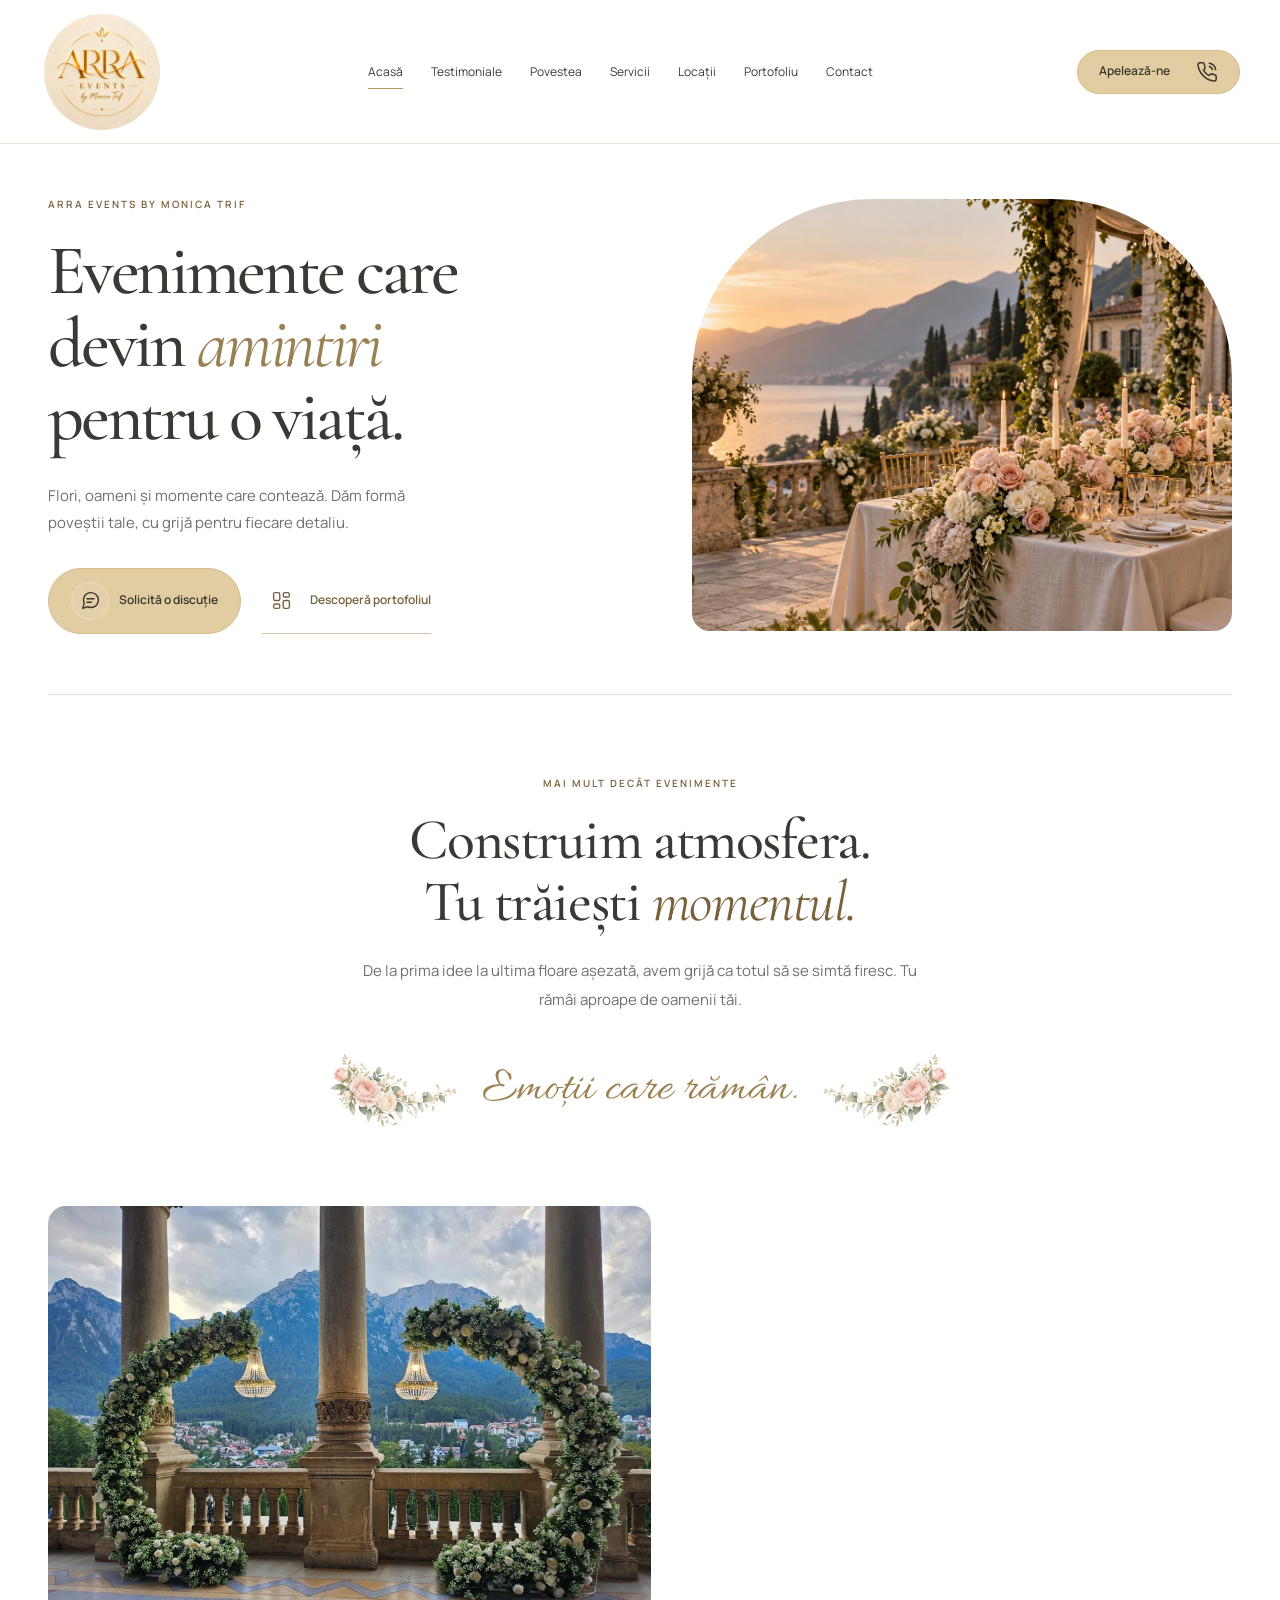
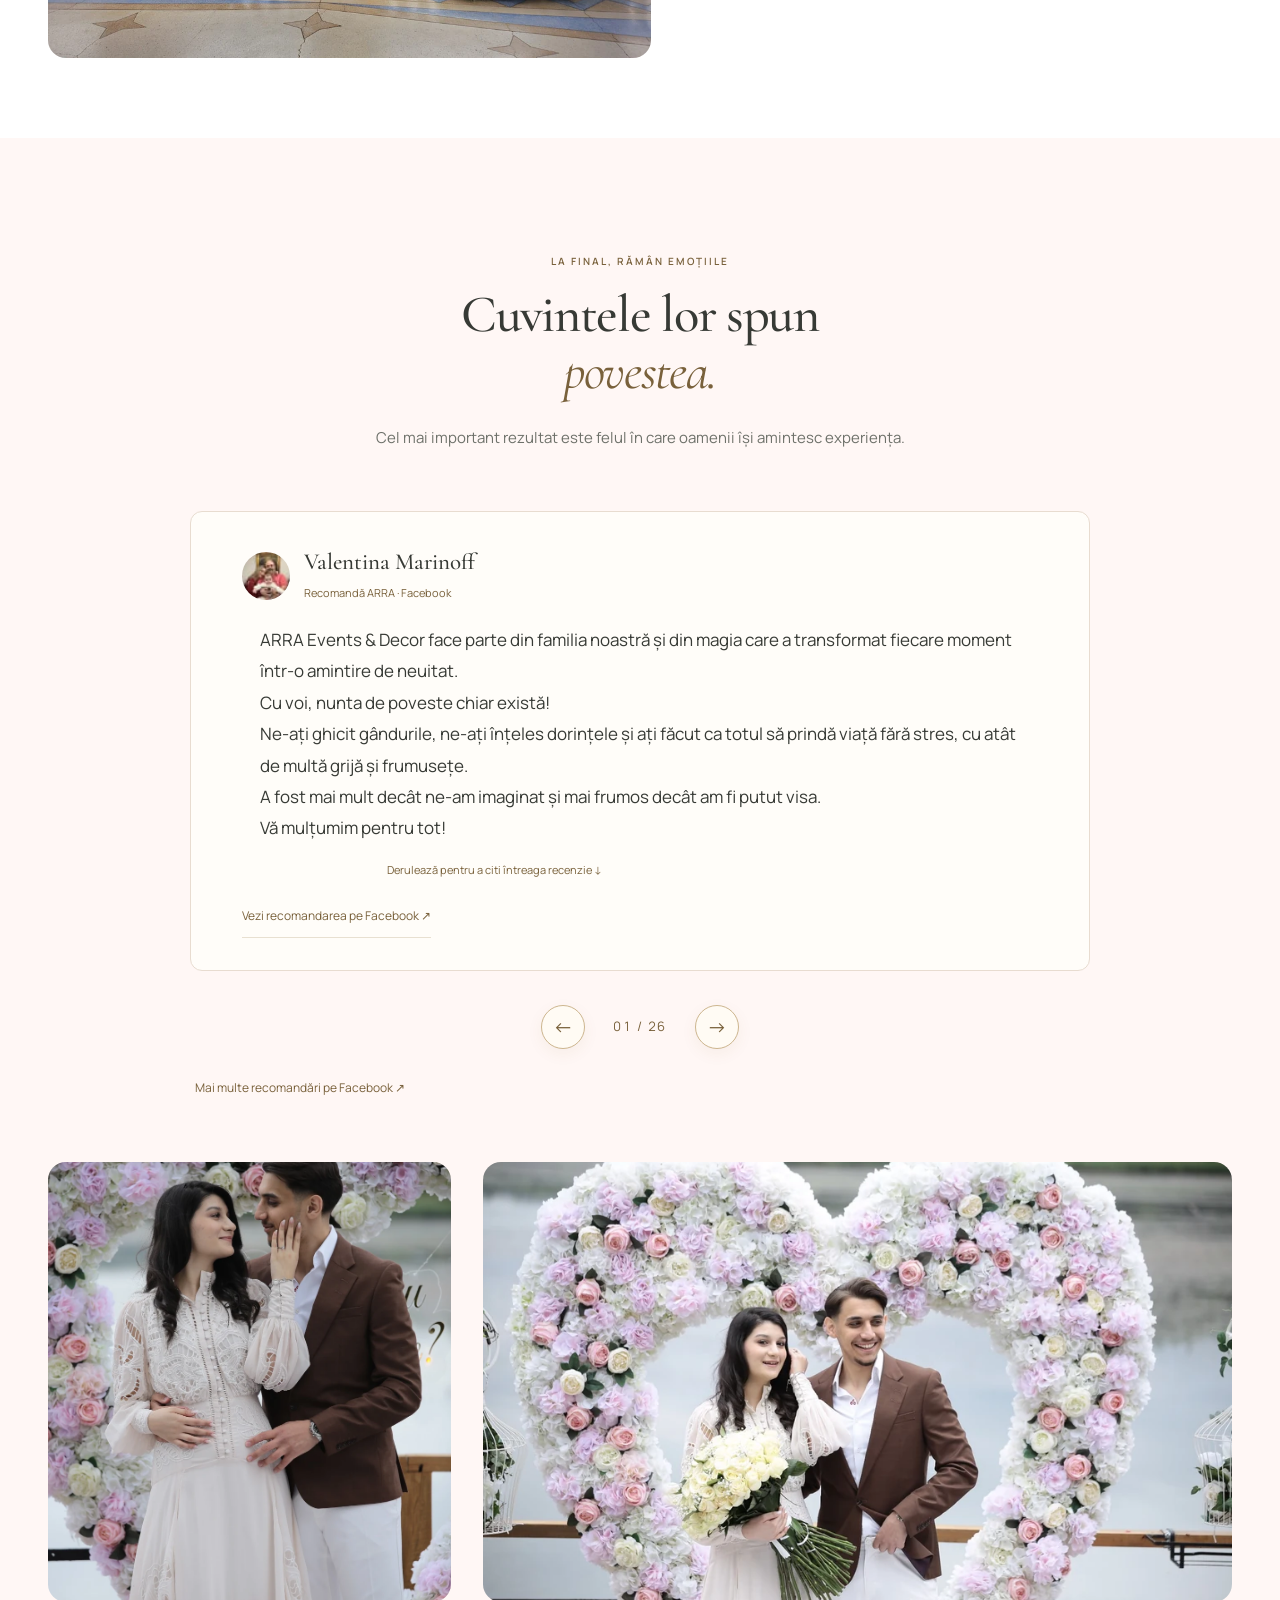
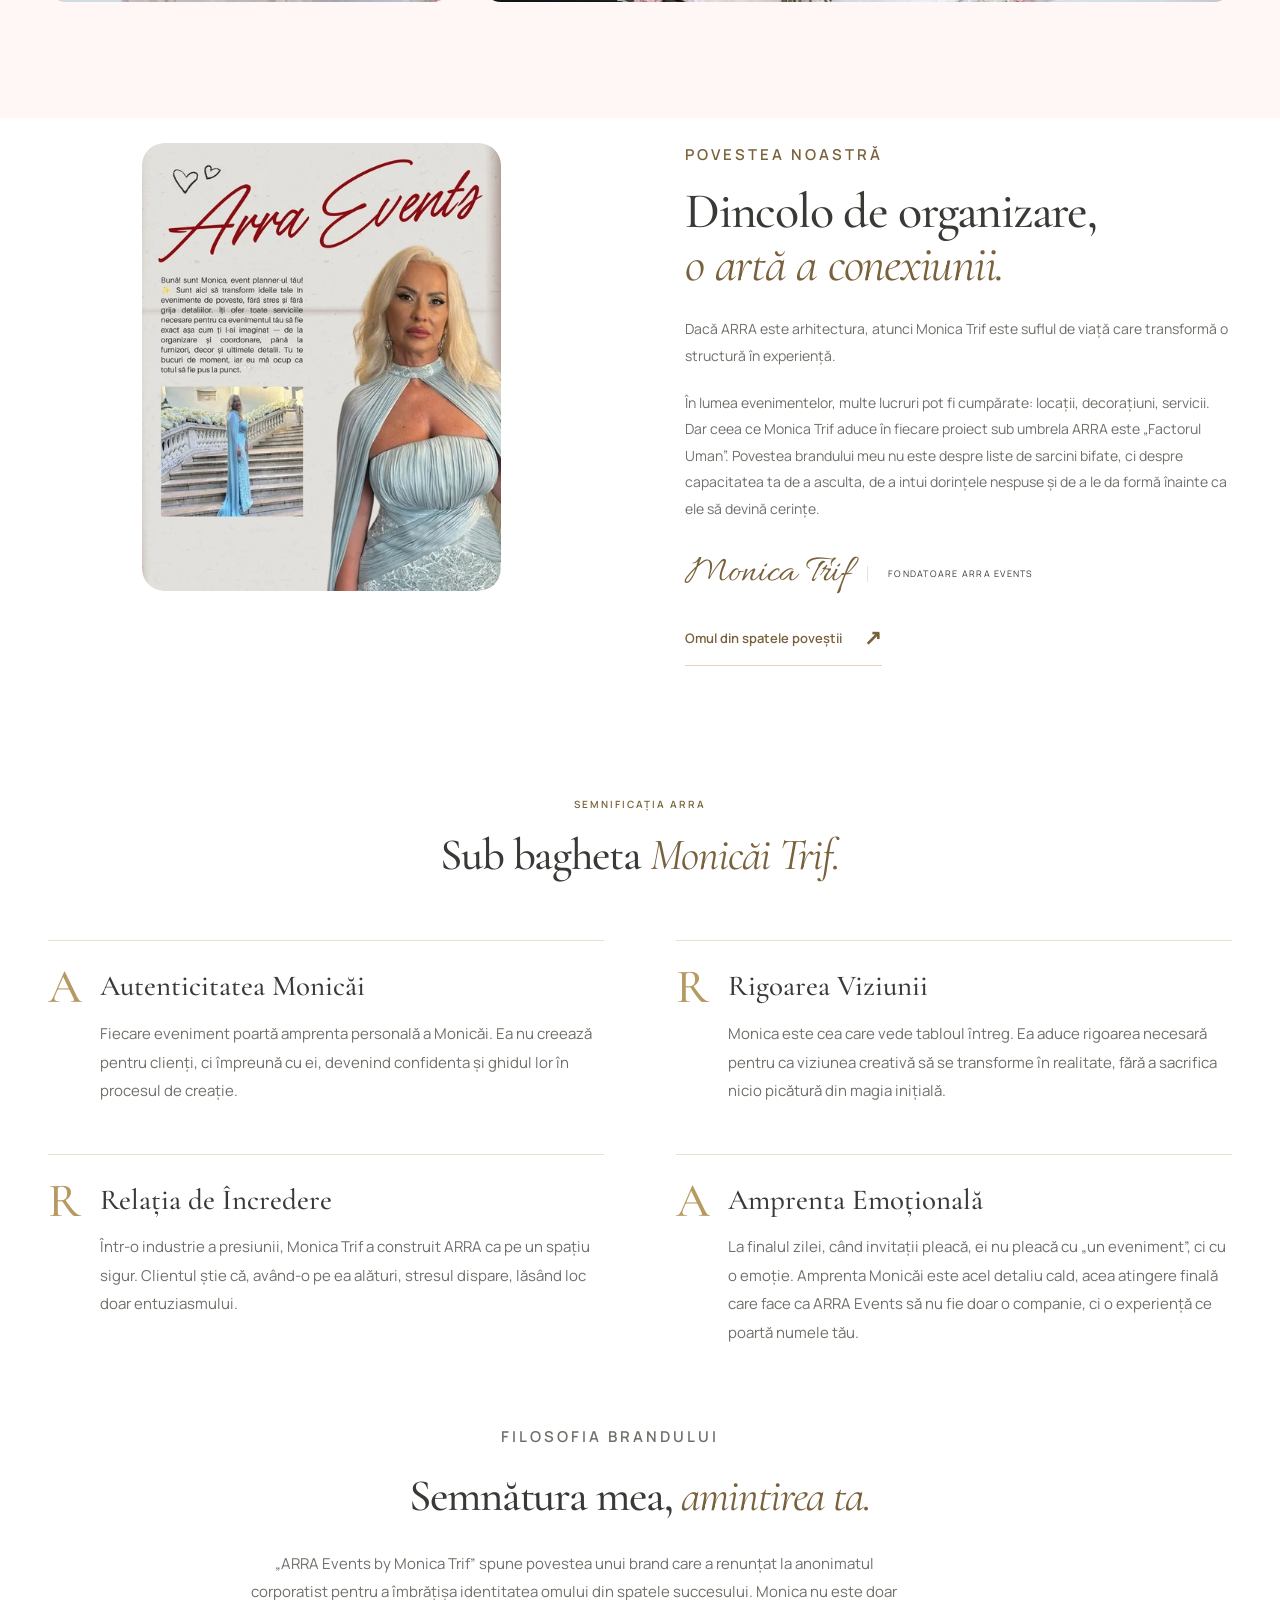
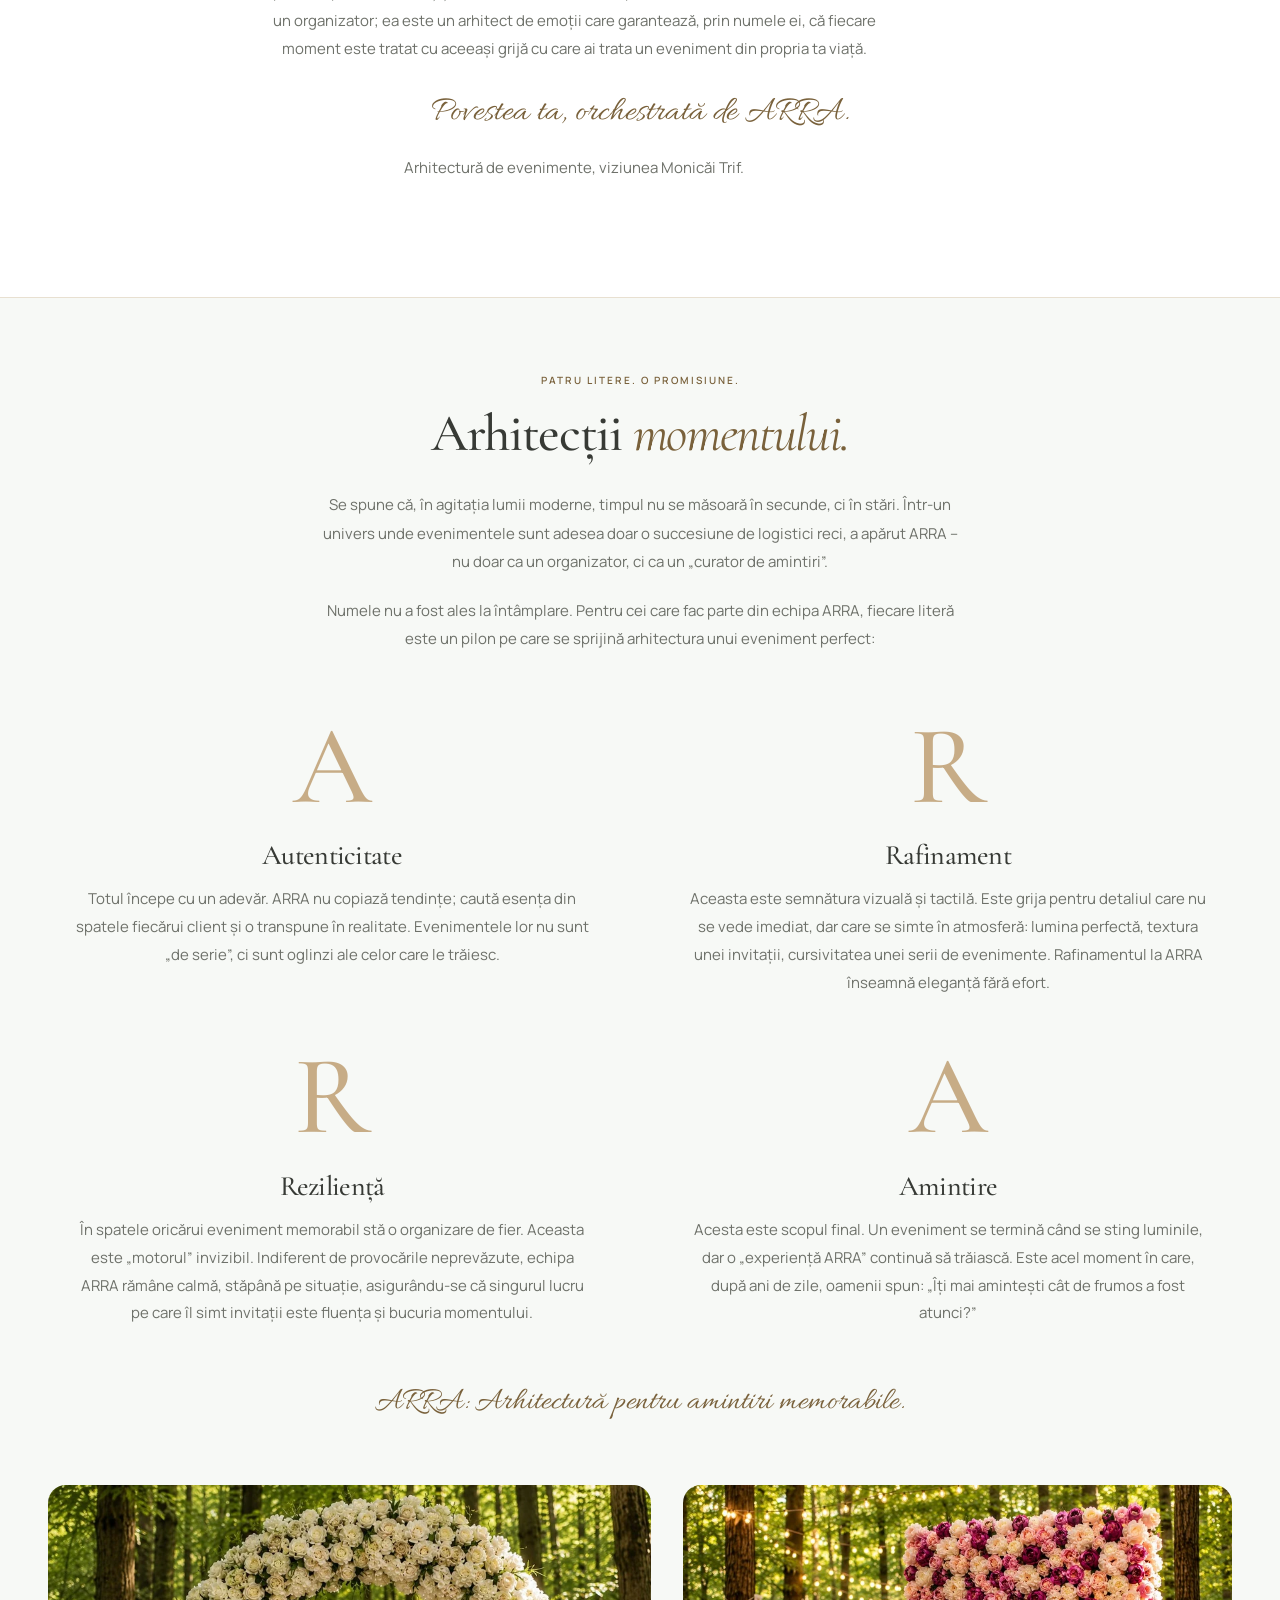
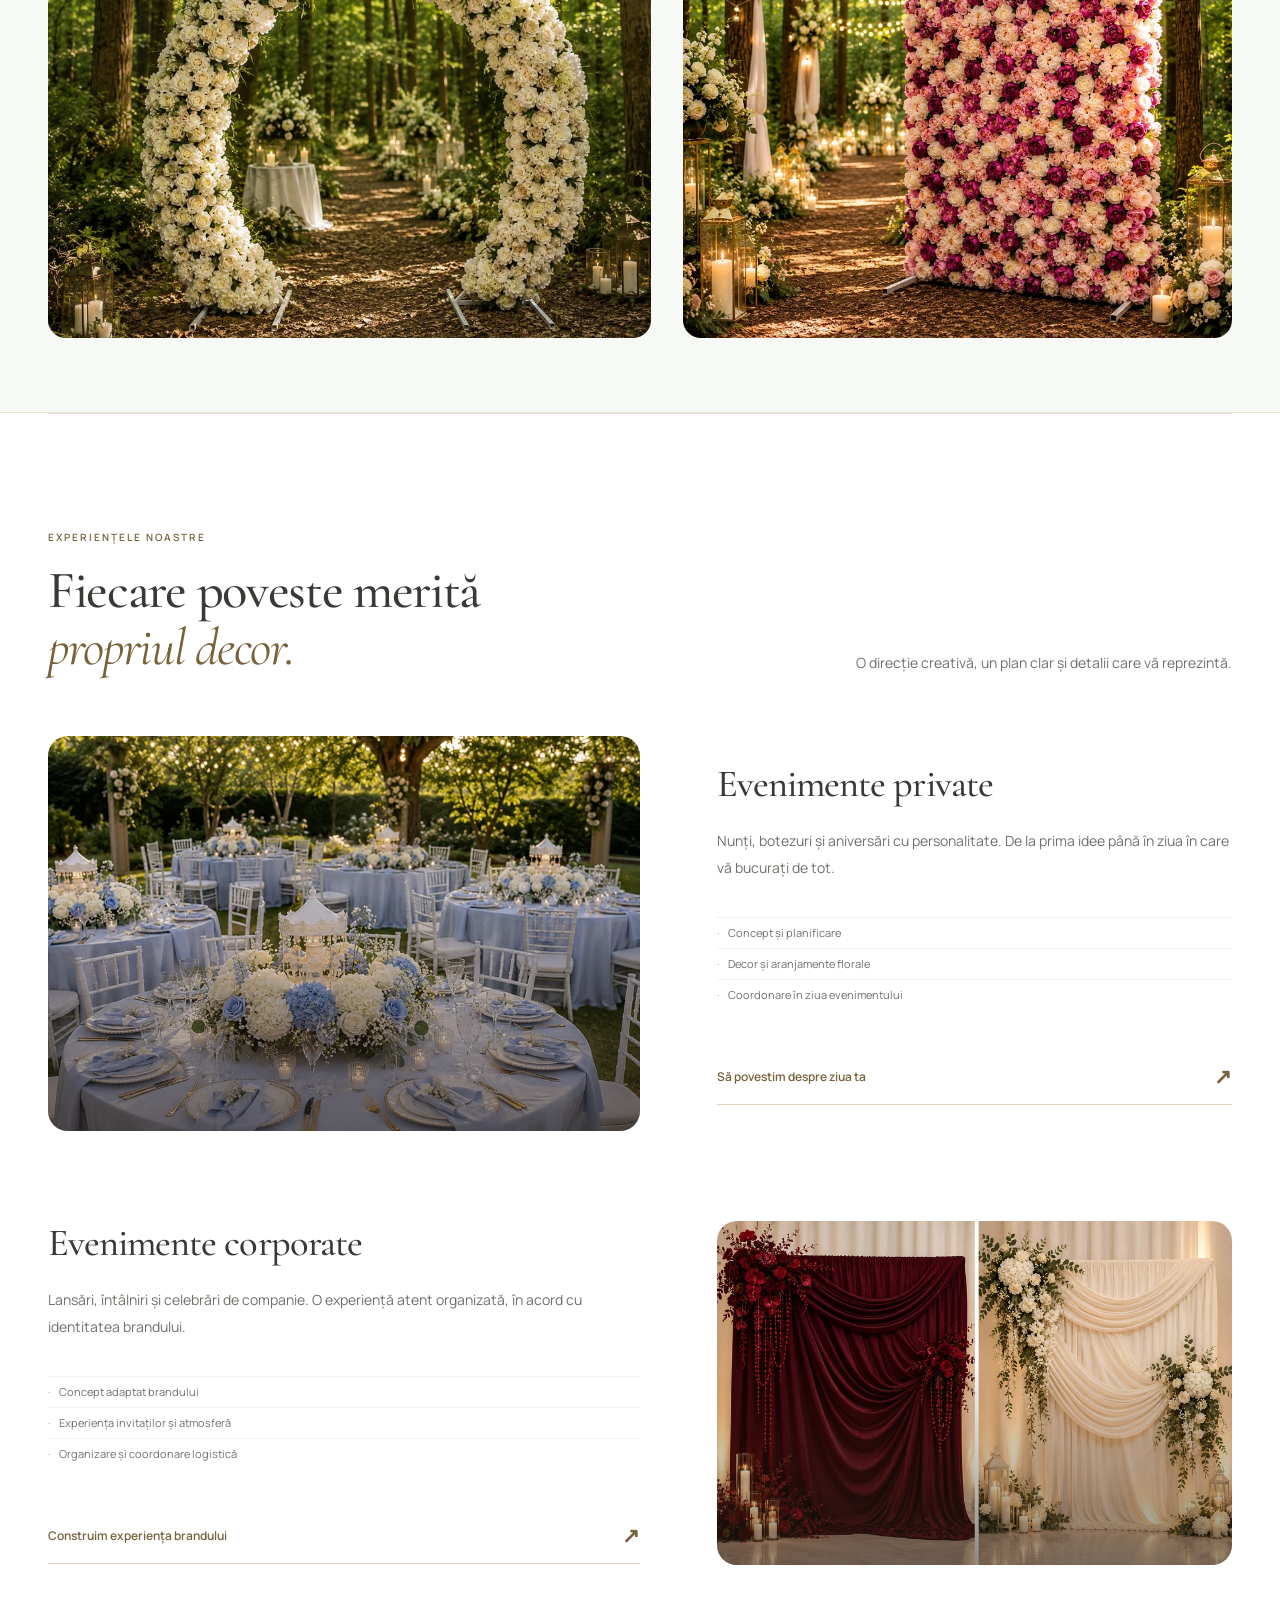
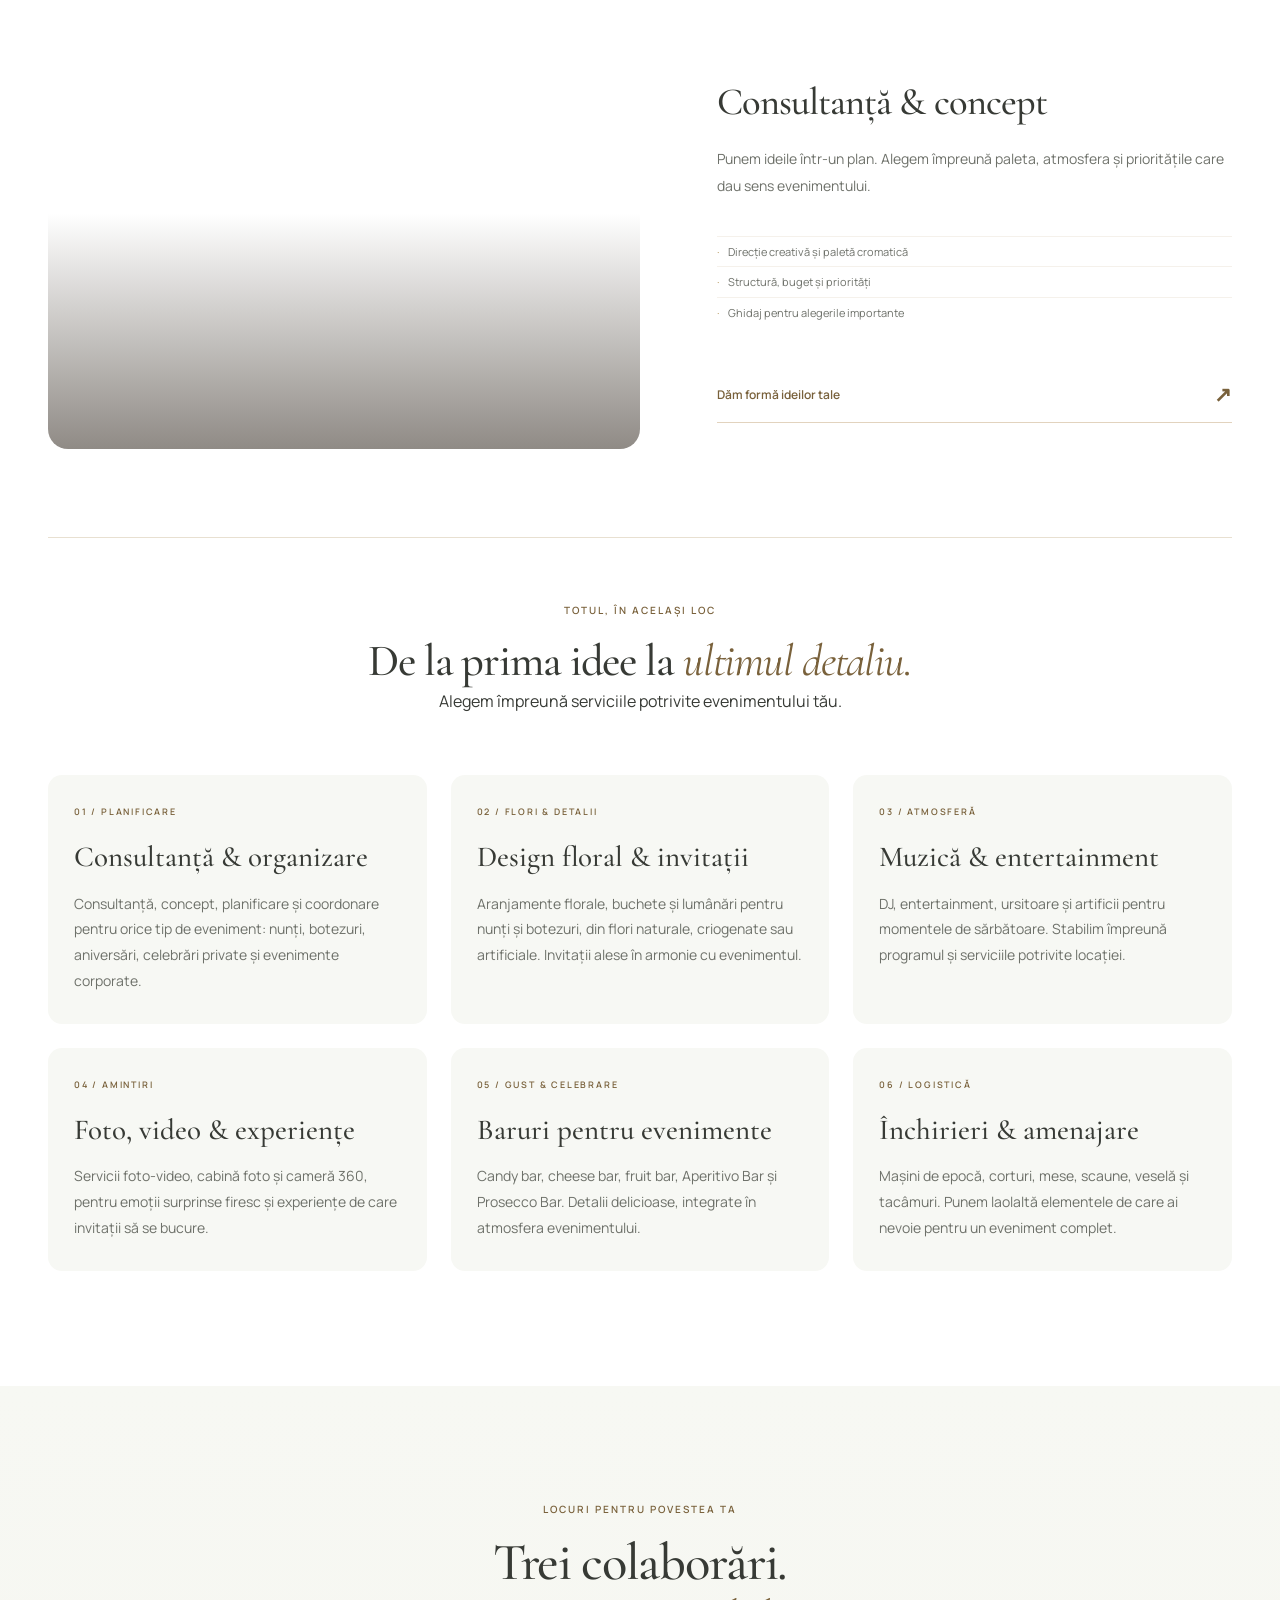
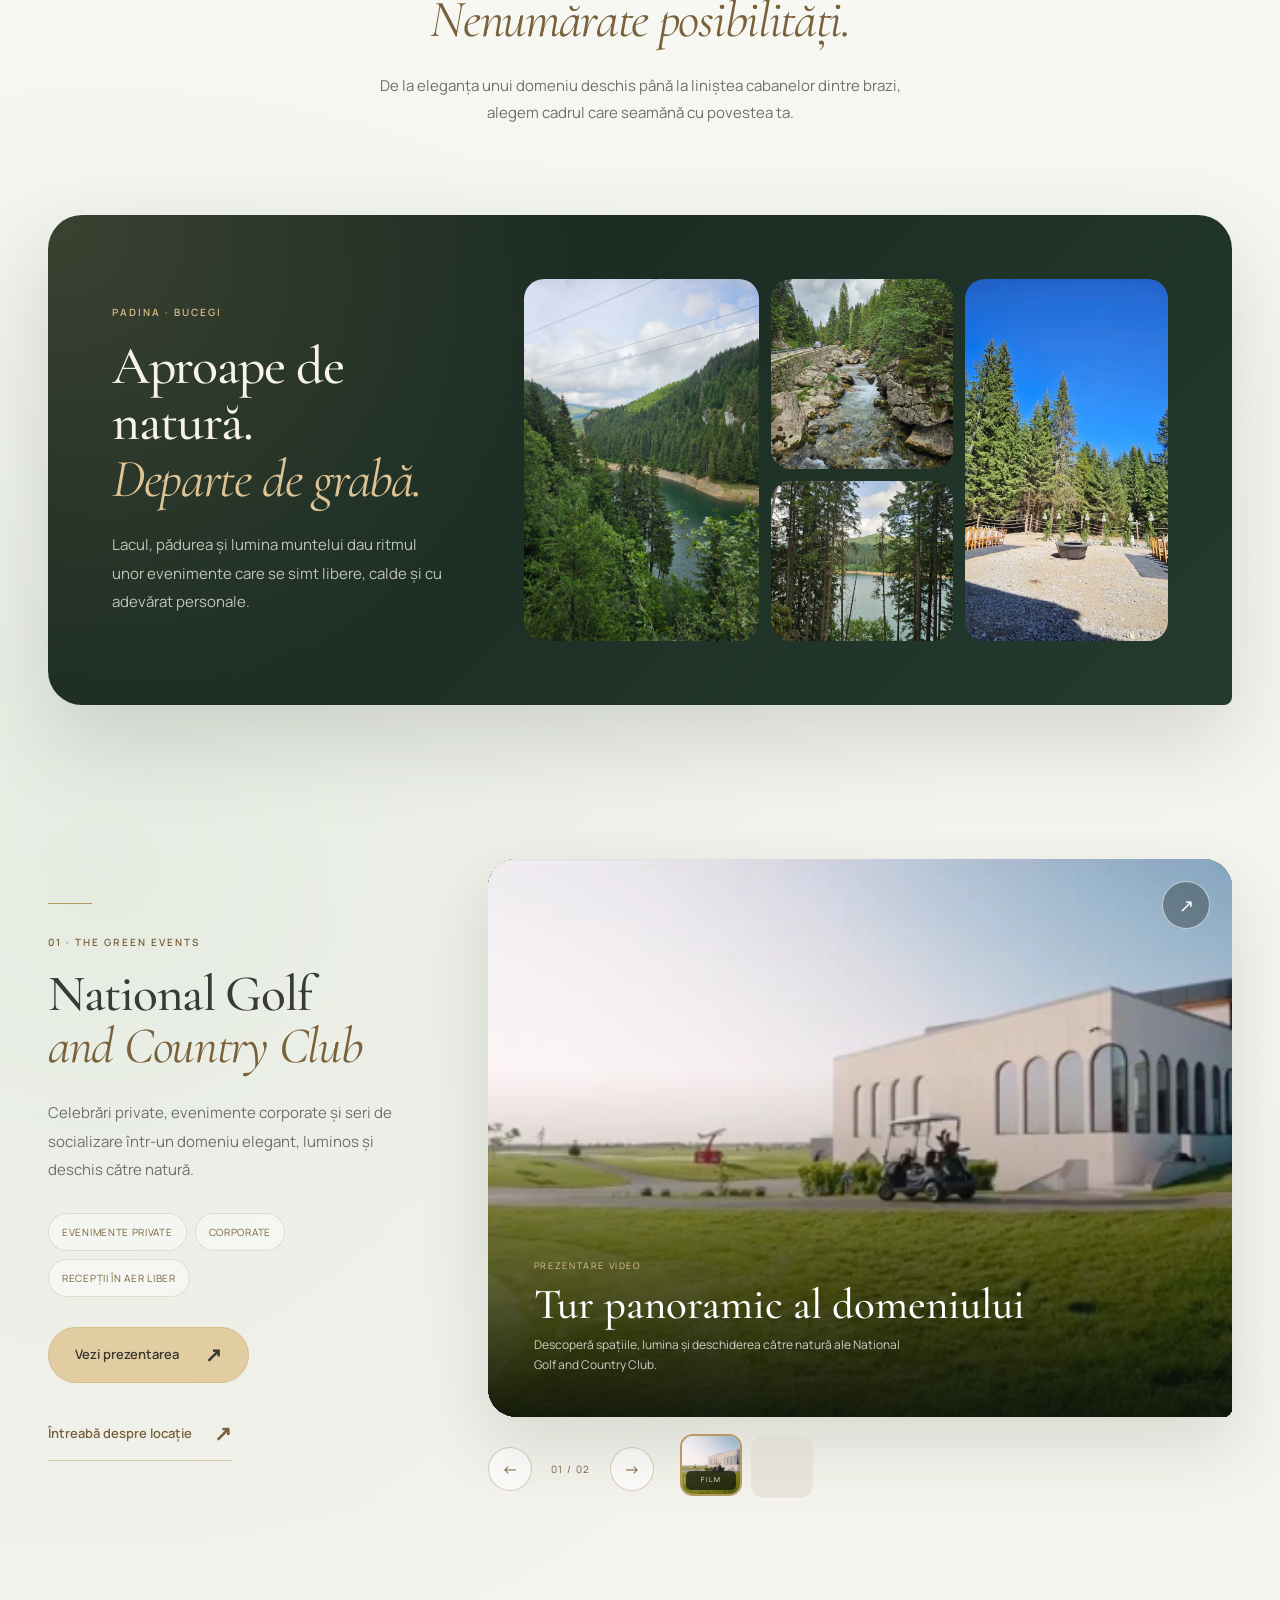
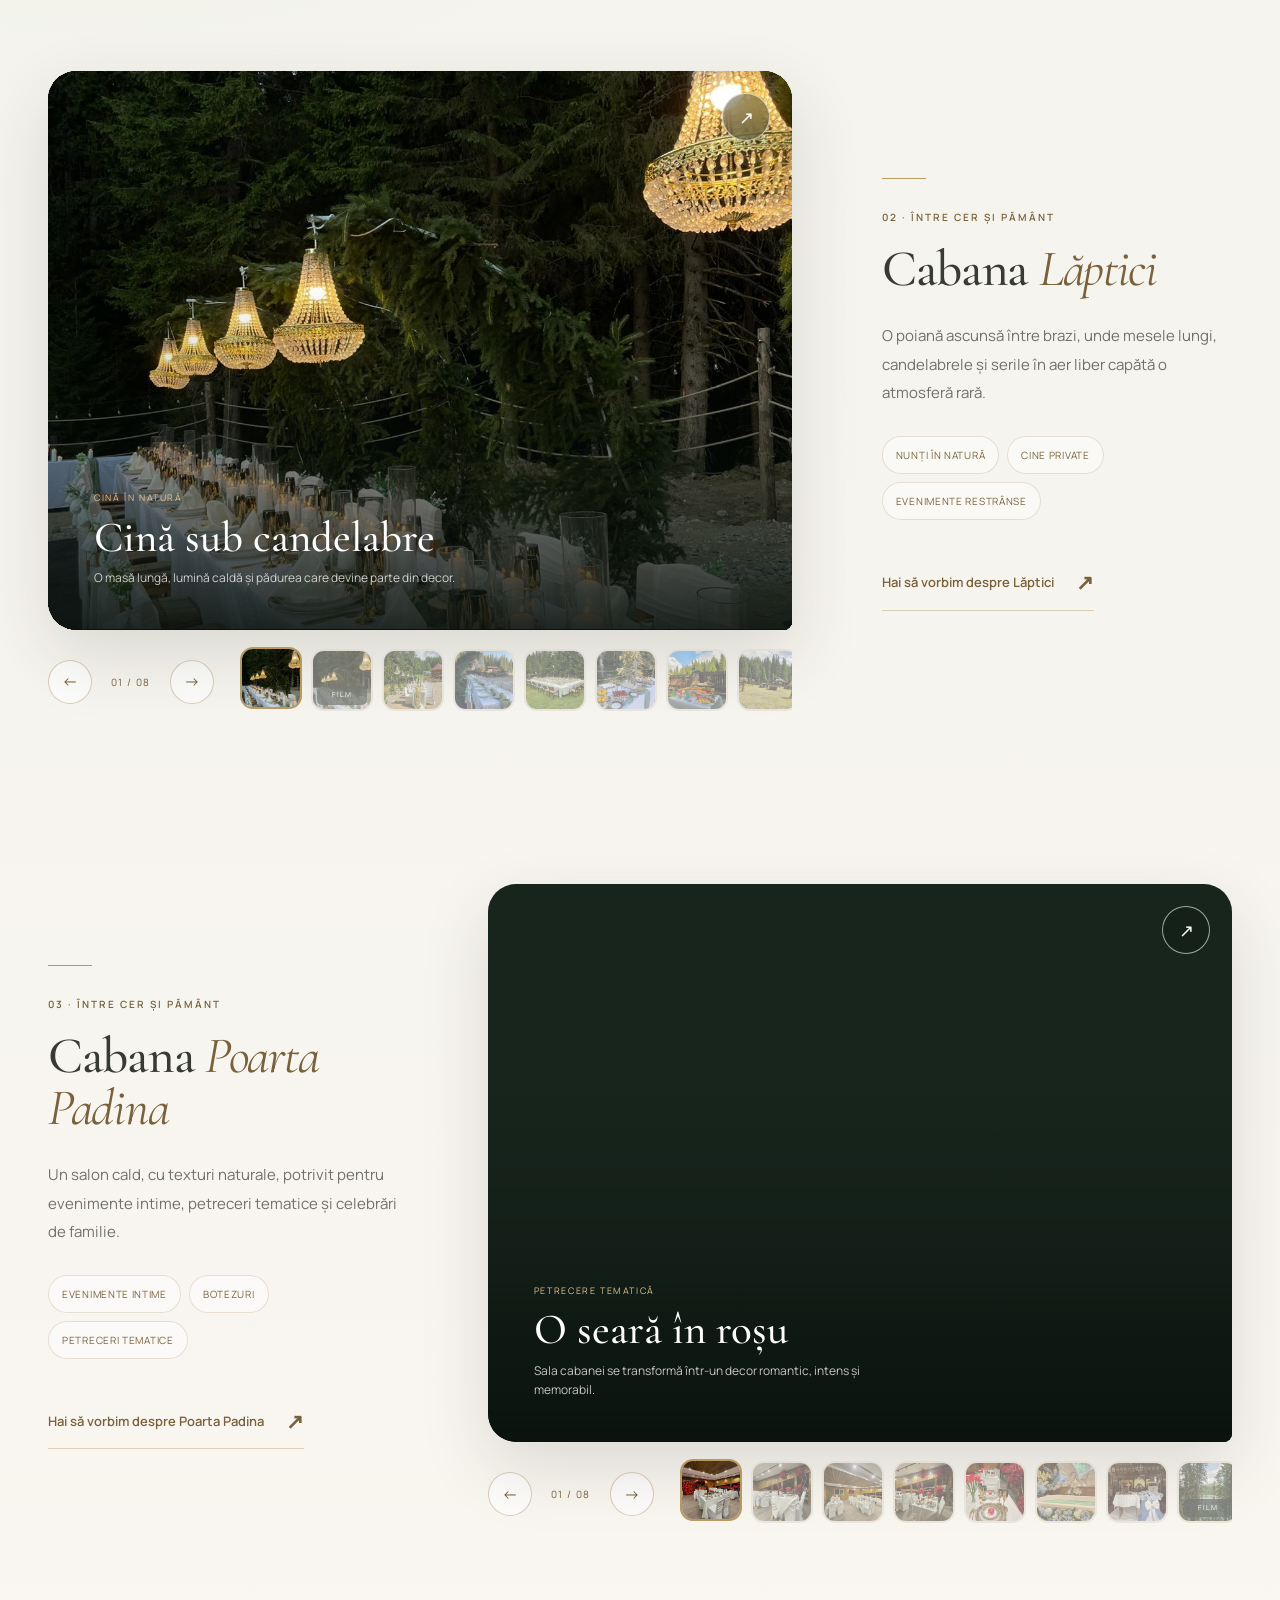
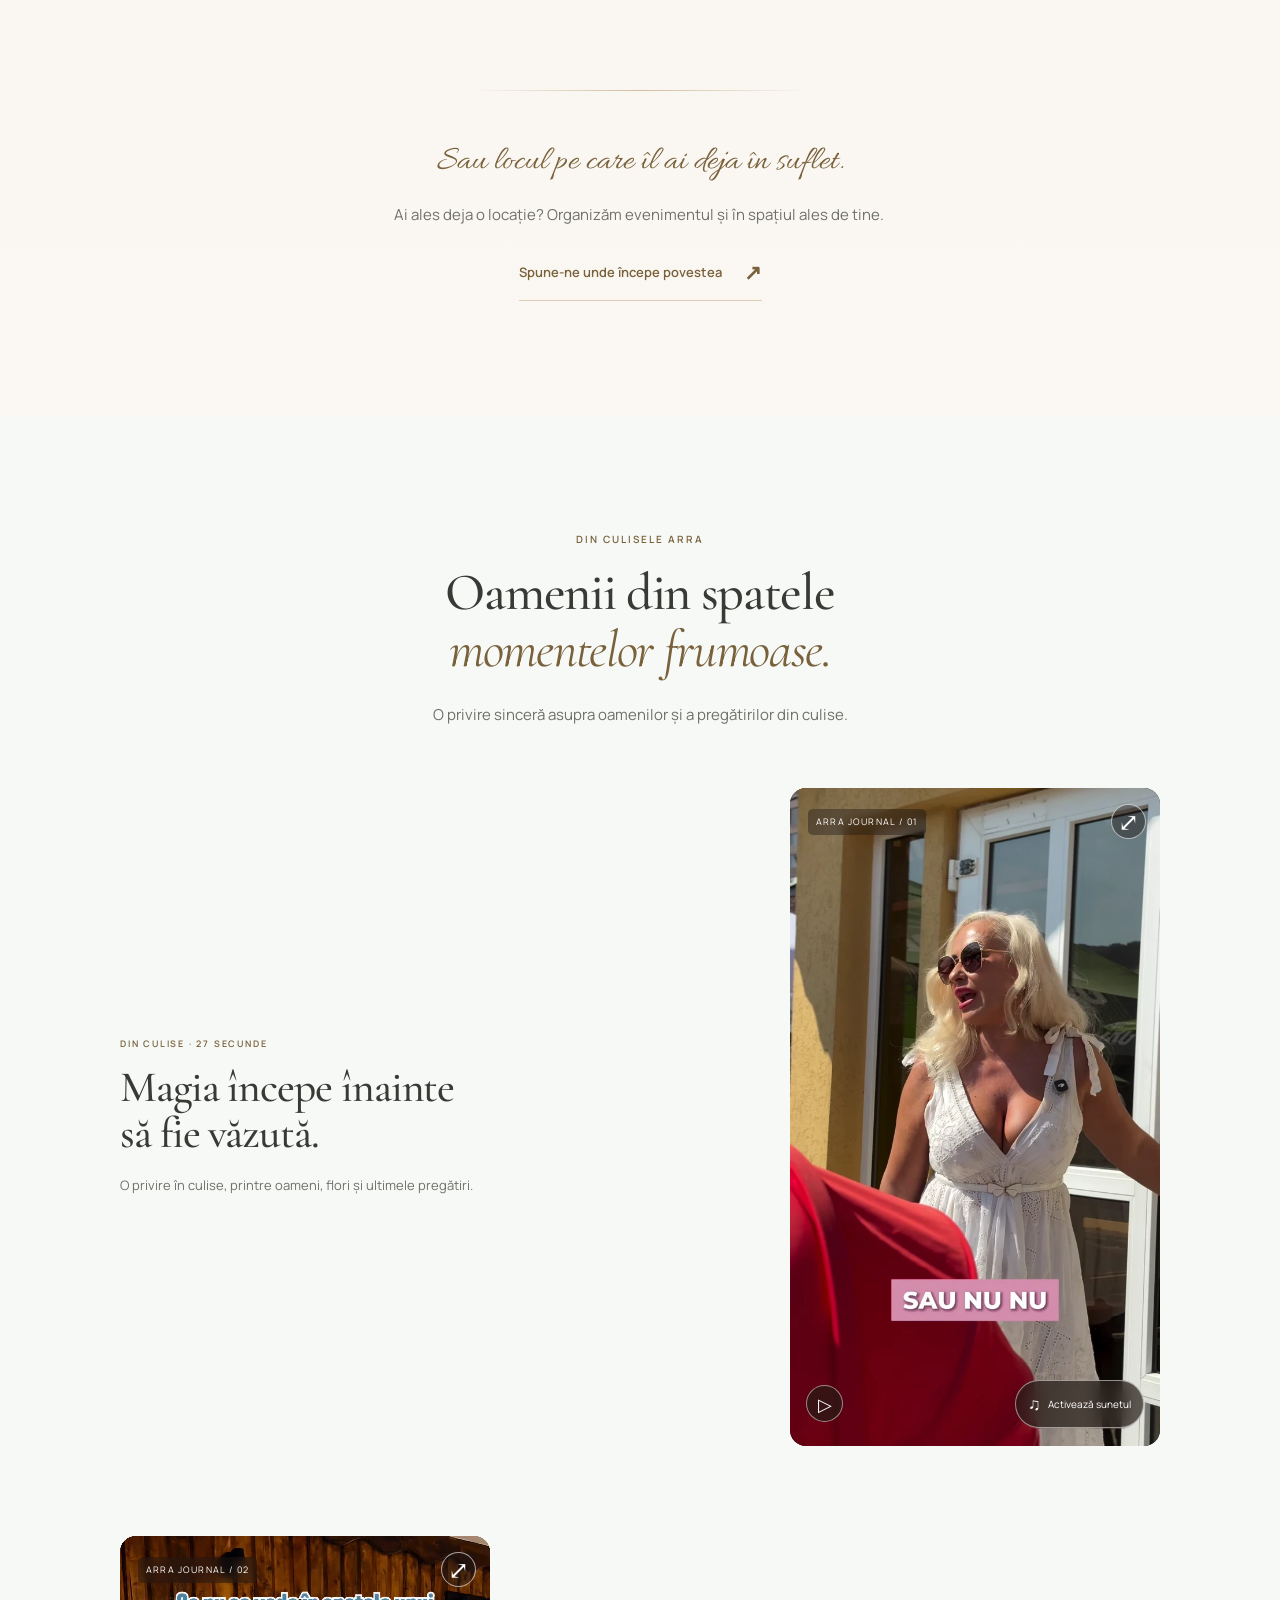
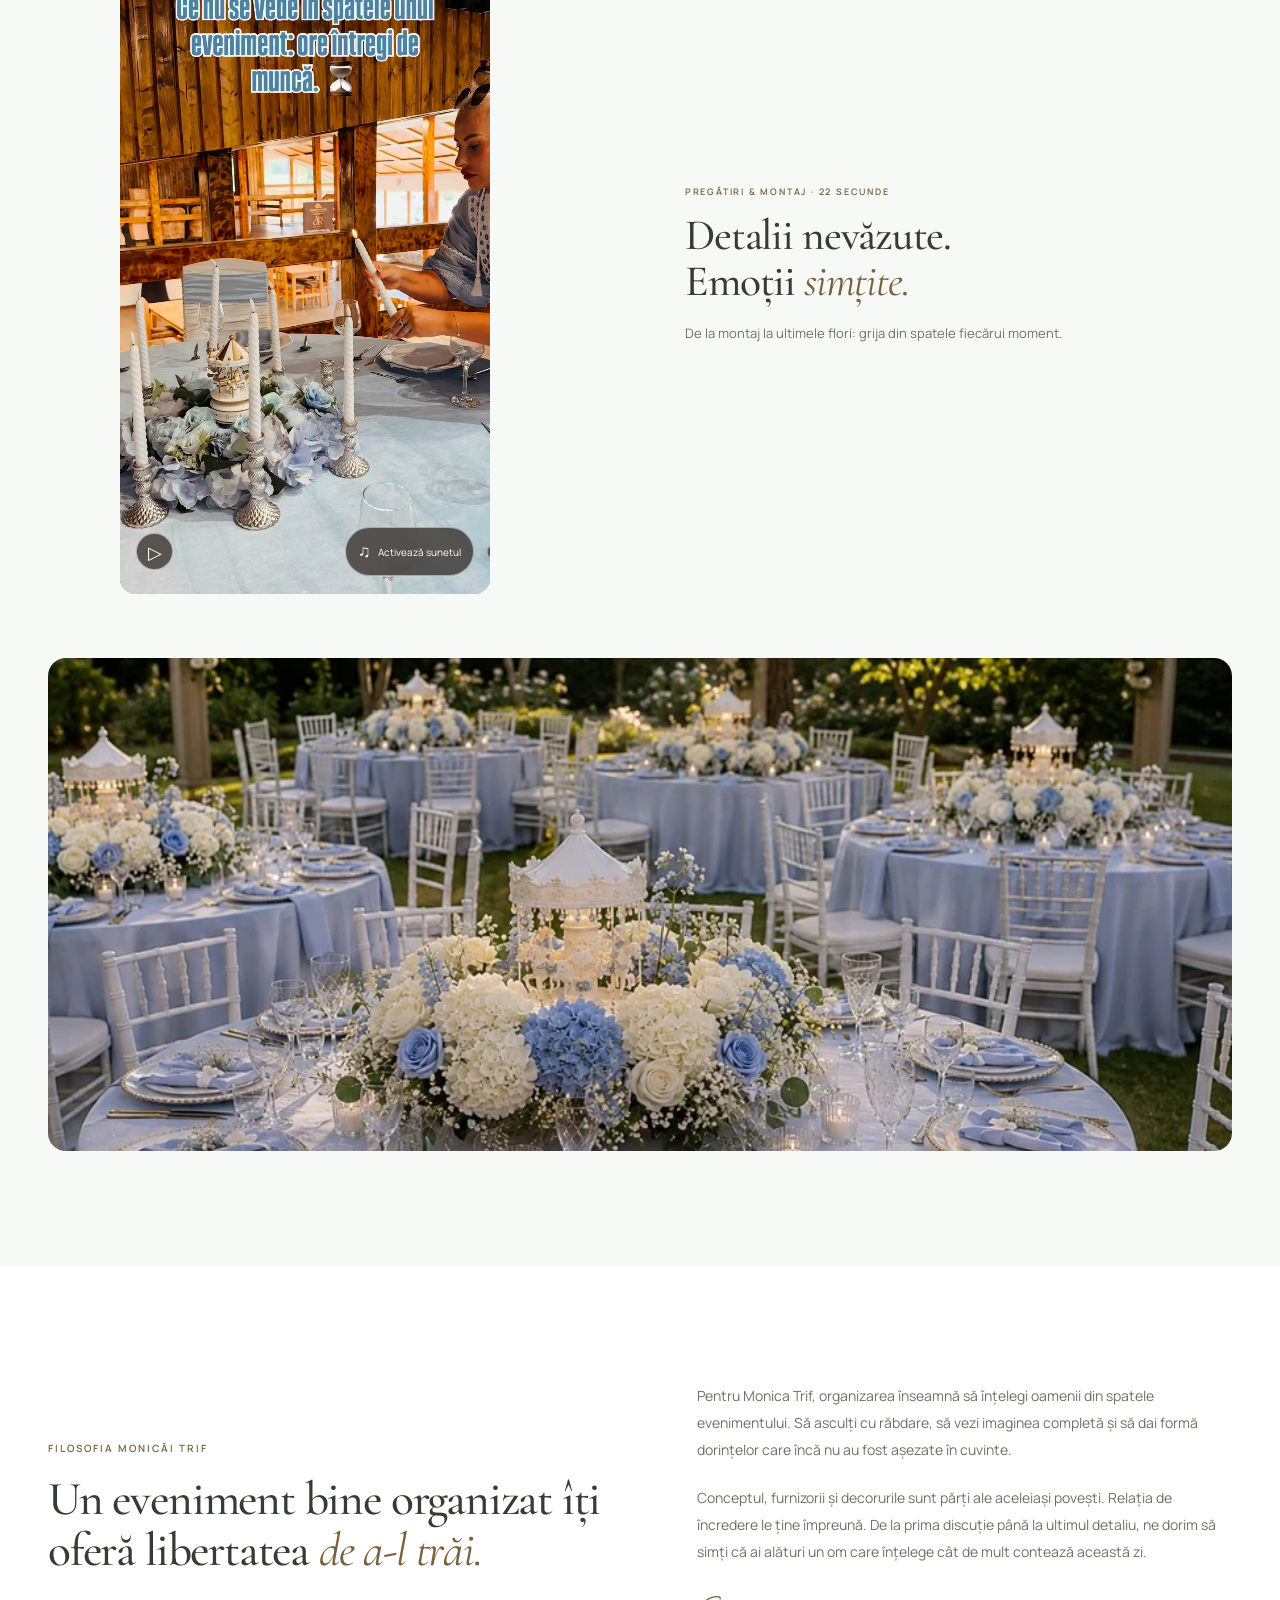
<file: index.html>
<!DOCTYPE html>
<html lang="ro">
  <head>
    <meta charset="utf-8">
    <meta
      name="viewport"
      content="width=device-width, initial-scale=1, viewport-fit=cover">
    <meta name="theme-color" content="#ffffff">
    <title>ARRA Events by Monica Trif | Evenimente cu suflet</title>
    <meta
      name="description"
      content="ARRA Events by Monica Trif transformă nunți, evenimente private și corporate în experiențe memorabile, prin concept, organizare, decor și atenție la detalii.">
    <link rel="canonical" href="https://arraeventsbymonicatrif.ro/">
    <meta property="og:type" content="website">
    <meta property="og:locale" content="ro_RO">
    <meta property="og:site_name" content="ARRA Events by Monica Trif">
    <meta
      property="og:title"
      content="ARRA Events by Monica Trif — Emoții care rămân">
    <meta
      property="og:description"
      content="Evenimente care devin amintiri pentru o viață. Organizăm cu viziune, construim cu grijă, creăm împreună cu tine.">
    <meta property="og:url" content="https://arraeventsbymonicatrif.ro/">
    <meta
      property="og:image"
      content="https://arraeventsbymonicatrif.ro/assets/images/arra-social-logo.png">
    <meta
      property="og:image:secure_url"
      content="https://arraeventsbymonicatrif.ro/assets/images/arra-social-logo.png">
    <meta property="og:image:type" content="image/png">
    <meta property="og:image:width" content="1254">
    <meta property="og:image:height" content="1254">
    <meta
      property="og:image:alt"
      content="Sigla ARRA Events by Monica Trif, aurie pe fundal crem">
    <meta name="twitter:card" content="summary_large_image">
    <meta name="twitter:title" content="ARRA Events by Monica Trif">
    <meta
      name="twitter:description"
      content="Evenimente care devin amintiri pentru o viață.">
    <meta
      name="twitter:image"
      content="https://arraeventsbymonicatrif.ro/assets/images/arra-social-logo.png">
    <meta name="twitter:image:alt" content="ARRA Events by Monica Trif">
    <link rel="icon" type="image/svg+xml" href="assets/icons/favicon.svg">
    <link
      rel="preload"
      href="assets/fonts/cormorant-medium.ttf"
      as="font"
      type="font/ttf"
      crossorigin>
    <link
      rel="preload"
      href="assets/images/hero-editorial.webp"
      imagesizes="(max-width: 767px) 100vw, 46vw"
      as="image"
      fetchpriority="high">
    <link rel="stylesheet" href="assets/css/style.css?v=20260916-pastel">
    <link rel="stylesheet" href="assets/css/whatsapp.css?v=20260916-pastel">
    <link rel="stylesheet" href="assets/css/editorial-preview.css?v=20260916-pastel">
    <link rel="stylesheet" href="assets/css/client-refinements.css?v=20260923-mobile-motto-floral">
    <script src="assets/js/brand-intro.js?v=20260917-client" defer></script>
    <script src="assets/js/data.js?v=20260919-reviews-curated" defer></script>
    <script src="assets/js/location-carousels.js?v=20260919-venues" defer></script>
    <script src="assets/js/preview-gallery.js?v=20260916-pastel" defer></script>
    <script src="assets/js/reel-carousel.js?v=20260917-reel-playback" defer></script>
    <script src="assets/js/testimonial-carousel.js?v=20260917-reviews-monica" defer></script>
    <script src="assets/js/main.js?v=20260917-reviews-all" defer></script>
    <script src="assets/js/animations.js?v=20260916-approved-reviews" defer></script>
    <script type="application/ld+json">
      {
        "@context": "https://schema.org",
        "@type": "Organization",
        "name": "ARRA Events by Monica Trif",
        "legalName": "ARRA EVENTS S.R.L.",
        "url": "https://arraeventsbymonicatrif.ro/",
        "logo": "https://arraeventsbymonicatrif.ro/assets/images/arra-logo.webp",
        "email": "contact@arraeventsbymonicatrif.ro",
        "telephone": "+40753037078",
        "founder": { "@type": "Person", "name": "Monica Trif" },
        "sameAs": ["https://www.instagram.com/arraeventsbymonicatrif/"]
      }
    </script>
  </head>
  <body class="editorial-preview">
    <div id="brand-intro" class="brand-intro" hidden>
      <div class="brand-curtain curtain-left" aria-hidden="true"><img src="assets/images/arra-social-logo.png" width="1254" height="1254" alt=""></div>
      <div class="brand-curtain curtain-right" aria-hidden="true"><img src="assets/images/arra-social-logo.png" width="1254" height="1254" alt=""></div>
      <button type="button" class="intro-skip">Intră pe site <span aria-hidden="true">↗</span></button>
    </div>
    <a class="skip-link" href="#continut">Mergi la conținut</a>
    <div class="scroll-progress" aria-hidden="true"></div>
    <header class="site-header" id="header">
      <div class="header-inner">
        <a
          class="brand"
          href="#acasa"
          aria-label="ARRA Events by Monica Trif — Acasă"
          ><img
            src="assets/images/arra-logo.webp"
            width="116"
            height="116"
            alt="ARRA Events by Monica Trif"></a>
        <nav class="desktop-nav" aria-label="Navigare principală">
          <a class="active" href="#acasa">Acasă</a
          ><a href="#testimoniale">Testimoniale</a
          ><a href="#povestea">Povestea</a><a href="#servicii">Servicii</a
          ><a href="#locatii">Locații</a><a href="#portofoliu">Portofoliu</a
          ><a href="#contact">Contact</a>
        </nav>
        <a
          class="button gold header-cta"
          href="tel:+40753037078"
          aria-label="Apelează-ne la +40 753 037 078"
        >
          <span class="header-call-label">Apelează-ne</span>
          <svg
            class="header-call-icon"
            width="22"
            height="22"
            viewBox="0 0 24 24"
            fill="none"
            stroke="currentColor"
            stroke-width="1.65"
            stroke-linecap="round"
            stroke-linejoin="round"
            aria-hidden="true"
            focusable="false"
          >
            <path
              d="M22 16.92v3a2 2 0 0 1-2.18 2 19.79 19.79 0 0 1-8.63-3.07 19.5 19.5 0 0 1-6-6A19.79 19.79 0 0 1 2.12 4.2 2 2 0 0 1 4.11 2h3a2 2 0 0 1 2 1.72c.12.96.35 1.91.69 2.81a2 2 0 0 1-.45 2.11L8.08 9.91a16 16 0 0 0 6 6l1.27-1.27a2 2 0 0 1 2.11-.45c.9.34 1.85.57 2.81.69A2 2 0 0 1 22 16.92Z"
            ></path>
            <path
              d="M14.5 2.5a8.5 8.5 0 0 1 7 7M14.5 6a5 5 0 0 1 3.5 3.5"
            ></path>
          </svg>
        </a>
        <button
          class="menu-toggle"
          type="button"
          aria-expanded="false"
          aria-controls="mobile-menu"
          aria-label="Deschide meniul"
        >
          <span></span><span></span><span></span>
        </button>
      </div>
    </header>
    <dialog id="mobile-menu" class="mobile-menu" aria-label="Meniu de navigare">
      <button
        type="button"
        class="close-button"
        data-close-menu
        aria-label="Închide meniul"
      >
        ×
      </button>
      <img
        src="assets/images/arra-logo.webp"
        width="130"
        height="130"
        alt="ARRA Events">
      <nav aria-label="Navigare mobil">
        <a href="#acasa">Acasă</a><a href="#testimoniale">Testimoniale</a
        ><a href="#povestea">Povestea</a
        ><a href="#servicii">Servicii</a><a href="#locatii">Locații</a><a href="#portofoliu">Portofoliu</a
        ><a href="#contact">Contact</a>
      </nav>
      <a class="button gold" href="tel:+40753037078"
        >Hai să vorbim <span>↗</span></a
      >
      <div class="brand-motto menu-motto">
        <img
          class="motto-floral"
          src="assets/images/motto-floral.webp"
          width="1536"
          height="1024"
          loading="lazy"
          alt="">
        <p class="signature">Emoții care rămân.</p>
        <img
          class="motto-floral motto-floral-right"
          src="assets/images/motto-floral.webp"
          width="1536"
          height="1024"
          loading="lazy"
          alt="">
      </div>
    </dialog>
    <main id="continut">
      <section class="hero wide" id="acasa" aria-labelledby="hero-title">
        <div class="hero-image">
          <img
            src="assets/images/hero-editorial.webp"
            sizes="(max-width: 767px) 100vw, 46vw"
            width="1672"
            height="941"
            fetchpriority="high"
            alt="Masă lungă cu aranjamente florale, lumânări și candelabru, pe o terasă deasupra lacului — imagine de atmosferă">
        </div>
        <div class="hero-shade"></div>
        <div class="hero-content">
          <p class="eyebrow light hero-enter">ARRA EVENTS BY MONICA TRIF</p>
          <h1 id="hero-title">
            <span>Evenimente care</span><span>devin <em>amintiri</em></span
            ><span>pentru o viață.</span>
          </h1>
          <p class="hero-copy hero-enter">
            Flori, oameni și momente care contează. Dăm formă poveștii tale, cu
            grijă pentru fiecare detaliu.
          </p>
          <div class="hero-actions hero-enter">
            <a class="button gold hero-action" href="#contact">
              <span class="hero-action-icon" aria-hidden="true"
                ><svg
                  width="21"
                  height="21"
                  viewBox="0 0 24 24"
                  fill="none"
                  stroke="currentColor"
                  stroke-width="1.6"
                  stroke-linecap="round"
                  stroke-linejoin="round"
                >
                  <path
                    d="M21 11.5a8.4 8.4 0 0 1-.9 3.8 8.5 8.5 0 0 1-7.6 4.7 8.4 8.4 0 0 1-3.8-.9L3 21l1.9-5.7a8.4 8.4 0 0 1-.9-3.8 8.5 8.5 0 0 1 4.7-7.6 8.4 8.4 0 0 1 3.8-.9h.5a8.5 8.5 0 0 1 8 8v.5Z"
                  ></path>
                  <path d="M8 10h8M8 14h5"></path></svg
              ></span>
              <span class="hero-action-label">Solicită o discuție</span>
            </a>
            <a class="button outline-light hero-action" href="#portofoliu">
              <span class="hero-action-icon" aria-hidden="true"
                ><svg
                  width="21"
                  height="21"
                  viewBox="0 0 24 24"
                  fill="none"
                  stroke="currentColor"
                  stroke-width="1.6"
                  stroke-linecap="round"
                  stroke-linejoin="round"
                >
                  <rect x="3" y="3" width="7" height="9" rx="1.8"></rect>
                  <rect x="14" y="3" width="7" height="5" rx="1.8"></rect>
                  <rect x="14" y="12" width="7" height="9" rx="1.8"></rect>
                  <rect x="3" y="16" width="7" height="5" rx="1.8"></rect></svg
              ></span>
              <span class="hero-action-label">Descoperă portofoliul</span>
            </a>
          </div>
        </div>
        <div class="hero-values" aria-hidden="true">
          <span
            ><svg
              viewBox="0 0 24 24"
              fill="none"
              stroke="currentColor"
              stroke-width="1.4"
              stroke-linejoin="round"
            >
              <path d="m12 3 8 8-8 10-8-10 8-8Z"></path>
              <path d="M4 11h16M8 7l4 14 4-14"></path></svg
            ><span>Eleganță</span></span
          >
          <span
            ><svg
              viewBox="0 0 24 24"
              fill="none"
              stroke="currentColor"
              stroke-width="1.4"
            >
              <circle cx="12" cy="12" r="8"></circle>
              <path d="m15.5 8.5-2 5-5 2 2-5 5-2Z"></path></svg
            ><span>Viziune</span></span
          >
          <span
            ><svg
              viewBox="0 0 24 24"
              fill="none"
              stroke="currentColor"
              stroke-width="1.4"
              stroke-linejoin="round"
            >
              <path
                d="M12 20S3 14.7 3 8.7C3 3.6 9.3 2.8 12 7c2.7-4.2 9-3.4 9 1.7C21 14.7 12 20 12 20Z"
              ></path></svg
            ><span>Emoție</span></span
          >
          <span
            ><svg
              viewBox="0 0 24 24"
              fill="none"
              stroke="currentColor"
              stroke-width="1.4"
              stroke-linejoin="round"
            >
              <path
                d="m12 2 2.7 7.3L22 12l-7.3 2.7L12 22l-2.7-7.3L2 12l7.3-2.7L12 2Z"
              ></path></svg
            ><span>Detalii</span></span
          >
        </div>
        <div class="hero-bottom">
          <span class="hero-note"
            >Povestea ta. Grija noastră. Un moment de neuitat.</span
          ><a href="#introducere" class="scroll-cue"
            ><span class="scroll-line"></span> DESCOPERĂ</a
          >
        </div>
        <a href="#filmele-arra" class="hero-film"
          ><span class="play-small">▷</span
          ><span
            >O privire în culise<small
              >Două povești. O singură semnătură.</small
            ></span
          ></a
        >
      </section>

      <section class="introduction section container" id="introducere">
        <div class="ornament reveal" aria-hidden="true">
          <span></span>✦<span></span>
        </div>
        <p class="eyebrow reveal">MAI MULT DECÂT EVENIMENTE</p>
        <h2 class="reveal">
          Construim atmosfera.<br>Tu trăiești <em>momentul.</em>
        </h2>
        <p class="intro-copy reveal">
          De la prima idee la ultima floare așezată, avem grijă ca totul să se
          simtă firesc. Tu rămâi aproape de oamenii tăi.
        </p>
        <div class="brand-motto reveal">
          <img
            class="motto-floral"
            src="assets/images/motto-floral.webp"
            width="1536"
            height="1024"
            loading="lazy"
            alt="">
          <div class="motto-copy">
            <span class="motto-label">SEMNĂTURA ARRA</span>
            <p class="signature">Emoții care rămân.</p>
            <span class="motto-line" aria-hidden="true">✧</span>
          </div>
          <img
            class="motto-floral motto-floral-right"
            src="assets/images/motto-floral.webp"
            width="1536"
            height="1024"
            loading="lazy"
            alt="">
        </div>

        <div class="section-photos">
          <figure>
            <img
              src="assets/images/photo-client26-900.webp"
              srcset="
                assets/images/photo-client26-480.webp   480w,
                assets/images/photo-client26-900.webp   900w,
                assets/images/photo-client26-1440.webp 1440w
              "
              sizes="(max-width: 767px) 100vw, 50vw"
              width="900"
              height="675"
              loading="lazy"
              decoding="async"
              alt="Două arcade cu flori albe și candelabre pe o terasă cu vedere spre munți">
          </figure>
          <figure>
            <img
              src="assets/images/photo-client29-900.webp"
              srcset="
                assets/images/photo-client29-480.webp   480w,
                assets/images/photo-client29-900.webp   900w,
                assets/images/photo-client29-1440.webp 1440w
              "
              sizes="(max-width: 767px) 100vw, 50vw"
              width="900"
              height="675"
              loading="lazy"
              decoding="async"
              alt="Cerere în căsătorie în fața unei inimi cu flori albe, roz și lila, pe malul lacului">
          </figure>
        </div>
      </section>

      <section
        class="testimonials-section section"
        id="testimoniale"
        aria-labelledby="testimonials-title"
      >
        <div class="container">
          <div class="section-heading centered">
            <p class="eyebrow reveal">LA FINAL, RĂMÂN EMOȚIILE</p>
            <h2 id="testimonials-title" class="reveal">
              Cuvintele lor spun<br><em>povestea.</em>
            </h2>
            <p class="section-intro reveal">
              Cel mai important rezultat este felul în care oamenii își amintesc
              experiența.
            </p>
          </div>
          <div
            class="testimonial-slider"
            role="group"
            aria-roledescription="carusel"
            aria-label="Recenzii ale clienților"
          >
            <div id="testimonials-track" class="testimonials-track"></div>
            <div class="testimonial-controls">
              <button
                type="button"
                class="round-button"
                id="reviews-prev"
                aria-label="Testimonialul anterior"
              >
                ←
              </button>
              <div
                id="review-count"
                class="review-count"
                role="status"
                aria-live="polite"
                aria-atomic="true"
              ></div>
              <button
                type="button"
                class="round-button"
                id="reviews-next"
                aria-label="Testimonialul următor"
              >
                →
              </button>
            </div>
          </div>
          <p class="reviews-source"><a href="https://www.facebook.com/amazingdecorbyapetreimihaela/reviews/" target="_blank" rel="noopener noreferrer">Mai multe recomandări pe Facebook <span aria-hidden="true">↗</span></a></p>
        </div>

        <div class="section-photos container">
          <figure>
            <img
              src="assets/images/photo-client30-900.webp"
              srcset="
                assets/images/photo-client30-480.webp   480w,
                assets/images/photo-client30-900.webp   900w,
                assets/images/photo-client30-1440.webp 1440w
              "
              sizes="(max-width: 767px) 100vw, 50vw"
              width="900"
              height="675"
              loading="lazy"
              decoding="async"
              alt="Un cuplu în fața inimii florale în nuanțe pastel">
          </figure>
          <figure>
            <img
              src="assets/images/photo-client31-900.webp"
              srcset="
                assets/images/photo-client31-480.webp   480w,
                assets/images/photo-client31-900.webp   900w,
                assets/images/photo-client31-1440.webp 1440w
              "
              sizes="(max-width: 767px) 100vw, 50vw"
              width="900"
              height="675"
              loading="lazy"
              decoding="async"
              alt="Un cuplu zâmbind în fața unui decor în formă de inimă cu flori pastel">
          </figure>
        </div>
      </section>

      <section
        class="story section container"
        id="povestea"
        aria-labelledby="story-title"
      >
        <div class="story-visual reveal">
          <div class="story-detail">
            <img
              src="assets/images/monica-story-card-900.webp"
              srcset="
                assets/images/monica-story-card-480.webp   480w,
                assets/images/monica-story-card-900.webp   900w,
                assets/images/monica-story-card-1080.webp 1080w
              "
              sizes="(max-width: 767px) 92vw, 28vw"
              width="1080"
              height="1350"
              loading="lazy"
              decoding="async"
              alt="Monica Trif, event planner ARRA Events, prezentată într-un material editorial despre organizarea evenimentelor fără stres">
          </div>
        </div>
        <div class="story-copy">
          <p class="eyebrow reveal">POVESTEA NOASTRĂ</p>
          <h2 id="story-title" class="reveal">
            Dincolo de organizare,<br><em>o artă a conexiunii.</em>
          </h2>
          <p class="reveal">
            Dacă ARRA este arhitectura, atunci Monica Trif este suflul de viață care transformă o structură în experiență.
          </p>
          <p class="reveal">
            În lumea evenimentelor, multe lucruri pot fi cumpărate: locații, decorațiuni, servicii. Dar ceea ce Monica Trif aduce în fiecare proiect sub umbrela ARRA este „Factorul Uman”. Povestea brandului meu nu este despre liste de sarcini bifate, ci despre capacitatea ta de a asculta, de a intui dorințele nespuse și de a le da formă înainte ca ele să devină cerințe.
          </p>
          <div class="founder reveal">
            <span class="signature">Monica Trif</span
            ><span>FONDATOARE ARRA EVENTS</span>
          </div>
          <a class="text-link reveal" href="#filosofie"
            >Omul din spatele poveștii <span>↗</span></a
          >
        </div>
        <div class="story-chapters">
          <div class="section-heading centered">
            <p class="eyebrow">SEMNIFICAȚIA ARRA</p>
            <h3>Sub bagheta <em>Monicăi Trif.</em></h3>
          </div>
          <div class="story-pillars">
            <article><span aria-hidden="true">A</span><h4>Autenticitatea Monicăi</h4><p>Fiecare eveniment poartă amprenta personală a Monicăi. Ea nu creează pentru clienți, ci împreună cu ei, devenind confidenta și ghidul lor în procesul de creație.</p></article>
            <article><span aria-hidden="true">R</span><h4>Rigoarea Viziunii</h4><p>Monica este cea care vede tabloul întreg. Ea aduce rigoarea necesară pentru ca viziunea creativă să se transforme în realitate, fără a sacrifica nicio picătură din magia inițială.</p></article>
            <article><span aria-hidden="true">R</span><h4>Relația de Încredere</h4><p>Într-o industrie a presiunii, Monica Trif a construit ARRA ca pe un spațiu sigur. Clientul știe că, având-o pe ea alături, stresul dispare, lăsând loc doar entuziasmului.</p></article>
            <article><span aria-hidden="true">A</span><h4>Amprenta Emoțională</h4><p>La finalul zilei, când invitații pleacă, ei nu pleacă cu „un eveniment”, ci cu o emoție. Amprenta Monicăi este acel detaliu cald, acea atingere finală care face ca ARRA Events să nu fie doar o companie, ci o experiență ce poartă numele tău.</p></article>
          </div>
          <div class="story-manifesto">
            <p class="eyebrow">FILOSOFIA BRANDULUI</p>
            <h3>Semnătura mea, <em>amintirea ta.</em></h3>
            <p>„ARRA Events by Monica Trif” spune povestea unui brand care a renunțat la anonimatul corporatist pentru a îmbrățișa identitatea omului din spatele succesului. Monica nu este doar un organizator; ea este un arhitect de emoții care garantează, prin numele ei, că fiecare moment este tratat cu aceeași grijă cu care ai trata un eveniment din propria ta viață.</p>
            <p class="signature">Povestea ta, orchestrată de ARRA.</p>
            <p class="story-signoff">Arhitectură de evenimente, viziunea Monicăi Trif.</p>
          </div>
        </div>
      </section>

      <section class="values-section section" aria-labelledby="values-title">
        <div class="container">
          <div class="section-heading centered">
            <p class="eyebrow reveal">PATRU LITERE. O PROMISIUNE.</p>
            <h2 class="reveal" id="values-title">Arhitecții <em>momentului.</em></h2>
            <div class="story-origin">
              <p>Se spune că, în agitația lumii moderne, timpul nu se măsoară în secunde, ci în stări. Într-un univers unde evenimentele sunt adesea doar o succesiune de logistici reci, a apărut ARRA – nu doar ca un organizator, ci ca un „curator de amintiri”.</p>
              <p>Numele nu a fost ales la întâmplare. Pentru cei care fac parte din echipa ARRA, fiecare literă este un pilon pe care se sprijină arhitectura unui eveniment perfect:</p>
            </div>
          </div>
          <div class="values-grid stagger">
            <article class="value reveal">
              <span class="value-letter">A</span>
              <h3>Autenticitate</h3>
              <p>
                Totul începe cu un adevăr. ARRA nu copiază tendințe; caută esența din spatele fiecărui client și o transpune în realitate. Evenimentele lor nu sunt „de serie”, ci sunt oglinzi ale celor care le trăiesc.
              </p>
            </article>
            <article class="value reveal">
              <span class="value-letter">R</span>
              <h3>Rafinament</h3>
              <p>
                Aceasta este semnătura vizuală și tactilă. Este grija pentru detaliul care nu se vede imediat, dar care se simte în atmosferă: lumina perfectă, textura unei invitații, cursivitatea unei serii de evenimente. Rafinamentul la ARRA înseamnă eleganță fără efort.
              </p>
            </article>
            <article class="value reveal">
              <span class="value-letter">R</span>
              <h3>Reziliență</h3>
              <p>
                În spatele oricărui eveniment memorabil stă o organizare de fier. Aceasta este „motorul” invizibil. Indiferent de provocările neprevăzute, echipa ARRA rămâne calmă, stăpână pe situație, asigurându-se că singurul lucru pe care îl simt invitații este fluența și bucuria momentului.
              </p>
            </article>
            <article class="value reveal">
              <span class="value-letter">A</span>
              <h3>Amintire</h3>
              <p>
                Acesta este scopul final. Un eveniment se termină când se sting luminile, dar o „experiență ARRA” continuă să trăiască. Este acel moment în care, după ani de zile, oamenii spun: „Îți mai amintești cât de frumos a fost atunci?”
              </p>
            </article>
          </div>
          <p class="values-signature signature">ARRA: Arhitectură pentru amintiri memorabile.</p>
        </div>

        <div class="section-photos container">
          <figure>
            <img
              src="assets/images/photo-client17-900.webp"
              srcset="
                assets/images/photo-client17-480.webp   480w,
                assets/images/photo-client17-900.webp   900w,
                assets/images/photo-client17-1440.webp 1440w
              "
              sizes="(max-width: 767px) 100vw, 50vw"
              width="900"
              height="675"
              loading="lazy"
              decoding="async"
              alt="Arcadă circulară acoperită cu flori ivoire și lumânări, într-un cadru natural">
          </figure>
          <figure>
            <img
              src="assets/images/photo-client18-900.webp"
              srcset="
                assets/images/photo-client18-480.webp   480w,
                assets/images/photo-client18-900.webp   900w,
                assets/images/photo-client18-1440.webp 1440w
              "
              sizes="(max-width: 767px) 100vw, 50vw"
              width="900"
              height="675"
              loading="lazy"
              decoding="async"
              alt="Perete floral roz, crem și vișiniu, înconjurat de lumini calde și felinare">
          </figure>
        </div>
      </section>

      <section
        class="services section container"
        id="servicii"
        aria-labelledby="services-title"
      >
        <div class="section-heading">
          <div>
            <p class="eyebrow reveal">EXPERIENȚELE NOASTRE</p>
            <h2 class="reveal" id="services-title">
              Fiecare poveste merită<br><em>propriul decor.</em>
            </h2>
          </div>
          <p class="heading-aside reveal">
            O direcție creativă, un plan clar și detalii care vă reprezintă.
          </p>
        </div>
        <div class="services-grid stagger">
          <article class="service-card reveal">
            <div class="service-image">
              <img
                src="assets/images/photo-client06-900.webp"
                srcset="
                  assets/images/photo-client06-480.webp   480w,
                  assets/images/photo-client06-900.webp   900w,
                  assets/images/photo-client06-1440.webp 1440w
                "
                sizes="(max-width: 767px) 100vw, 50vw"
                width="900"
                height="675"
                loading="lazy"
                decoding="async"
                alt="Mese rotunde în bleu pastel cu flori albe, pahare de cristal și lumini suspendate"><span>01 / CELEBRĂRI PERSONALE</span>
            </div>
            <div class="service-body">
              <h3>Evenimente private</h3>
              <p>
                Nunți, botezuri și aniversări cu personalitate. De la prima idee
                până în ziua în care vă bucurați de tot.
              </p>
              <ul>
                <li>Concept și planificare</li>
                <li>Decor și aranjamente florale</li>
                <li>Coordonare în ziua evenimentului</li>
              </ul>
              <a class="text-link" href="#contact" data-event="Nuntă"
                >Să povestim despre ziua ta <span>↗</span></a
              >
            </div>
          </article>
          <article class="service-card reveal">
            <div class="service-image">
              <img
                src="assets/images/photo-client32-900.webp"
                srcset="
                  assets/images/photo-client32-480.webp   480w,
                  assets/images/photo-client32-900.webp   900w,
                  assets/images/photo-client32-1440.webp 1440w
                "
                sizes="(max-width: 767px) 100vw, 50vw"
                width="900"
                height="675"
                loading="lazy"
                decoding="async"
                alt="Decoruri cu drapaje vișinii și ivoire, flori și felinare"><span>02 / CONEXIUNI CU SENS</span>
            </div>
            <div class="service-body">
              <h3>Evenimente corporate</h3>
              <p>
                Lansări, întâlniri și celebrări de companie. O experiență atent
                organizată, în acord cu identitatea brandului.
              </p>
              <ul>
                <li>Concept adaptat brandului</li>
                <li>Experiența invitaților și atmosferă</li>
                <li>Organizare și coordonare logistică</li>
              </ul>
              <a class="text-link" href="#contact" data-event="Corporate"
                >Construim experiența brandului <span>↗</span></a
              >
            </div>
          </article>
          <article class="service-card reveal">
            <div class="service-image">
              <img
                src="assets/images/photo-client16-900.webp"
                srcset="
                  assets/images/photo-client16-480.webp   480w,
                  assets/images/photo-client16-900.webp   900w,
                  assets/images/photo-client16-1440.webp 1440w
                "
                sizes="(max-width: 767px) 100vw, 50vw"
                width="900"
                height="675"
                loading="lazy"
                decoding="async"
                alt="Coloane florale albe și verzi în fața unui fundal de drapaje luminoase"><span>03 / VIZIUNE ȘI DIRECȚIE</span>
            </div>
            <div class="service-body">
              <h3>Consultanță &amp; concept</h3>
              <p>
                Punem ideile într-un plan. Alegem împreună paleta, atmosfera și
                prioritățile care dau sens evenimentului.
              </p>
              <ul>
                <li>Direcție creativă și paletă cromatică</li>
                <li>Structură, buget și priorități</li>
                <li>Ghidaj pentru alegerile importante</li>
              </ul>
              <a
                class="text-link"
                href="#contact"
                data-event="Consultanță &amp; concept"
                >Dăm formă ideilor tale <span>↗</span></a
              >
            </div>
          </article>
        </div>
        <div class="service-catalogue" aria-labelledby="catalogue-title">
          <div class="section-heading centered">
            <p class="eyebrow">TOTUL, ÎN ACELAȘI LOC</p>
            <h3 id="catalogue-title">De la prima idee la <em>ultimul detaliu.</em></h3>
            <p>Alegem împreună serviciile potrivite evenimentului tău.</p>
          </div>
          <div class="catalogue-grid">
            <article><span class="eyebrow">01 / PLANIFICARE</span><h4>Consultanță &amp; organizare</h4><p>Consultanță, concept, planificare și coordonare pentru orice tip de eveniment: nunți, botezuri, aniversări, celebrări private și evenimente corporate.</p></article>
            <article><span class="eyebrow">02 / FLORI &amp; DETALII</span><h4>Design floral &amp; invitații</h4><p>Aranjamente florale, buchete și lumânări pentru nunți și botezuri, din flori naturale, criogenate sau artificiale. Invitații alese în armonie cu evenimentul.</p></article>
            <article><span class="eyebrow">03 / ATMOSFERĂ</span><h4>Muzică &amp; entertainment</h4><p>DJ, entertainment, ursitoare și artificii pentru momentele de sărbătoare. Stabilim împreună programul și serviciile potrivite locației.</p></article>
            <article><span class="eyebrow">04 / AMINTIRI</span><h4>Foto, video &amp; experiențe</h4><p>Servicii foto-video, cabină foto și cameră 360, pentru emoții surprinse firesc și experiențe de care invitații să se bucure.</p></article>
            <article><span class="eyebrow">05 / GUST &amp; CELEBRARE</span><h4>Baruri pentru evenimente</h4><p>Candy bar, cheese bar, fruit bar, Aperitivo Bar și Prosecco Bar. Detalii delicioase, integrate în atmosfera evenimentului.</p></article>
            <article><span class="eyebrow">06 / LOGISTICĂ</span><h4>Închirieri &amp; amenajare</h4><p>Mașini de epocă, corturi, mese, scaune, veselă și tacâmuri. Punem laolaltă elementele de care ai nevoie pentru un eveniment complet.</p></article>
          </div>
        </div>
      </section>
      <section class="venues section" id="locatii" aria-labelledby="venues-title">
        <div class="container">
          <div class="section-heading centered">
            <p class="eyebrow">LOCURI PENTRU POVESTEA TA</p>
            <h2 id="venues-title">Trei colaborări.<br><em>Nenumărate posibilități.</em></h2>
            <p class="section-intro">De la eleganța unui domeniu deschis până la liniștea cabanelor dintre brazi, alegem cadrul care seamănă cu povestea ta.</p>
          </div>
          <div class="mountain-intro" aria-labelledby="mountain-title">
            <div class="mountain-copy">
              <p class="eyebrow">PADINA · BUCEGI</p>
              <h3 id="mountain-title">Aproape de natură.<br><em>Departe de grabă.</em></h3>
              <p>Lacul, pădurea și lumina muntelui dau ritmul unor evenimente care se simt libere, calde și cu adevărat personale.</p>
            </div>
            <div class="mountain-mosaic" aria-label="Peisaje din zona Padina">
              <button type="button" data-location-scene="0"><img src="assets/images/locations/zona-lacul-bolboci-480.webp" width="360" height="480" alt="Lacul dintre brazi" loading="lazy"></button>
              <button type="button" data-location-scene="1"><img src="assets/images/locations/zona-izvor-munte-480.webp" width="360" height="480" alt="Izvor de munte" loading="lazy"></button>
              <button type="button" data-location-scene="2"><img src="assets/images/locations/zona-padure-lac-480.webp" width="360" height="480" alt="Lacul văzut printre brazi" loading="lazy"></button>
              <button type="button" data-location-scene="3"><img src="assets/images/locations/zona-poiana-eveniment-480.webp" width="480" height="360" alt="Poiană pregătită pentru eveniment" loading="lazy"></button>
            </div>
          </div>

          <div class="venue-stories">
            <article class="venue-story" aria-labelledby="golf-title">
              <div class="venue-story-copy">
                <p class="eyebrow">01 · THE GREEN EVENTS</p>
                <h3 id="golf-title">National Golf<br><em>and Country Club</em></h3>
                <p>Celebrări private, evenimente corporate și seri de socializare într-un domeniu elegant, luminos și deschis către natură.</p>
                <ul class="venue-tags" aria-label="Potrivit pentru"><li>Evenimente private</li><li>Corporate</li><li>Recepții în aer liber</li></ul>
                <div class="venue-actions"><a class="button gold" href="assets/documents/the-green-national-golf-country-club.pdf" target="_blank" rel="noopener">Vezi prezentarea <span aria-hidden="true">↗</span></a><a class="text-link" href="#contact" data-location="National Golf and Country Club">Întreabă despre locație <span aria-hidden="true">↗</span></a></div>
              </div>
              <div class="location-carousel" data-location-carousel="golf">
                <div class="location-stage" data-location-stage></div>
                <div class="location-carousel-bar">
                  <div class="location-arrows"><button type="button" data-location-prev aria-label="Imaginea anterioară">←</button><span data-location-count aria-live="polite">01 / 02</span><button type="button" data-location-next aria-label="Imaginea următoare">→</button></div>
                  <div class="location-thumbs" data-location-thumbs aria-label="Alege cadrul"></div>
                </div>
              </div>
            </article>

            <article class="venue-story venue-story-reverse" aria-labelledby="laptici-title">
              <div class="venue-story-copy">
                <p class="eyebrow">02 · ÎNTRE CER ȘI PĂMÂNT</p>
                <h3 id="laptici-title">Cabana <em>Lăptici</em></h3>
                <p>O poiană ascunsă între brazi, unde mesele lungi, candelabrele și serile în aer liber capătă o atmosferă rară.</p>
                <ul class="venue-tags" aria-label="Potrivit pentru"><li>Nunți în natură</li><li>Cine private</li><li>Evenimente restrânse</li></ul>
                <a class="text-link" href="#contact" data-location="Cabana Lăptici">Hai să vorbim despre Lăptici <span aria-hidden="true">↗</span></a>
              </div>
              <div class="location-carousel" data-location-carousel="laptici">
                <div class="location-stage" data-location-stage></div>
                <div class="location-carousel-bar">
                  <div class="location-arrows"><button type="button" data-location-prev aria-label="Imaginea anterioară">←</button><span data-location-count aria-live="polite">01 / 08</span><button type="button" data-location-next aria-label="Imaginea următoare">→</button></div>
                  <div class="location-thumbs" data-location-thumbs aria-label="Alege cadrul"></div>
                </div>
              </div>
            </article>

            <article class="venue-story" aria-labelledby="padina-title">
              <div class="venue-story-copy">
                <p class="eyebrow">03 · ÎNTRE CER ȘI PĂMÂNT</p>
                <h3 id="padina-title">Cabana <em>Poarta Padina</em></h3>
                <p>Un salon cald, cu texturi naturale, potrivit pentru evenimente intime, petreceri tematice și celebrări de familie.</p>
                <ul class="venue-tags" aria-label="Potrivit pentru"><li>Evenimente intime</li><li>Botezuri</li><li>Petreceri tematice</li></ul>
                <a class="text-link" href="#contact" data-location="Cabana Poarta Padina">Hai să vorbim despre Poarta Padina <span aria-hidden="true">↗</span></a>
              </div>
              <div class="location-carousel" data-location-carousel="padina">
                <div class="location-stage" data-location-stage></div>
                <div class="location-carousel-bar">
                  <div class="location-arrows"><button type="button" data-location-prev aria-label="Imaginea anterioară">←</button><span data-location-count aria-live="polite">01 / 08</span><button type="button" data-location-next aria-label="Imaginea următoare">→</button></div>
                  <div class="location-thumbs" data-location-thumbs aria-label="Alege cadrul"></div>
                </div>
              </div>
            </article>
          </div>
          <div class="venue-choice"><p class="signature">Sau locul pe care îl ai deja în suflet.</p><p>Ai ales deja o locație? Organizăm evenimentul și în spațiul ales de tine.</p><a class="text-link" href="#contact">Spune-ne unde începe povestea <span aria-hidden="true">↗</span></a></div>
        </div>
      </section>
      <section
        class="feature-films section"
        id="filmele-arra"
        aria-labelledby="films-title"
      >
        <div class="container">
          <div class="section-heading centered">
            <p class="eyebrow reveal">DIN CULISELE ARRA</p>
            <h2 class="reveal" id="films-title">
              Oamenii din spatele<br><em>momentelor frumoase.</em>
            </h2>
            <p class="section-intro reveal">
              O privire sinceră asupra oamenilor și a pregătirilor din culise.
            </p>
          </div>
          <div class="film-composition">
            <article class="feature-film reveal">
              <div class="video-frame" data-video-card>
                <video
                  id="film-one"
                  data-src="assets/video/2026-08-24_DcbaYvDiBdO.mp4"
                  muted
                  loop
                  playsinline
                  preload="none"
                  poster="assets/posters/DcbaYvDiBdO.webp"
                  width="1080"
                  height="1920"
                  title="ARRA în culise: conversații și prezentarea unui decor în alb și bleu"
                ></video>
                <div class="video-topline">
                  <span>ARRA JOURNAL / 01</span
                  ><button
                    type="button"
                    class="expand-video"
                    data-open-video="2026-08-24_DcbaYvDiBdO.mp4"
                    aria-label="Deschide primul film pe ecran mare"
                  >
                    ⤢
                  </button>
                </div>
                <div class="video-controls">
                  <button
                    type="button"
                    class="video-play"
                    aria-label="Redă primul film"
                    data-play
                  >
                    ▷</button
                  ><button
                    type="button"
                    class="video-sound"
                    data-sound
                    aria-label="Activează sunetul primului film"
                    aria-pressed="false"
                  >
                    <span>♫</span> Activează sunetul
                  </button>
                </div>
                <span class="video-progress" aria-hidden="true"></span>
              </div>
              <div class="film-caption">
                <p class="eyebrow">DIN CULISE · 27 SECUNDE</p>
                <h3>Magia începe înainte<br>să fie văzută.</h3>
                <p>
                  O privire în culise, printre oameni, flori și ultimele pregătiri.
                </p>
              </div>
            </article>
            <article class="feature-film offset reveal">
              <div class="video-frame" data-video-card>
                <video
                  id="film-two"
                  data-src="assets/video/2026-08-27_DcibFTkCu5D.mp4"
                  muted
                  loop
                  playsinline
                  preload="none"
                  poster="assets/posters/DcibFTkCu5D.webp"
                  width="1080"
                  height="1920"
                  title="Pregătirile ARRA: montaj, aranjarea meselor și decorul final"
                ></video>
                <div class="video-topline">
                  <span>ARRA JOURNAL / 02</span
                  ><button
                    type="button"
                    class="expand-video"
                    data-open-video="2026-08-27_DcibFTkCu5D.mp4"
                    aria-label="Deschide al doilea film pe ecran mare"
                  >
                    ⤢
                  </button>
                </div>
                <div class="video-controls">
                  <button
                    type="button"
                    class="video-play"
                    aria-label="Redă al doilea film"
                    data-play
                  >
                    ▷</button
                  ><button
                    type="button"
                    class="video-sound"
                    data-sound
                    aria-label="Activează sunetul celui de-al doilea film"
                    aria-pressed="false"
                  >
                    <span>♫</span> Activează sunetul
                  </button>
                </div>
                <span class="video-progress" aria-hidden="true"></span>
              </div>
              <div class="film-caption">
                <p class="eyebrow">PREGĂTIRI &amp; MONTAJ · 22 SECUNDE</p>
                <h3>Detalii nevăzute.<br>Emoții <em>simțite.</em></h3>
                <p>
                  De la montaj la ultimele flori: grija din spatele fiecărui moment.
                </p>
              </div>
            </article>
          </div>
        </div>

        <div class="section-photos container single-photo">
          <figure>
            <img
              src="assets/images/photo-client06-900.webp"
              srcset="
                assets/images/photo-client06-480.webp   480w,
                assets/images/photo-client06-900.webp   900w,
                assets/images/photo-client06-1440.webp 1440w
              "
              sizes="(max-width: 767px) 100vw, 50vw"
              width="900"
              height="675"
              loading="lazy"
              decoding="async"
              alt="Mese rotunde în bleu pastel cu flori albe, pahare de cristal și lumini suspendate">
          </figure>
        </div>
      </section>

      <section
        class="philosophy section container"
        id="filosofie"
        aria-labelledby="philosophy-title"
      >
        <div class="philosophy-heading reveal">
          <p class="eyebrow">FILOSOFIA MONICĂI TRIF</p>
          <span class="large-quote" aria-hidden="true">“</span>
          <h2 id="philosophy-title">
            Un eveniment bine organizat îți oferă libertatea
            <em>de a-l trăi.</em>
          </h2>
        </div>
        <div class="philosophy-content reveal">
          <p>
            Pentru Monica Trif, organizarea înseamnă să înțelegi oamenii din
            spatele evenimentului. Să asculți cu răbdare, să vezi imaginea
            completă și să dai formă dorințelor care încă nu au fost așezate în
            cuvinte.
          </p>
          <p>
            Conceptul, furnizorii și decorurile sunt părți ale aceleiași
            povești. Relația de încredere le ține împreună. De la prima discuție
            până la ultimul detaliu, ne dorim să simți că ai alături un om care
            înțelege cât de mult contează această zi.
          </p>
          <p class="signature">Semnătura mea, amintirea ta.</p>
        </div>

        <div class="section-photos single-photo">
          <figure>
            <img
              src="assets/images/photo-client24-900.webp"
              srcset="
                assets/images/photo-client24-480.webp   480w,
                assets/images/photo-client24-900.webp   900w,
                assets/images/photo-client24-1440.webp 1440w
              "
              sizes="(max-width: 767px) 100vw, 50vw"
              width="900"
              height="675"
              loading="lazy"
              decoding="async"
              alt="Masă lungă festivă lângă pădure, decorată în alb și verde, cu candelabre">
          </figure>
        </div>
      </section>

      <section
        class="process-section section"
        id="proces"
        aria-labelledby="process-title"
      >
        <div class="container">
          <div class="section-heading centered">
            <p class="eyebrow reveal">ÎMPREUNĂ, PAS CU PAS</p>
            <h2 id="process-title" class="reveal">
              De la prima conversație<br>la <em>ultima lumină aprinsă.</em>
            </h2>
            <p class="section-intro reveal">
              Un proces clar îți lasă spațiu pentru entuziasm. Știi ce urmează,
              ce alegem împreună și de ce contează fiecare etapă.
            </p>
          </div>
          <ol class="timeline scroll-timeline">
            <li>
              <span>01</span>
              <div class="timeline-card">
                <h3>Cunoaștere</h3>
                <p>
                  Începem cu povestea ta. Vorbim despre oameni, dorințe, buget
                  și lucrurile care fac ziua aceasta importantă.
                </p>
              </div>
            </li>
            <li>
              <span>02</span>
              <div class="timeline-card">
                <h3>Concept</h3>
                <p>
                  Dăm o direcție ideilor: atmosferă, paletă de culori, materiale
                  și detaliile care te reprezintă.
                </p>
              </div>
            </li>
            <li>
              <span>03</span>
              <div class="timeline-card">
                <h3>Planificare</h3>
                <p>
                  Așezăm fiecare alegere într-un plan. Coordonăm furnizorii,
                  calendarul, logistica și prioritățile.
                </p>
              </div>
            </li>
            <li>
              <span>04</span>
              <div class="timeline-card">
                <h3>Implementare</h3>
                <p>
                  Conceptul devine realitate. Montăm, armonizăm decorul și
                  verificăm detaliile înainte de sosirea invitaților.
                </p>
              </div>
            </li>
            <li>
              <span>05</span>
              <div class="timeline-card">
                <h3>Eveniment</h3>
                <p>
                  Tu trăiești momentul. Noi rămânem aproape, pentru ca lucrurile
                  să curgă firesc până la final.
                </p>
              </div>
            </li>
          </ol>
        </div>

        <div class="section-photos container">
          <figure>
            <img
              src="assets/images/photo-client03-900.webp"
              srcset="
                assets/images/photo-client03-480.webp   480w,
                assets/images/photo-client03-900.webp   900w,
                assets/images/photo-client03-1440.webp 1440w
              "
              sizes="(max-width: 767px) 100vw, 50vw"
              width="900"
              height="675"
              loading="lazy"
              decoding="async"
              alt="Mese de nuntă, copaci înfloriți și scaune aurii cu panglici albe și verzi">
          </figure>
          <figure>
            <img
              src="assets/images/photo-client23-900.webp"
              srcset="
                assets/images/photo-client23-480.webp   480w,
                assets/images/photo-client23-900.webp   900w,
                assets/images/photo-client23-1440.webp 1440w
              "
              sizes="(max-width: 767px) 100vw, 50vw"
              width="900"
              height="675"
              loading="lazy"
              decoding="async"
              alt="Candelabre aprinse deasupra unei mese în aer liber, cu lumânări și pahare aurii">
          </figure>
        </div>
      </section>

      <section
        class="portfolio section container"
        id="portofoliu"
        aria-labelledby="portfolio-title"
      >
        <div class="section-heading">
          <div>
            <p class="eyebrow reveal">PORTOFOLIU · MOMENTE REALE</p>
            <h2 class="reveal" id="portfolio-title">
              O galerie de<br><em>povești adevărate.</em>
            </h2>
          </div>
          <p class="heading-aside reveal">
            Fiecare cadru păstrează o atmosferă diferită. De la lumina unei mese
            festive la emoția unui „da”, descoperă detalii din evenimentele și
            decorurile ARRA.
          </p>
        </div>
        <div
          class="gallery-filters"
          role="group"
          aria-label="Filtrează portofoliul"
        >
          <button
            type="button"
            class="selected"
            data-filter="Toate"
            aria-pressed="true"
          >
            Toate</button
          ><button type="button" data-filter="Nunți" aria-pressed="false">
            Nunți</button
          ><button
            type="button"
            data-filter="Cereri în căsătorie"
            aria-pressed="false"
          >
            Cereri în căsătorie</button
          ><button
            type="button"
            data-filter="Evenimente private"
            aria-pressed="false"
          >
            Evenimente private</button
          ><button type="button" data-filter="Corporate" aria-pressed="false">
            Corporate</button
          ><button type="button" data-filter="Decor" aria-pressed="false">
            Decor</button
          ><button type="button" data-filter="Ceremonii" aria-pressed="false">
            Ceremonii
          </button>
        </div>
        <p class="sr-only" id="gallery-status" aria-live="polite"></p>
        <div class="gallery-grid" id="gallery-grid"></div>
        <div class="gallery-empty" id="gallery-empty" hidden>
          <span class="signature">Fiecare brand are o poveste.</span>
          <h3>Următorul concept poate fi al tău.</h3>
          <p>
            Selecția de evenimente corporate este în pregătire. Povestește-ne ce
            vrei să transmiți invitaților și construim împreună direcția
            potrivită.
          </p>
          <a class="text-link" href="#contact" data-event="Corporate"
            >Discutăm despre eveniment <span>↗</span></a
          >
        </div>
        <div class="gallery-more">
          <button type="button" class="button outline" id="gallery-more">
            Descoperă mai multe povești <span>+</span></button
          ><span id="gallery-count"></span>
        </div>
        <noscript
          ><p>
            Descoperă câteva dintre decorurile noastre. Pentru filtre și
            vizualizarea mărită, activează JavaScript.
          </p>
          <div class="noscript-gallery">
            <img
              src="assets/images/photo-client29-900.webp"
              srcset="
                assets/images/photo-client29-480.webp   480w,
                assets/images/photo-client29-900.webp   900w,
                assets/images/photo-client29-1440.webp 1440w
              "
              sizes="(max-width: 767px) 100vw, 50vw"
              width="900"
              height="675"
              loading="lazy"
              decoding="async"
              alt="Cerere în căsătorie în fața unei inimi cu flori albe, roz și lila, pe malul lacului"><img
              src="assets/images/photo-client05-900.webp"
              srcset="
                assets/images/photo-client05-480.webp   480w,
                assets/images/photo-client05-900.webp   900w,
                assets/images/photo-client05-1440.webp 1440w
              "
              sizes="(max-width: 767px) 100vw, 50vw"
              width="900"
              height="675"
              loading="lazy"
              decoding="async"
              alt="Masă de prezidiu cu decor champagne, flori albe și detalii aurii"><img
              src="assets/images/photo-client06-900.webp"
              srcset="
                assets/images/photo-client06-480.webp   480w,
                assets/images/photo-client06-900.webp   900w,
                assets/images/photo-client06-1440.webp 1440w
              "
              sizes="(max-width: 767px) 100vw, 50vw"
              width="900"
              height="675"
              loading="lazy"
              decoding="async"
              alt="Mese rotunde în bleu pastel cu flori albe, pahare de cristal și lumini suspendate"></div
        ></noscript>
      </section>

      <section
        class="reels-section section"
        id="momente"
        aria-labelledby="reels-title"
      >
        <div class="container">
          <div class="section-heading">
            <div>
              <p class="eyebrow reveal">PRIVEȘTE. SIMTE. IMAGINEAZĂ-ȚI.</p>
              <h2 class="reveal" id="reels-title">
                Momente în <em>mișcare.</em>
              </h2>
            </div>
            <a
              class="text-link reveal"
              href="https://www.instagram.com/arraeventsbymonicatrif/"
              target="_blank"
              rel="noopener noreferrer"
              >Urmărește-ne pe Instagram <span>↗</span></a
            >
          </div>
          <div
            class="reels-track"
            id="reels-track"
            tabindex="0"
            aria-label="Galerie video, derulează orizontal pentru mai multe filme"
          ></div>
          <div class="reels-navigation">
            <p>Un fragment din atmosferă. O invitație la visare.</p>
            <div>
              <button
                type="button"
                class="round-button"
                id="reels-prev"
                aria-label="Videoclipurile anterioare"
              >
                ←</button
              ><button
                type="button"
                class="round-button"
                id="reels-next"
                aria-label="Videoclipurile următoare"
              >
                →
              </button>
            </div>
          </div>
        </div>

        <div class="section-photos container single-photo">
          <figure>
            <img
              src="assets/images/photo-client05-900.webp"
              srcset="
                assets/images/photo-client05-480.webp   480w,
                assets/images/photo-client05-900.webp   900w,
                assets/images/photo-client05-1440.webp 1440w
              "
              sizes="(max-width: 767px) 100vw, 50vw"
              width="900"
              height="675"
              loading="lazy"
              decoding="async"
              alt="Masă de prezidiu cu decor champagne, flori albe și detalii aurii">
          </figure>
        </div>
      </section>

      <section
        class="why-section section container"
        id="de-ce-arra"
        aria-labelledby="why-title"
      >
        <div class="section-heading centered">
          <p class="eyebrow reveal">GRIJA CARE FACE DIFERENȚA</p>
          <h2 id="why-title" class="reveal">De ce <em>ARRA?</em></h2>
          <p class="section-intro reveal">
            Pentru că un eveniment frumos începe cu încredere. Cu un plan atent
            și cu oameni care rămân aproape, de la prima idee până la ultima
            îmbrățișare.
          </p>
        </div>
        <div class="why-grid stagger">
          <article class="reveal">
            <span class="detail-icon">✧</span>
            <h3>Concept personalizat</h3>
            <p>
              Evenimentul trebuie să vorbească despre tine. Pornim de la
              povestea și preferințele tale, pentru un rezultat în care te
              recunoști.
            </p>
          </article>
          <article class="reveal">
            <span class="detail-icon">◇</span>
            <h3>Organizare atentă</h3>
            <p>
              În spatele atmosferei se află o structură clară. Planificăm,
              coordonăm și păstrăm imaginea completă a evenimentului.
            </p>
          </article>
          <article class="reveal">
            <span class="detail-icon">♡</span>
            <h3>Comunicare apropiată</h3>
            <p>
              Ai alături un om care te ascultă. Vorbim deschis despre opțiuni,
              pași și alegeri, ca să știi mereu ce urmează.
            </p>
          </article>
          <article class="reveal">
            <span class="detail-icon">✦</span>
            <h3>Atenție la detalii</h3>
            <p>
              O textură, o nuanță, felul în care cade lumina. Ne preocupă
              lucrurile care se văd și cele care, pur și simplu, se simt.
            </p>
          </article>
          <article class="reveal">
            <span class="detail-icon">◌</span>
            <h3>Calm în momente-cheie</h3>
            <p>
              Anticipăm și găsim soluții în culise. Tu păstrezi timpul și
              energia pentru oamenii cu care ai ales să sărbătorești.
            </p>
          </article>
          <article class="reveal">
            <span class="detail-icon">∞</span>
            <h3>O viziune completă</h3>
            <p>
              Concept, decor, coordonare și implementare, armonizate într-o
              singură experiență. Fiecare alegere are locul ei.
            </p>
          </article>
        </div>

        <div class="section-photos">
          <figure>
            <img
              src="assets/images/photo-client16-900.webp"
              srcset="
                assets/images/photo-client16-480.webp   480w,
                assets/images/photo-client16-900.webp   900w,
                assets/images/photo-client16-1440.webp 1440w
              "
              sizes="(max-width: 767px) 100vw, 50vw"
              width="900"
              height="675"
              loading="lazy"
              decoding="async"
              alt="Coloane florale albe și verzi în fața unui fundal de drapaje luminoase">
          </figure>
          <figure>
            <img
              src="assets/images/photo-client10-900.webp"
              srcset="
                assets/images/photo-client10-480.webp   480w,
                assets/images/photo-client10-900.webp   900w,
                assets/images/photo-client10-1440.webp 1440w
              "
              sizes="(max-width: 767px) 100vw, 50vw"
              width="900"
              height="675"
              loading="lazy"
              decoding="async"
              alt="Panou oval bleu, flori albe și albastre, coloane și lumânări">
          </figure>
        </div>
      </section>

      <section class="emotional-cta wide" aria-labelledby="cta-title">
        <div class="cta-image">
          <img
            src="assets/images/photo-client23-900.webp"
            srcset="
              assets/images/photo-client23-480.webp   480w,
              assets/images/photo-client23-900.webp   900w,
              assets/images/photo-client23-1440.webp 1440w
            "
            sizes="(max-width: 767px) 100vw, 50vw"
            width="900"
            height="675"
            loading="lazy"
            decoding="async"
            alt="Candelabre aprinse deasupra unei mese în aer liber, cu lumânări și pahare aurii">
        </div>
        <div class="cta-content reveal">
          <p class="eyebrow light">ZIUA TA. POVESTEA TA. AMINTIREA TA.</p>
          <h2 id="cta-title">
            Poate că evenimentul durează o zi.<br>Felul în care îl vei ține
            minte<br>poate dura <em>o viață.</em>
          </h2>
          <a class="button gold" href="#contact"
            >Hai să vorbim despre evenimentul tău <span>↗</span></a
          >
        </div>
      </section>

      <section
        class="contact-section section container"
        id="contact"
        aria-labelledby="contact-title"
      >
        <div class="section-heading centered">
          <p class="eyebrow reveal">ORICE POVESTE ÎNCEPE CU UN „BUNĂ”</p>
          <h2 id="contact-title" class="reveal">
            Hai să construim împreună<br>ceva <em>memorabil.</em>
          </h2>
          <p class="section-intro reveal">
            Spune-ne câteva lucruri despre evenimentul pe care îl pregătești.
            Pregătim mesajul pentru tine, iar conversația continuă direct pe
            WhatsApp.
          </p>
        </div>
        <div class="contact-panel">
          <aside class="contact-details">
            <span class="signature">Ne-ar plăcea să te cunoaștem.</span>
            <p>
              Poți veni cu o idee bine conturată sau doar cu o emoție. Împreună
              găsim forma potrivită pentru evenimentul tău.
            </p>
            <div class="contact-item">
              <svg
                class="contact-item-icon"
                viewBox="0 0 24 24"
                fill="none"
                stroke="currentColor"
                stroke-width="1.5"
                stroke-linejoin="round"
                aria-hidden="true"
              >
                <path
                  d="M7 3H4a1 1 0 0 0-1 1c0 9.4 7.6 17 17 17a1 1 0 0 0 1-1v-3l-5-2-2 2a15 15 0 0 1-7-7l2-2-2-5Z"
                ></path>
              </svg>
              <span>TELEFON &amp; WHATSAPP</span
              ><a href="tel:+40753037078">+40 753 037 078</a>
            </div>
            <div class="contact-item">
              <svg
                class="contact-item-icon"
                viewBox="0 0 24 24"
                fill="none"
                stroke="currentColor"
                stroke-width="1.5"
                stroke-linejoin="round"
                aria-hidden="true"
              >
                <rect x="3" y="5" width="18" height="14" rx="3"></rect>
                <path d="m3 6 9 7 9-7"></path>
              </svg>
              <span>SCRIE-NE</span
              ><a class="email" href="mailto:contact@arraeventsbymonicatrif.ro"
                >contact@<wbr>arraeventsbymonicatrif.ro</a
              >
            </div>
            <div class="contact-item">
              <svg
                class="contact-item-icon"
                viewBox="0 0 24 24"
                fill="none"
                stroke="currentColor"
                stroke-width="1.5"
                aria-hidden="true"
              >
                <rect x="3" y="3" width="18" height="18" rx="5"></rect>
                <circle cx="12" cy="12" r="4"></circle>
                <circle cx="17.5" cy="6.5" r=".7" fill="currentColor"></circle>
              </svg>
              <span>INSPIRAȚIE ÎN FIECARE ZI</span
              ><a
                href="https://www.instagram.com/arraeventsbymonicatrif/"
                target="_blank"
                rel="noopener noreferrer"
                >@arraeventsbymonicatrif ↗</a
              >
            </div>
            <div class="contact-promise">
              <span>♡</span>
              <p>
                Începem cu o conversație.<br>Continuăm cu o poveste care îți
                aparține.
              </p>
            </div>
          </aside>
          <form
            id="contact-form"
            class="contact-form"
            action="#contact"
            novalidate
          >
            <div class="form-row">
              <label
                >Nume și prenume <span>*</span
                ><input
                  type="text"
                  name="name"
                  autocomplete="name"
                  required
                  minlength="2"
                  maxlength="100"
                  placeholder="Cum te numești?"></label
              ><label
                >Telefon <span>*</span
                ><input
                  type="tel"
                  name="phone"
                  autocomplete="tel"
                  inputmode="tel"
                  required
                  maxlength="25"
                  placeholder="07xx xxx xxx"></label>
            </div>
            <div class="form-row">
              <label
                >Email<input
                  type="email"
                  name="email"
                  autocomplete="email"
                  maxlength="150"
                  placeholder="adresa@exemplu.ro"></label
              ><label
                >Tip eveniment <span>*</span
                ><select name="event" required>
                  <option value="">Alege evenimentul</option>
                  <option>Nuntă</option>
                  <option>Botez</option>
                  <option>Aniversare</option>
                  <option>Cerere în căsătorie</option>
                  <option>Corporate</option>
                  <option>Consultanță &amp; concept</option>
                  <option>Alt eveniment</option>
                </select></label
              >
            </div>
            <div class="form-row three">
              <label>Data estimată<input type="date" name="date"></label
              ><label
                >Locație<input
                  type="text"
                  name="location"
                  maxlength="160"
                  placeholder="Orașul / locația"></label
              ><label
                >Număr de invitați<input
                  type="number"
                  name="guests"
                  min="1"
                  max="100000"
                  inputmode="numeric"
                  placeholder="Aproximativ"></label>
            </div>
            <label
              >Povestește-ne despre eveniment<textarea
                name="message"
                rows="4"
                maxlength="2000"
                placeholder="Ce îți imaginezi? Ce detalii contează cel mai mult pentru tine?"
              ></textarea>
            </label>
            <label class="consent"
              ><input type="checkbox" name="consent" required><span
                >Sunt de acord cu
                <a href="confidentialitate.html" target="_blank" rel="noopener"
                  >politica de confidențialitate</a
                >
                și doresc să fiu contactat(ă) pentru această solicitare.
                <span>*</span></span
              ></label
            >
            <p id="form-error" class="form-error" role="alert" hidden></p>
            <button type="submit" class="button whatsapp-button">
              Pregătește mesajul pe WhatsApp <span>↗</span>
            </button>
            <p class="form-note">
              Câmpurile marcate cu * sunt obligatorii. Mesajul se trimite numai
              după ce îl confirmi în WhatsApp.
            </p>
            <div id="form-result" class="form-result" role="status" hidden>
              <strong>Mesajul tău este pregătit.</strong>
              <p>
                Se deschide WhatsApp cu detaliile completate. Dacă nu s-a
                deschis, continuă folosind butonul de mai jos.
              </p>
              <a
                id="whatsapp-result-link"
                href="https://wa.me/40753037078"
                class="text-link"
                target="_blank"
                rel="noopener noreferrer"
                >Continuă pe WhatsApp <span>↗</span></a
              >
              <details>
                <summary>Vezi mesajul pregătit</summary>
                <pre id="message-preview"></pre>
              </details>
            </div>
            <noscript
              ><p>
                Formularul are nevoie de JavaScript. Ne poți contacta direct la
                <a href="https://wa.me/40753037078"
                  >+40 753 037 078 pe WhatsApp</a
                >
                sau prin email.
              </p></noscript
            >
          </form>
        </div>

        <div class="section-photos single-photo">
          <figure>
            <img
              src="assets/images/photo-client17-900.webp"
              srcset="
                assets/images/photo-client17-480.webp   480w,
                assets/images/photo-client17-900.webp   900w,
                assets/images/photo-client17-1440.webp 1440w
              "
              sizes="(max-width: 767px) 100vw, 50vw"
              width="900"
              height="675"
              loading="lazy"
              decoding="async"
              alt="Arcadă circulară acoperită cu flori ivoire și lumânări, într-un cadru natural">
          </figure>
        </div>
      </section>
    </main>
    <footer class="site-footer" id="subsol">
      <div class="footer-ornament" aria-hidden="true"></div>
      <div class="container footer-invitation">
        <p class="eyebrow">ÎNCEPUTUL UNEI POVEȘTI FRUMOASE</p>
        <div>
          <h2>Totul începe cu<br><em>o conversație.</em></h2>
          <p>Spune-ne ce îți imaginezi. Noi așezăm ideile, oamenii și detaliile într-o experiență care te reprezintă.</p>
        </div>
        <a class="footer-cta" href="#contact">Povestește-ne despre eveniment <span aria-hidden="true">↗</span></a>
      </div>
      <div class="container footer-main">
        <div class="footer-brand-block">
          <a class="footer-logo" href="#acasa" aria-label="ARRA Events — Acasă"><img src="assets/images/arra-logo.webp" width="150" height="150" alt="ARRA Events by Monica Trif"></a>
          <p class="footer-statement">Arhitectură pentru<br><em>amintiri memorabile.</em></p>
          <span>ARRA Events by Monica Trif</span>
        </div>
        <div class="footer-links-group">
          <p class="eyebrow">DESCOPERĂ</p>
          <nav aria-label="Navigare în subsol">
            <a href="#povestea">Povestea <span>↗</span></a><a href="#servicii">Servicii <span>↗</span></a><a href="#locatii">Locații <span>↗</span></a><a href="#portofoliu">Portofoliu <span>↗</span></a><a href="#testimoniale">Testimoniale <span>↗</span></a>
          </nav>
        </div>
        <div class="footer-contact-group">
          <p class="eyebrow">SUNTEM APROAPE</p>
          <a href="tel:+40753037078"><span>Telefon</span><strong>+40 753 037 078</strong></a>
          <a href="mailto:contact@arraeventsbymonicatrif.ro"><span>Email</span><strong>contact@<wbr>arraeventsbymonicatrif.ro</strong></a>
          <a href="https://wa.me/40753037078" target="_blank" rel="noopener noreferrer"><span>WhatsApp</span><strong>Scrie-ne direct ↗</strong></a>
        </div>
        <div class="footer-social">
          <p class="eyebrow">INSPIRAȚIE, ZI DE ZI</p>
          <div class="social-links" aria-label="Rețele sociale" role="group">
            <a
              href="https://www.instagram.com/arraeventsbymonicatrif/"
              target="_blank"
              rel="noopener noreferrer"
              aria-label="ARRA pe Instagram"
              ><svg
                width="22"
                height="22"
                viewBox="0 0 24 24"
                fill="none"
                stroke="currentColor"
                stroke-width="1.5"
                aria-hidden="true"
              >
                <rect x="3" y="3" width="18" height="18" rx="5" />
                <circle cx="12" cy="12" r="4" />
                <circle cx="17.5" cy="6.5" r=".7" fill="currentColor" /></svg
              ><span>Instagram</span></a
            >
            <a
              href="https://www.facebook.com/amazingdecorbyapetreimihaela/"
              target="_blank"
              rel="noopener noreferrer"
              aria-label="Pagina Facebook"
              ><svg
                width="22"
                height="22"
                viewBox="0 0 24 24"
                fill="currentColor"
                aria-hidden="true"
              >
                <path
                  d="M14.2 22v-9h3l.5-3.6h-3.5V7.1c0-1 .3-1.8 1.8-1.8h1.9V2.1a24 24 0 0 0-2.8-.1c-2.8 0-4.6 1.7-4.6 4.8v2.6h-3V13h3v9z"
                /></svg
              ><span>Facebook</span></a
            >
            <a
              href="https://www.tiktok.com/@arraeventsbymonicatrif"
              target="_blank"
              rel="noopener noreferrer"
              aria-label="ARRA pe TikTok"
              ><svg
                width="22"
                height="22"
                viewBox="0 0 24 24"
                fill="none"
                stroke="currentColor"
                stroke-width="1.8"
                stroke-linecap="round"
                stroke-linejoin="round"
                aria-hidden="true"
              >
                <path
                  d="M14 3v13a5 5 0 1 1-5-5h1v3H9a2 2 0 1 0 2 2V3h3c.4 2.8 2.2 4.5 5 4.8v3a9 9 0 0 1-5-1.9"
                /></svg
              ><span>TikTok</span></a
            >
          </div>
        </div>
      </div>
      <div class="container footer-bottom">
        <p>© <span id="copyright-year">2026</span> ARRA Events by Monica Trif · Toate drepturile rezervate.</p>
        <div class="footer-legal"><a href="confidentialitate.html">Confidențialitate</a><span aria-hidden="true">·</span><a href="#acasa">Înapoi sus ↑</a></div>
        <a
          class="design-credit"
          href="https://cab-it.ro/"
          target="_blank"
          rel="noopener noreferrer"
          aria-label="Website designed by CAB-IT — cab-it.ro"
        >
          <span>Designed by</span>
          <img
            src="assets/icons/cab-it-logo-small.webp"
            width="36"
            height="36"
            loading="lazy"
            alt="">
          <strong>cab-it.ro</strong>
          </a>
        <span class="signature">Cu drag, ARRA.</span>
      </div>
    </footer>
    <dialog
      id="gallery-dialog"
      class="gallery-dialog"
      aria-labelledby="lightbox-title"
    >
      <button
        type="button"
        class="close-button modal-close"
        aria-label="Închide fotografia"
      >
        ×
      </button>
      <div class="lightbox-layout">
        <div class="lightbox-image-wrap">
          <img
            id="lightbox-image"
            src="assets/images/photo-client29-1440.webp"
            width="900"
            height="1600"
            decoding="async"
            alt="Cerere în căsătorie în fața unei inimi cu flori albe, roz și lila, pe malul lacului"><button
            type="button"
            class="lightbox-arrow previous"
            aria-label="Fotografia anterioară"
          >
            ←</button
          ><button
            type="button"
            class="lightbox-arrow next"
            aria-label="Fotografia următoare"
          >
            →
          </button>
        </div>
        <div class="lightbox-copy">
          <p class="eyebrow" id="lightbox-category"></p>
          <h2 id="lightbox-title">Poveste din portofoliu</h2>
          <p id="lightbox-description"></p>
          <a class="text-link" href="#contact" data-gallery-contact
            >O poveste și pentru tine <span>↗</span></a
          ><span id="lightbox-count" aria-live="polite"></span>
        </div>
      </div>
    </dialog>
    <dialog
      id="location-media-dialog"
      class="location-media-dialog"
      aria-labelledby="location-modal-title"
    >
      <button
        type="button"
        class="close-button modal-close"
        aria-label="Închide galeria locației"
      >
        ×
      </button>
      <div class="location-modal-shell">
        <div class="location-modal-media">
          <img data-location-modal-image src="assets/images/locations/zona-lacul-bolboci-1600.webp" alt="" decoding="async">
          <video data-location-modal-video controls playsinline preload="metadata" hidden></video>
          <button type="button" class="location-modal-arrow previous" data-location-modal-prev aria-label="Cadrul anterior">←</button>
          <button type="button" class="location-modal-arrow next" data-location-modal-next aria-label="Cadrul următor">→</button>
        </div>
        <div class="location-modal-copy">
          <p class="eyebrow" data-location-modal-category>LOCAȚIE</p>
          <h2 id="location-modal-title" data-location-modal-title>Galeria locației</h2>
          <p data-location-modal-description></p>
          <span data-location-modal-count aria-live="polite">01 / 01</span>
        </div>
      </div>
    </dialog>
    <dialog
      id="video-dialog"
      class="video-dialog"
      aria-labelledby="video-dialog-title"
    >
      <button
        type="button"
        class="close-button modal-close"
        aria-label="Închide videoclipul"
      >
        ×
      </button>
      <h2 id="video-dialog-title" class="sr-only">Film ARRA Events</h2>
      <video id="modal-video" controls playsinline preload="none"></video>
    </dialog>
    <a
      class="floating-whatsapp"
      aria-hidden="true"
      tabindex="-1"
      inert
      href="https://wa.me/40753037078?text=Bun%C4%83%20ziua%2C%20ARRA%20Events!%20A%C8%99%20dori%20s%C4%83%20discut%C4%83m%20despre%20evenimentul%20meu."
      target="_blank"
      rel="noopener noreferrer"
      aria-label="Discută cu ARRA Events pe WhatsApp"
      ><span class="wa-tooltip" aria-hidden="true"
        ><span class="wa-status"></span
        ><span class="wa-message"
          ><strong>Suntem aici pentru tine</strong
          ><small
            >Scrie-ne pe WhatsApp
            <span class="wa-dots"><i>.</i><i>.</i><i>.</i></span></small
          ></span
        ></span
      ><span class="wa-disc" aria-hidden="true"
        ><img
          class="wa-logo"
          src="assets/icons/whatsapp.svg"
          alt=""
          width="33"
          height="33"></span
    ></a>
  </body>
</html>
</file>
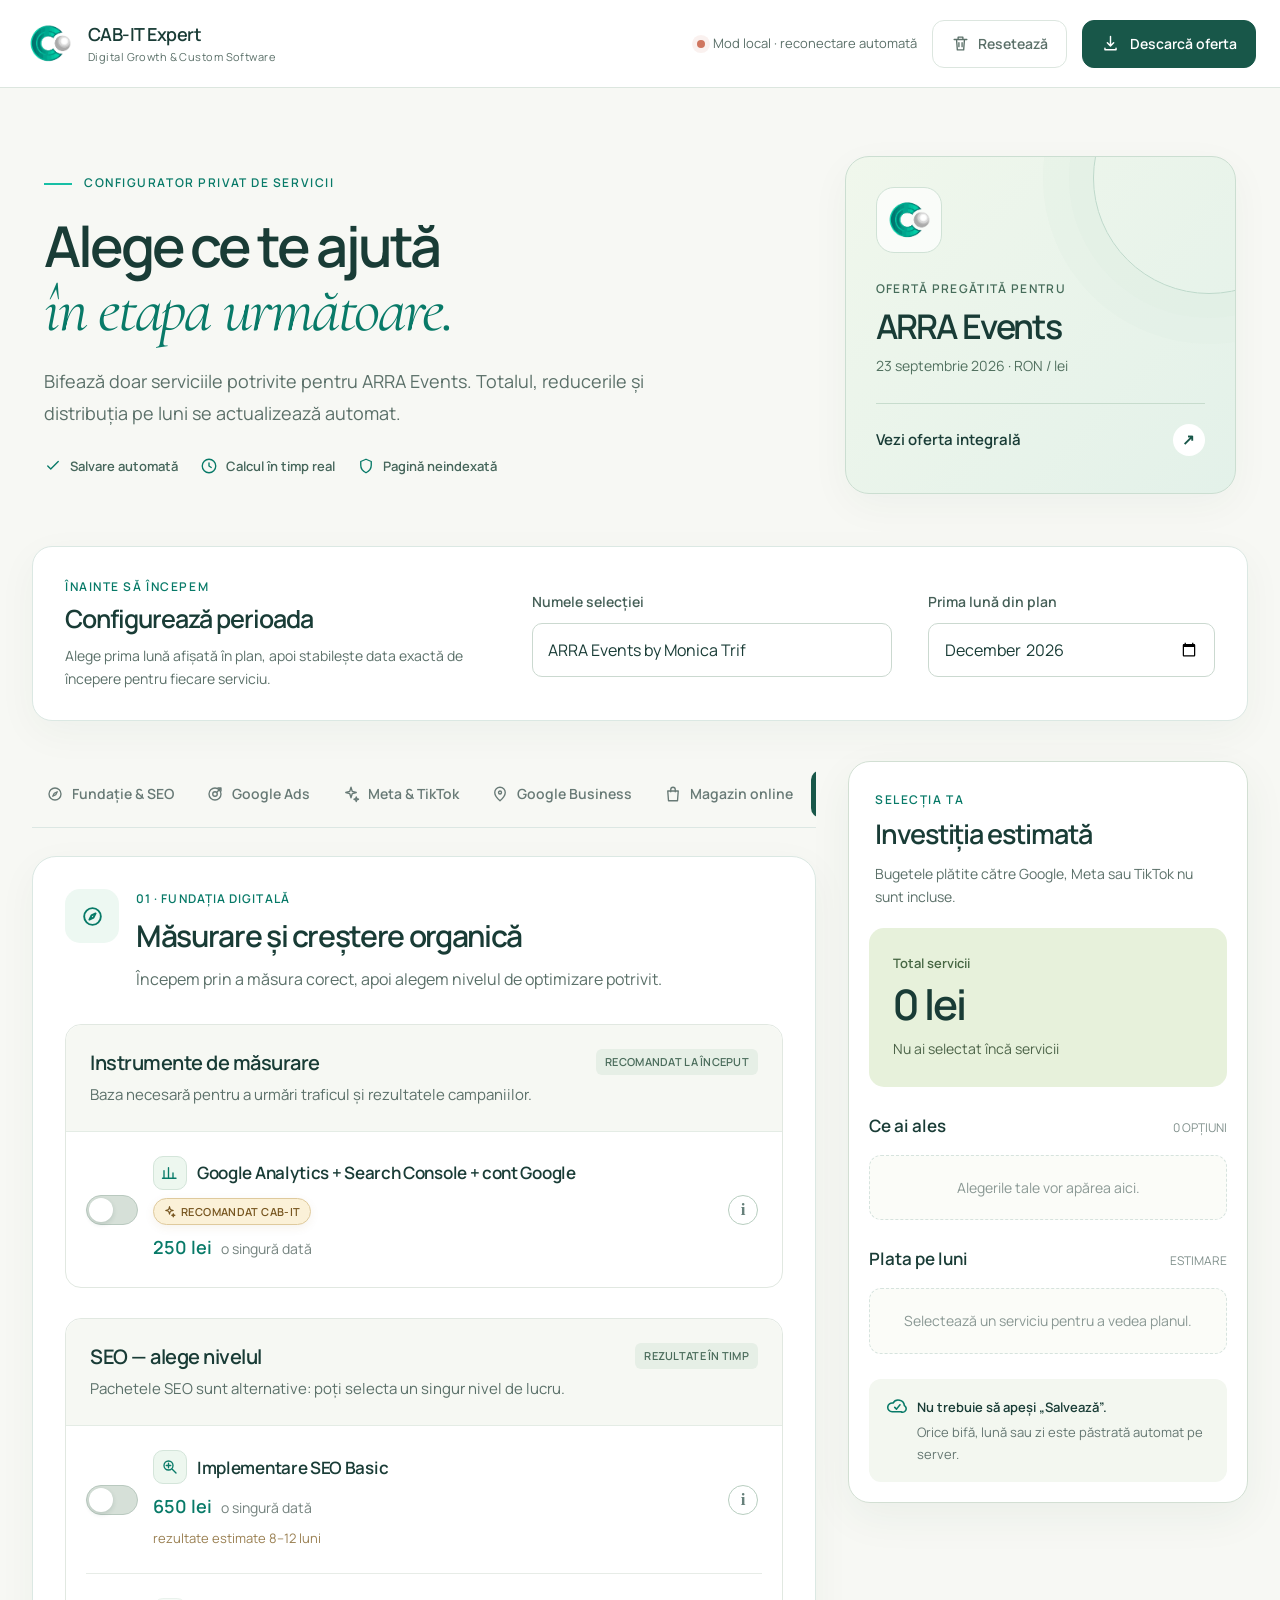
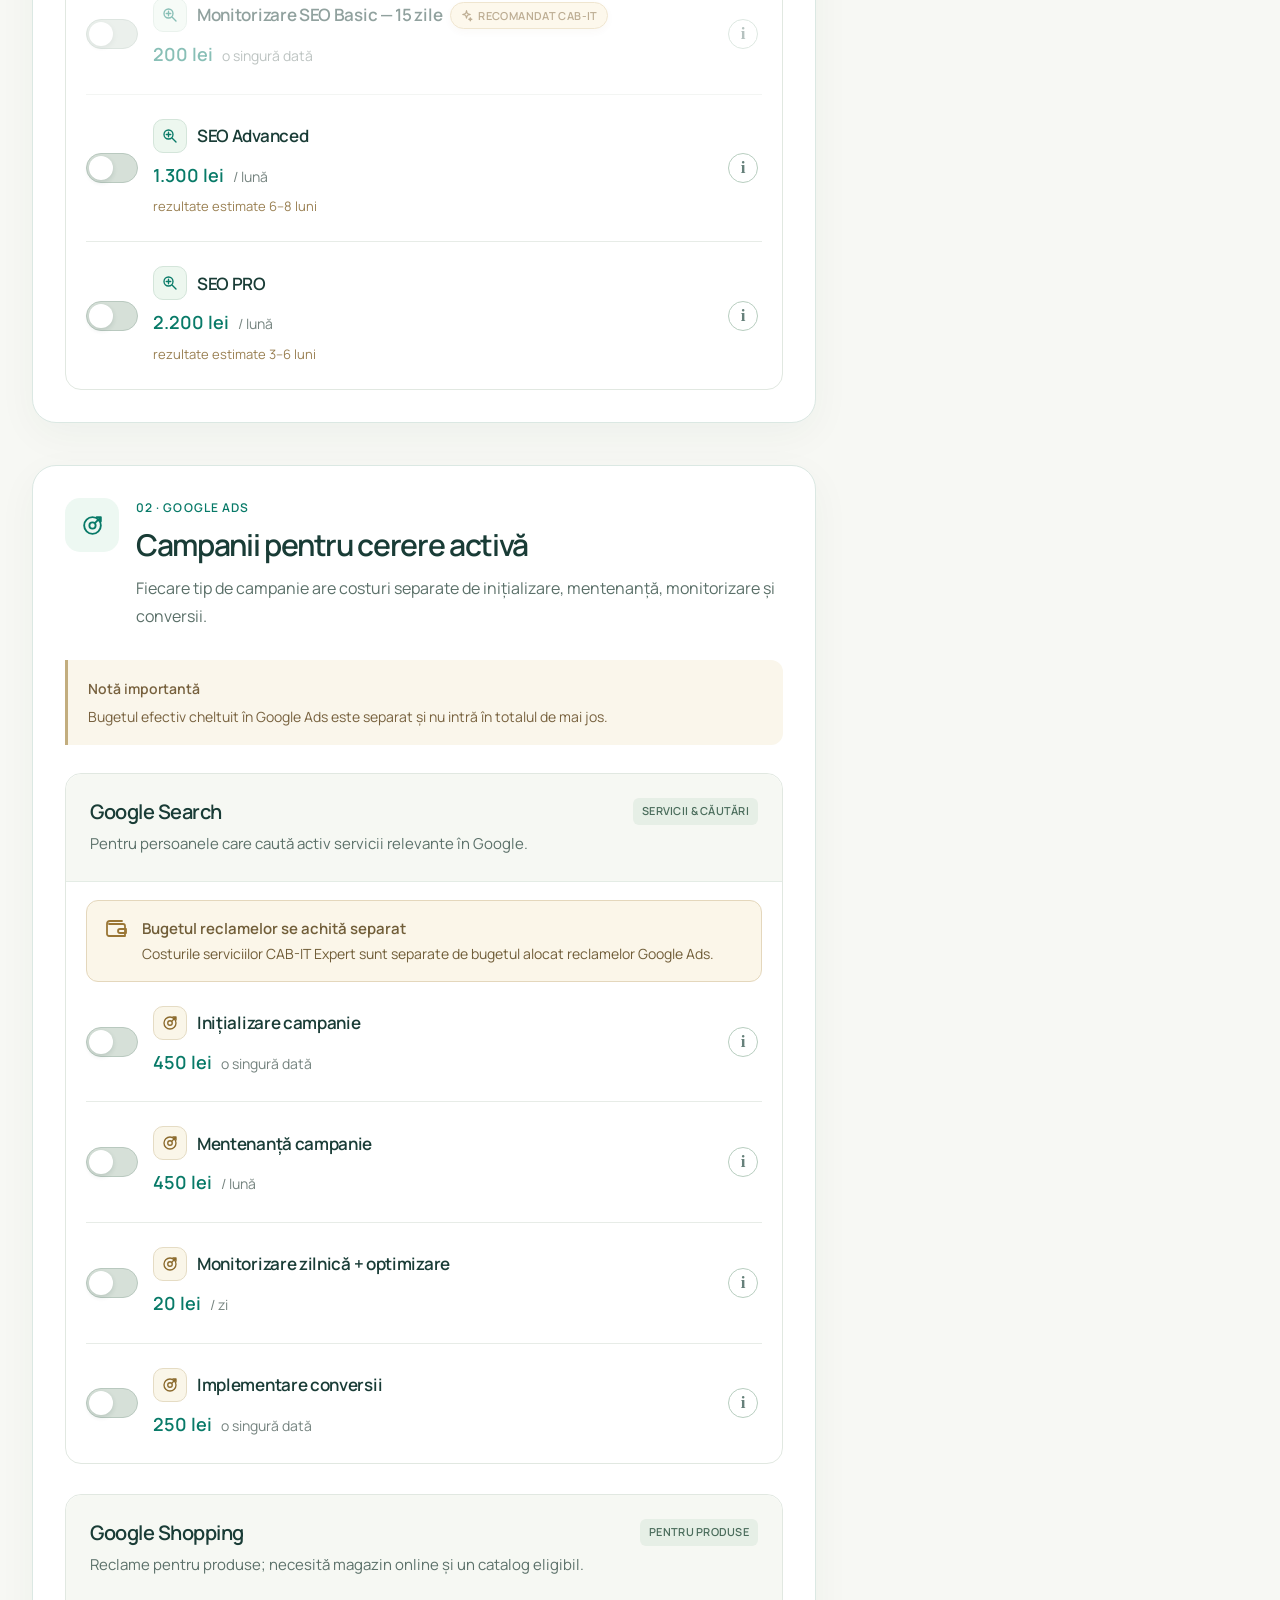
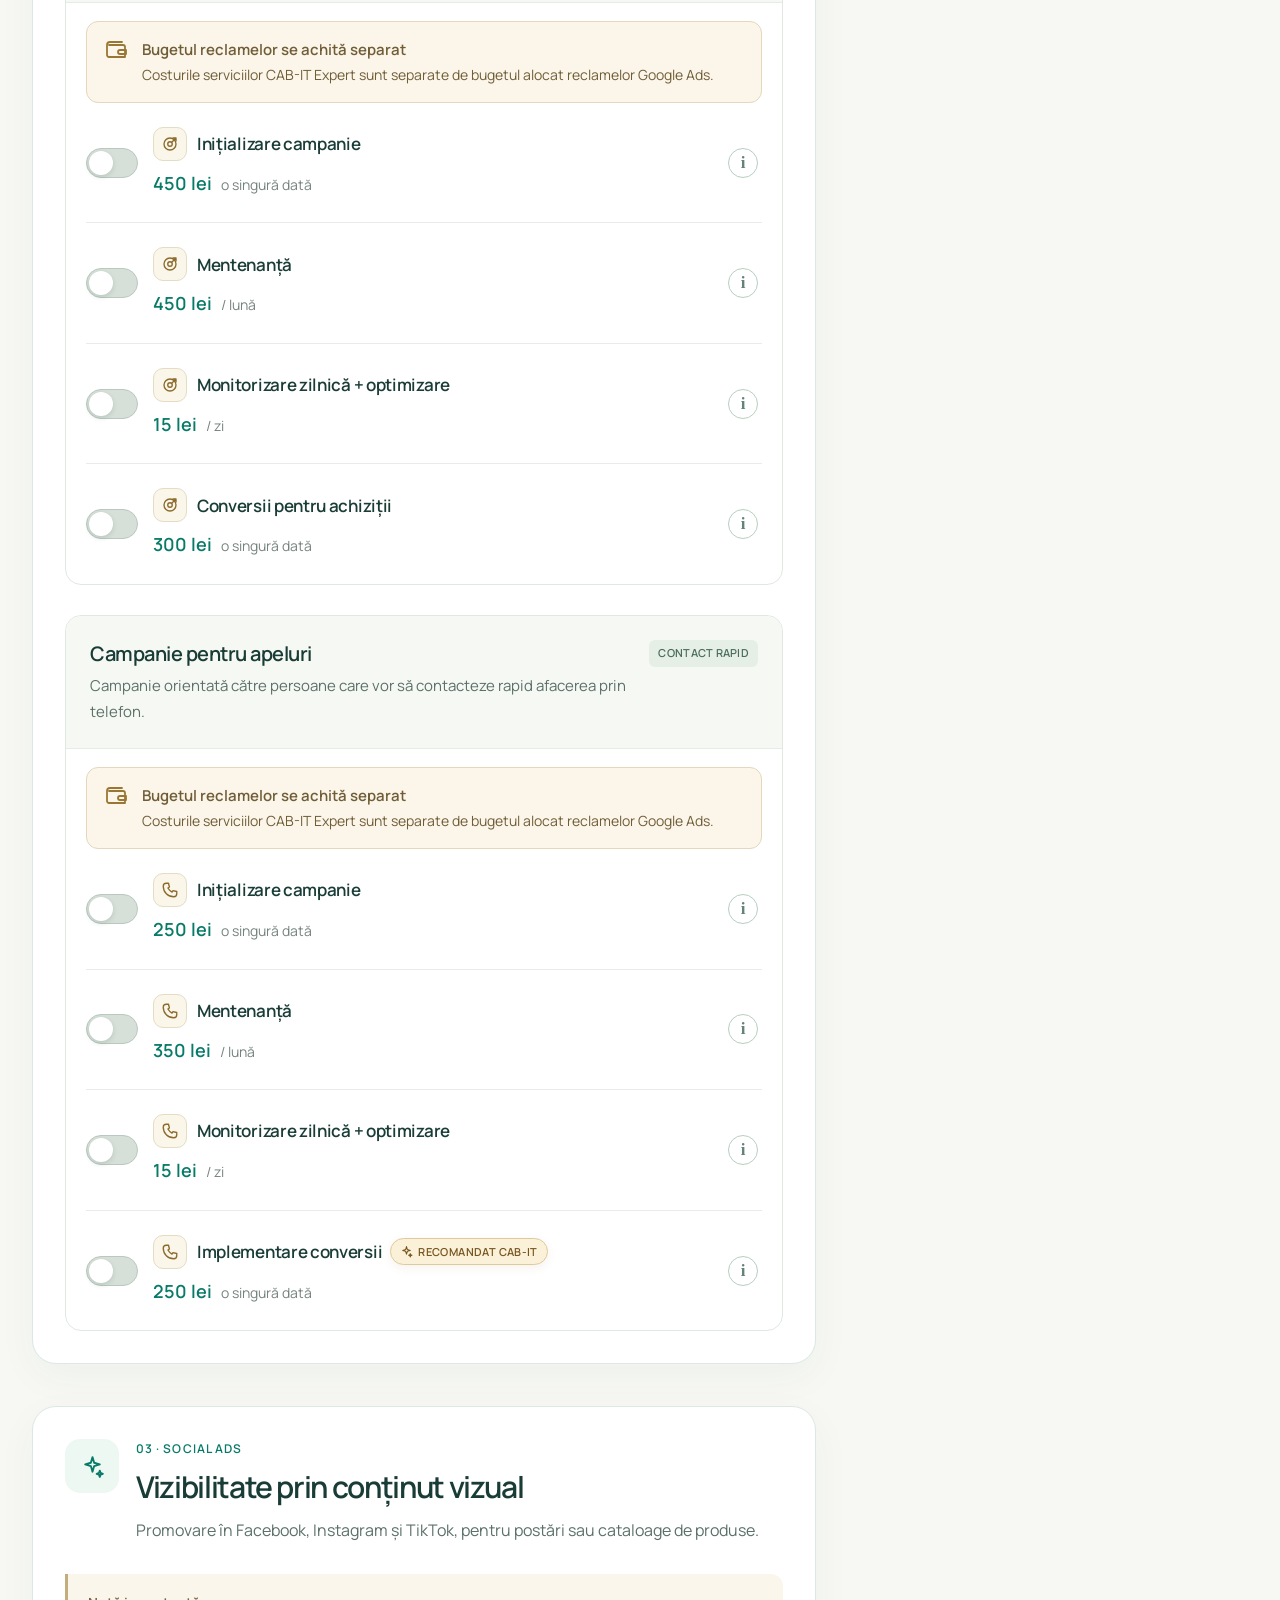
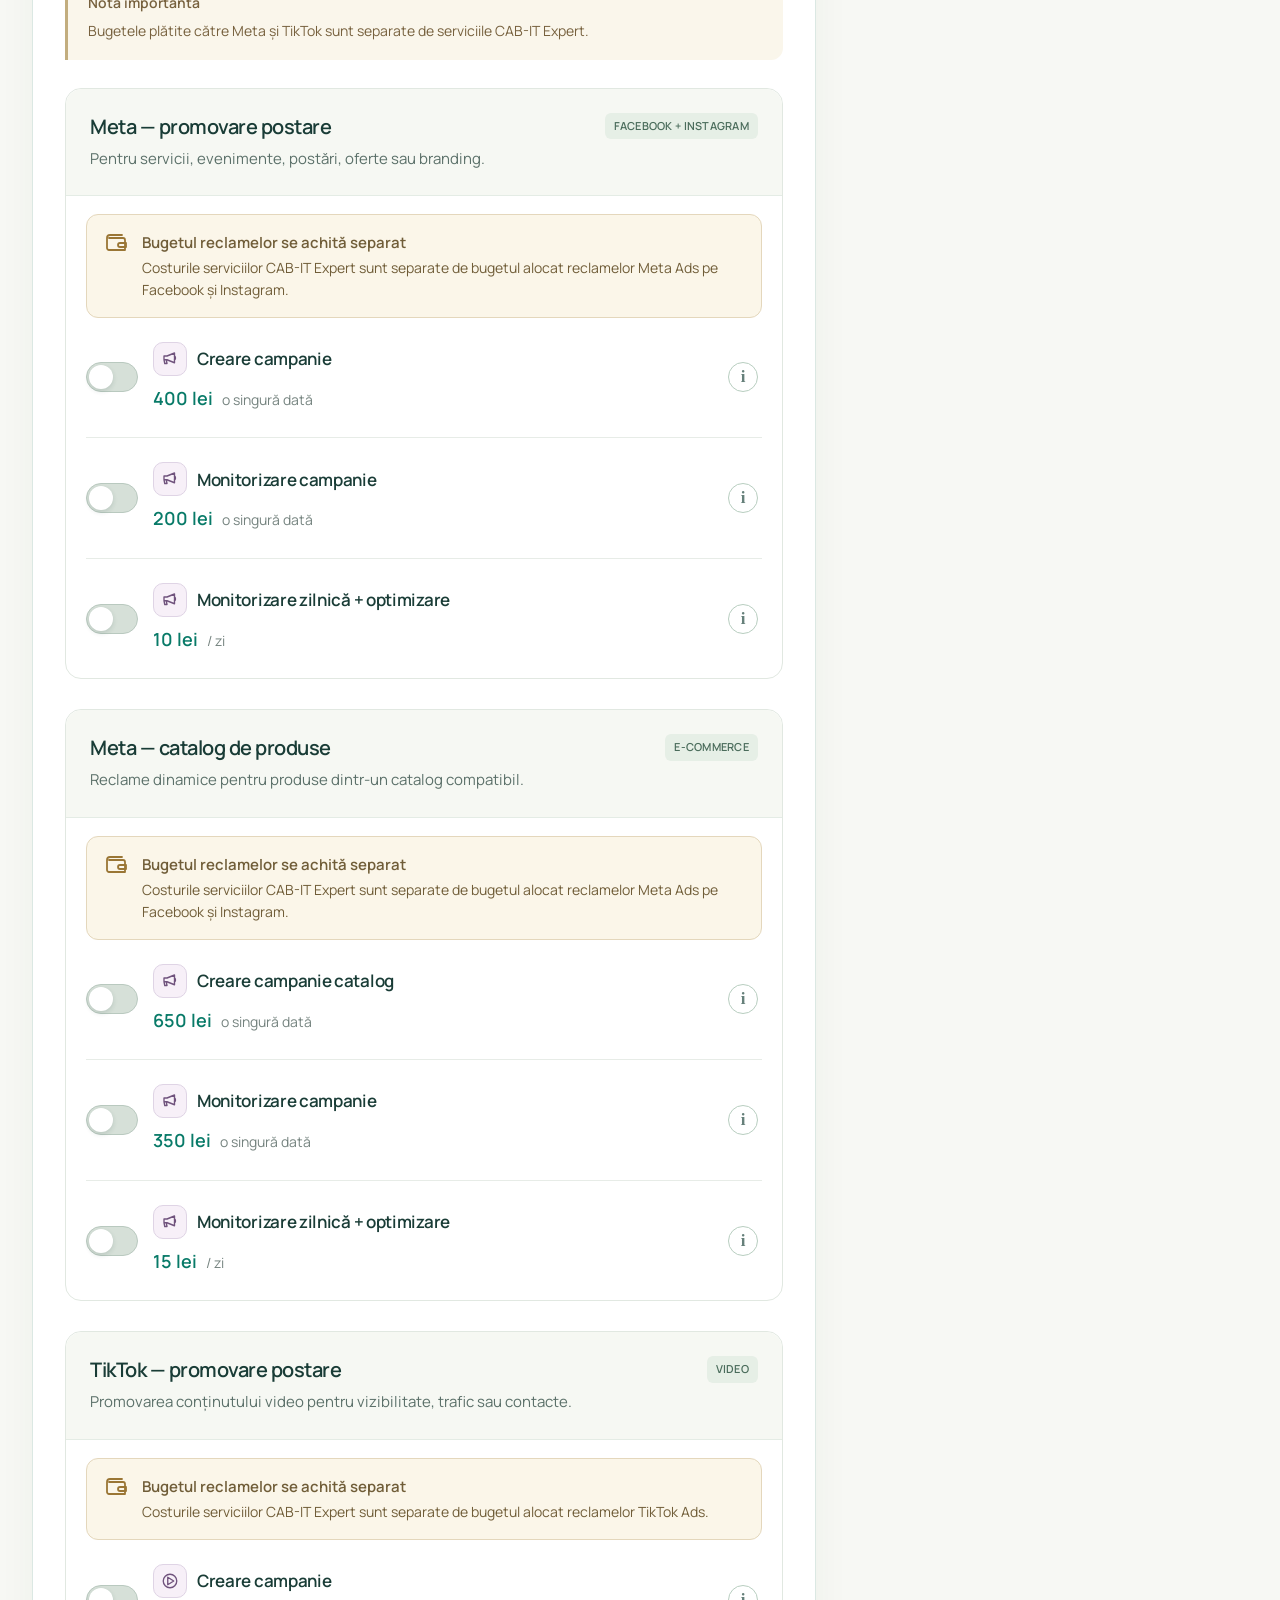
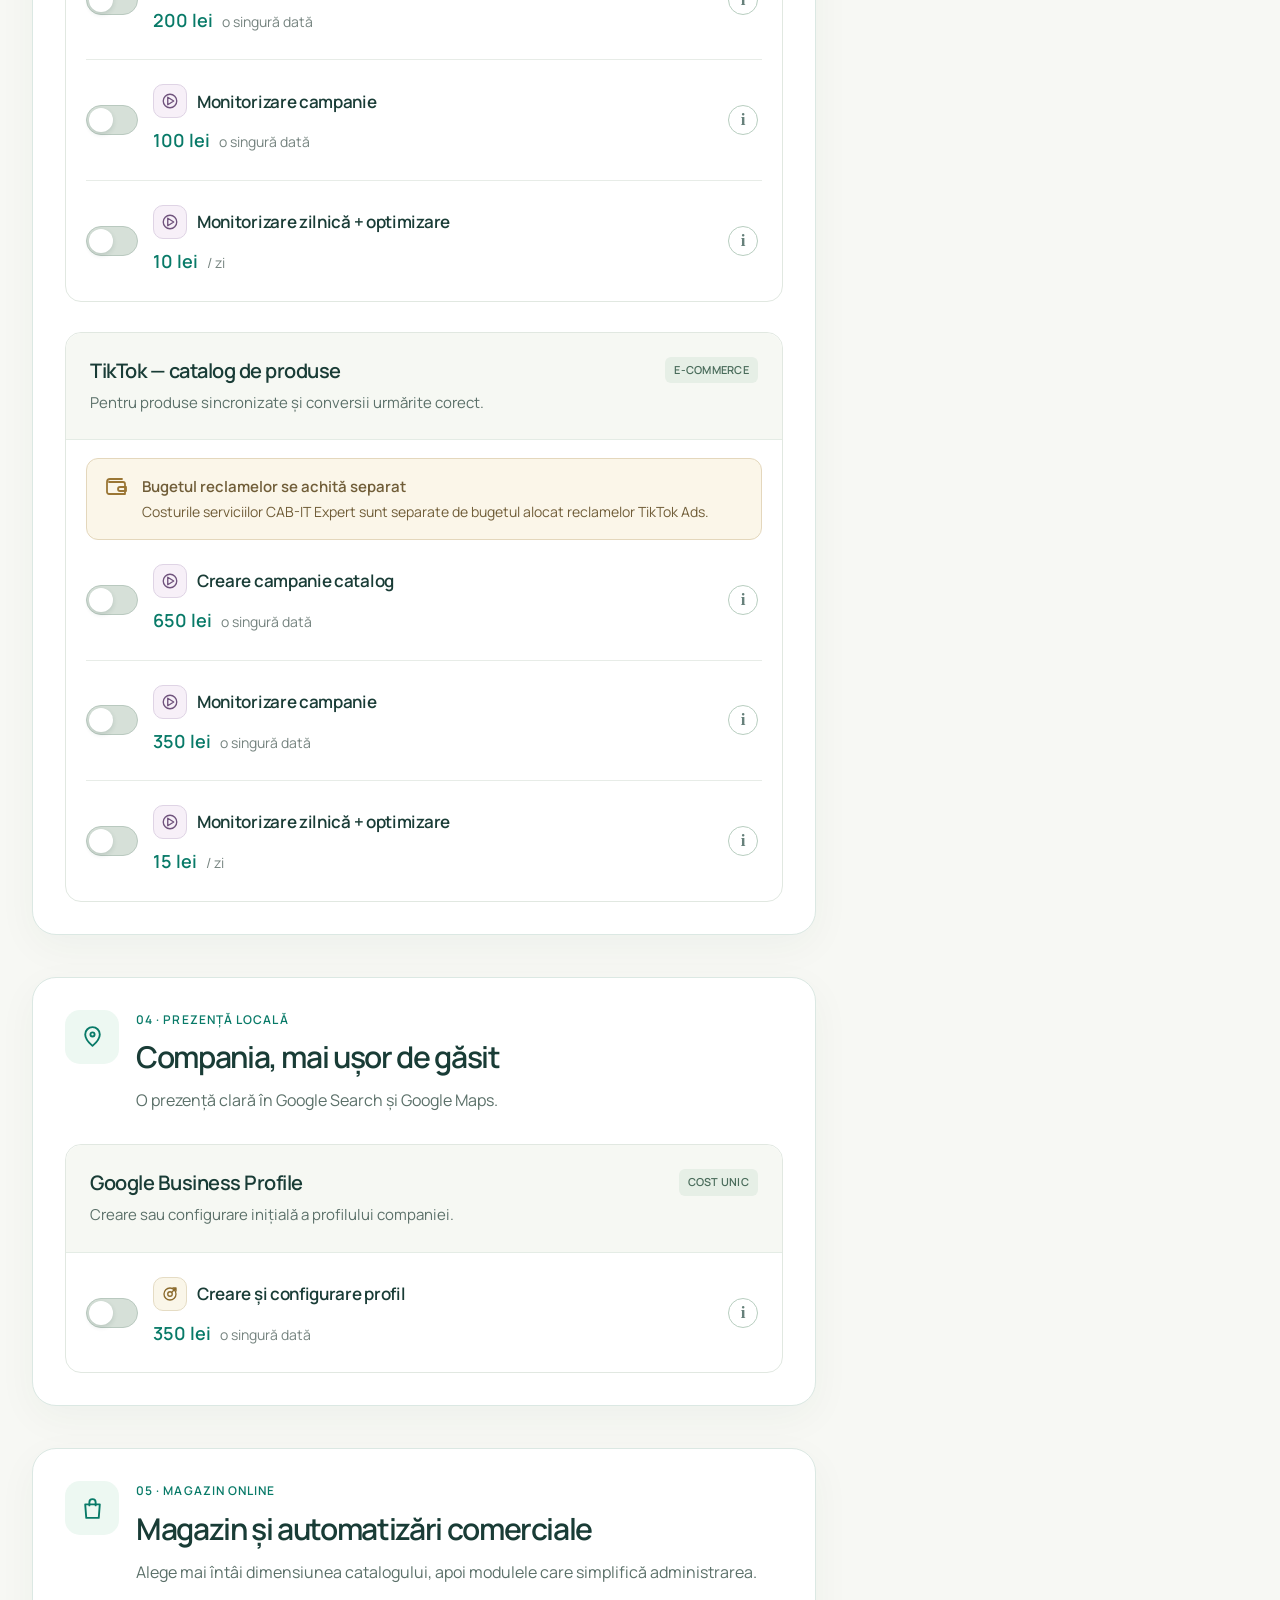
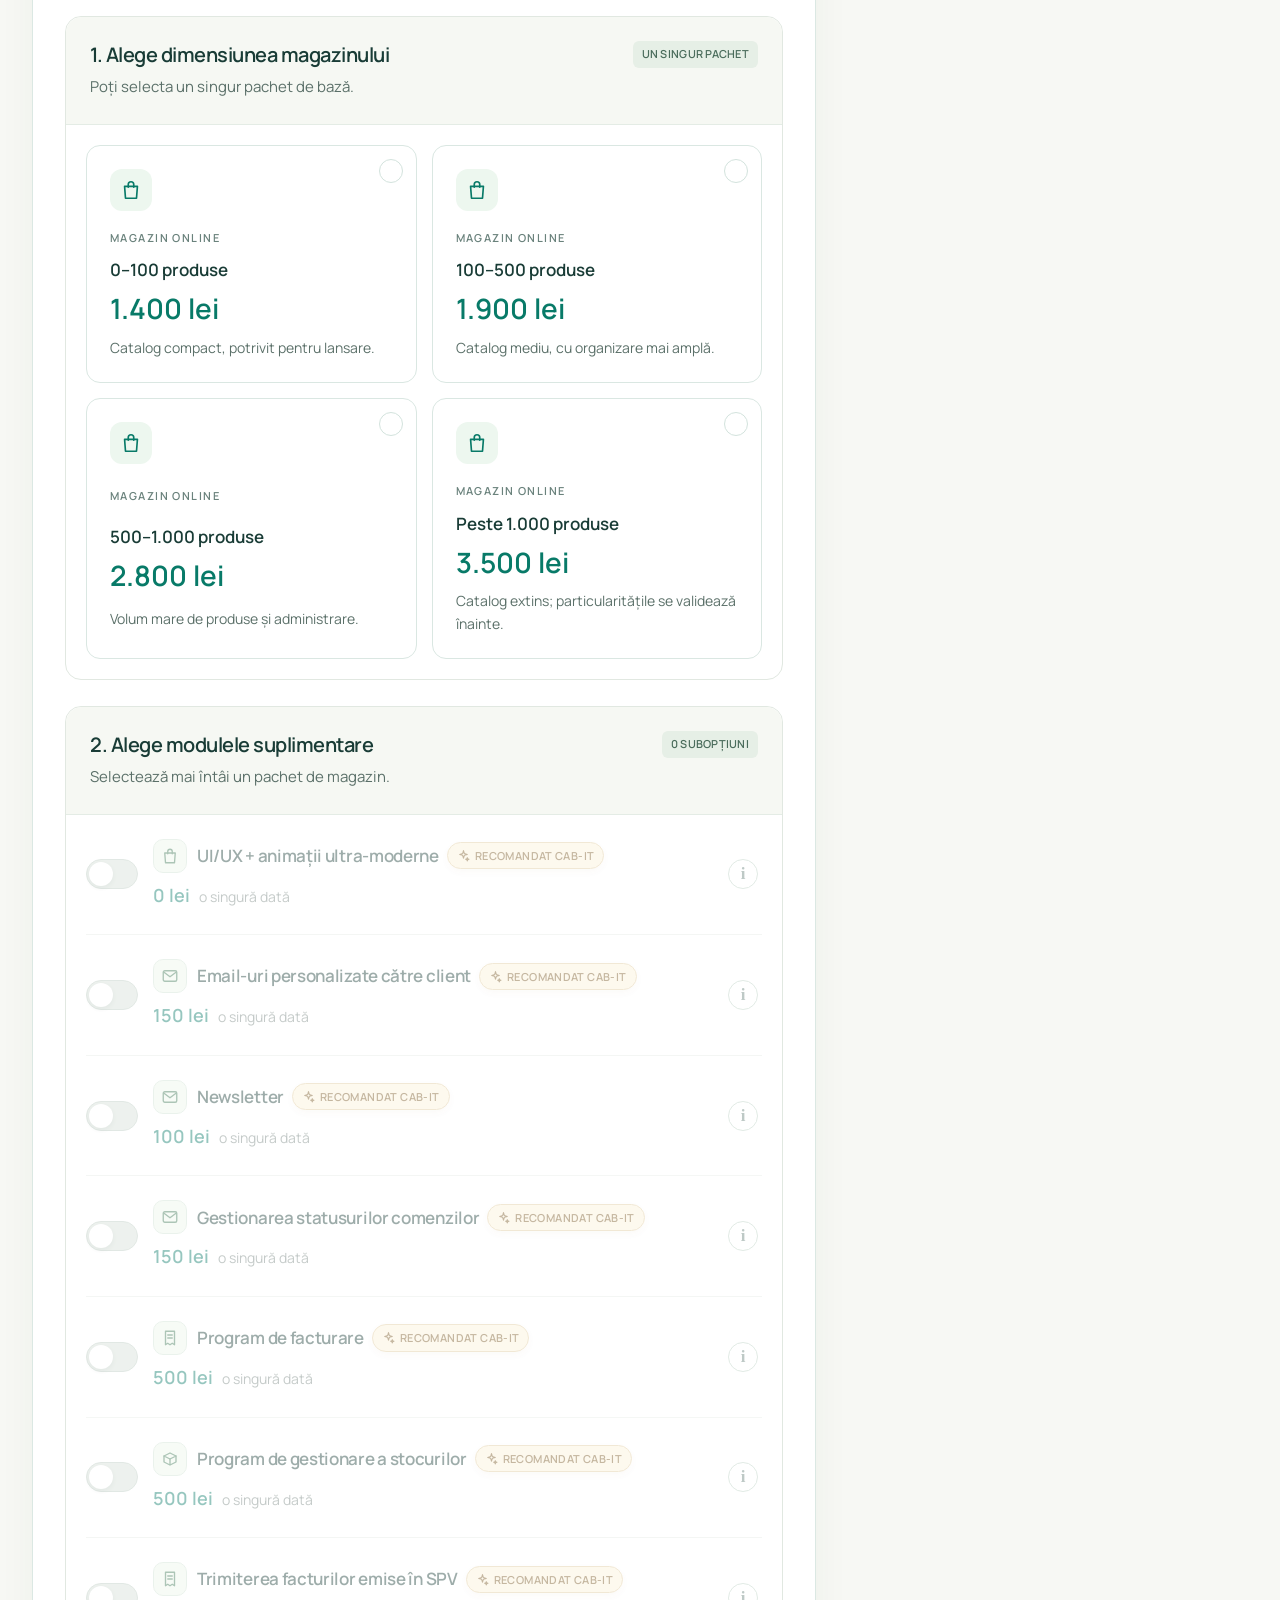
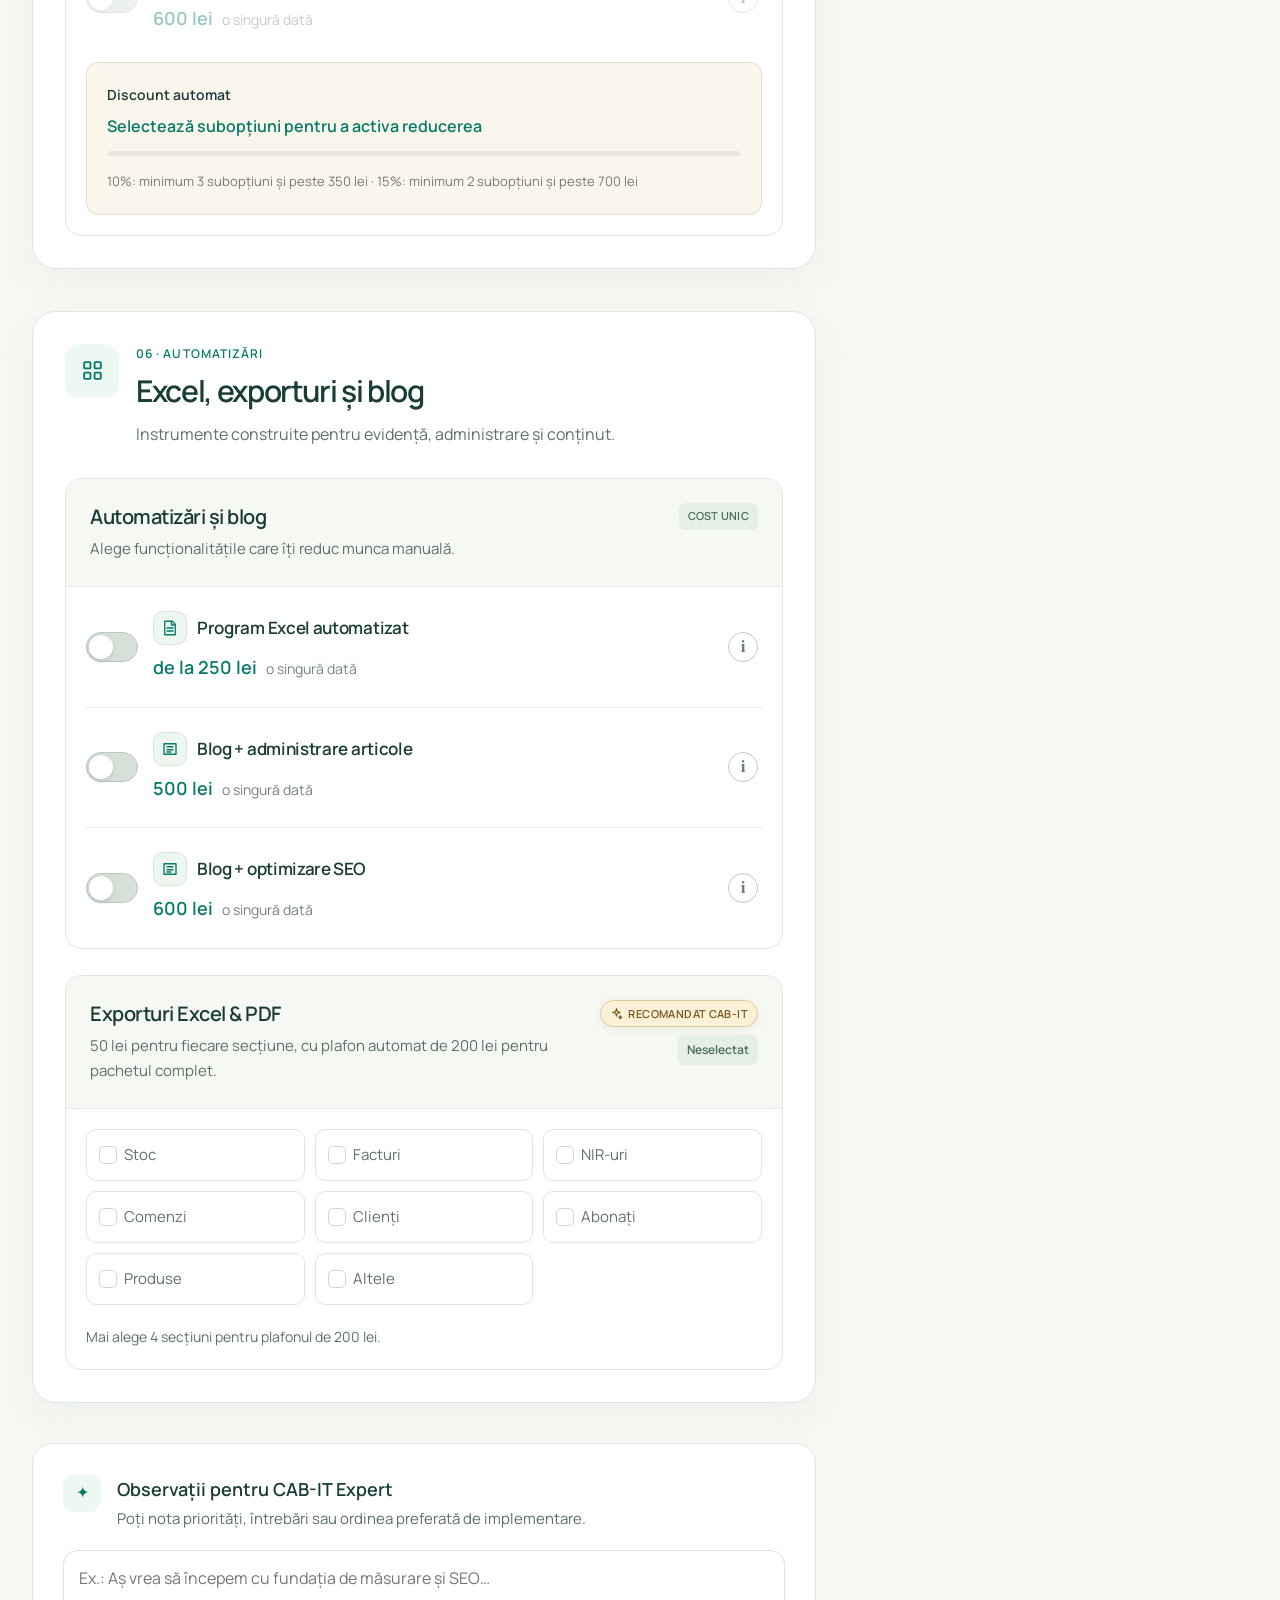
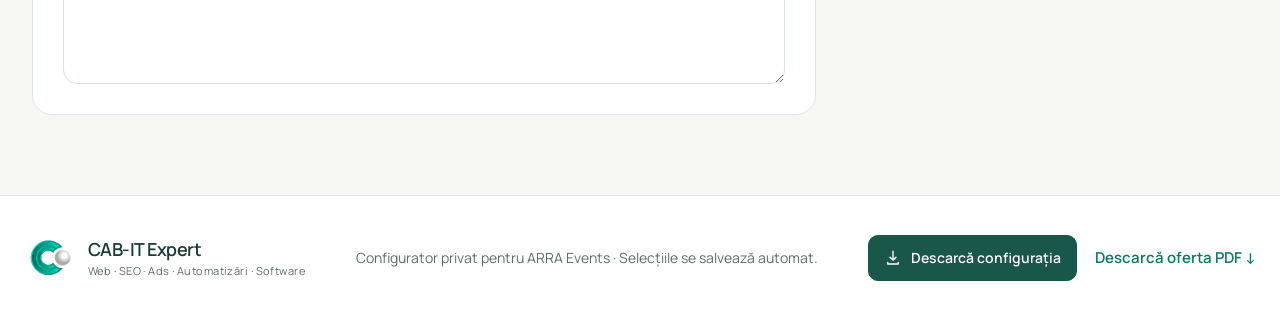
<file: cabitexpert/alege-urmatoarele-servicii/index.html>
<!doctype html>
<html lang="ro">
<head>
  <meta charset="utf-8">
  <meta name="viewport" content="width=device-width, initial-scale=1, viewport-fit=cover">
  <meta name="robots" content="noindex, nofollow, noarchive, nosnippet, noimageindex">
  <meta name="googlebot" content="noindex, nofollow, noarchive, nosnippet, noimageindex">
  <meta name="referrer" content="same-origin">
  <meta name="theme-color" content="#083f3a">
  <title>Alege următoarele servicii | CAB-IT Expert</title>
  <link rel="stylesheet" href="assets/styles.css?v=20260923-12">
</head>
<body>
  <div class="ambient ambient-one" aria-hidden="true"></div>
  <div class="ambient ambient-two" aria-hidden="true"></div>

  <header class="topbar">
    <a class="brand" href="https://cab-it.ro/" target="_blank" rel="noopener noreferrer" aria-label="CAB-IT Expert">
      <img src="assets/cab-it-mark.png" width="516" height="484" alt="">
      <span><strong>CAB-IT Expert</strong><small>Digital Growth &amp; Custom Software</small></span>
    </a>
    <div class="top-actions">
      <div class="save-state" id="save-state" role="status" aria-live="polite">
        <span class="save-dot"></span><span id="save-label">Se conectează…</span>
      </div>
      <button class="reset-button" id="reset-selection" type="button">
        <svg viewBox="0 0 24 24" aria-hidden="true"><path d="M4 7h16M9 7V4h6v3m-8 0 1 13h8l1-13M10 11v5m4-5v5"/></svg>
        <span>Resetează</span>
      </button>
      <a class="pdf-button" href="oferta-cab-it-expert-arra-events-2026.pdf" download>
        <svg viewBox="0 0 24 24" aria-hidden="true"><path d="M12 3v12m0 0 4-4m-4 4-4-4M5 18v2h14v-2"/></svg>
        <span>Descarcă oferta</span>
      </a>
    </div>
  </header>

  <main>
    <section class="hero">
      <div class="hero-copy">
        <p class="kicker"><span></span> CONFIGURATOR PRIVAT DE SERVICII</p>
        <h1>Alege ce te ajută<br><em>în etapa următoare.</em></h1>
        <p class="hero-lead">Bifează doar serviciile potrivite pentru ARRA Events. Totalul, reducerile și distribuția pe luni se actualizează automat.</p>
        <div class="hero-pills" aria-label="Avantaje">
          <span><svg viewBox="0 0 24 24" aria-hidden="true"><path d="m5 12 4 4L19 6"/></svg> Salvare automată</span>
          <span><svg viewBox="0 0 24 24" aria-hidden="true"><path d="M12 21a9 9 0 1 0 0-18 9 9 0 0 0 0 18Zm0-13v4l3 2"/></svg> Calcul în timp real</span>
          <span><svg viewBox="0 0 24 24" aria-hidden="true"><path d="M12 3 5 6v5c0 4.6 2.8 8 7 10 4.2-2 7-5.4 7-10V6l-7-3Z"/></svg> Pagină neindexată</span>
        </div>
      </div>
      <div class="hero-card">
        <div class="hero-mark"><img src="assets/cab-it-mark.png" width="516" height="484" alt="CAB-IT Expert"></div>
        <p>OFERTĂ PREGĂTITĂ PENTRU</p>
        <h2>ARRA Events</h2>
        <span>23 septembrie 2026 · RON / lei</span>
        <a href="oferta-cab-it-expert-arra-events-2026.pdf" target="_blank" rel="noopener noreferrer">Vezi oferta integrală <b>↗</b></a>
      </div>
    </section>

    <section class="setup-panel" aria-labelledby="setup-title">
      <div>
        <p class="section-number">ÎNAINTE SĂ ÎNCEPEM</p>
        <h2 id="setup-title">Configurează perioada</h2>
        <p>Alege prima lună afișată în plan, apoi stabilește data exactă de începere pentru fiecare serviciu.</p>
      </div>
      <label class="field">
        <span>Numele selecției</span>
        <input id="client-name" type="text" maxlength="100" value="ARRA Events by Monica Trif" autocomplete="organization">
      </label>
      <label class="field">
        <span>Prima lună din plan</span>
        <input id="start-month" type="month">
      </label>
    </section>

    <div class="page-grid">
      <div class="catalog-column">
        <nav class="category-nav" id="category-nav" aria-label="Categorii de servicii"></nav>
        <div id="catalog" class="catalog" aria-live="polite"></div>
        <section class="notes-panel">
          <div class="notes-icon" aria-hidden="true">✦</div>
          <div>
            <label for="selection-notes">Observații pentru CAB-IT Expert</label>
            <p>Poți nota priorități, întrebări sau ordinea preferată de implementare.</p>
          </div>
          <textarea id="selection-notes" maxlength="1500" rows="4" placeholder="Ex.: Aș vrea să începem cu fundația de măsurare și SEO…"></textarea>
        </section>
      </div>

      <aside class="summary" id="summary" aria-labelledby="summary-title">
        <div class="summary-head">
          <p class="section-number">SELECȚIA TA</p>
          <h2 id="summary-title">Investiția estimată</h2>
          <p>Bugetele plătite către Google, Meta sau TikTok nu sunt incluse.</p>
        </div>
        <div class="total-card">
          <span>Total servicii</span>
          <strong id="grand-total">0 lei</strong>
          <small id="total-caption">Nu ai selectat încă servicii</small>
        </div>
        <div class="discount-card" id="discount-card" hidden>
          <span class="discount-badge" id="discount-badge">-10%</span>
          <div><strong>Discount magazin activ</strong><small id="discount-copy"></small></div>
        </div>
        <div class="summary-section">
          <div class="summary-title-row"><h3>Ce ai ales</h3><span id="selected-count">0 opțiuni</span></div>
          <div id="selected-list" class="selected-list"><p class="empty-state">Alegerile tale vor apărea aici.</p></div>
        </div>
        <div class="summary-section">
          <div class="summary-title-row"><h3>Plata pe luni</h3><span>estimare</span></div>
          <div id="monthly-plan" class="monthly-plan"><p class="empty-state">Selectează un serviciu pentru a vedea planul.</p></div>
        </div>
        <div class="autosave-note">
          <svg viewBox="0 0 24 24" aria-hidden="true"><path d="M7 18a5 5 0 1 1 1-9.9A7 7 0 0 1 21 11a4 4 0 0 1-4 7H7Zm3-5 2 2 4-5"/></svg>
          <p><strong>Nu trebuie să apeși „Salvează”.</strong> Orice bifă, lună sau zi este păstrată automat pe server.</p>
        </div>
      </aside>
    </div>
  </main>

  <button class="mobile-total" id="mobile-total" type="button" aria-controls="summary">
    <span><small>Total estimat</small><strong id="mobile-total-value">0 lei</strong></span><b>Vezi sumarul ↑</b>
  </button>

  <div class="toast" id="toast" role="status" aria-live="polite"></div>

  <footer>
    <div class="footer-brand"><img src="assets/cab-it-mark.png" width="516" height="484" alt=""><span><strong>CAB-IT Expert</strong><small>Web · SEO · Ads · Automatizări · Software</small></span></div>
    <p>Configurator privat pentru ARRA Events · Selecțiile se salvează automat.</p>
    <div class="footer-downloads">
      <button id="download-configuration" type="button"><svg viewBox="0 0 24 24" aria-hidden="true"><path d="M12 3v12m0 0 4-4m-4 4-4-4M5 18v2h14v-2"/></svg>Descarcă configurația</button>
      <a href="oferta-cab-it-expert-arra-events-2026.pdf" download>Descarcă oferta PDF ↓</a>
    </div>
  </footer>

  <script src="assets/config.js?v=20260923-5"></script>
  <script src="assets/app.js?v=20260923-11"></script>
</body>
</html>
</file>
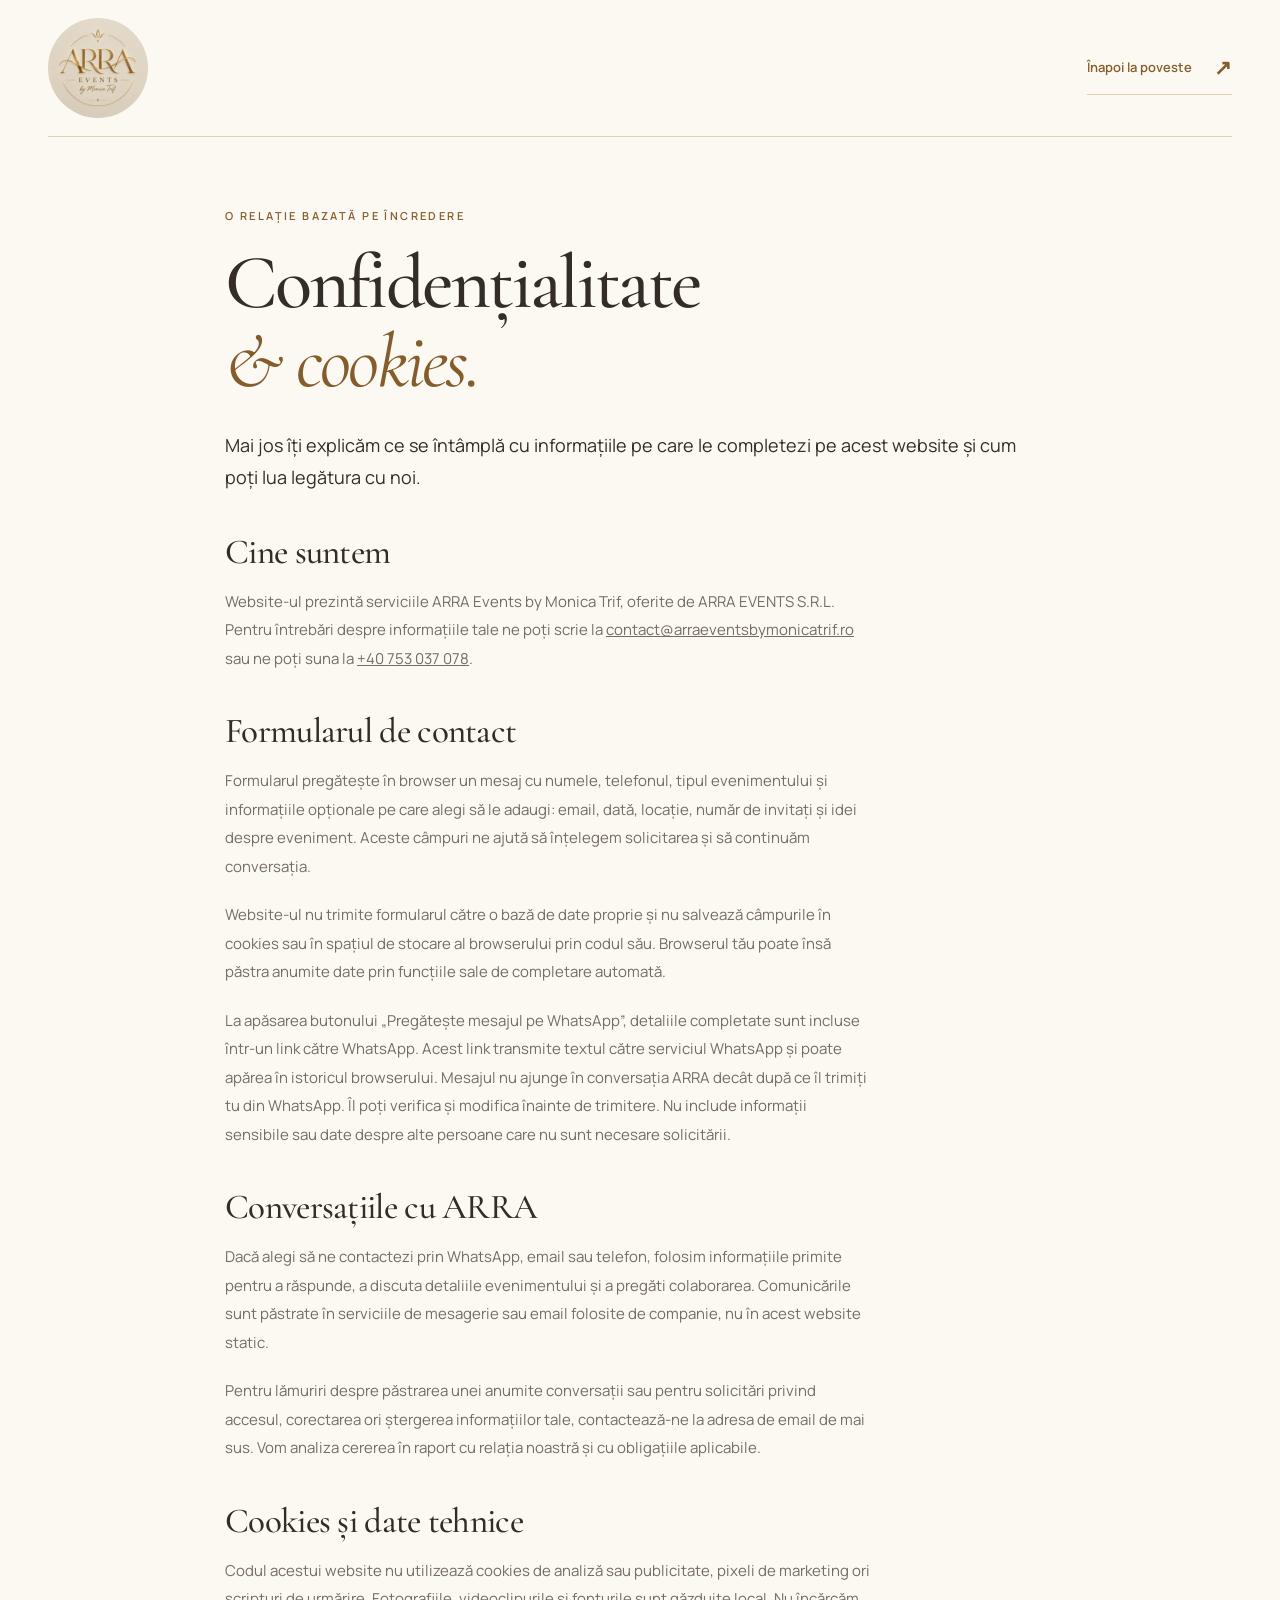
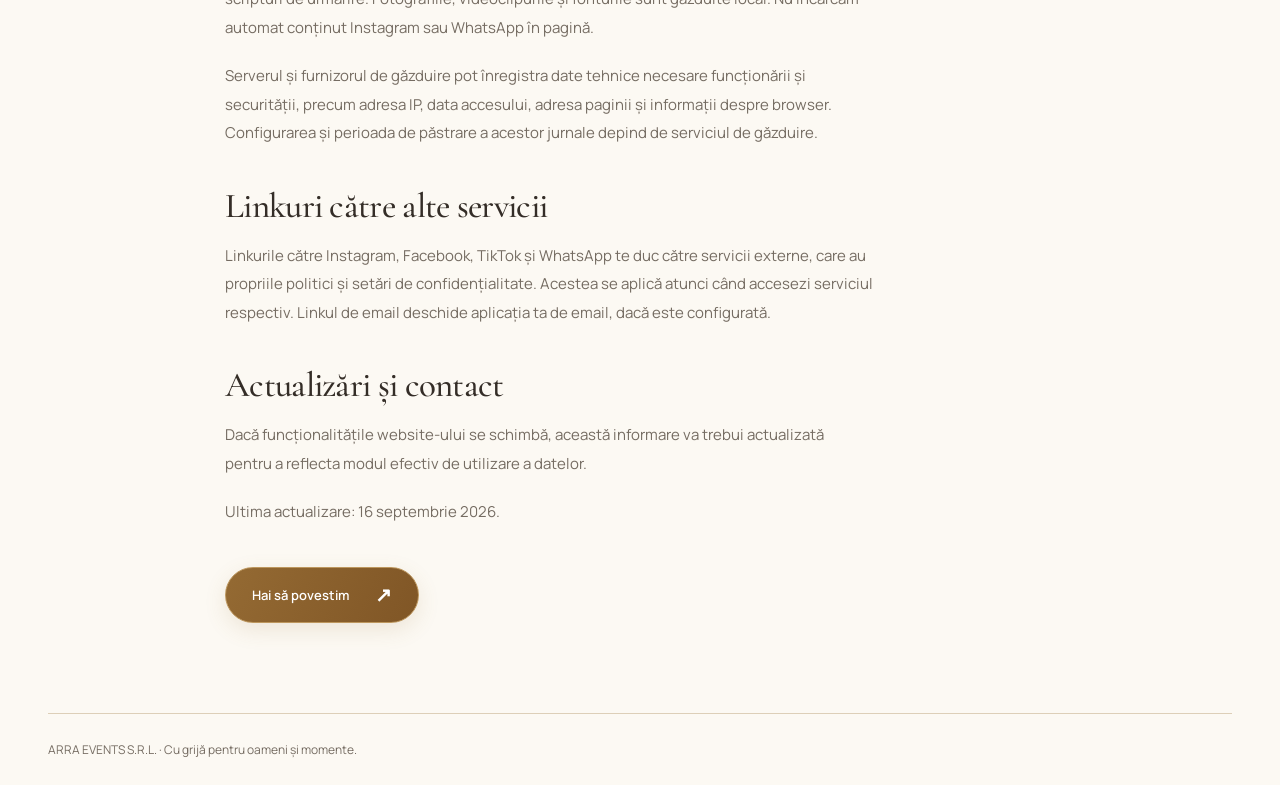
<file: confidentialitate.html>
<!DOCTYPE html>
<html lang="ro">
  <head>
    <meta charset="utf-8">
    <meta name="viewport" content="width=device-width,initial-scale=1">
    <meta name="theme-color" content="#fcf9f3">
    <title>Confidențialitate &amp; cookies | ARRA Events</title>
    <meta
      name="description"
      content="Cum funcționează formularul de contact ARRA Events, mesajele WhatsApp și datele de navigare.">
    <link
      rel="canonical"
      href="https://arraeventsbymonicatrif.ro/confidentialitate.html">
    <link rel="icon" href="assets/icons/favicon.svg" type="image/svg+xml">
    <link rel="stylesheet" href="assets/css/style.css">
  </head>
  <body class="document-page">
    <header class="document-header container">
      <a href="index.html" aria-label="Înapoi la ARRA Events"
        ><img
          src="assets/images/arra-logo.webp"
          width="100"
          height="100"
          alt="ARRA Events by Monica Trif"></a
      ><a class="text-link" href="index.html"
        >Înapoi la poveste <span>↗</span></a
      >
    </header>
    <main class="document-content container">
      <p class="eyebrow">O RELAȚIE BAZATĂ PE ÎNCREDERE</p>
      <h1>Confidențialitate<br><em>&amp; cookies.</em></h1>
      <p class="document-lead">
        Mai jos îți explicăm ce se întâmplă cu informațiile pe care le
        completezi pe acest website și cum poți lua legătura cu noi.
      </p>
      <section>
        <h2>Cine suntem</h2>
        <p>
          Website-ul prezintă serviciile ARRA Events by Monica Trif, oferite de
          ARRA EVENTS S.R.L. Pentru întrebări despre informațiile tale ne poți
          scrie la
          <a href="mailto:contact@arraeventsbymonicatrif.ro"
            >contact@arraeventsbymonicatrif.ro</a
          >
          sau ne poți suna la <a href="tel:+40753037078">+40 753 037 078</a>.
        </p>
      </section>
      <section>
        <h2>Formularul de contact</h2>
        <p>
          Formularul pregătește în browser un mesaj cu numele, telefonul, tipul
          evenimentului și informațiile opționale pe care alegi să le adaugi:
          email, dată, locație, număr de invitați și idei despre eveniment.
          Aceste câmpuri ne ajută să înțelegem solicitarea și să continuăm
          conversația.
        </p>
        <p>
          Website-ul nu trimite formularul către o bază de date proprie și nu
          salvează câmpurile în cookies sau în spațiul de stocare al browserului
          prin codul său. Browserul tău poate însă păstra anumite date prin
          funcțiile sale de completare automată.
        </p>
        <p>
          La apăsarea butonului „Pregătește mesajul pe WhatsApp”, detaliile
          completate sunt incluse într-un link către WhatsApp. Acest link
          transmite textul către serviciul WhatsApp și poate apărea în istoricul
          browserului. Mesajul nu ajunge în conversația ARRA decât după ce îl
          trimiți tu din WhatsApp. Îl poți verifica și modifica înainte de
          trimitere. Nu include informații sensibile sau date despre alte
          persoane care nu sunt necesare solicitării.
        </p>
      </section>
      <section>
        <h2>Conversațiile cu ARRA</h2>
        <p>
          Dacă alegi să ne contactezi prin WhatsApp, email sau telefon, folosim
          informațiile primite pentru a răspunde, a discuta detaliile
          evenimentului și a pregăti colaborarea. Comunicările sunt păstrate în
          serviciile de mesagerie sau email folosite de companie, nu în acest
          website static.
        </p>
        <p>
          Pentru lămuriri despre păstrarea unei anumite conversații sau pentru
          solicitări privind accesul, corectarea ori ștergerea informațiilor
          tale, contactează-ne la adresa de email de mai sus. Vom analiza
          cererea în raport cu relația noastră și cu obligațiile aplicabile.
        </p>
      </section>
      <section>
        <h2>Cookies și date tehnice</h2>
        <p>
          Codul acestui website nu utilizează cookies de analiză sau
          publicitate, pixeli de marketing ori scripturi de urmărire.
          Fotografiile, videoclipurile și fonturile sunt găzduite local. Nu
          încărcăm automat conținut Instagram sau WhatsApp în pagină.
        </p>
        <p>
          Serverul și furnizorul de găzduire pot înregistra date tehnice
          necesare funcționării și securității, precum adresa IP, data
          accesului, adresa paginii și informații despre browser. Configurarea
          și perioada de păstrare a acestor jurnale depind de serviciul de
          găzduire.
        </p>
      </section>
      <section>
        <h2>Linkuri către alte servicii</h2>
        <p>
          Linkurile către Instagram, Facebook, TikTok și WhatsApp te duc către
          servicii externe, care au propriile politici și setări de
          confidențialitate. Acestea se aplică atunci când accesezi serviciul
          respectiv. Linkul de email deschide aplicația ta de email, dacă este
          configurată.
        </p>
      </section>
      <section>
        <h2>Actualizări și contact</h2>
        <p>
          Dacă funcționalitățile website-ului se schimbă, această informare va
          trebui actualizată pentru a reflecta modul efectiv de utilizare a
          datelor.
        </p>
        <p>Ultima actualizare: 16 septembrie 2026.</p>
      </section>
      <a href="index.html#contact" class="button gold"
        >Hai să povestim <span>↗</span></a
      >
    </main>
    <footer class="document-footer container">
      ARRA EVENTS S.R.L. · Cu grijă pentru oameni și momente.
    </footer>
  </body>
</html>
</file>
<file: assets/css/style.css>
@font-face {
  font-family: Cormorant;
  src: url("../fonts/cormorant-medium.ttf") format("truetype");
  font-weight: 400 600;
  font-display: swap;
}
@font-face {
  font-family: Cormorant;
  src: url("../fonts/cormorant-italic.ttf") format("truetype");
  font-style: italic;
  font-weight: 400 600;
  font-display: swap;
}
@font-face {
  font-family: Manrope;
  src: url("../fonts/manrope.ttf") format("truetype");
  font-weight: 400 500;
  font-display: swap;
}
@font-face {
  font-family: Manrope;
  src: url("../fonts/manrope-semibold.ttf") format("truetype");
  font-weight: 600 800;
  font-display: swap;
}
@font-face {
  font-family: Allura;
  src: url("../fonts/allura.ttf") format("truetype");
  font-display: swap;
}
.document-header {
  display: flex;
  align-items: center;
  justify-content: space-between;
  padding-block: 18px;
  border-bottom: 1px solid #ddcfb8;
}
.document-header img {
  mix-blend-mode: multiply;
}
.document-content {
  max-width: 830px;
  padding-block: 70px 90px;
}
.document-content h1,
.error-page h1 {
  font:
    500 clamp(45px, 6vw, 80px)/1.03 Cormorant,
    Georgia,
    serif;
  letter-spacing: -0.035em;
}
.document-content h1 em,
.error-page h1 em {
  color: #855d2c;
}
.document-lead {
  font-size: 18px;
  margin-top: 28px !important;
}
.document-content section {
  margin-top: 40px;
}
.document-content h2 {
  font-size: 35px !important;
  letter-spacing: -0.02em;
  margin-bottom: 18px;
}
.document-content section p {
  font-size: 15px;
  color: #756c62;
  line-height: 1.9;
}
.document-content section a {
  text-decoration: underline;
  overflow-wrap: anywhere;
}
.document-content > .button {
  margin-top: 40px;
}
.document-footer {
  padding-block: 25px;
  border-top: 1px solid #ddcfb8;
  font-size: 12px;
  color: #756c62;
}
.error-page {
  min-height: 100svh;
  display: flex;
  flex-direction: column;
  align-items: center;
  justify-content: center;
  text-align: center;
  padding-block: 35px;
  gap: 25px;
}
.error-page img {
  mix-blend-mode: multiply;
}
.error-page p {
  max-width: 510px;
  font-size: 15px;
}
.error-page .eyebrow {
  margin: 0;
}
:root {
  --gold: #b28a53;
  --gold-light: #e2c99e;
  --gold-dark: #855d2c;
  --ivory: #fcf9f3;
  --cream: #f4ede3;
  --blush: #f2e0dc;
  --peach: #f3e6d9;
  --text-dark: #342d27;
  --text-muted: #756c62;
  --surface: #fffcf8;
  --border-soft: #dccaad70;
  --radius: 24px;
  --shadow: 0 20px 60px #5c422010;
  --space: clamp(80px, 8vw, 132px);
  --max-width: 1240px;
  --ease: cubic-bezier(0.2, 0.7, 0.25, 1);
  --duration: 850ms;
  --serif: Cormorant, Georgia, serif;
  --sans: Manrope, Arial, sans-serif;
}
* {
  box-sizing: border-box;
}
html {
  scroll-behavior: smooth;
  scroll-padding-top: 110px;
}
body {
  margin: 0;
  color: var(--text-dark);
  background: var(--ivory);
  font: 400 16px/1.8 var(--sans);
  overflow-x: clip;
}
body.locked {
  overflow: hidden;
}
a {
  color: inherit;
  text-decoration: none;
}
button,
input,
select,
textarea {
  font: inherit;
}
button,
a {
  -webkit-tap-highlight-color: transparent;
}
button {
  cursor: pointer;
}
button:disabled {
  cursor: default;
}
img {
  display: block;
  max-width: 100%;
  height: auto;
}
video {
  display: block;
  width: 100%;
}
button {
  color: inherit;
}
button,
a,
input,
select,
textarea {
  outline-offset: 5px;
}
button:focus-visible,
a:focus-visible,
input:focus-visible,
select:focus-visible,
textarea:focus-visible {
  outline: 2px solid var(--gold-dark);
}
::selection {
  background: #dcc29a;
  color: #342d27;
}
h1,
h2,
h3,
h4,
p,
figure {
  margin: 0;
}
h1,
h2,
h3,
h4 {
  font-family: var(--serif);
  font-weight: 500;
  line-height: 1.03;
}
h2 {
  font-size: clamp(40px, 4.4vw, 64px);
  letter-spacing: -0.035em;
}
h3 {
  font-size: 32px;
  letter-spacing: -0.025em;
}
h2 em,
h3 em {
  font-weight: 400;
  color: var(--gold-dark);
}
p + p {
  margin-top: 20px;
}
p {
  max-width: 72ch;
}
em {
  font-weight: 400;
}
.container {
  width: min(var(--max-width), calc(100% - 96px));
  margin-inline: auto;
}
.wide {
  width: calc(100% - 48px);
  max-width: 1600px;
  margin-inline: auto;
}
.section {
  padding-block: var(--space);
}
.eyebrow {
  font-size: 11px;
  font-weight: 700;
  letter-spacing: 0.22em;
  line-height: 1.6;
  color: var(--gold-dark);
  margin-bottom: 18px;
}
.eyebrow.light {
  color: #f6e9d3;
}
.signature {
  font:
    400 42px/1.2 Allura,
    cursive;
  color: var(--gold-dark);
}
.button {
  display: inline-flex;
  align-items: center;
  justify-content: center;
  gap: 26px;
  min-height: 52px;
  padding: 13px 26px;
  border: 1px solid transparent;
  border-radius: 100px;
  font-size: 13px;
  font-weight: 600;
  line-height: 1.4;
  position: relative;
  overflow: hidden;
  transition:
    box-shadow 0.3s,
    background 0.3s,
    transform 0.3s;
  white-space: nowrap;
}
.button span {
  font-size: 20px;
  transition: transform 0.35s;
}
.button:hover span {
  transform: translate(3px, -3px);
}
.gold {
  background: linear-gradient(115deg, #c9a46f, #a77b42);
  color: #fff;
  box-shadow: 0 7px 22px #95713a24;
}
.gold:after {
  content: "";
  position: absolute;
  inset: 0;
  background: linear-gradient(
    105deg,
    transparent 35%,
    #fff3 50%,
    transparent 65%
  );
  transform: translateX(-110%);
  transition: transform 0.65s;
}
.gold:hover:after {
  transform: translateX(110%);
}
.gold:hover {
  box-shadow: 0 10px 30px #95713a40;
  transform: translateY(-2px);
}
.outline-light {
  color: #fff;
  border-color: #ffffff90;
  background: #fff1;
  backdrop-filter: blur(6px);
}
.outline-light:hover {
  background: #fff2;
}
.outline {
  border-color: var(--gold);
  color: var(--gold-dark);
  background: transparent;
}
.text-link {
  display: inline-flex;
  gap: 22px;
  align-items: center;
  font-size: 13px;
  font-weight: 600;
  color: var(--gold-dark);
  padding-block: 8px;
  border-bottom: 1px solid #b28a5360;
}
.text-link span {
  font-size: 21px;
  transition: transform 0.3s;
}
.text-link:hover span {
  transform: translate(4px, -4px);
}
.skip-link {
  position: fixed;
  top: -100px;
  left: 20px;
  background: var(--ivory);
  padding: 15px;
  z-index: 1000;
}
.skip-link:focus {
  top: 10px;
}
.scroll-progress {
  position: fixed;
  inset: 0 auto auto 0;
  width: 100%;
  height: 3px;
  background: var(--gold);
  transform: scaleX(0);
  transform-origin: left;
  z-index: 101;
}
.site-header {
  position: sticky;
  top: 0;
  z-index: 50;
  background: #fcf9f3ea;
  backdrop-filter: blur(20px);
  height: 96px;
  border-bottom: 1px solid transparent;
  transition:
    background 0.4s,
    box-shadow 0.4s,
    border-color 0.4s,
    height 0.4s;
}
.site-header.scrolled {
  background: #fcf9f3f5;
  border-color: var(--border-soft);
  box-shadow: 0 4px 30px #4e30170a;
}
.header-inner {
  height: 100%;
  max-width: 1440px;
  width: calc(100% - 80px);
  margin: auto;
  display: flex;
  align-items: center;
  justify-content: space-between;
  gap: 30px;
}
.brand {
  height: 100%;
  width: 140px;
  position: relative;
  flex-shrink: 0;
}
.brand img {
  position: absolute;
  width: 120px;
  height: 120px;
  object-fit: cover;
  top: 4px;
  left: 0;
  border-radius: 50%;
  mix-blend-mode: multiply;
  transition: width 0.4s, height 0.4s, top 0.4s, transform 0.4s;
}
.site-header.past-hero {
  height: 72px;
}
.past-hero .brand img {
  width: 56px;
  height: 56px;
  top: 8px;
  transform: none;
}
.desktop-nav {
  display: flex;
  gap: 28px;
  align-items: center;
}
.desktop-nav a {
  font-size: 12px;
  position: relative;
  padding-block: 13px;
}
.desktop-nav a:after {
  position: absolute;
  content: "";
  height: 1px;
  background: var(--gold);
  bottom: 6px;
  left: 0;
  width: 100%;
  transform: scaleX(0);
  transform-origin: left;
  transition: transform 0.3s;
}
.desktop-nav a:hover:after,
.desktop-nav a.active:after {
  transform: scaleX(1);
}
.header-cta {
  min-height: 43px;
  font-size: 12px;
  padding: 10px 21px;
}
.header-cta .header-call-label {
  font-size: inherit;
  transform: none;
  transition: none;
}
.header-cta:hover { transform: none; }
.header-cta::after { display: none; }
.header-call-icon {
  flex-shrink: 0;
  transition: transform .35s var(--ease);
}
.header-cta:hover .header-call-icon {
  transform: rotate(-12deg);
}
.menu-toggle {
  display: none;
  width: 48px;
  height: 48px;
  border: 1px solid #b28a532e;
  border-radius: 16px;
  background: #fffaf166;
  align-items: flex-end;
  justify-content: center;
  flex-direction: column;
  gap: 5px;
  padding: 11px;
  touch-action: manipulation;
  -webkit-tap-highlight-color: transparent;
  transition: background .25s, border-color .25s, transform .25s var(--ease);
}
.menu-toggle span {
  width: 24px;
  height: 2px;
  background: var(--gold-dark);
  border-radius: 2px;
  transition: width .25s var(--ease);
}
.menu-toggle span:nth-child(2) { width: 18px; }
.menu-toggle span:nth-child(3) { width: 12px; }
.menu-toggle:active { transform: scale(.94); background: #ead8bf77; }
@media (hover: hover) {
  .menu-toggle:hover { background: #efe2cf88; border-color: #b28a5366; }
}
.mobile-menu {
  position: fixed;
  inset: 0;
  width: 100%;
  height: 100%;
  max-width: none;
  max-height: none;
  border: 0;
  background: var(--ivory);
  padding: 40px;
  z-index: 100;
  text-align: center;
}
.mobile-menu img {
  margin: 0 auto 20px;
  mix-blend-mode: multiply;
}
.mobile-menu nav {
  display: grid;
  gap: 10px;
  margin-bottom: 28px;
}
.mobile-menu nav a {
  font: 36px/1.3 var(--serif);
}
.mobile-menu .signature {
  margin-top: 25px;
}
.mobile-menu {
  background: radial-gradient(ellipse at 80% 90%, #ecd5c66b, transparent 65%), var(--ivory);
}
.mobile-menu[open] { animation: mobileMenuIn .65s var(--ease) both; }
.mobile-menu[open]::backdrop { background: #32271f6b; backdrop-filter: blur(7px); animation: menuBackdropIn .45s both; }
.mobile-menu[open] nav a { animation: mobileMenuItem .65s var(--ease) both; }
.mobile-menu nav a:nth-child(1) { animation-delay: .10s; }
.mobile-menu nav a:nth-child(2) { animation-delay: .16s; }
.mobile-menu nav a:nth-child(3) { animation-delay: .22s; }
.mobile-menu nav a:nth-child(4) { animation-delay: .28s; }
.mobile-menu nav a:nth-child(5) { animation-delay: .34s; }
.mobile-menu nav a:nth-child(6) { animation-delay: .40s; }
.mobile-menu[open] > img { animation: mobileMenuItem .7s .08s var(--ease) both; }
.mobile-menu[open] > .button, .mobile-menu[open] > .signature { animation: mobileMenuItem .7s .4s var(--ease) both; }
.mobile-menu[open].is-closing { animation: mobileMenuOut .42s cubic-bezier(.55, 0, .8, .45) both; pointer-events: none; }
.mobile-menu[open].is-closing::backdrop { animation: menuBackdropOut .42s both; }
@keyframes mobileMenuIn { from { opacity: 0; transform: translate3d(100%, 0, 0); } to { opacity: 1; transform: none; } }
@keyframes mobileMenuOut { from { opacity: 1; transform: none; } to { opacity: 0; transform: translate3d(100%, 0, 0); } }
@keyframes mobileMenuItem { from { opacity: 0; transform: translate3d(28px, 12px, 0); } to { opacity: 1; transform: none; } }
@keyframes menuBackdropIn { from { opacity: 0; } to { opacity: 1; } }
@keyframes menuBackdropOut { from { opacity: 1; } to { opacity: 0; } }
.close-button {
  width: 46px;
  height: 46px;
  border: 1px solid var(--border-soft);
  border-radius: 50%;
  background: var(--ivory);
  font-size: 30px;
  line-height: 1;
  display: grid;
  place-items: center;
}
.mobile-menu .close-button {
  position: absolute;
  right: 24px;
  top: 24px;
}
.hero {
  height: min(760px, calc(100svh - 120px));
  min-height: 610px;
  position: relative;
  isolation: isolate;
  border-radius: 12px 12px 30px 30px;
  overflow: hidden;
  color: #fff;
}
.hero-image {
  position: absolute;
  inset: -7% -2%;
  z-index: -3;
  will-change: transform;
}
.hero-image img {
  width: 100%;
  height: 100%;
  object-fit: cover;
  object-position: center 50%;
  animation: heroZoom 1.6s var(--ease) both;
}
.hero-shade {
  position: absolute;
  inset: 0;
  z-index: -1;
  background:
    linear-gradient(
      90deg,
      #201e19cf 0%,
      #201e198c 34%,
      #201e1926 60%,
      #201e1908 78%
    ),
    linear-gradient(0deg, #1716107a, transparent 32%);
}
.hero-content {
  position: relative;
  max-width: 690px;
  padding: clamp(80px, 8vw, 145px) 0 100px clamp(38px, 5.5vw, 100px);
}
.hero h1 {
  font-size: clamp(57px, 5.6vw, 88px);
  line-height: 0.98;
  letter-spacing: -0.037em;
  margin-bottom: 24px;
}
.hero h1 > span {
  display: block;
  animation: heroRise 1s var(--ease) both;
}
.hero h1 > span:nth-child(2) {
  animation-delay: 0.12s;
}
.hero h1 > span:nth-child(3) {
  animation-delay: 0.24s;
}
.hero h1 em {
  color: #f0dbb6;
}
.hero-copy {
  font-size: 14px;
  max-width: 390px;
  line-height: 1.8;
  color: #fffdf4;
}
.hero-actions {
  display: flex;
  gap: 12px;
  margin-top: 30px;
}
.hero-actions .button {
  font-size: 12px;
  padding-inline: 22px;
  gap: 20px;
}
.hero-enter {
  animation: heroRise 1.15s 0.3s var(--ease) both;
}
.hero-values {
  position: absolute;
  right: 43px;
  top: 34%;
  display: grid;
  gap: 10px;
  font: 17px var(--serif);
  padding-left: 20px;
  border-left: 1px solid #fff7;
  text-shadow: 0 1px 5px #0007;
  animation: heroRise 1.2s 0.5s both;
}
.hero-bottom {
  position: absolute;
  inset: auto 42px 28px;
  display: flex;
  justify-content: space-between;
  align-items: end;
}
.hero-note {
  font-size: 11px;
  letter-spacing: 0.045em;
  opacity: 0.85;
}
.scroll-cue {
  display: flex;
  flex-direction: column;
  align-items: center;
  gap: 12px;
  font-size: 9px;
  letter-spacing: 0.18em;
}
.scroll-line {
  height: 43px;
  width: 1px;
  background: #fff5;
  position: relative;
  overflow: hidden;
}
.scroll-line:after {
  content: "";
  position: absolute;
  left: 0;
  top: 0;
  width: 1px;
  height: 20px;
  background: #fff;
  animation: scrollHint 2s infinite;
}
.hero-film {
  position: absolute;
  right: 45px;
  bottom: 105px;
  display: flex;
  align-items: center;
  gap: 14px;
  padding: 14px 18px;
  background: #251c1640;
  backdrop-filter: blur(14px);
  border: 1px solid #ffffff70;
  border-radius: 12px;
  font: 19px/1.3 var(--serif);
}
.hero-film small {
  display: block;
  font: 9px/1.5 var(--sans);
  margin-top: 3px;
  letter-spacing: 0.04em;
}
.play-small {
  border: 1px solid #fff9;
  border-radius: 50%;
  width: 36px;
  height: 36px;
  display: grid;
  place-items: center;
  font: 20px Arial;
}
.introduction {
  text-align: center;
  padding-top: 85px;
  padding-bottom: 95px;
}
.ornament {
  display: flex;
  align-items: center;
  justify-content: center;
  gap: 16px;
  color: var(--gold);
  margin-bottom: 26px;
}
.ornament span {
  width: 60px;
  height: 1px;
  background: linear-gradient(90deg, transparent, var(--gold-light));
}
.ornament span:last-child {
  transform: rotate(180deg);
}
.introduction h2 {
  font-size: clamp(42px, 4.5vw, 64px);
}
.intro-copy {
  max-width: 730px;
  margin: 25px auto 24px;
  color: var(--text-muted);
  font-size: 15px;
  line-height: 1.9;
}
.brand-motto {
  display: grid;
  grid-template-columns: minmax(0, 1fr) auto minmax(0, 1fr);
  align-items: center;
  gap: 24px;
  max-width: 1030px;
  margin: 42px auto 0;
  padding-block: 8px;
  background: radial-gradient(ellipse, #edd9c52b, transparent 68%);
}
.motto-floral {
  width: 100%;
  height: auto;
  opacity: .93;
}
.motto-floral-right { transform: scaleX(-1); }
.mobile-menu .menu-motto { margin: 24px auto 0; gap: 0; width: 100%; max-width: 430px; min-height: 80px; }
.mobile-menu .menu-motto .signature { font-size: clamp(27px, 7vw, 34px); margin: 0; white-space: nowrap; }
.mobile-menu .menu-motto img { margin: 0; width: 100%; max-width: none; border-radius: 0; mix-blend-mode: normal; }
.mobile-menu[open] .menu-motto { animation: mobileMenuItem .7s .45s var(--ease) both; }
.motto-copy { text-align: center; }
.motto-label {
  display: block;
  font-size: 9px;
  letter-spacing: .32em;
  color: var(--gold-dark);
  margin-bottom: 12px;
}
.brand-motto .signature {
  font-size: clamp(48px, 4.5vw, 68px);
  margin: 0;
  line-height: 1.2;
}
.motto-line {
  display: flex;
  align-items: center;
  justify-content: center;
  gap: 12px;
  color: var(--gold);
  margin-top: 14px;
}
.motto-line::before, .motto-line::after {
  content: '';
  width: 46px;
  height: 1px;
  background: linear-gradient(90deg, transparent, var(--gold-light));
}
.motto-line::after { transform: rotate(180deg); }
.story {
  display: grid;
  grid-template-columns: 1fr 1fr;
  gap: clamp(55px, 7vw, 110px);
  align-items: center;
  padding-top: 25px;
}
.story-visual {
  position: relative;
  margin-right: 22px;
  padding-bottom: 35px;
}
.image-wrap {
  border-radius: 140px 12px 12px 12px;
  overflow: hidden;
  aspect-ratio: 4/5;
}
.image-wrap img {
  width: 100%;
  height: 100%;
  object-fit: cover;
}
.story-detail {
  position: absolute;
  right: -35px;
  bottom: 0;
  width: 43%;
  padding: 9px 9px 12px;
  background: var(--surface);
  box-shadow: var(--shadow);
  border-radius: 8px;
  transform: rotate(5deg);
}
.story-detail img {
  width: 100%;
  aspect-ratio: 4/3;
  object-fit: cover;
  border-radius: 3px;
}
.story-detail span {
  display: block;
  text-align: center;
  font: 18px Allura;
  color: var(--gold-dark);
  margin-top: 9px;
}
.side-caption {
  position: absolute;
  left: -31px;
  top: 45%;
  writing-mode: vertical-rl;
  white-space: nowrap;
  line-height: 1;
  height: max-content;
  transform: translateY(-50%) rotate(180deg);
  font-size: clamp(13px, 1.1vw, 16px);
  font-weight: 600;
  letter-spacing: 0.25em;
  color: var(--gold-dark);
}
.story-copy h2 {
  font-size: clamp(39px, 3.9vw, 56px);
  margin-bottom: 25px;
}
.story-copy p:not(.eyebrow) {
  font-size: 14px;
  color: var(--text-muted);
  line-height: 1.9;
}
.founder {
  display: flex;
  gap: 22px;
  align-items: center;
  margin-top: 24px;
  margin-bottom: 14px;
}
.founder > span:last-child {
  font-size: 9px;
  letter-spacing: 0.14em;
  border-left: 1px solid var(--border-soft);
  padding-left: 20px;
}
.values-section {
  background: linear-gradient(110deg, #f4e8df99, #f9f2e980);
  border-block: 1px solid var(--border-soft);
  padding-block: 74px;
}
.section-heading {
  display: flex;
  justify-content: space-between;
  align-items: end;
  gap: 50px;
  margin-bottom: 48px;
}
.section-heading.centered {
  display: block;
  text-align: center;
}
.section-heading.centered p {
  margin-inline: auto;
}
.heading-aside {
  max-width: 390px;
  color: var(--text-muted);
  font-size: 14px;
  line-height: 1.9;
}
.values-grid {
  display: grid;
  grid-template-columns: repeat(4, 1fr);
  gap: 36px;
}
.value {
  position: relative;
  text-align: center;
}
.value + .value {
  border-left: 1px solid var(--border-soft);
  padding-left: 36px;
}
.value-letter {
  font: 112px/0.95 var(--serif);
  color: #b18a54b0;
  display: block;
  margin-bottom: 20px;
}
.value h3 {
  font-size: 28px;
  margin-bottom: 14px;
}
.value p {
  font-size: 13px;
  line-height: 1.85;
  color: var(--text-muted);
}
.services-grid {
  display: grid;
  grid-template-columns: repeat(3, 1fr);
  gap: 26px;
}
.service-card {
  background: var(--surface);
  border: 1px solid var(--border-soft);
  border-radius: 18px;
  overflow: hidden;
  transition:
    box-shadow 0.4s,
    translate 0.4s;
}
.service-card:hover {
  translate: 0 -6px;
  box-shadow: var(--shadow);
}
.service-image {
  height: 240px;
  overflow: hidden;
  position: relative;
}
.service-image img {
  height: 100%;
  width: 100%;
  object-fit: cover;
  transition: transform 1s var(--ease);
}
.service-card:hover .service-image img {
  transform: scale(1.045);
}
.service-image:after {
  content: "";
  position: absolute;
  inset: 40% 0 0;
  background: linear-gradient(transparent, #29201685);
}
.service-image > span {
  position: absolute;
  bottom: 18px;
  left: 24px;
  z-index: 1;
  color: #fff;
  font-size: 9px;
  letter-spacing: 0.15em;
}
.service-body {
  padding: 28px 25px;
}
.service-body h3 {
  font-size: 32px;
  margin-bottom: 15px;
}
.service-body p {
  font-size: 13px;
  line-height: 1.9;
  color: var(--text-muted);
}
.service-body ul {
  padding: 18px 0;
  margin: 0;
  list-style: none;
  font-size: 11px;
  color: var(--text-muted);
}
.service-body li {
  padding-block: 5px;
  border-top: 1px solid #e6dbcc65;
}
.service-body li:before {
  content: "·";
  color: var(--gold);
  margin-right: 9px;
}
.service-body .text-link {
  font-size: 11px;
  gap: 10px;
  width: 100%;
  justify-content: space-between;
}
.services-note {
  text-align: center;
  font-size: 12px;
  color: var(--text-muted);
  max-width: none;
  margin-top: 30px;
}
.floating-whatsapp {
  position: fixed;
  bottom: 24px;
  right: 24px;
  z-index: 40;
  background: #215d45;
  color: #fff;
  min-height: 52px;
  padding: 12px 20px;
  border: 1px solid #ffffff50;
  border-radius: 100px;
  display: flex;
  gap: 10px;
  align-items: center;
  font-size: 12px;
  box-shadow: 0 5px 25px #0b372c2a;
  transition:
    transform 0.3s,
    background 0.3s;
}
.floating-whatsapp svg {
  width: 25px;
  height: 25px;
}
.floating-whatsapp:hover {
  transform: translateY(-4px);
  background: #154c37;
}
.motion-ready .reveal {
  opacity: 0;
  transform: translate3d(var(--reveal-x, 0), var(--reveal-y, 32px), 0);
  transition:
    opacity var(--duration) var(--ease),
    transform var(--duration) var(--ease);
  transition-delay: var(--delay, 0ms);
}
.motion-ready .reveal.visible {
  opacity: 1;
  transform: none;
}
.reveal {
  will-change: auto;
}
.reveal[data-reveal-from="left"] { --reveal-x: -38px; --reveal-y: 0px; }
.reveal[data-reveal-from="right"] { --reveal-x: 38px; --reveal-y: 0px; }
.motion-ready.scrolling-up .reveal {
  opacity: 1;
  transform: none;
  transition: none;
}
@keyframes heroRise {
  from {
    opacity: 0;
    transform: translateY(24px);
  }
  to {
    opacity: 1;
    transform: none;
  }
}
@keyframes heroZoom {
  from {
    transform: scale(1.06);
  }
  to {
    transform: scale(1);
  }
}
@keyframes scrollHint {
  0% {
    transform: translateY(-25px);
  }
  100% {
    transform: translateY(50px);
  }
}
@media (min-width: 1700px) {
  .hero-content {
    padding-top: 150px;
  }
  .hero h1 {
    font-size: 90px;
  }
}
@media (min-width: 1024px) {
  .hero {
    width: calc(100% - 32px);
    max-width: none;
    height: max(850px, calc(100svh - 108px));
  }
  .hero-content {
    position: absolute;
    top: 47%;
    transform: translateY(-50%);
    padding-top: 0;
    padding-bottom: 0;
    max-width: 750px;
  }
  .hero h1 {
    font-size: clamp(72px, 6.25vw, 106px);
  }
  .hero-copy {
    font-size: 16px;
    max-width: 440px;
  }
}
@media (max-width: 1100px) {
  .desktop-nav {
    gap: 19px;
  }
  .header-inner {
    width: calc(100% - 56px);
    gap: 20px;
  }
  .brand {
    width: 115px;
  }
  .brand img {
    width: 110px;
    height: 110px;
  }
  .header-cta {
    padding-inline: 16px;
  }
  .hero-content {
    max-width: 650px;
    padding-left: 45px;
  }
  .hero-values {
    display: none;
  }
  .hero-film {
    right: 28px;
    bottom: 95px;
  }
  .hero-actions .button {
    padding-inline: 19px;
  }
  .container {
    width: calc(100% - 64px);
  }
  .services-grid {
    gap: 18px;
  }
  .service-body {
    padding: 22px 20px;
  }
  .service-body h3 {
    font-size: 29px;
  }
  .founder {
    gap: 12px;
  }
  .founder > span:last-child {
    padding-left: 12px;
    font-size: 8px;
  }
  .values-grid {
    gap: 22px;
  }
  .value + .value {
    padding-left: 22px;
  }
}
@media (max-width: 900px) {
  .desktop-nav {
    display: none;
  }
  .menu-toggle {
    display: flex;
  }
  .header-cta {
    margin-left: auto;
  }
  .hero-film {
    display: none;
  }
  .hero h1 {
    font-size: 65px;
  }
  .hero-content {
    padding-top: 100px;
    max-width: 575px;
  }
  .hero-copy {
    max-width: 360px;
  }
  .hero-shade {
    background:
      linear-gradient(90deg, #201e19cb, #201e1960 55%, transparent),
      linear-gradient(0deg, #1716107a, transparent 30%);
  }
  .story {
    gap: 50px;
  }
  .story-copy h2 {
    font-size: 40px;
  }
  .story-detail {
    right: -20px;
  }
  .values-grid {
    grid-template-columns: repeat(2, 1fr);
    row-gap: 35px;
  }
  .value:nth-child(3) {
    border-left: 0;
    padding-left: 0;
  }
  .services-grid {
    gap: 15px;
  }
  .service-body h3 {
    font-size: 27px;
  }
  .service-body {
    padding: 20px 17px;
  }
  .section-heading {
    gap: 30px;
  }
  .heading-aside {
    max-width: 300px;
  }
  .service-image {
    height: 210px;
  }
}
@media (max-width: 767px) {
  :root {
    --space: 78px;
  }
  .container {
    width: calc(100% - 40px);
  }
  .wide {
    width: calc(100% - 20px);
  }
  .site-header {
    height: 78px;
  }
  .header-inner {
    width: calc(100% - 30px);
  }
  .brand {
    width: 98px;
  }
  .brand img {
    width: 96px;
    height: 96px;
    top: 0;
  }
  .site-header.past-hero {
    height: 64px;
  }
  .past-hero .brand img {
    width: 48px;
    height: 48px;
    top: 8px;
    transform: none;
  }
  .header-cta {
    font-size: 10px;
    min-height: 39px;
    padding: 10px 15px;
    gap: 13px;
  }
  .menu-toggle {
    width: 48px;
  }
  .header-inner {
    gap: 10px;
  }
  .hero {
    height: calc(100svh - 90px);
    min-height: 660px;
    max-height: 850px;
    border-radius: 12px 12px 26px 26px;
  }
  .hero-image {
    inset: 0;
  }
  .hero-image img {
    object-position: 92% center;
  }
  .hero-shade {
    background: linear-gradient(
      0deg,
      #211c17ef 0%,
      #211c17cc 30%,
      #211c1785 56%,
      #211c1710 80%
    );
  }
  .hero-content {
    padding: 0 25px 0;
    position: absolute;
    bottom: 102px;
    max-width: 100%;
  }
  .hero h1 {
    font-size: clamp(47px, 8.6vw, 66px);
    line-height: 0.98;
    margin-bottom: 19px;
    letter-spacing: -0.035em;
  }
  .hero .eyebrow {
    font-size: 8px;
    letter-spacing: 0.19em;
    margin-bottom: 14px;
  }
  .hero-copy {
    font-size: 12px;
    max-width: 340px;
    line-height: 1.75;
  }
  .hero-actions {
    gap: 9px;
    margin-top: 22px;
  }
  .hero-actions .button {
    font-size: 10px;
    min-height: 45px;
    padding: 11px 14px;
    gap: 10px;
  }
  .hero-bottom {
    inset: auto 25px 24px;
  }
  .hero-note {
    font-size: 8px;
    max-width: 190px;
    line-height: 1.7;
  }
  .scroll-cue {
    font-size: 8px;
  }
  .scroll-line {
    height: 29px;
  }
  .introduction {
    padding-top: 58px;
    padding-bottom: 65px;
  }
  .introduction h2 {
    font-size: 43px;
  }
  .intro-copy {
    font-size: 14px;
    line-height: 1.9;
  }
  .signature {
    font-size: 38px;
  }
  .story {
    grid-template-columns: 1fr;
    gap: 45px;
    padding-top: 0;
  }
  .story-visual {
    width: calc(100% - 27px);
    max-width: 500px;
    margin: auto;
  }
  .image-wrap {
    aspect-ratio: 1.05;
    border-radius: 100px 10px 10px 10px;
  }
  .story-detail {
    width: 37%;
    right: -22px;
  }
  .story-copy h2 {
    font-size: 44px;
  }
  .story-copy p:not(.eyebrow) {
    font-size: 14px;
  }
  .founder > span:last-child {
    font-size: 9px;
  }
  .values-section {
    padding-block: 65px;
  }
  .section-heading {
    display: block;
    margin-bottom: 32px;
  }
  .section-heading h2 {
    font-size: 43px;
  }
  .heading-aside {
    max-width: 550px;
    margin-top: 20px;
    font-size: 14px;
  }
  .values-grid {
    gap: 30px 22px;
  }
  .value-letter {
    font-size: 90px;
  }
  .value h3 {
    font-size: 25px;
  }
  .value p {
    font-size: 12px;
  }
  .services-grid {
    grid-template-columns: 1fr;
    gap: 27px;
  }
  .service-image {
    height: 260px;
  }
  .service-body {
    padding: 27px;
  }
  .service-body h3 {
    font-size: 35px;
  }
  .service-body p {
    font-size: 14px;
  }
  .service-body ul,
  .service-body .text-link {
    font-size: 12px;
  }
  .floating-whatsapp {
    bottom: 18px;
    right: 16px;
    padding: 13px;
  }
  .floating-whatsapp span {
    display: none;
  }
  .floating-whatsapp svg {
    width: 27px;
    height: 27px;
  }
  .services-note {
    font-size: 11px;
    margin-top: 24px;
  }
}
@media (max-width: 380px) {
  .hero-content {
    padding-inline: 20px;
  }
  .hero-actions {
    flex-wrap: wrap;
    gap: 8px;
  }
  .hero-actions .button {
    padding-inline: 12px;
  }
  .hero h1 {
    font-size: 47px;
  }
  .header-cta {
    padding-inline: 12px;
  }
  .values-grid {
    gap: 24px 15px;
  }
  .value + .value {
    padding-left: 15px;
  }
  .value:nth-child(3) {
    padding-left: 0;
  }
}
.section-intro {
  font-size: 15px;
  color: var(--text-muted);
  max-width: 660px;
  margin: 23px auto 0;
  line-height: 1.9;
}
.feature-films {
  position: relative;
  background:
    radial-gradient(ellipse at 20% 40%, #efd7ca55, transparent 65%), #f5eee5;
  border-block: 1px solid var(--border-soft);
  overflow: hidden;
}
.feature-films:before {
  content: "";
  position: absolute;
  width: 550px;
  height: 550px;
  border: 1px solid #ba975230;
  border-radius: 50%;
  top: 250px;
  left: -260px;
  pointer-events: none;
}
.film-composition {
  display: grid;
  grid-template-columns: 0.8fr 1fr 1fr;
  gap: 40px;
  align-items: start;
  padding-top: 20px;
}
.film-intro {
  padding-top: 75px;
}
.chapter-number {
  font: 26px var(--serif);
  letter-spacing: 0.08em;
  color: var(--gold);
  display: block;
  margin-bottom: 28px;
}
.film-intro h3 {
  font-size: 45px;
  margin-bottom: 27px;
}
.film-intro p {
  font-size: 14px;
  line-height: 1.9;
  color: var(--text-muted);
}
.film-intro .signature {
  display: block;
  font-size: 33px;
  margin: 24px 0 15px;
}
.film-intro .text-link {
  font-size: 12px;
}
.feature-film.offset {
  margin-top: 82px;
}
.video-frame {
  aspect-ratio: 9/16;
  position: relative;
  border-radius: 25px;
  overflow: hidden;
  background: #2c241d;
  box-shadow: 0 14px 45px #71502b25;
  isolation: isolate;
}
.video-frame video {
  width: 100%;
  height: 100%;
  object-fit: contain;
}
.video-topline {
  position: absolute;
  top: 16px;
  left: 18px;
  right: 14px;
  display: flex;
  align-items: center;
  justify-content: space-between;
  gap: 12px;
  color: #fff;
}
.video-topline > span {
  font-size: 9px;
  letter-spacing: 0.13em;
  background: #1f19166b;
  padding: 5px 8px;
  border-radius: 5px;
  backdrop-filter: blur(5px);
}
.expand-video {
  width: 35px;
  height: 35px;
  border-radius: 50%;
  border: 1px solid #fff9;
  background: #201b1870;
  color: #fff;
  font-size: 25px;
  line-height: 1;
}
.video-controls {
  position: absolute;
  bottom: 18px;
  left: 16px;
  right: 16px;
  display: flex;
  align-items: center;
  gap: 8px;
  justify-content: space-between;
}
.video-play,
.video-sound {
  color: #fff;
  border: 1px solid #ffffff80;
  background: #251c17b0;
  backdrop-filter: blur(10px);
  border-radius: 100px;
  min-height: 37px;
}
.video-play {
  width: 37px;
  flex-shrink: 0;
  font-size: 18px;
  line-height: 1;
}
.video-sound {
  font-size: 10px;
  display: flex;
  align-items: center;
  gap: 7px;
  padding: 8px 12px;
}
.video-sound span {
  font-size: 17px;
}
.video-progress {
  position: absolute;
  left: 0;
  bottom: 0;
  height: 3px;
  width: 100%;
  background: var(--gold-light);
  transform: scaleX(0);
  transform-origin: left;
}
.film-caption {
  padding: 25px 4px 0;
}
.film-caption .eyebrow {
  font-size: 9px;
  margin-bottom: 14px;
}
.film-caption h3 {
  font-size: 35px;
  line-height: 1.05;
  margin-bottom: 16px;
}
.film-caption p:last-child {
  font-size: 13px;
  line-height: 1.9;
  color: var(--text-muted);
}
.philosophy {
  display: grid;
  grid-template-columns: 1.1fr 1fr;
  gap: 100px;
  align-items: center;
}
.philosophy-heading {
  position: relative;
}
.large-quote {
  position: absolute;
  font: 190px var(--serif);
  color: #c9a67124;
  left: -45px;
  top: 22px;
  pointer-events: none;
}
.philosophy h2 {
  font-size: 54px;
  position: relative;
}
.philosophy-content p:not(.signature) {
  font-size: 14px;
  line-height: 1.95;
  color: var(--text-muted);
}
.philosophy-content .signature {
  margin-top: 25px;
  font-size: 37px;
}
.process-section {
  background: #f5efe7;
  border-block: 1px solid var(--border-soft);
  padding-block: 90px;
}
.timeline {
  padding: 0;
  list-style: none;
  display: grid;
  grid-template-columns: repeat(5, 1fr);
  gap: 32px;
  margin: 65px 0 0;
}
.timeline li {
  position: relative;
}
.timeline li:not(:last-child):after {
  content: "";
  position: absolute;
  left: 62px;
  right: -25px;
  top: 26px;
  border-top: 1px solid #cdb58f;
}
.timeline li > span {
  display: grid;
  place-items: center;
  width: 53px;
  height: 53px;
  border-radius: 50%;
  border: 1px solid #cdb58f;
  background: var(--ivory);
  font: 24px var(--serif);
  color: var(--gold-dark);
  margin-bottom: 25px;
}
.timeline h3 {
  font-size: 28px;
  margin-bottom: 15px;
}
.timeline p {
  font-size: 12px;
  color: var(--text-muted);
  line-height: 1.85;
}
.gallery-filters {
  display: flex;
  flex-wrap: wrap;
  gap: 10px;
  border-bottom: 1px solid var(--border-soft);
  padding-bottom: 25px;
  margin-bottom: 30px;
}
.gallery-filters button {
  border: 1px solid #ddcfb8;
  background: transparent;
  border-radius: 100px;
  min-height: 39px;
  padding: 7px 19px;
  font-size: 11px;
  transition:
    background 0.3s,
    color 0.3s,
    border-color 0.3s;
}
.gallery-filters button:hover {
  background: var(--cream);
}
.gallery-filters button.selected {
  color: #fff;
  background: var(--gold-dark);
  border-color: var(--gold-dark);
}
.gallery-grid {
  columns: 3;
  column-gap: 24px;
}
.gallery-card {
  display: inline-block;
  width: 100%;
  margin: 0 0 23px;
  break-inside: avoid;
  vertical-align: top;
  animation: heroRise 0.65s var(--ease) both;
}
.gallery-card button {
  position: relative;
  width: 100%;
  display: block;
  border: 0;
  padding: 0;
  overflow: hidden;
  background: var(--cream);
  border-radius: 14px;
  text-align: left;
}
.gallery-card img {
  width: 100%;
  aspect-ratio: var(--ratio, 0.85);
  object-fit: cover;
  transition:
    transform 1.1s var(--ease),
    filter 0.5s;
}
.gallery-card:hover img {
  transform: scale(1.045);
}
.gallery-card button:after {
  content: "";
  position: absolute;
  inset: 45% 0 0;
  background: linear-gradient(transparent, #231c17ab);
}
.gallery-card-info {
  position: absolute;
  z-index: 1;
  bottom: 23px;
  left: 23px;
  right: 22px;
  color: #fff;
}
.gallery-card-info small {
  font: 9px var(--sans);
  letter-spacing: 0.13em;
  text-transform: uppercase;
  display: block;
  margin-bottom: 9px;
}
.gallery-card-info strong {
  font: 29px/1.1 var(--serif);
  font-weight: 400;
  display: block;
}
.gallery-card-info > span {
  font: 10px var(--sans);
  display: block;
  margin-top: 12px;
  opacity: 0;
  transform: translateY(8px);
  transition:
    opacity 0.3s,
    transform 0.3s;
}
.gallery-card:hover .gallery-card-info > span,
.gallery-card button:focus-visible .gallery-card-info > span {
  opacity: 1;
  transform: none;
}
.gallery-zoom {
  position: absolute;
  left: 50%;
  top: 50%;
  transform: translate(-50%, -50%);
  z-index: 2;
  width: 56px;
  height: 56px;
  display: grid;
  place-items: center;
  border: 1px solid #fffd;
  border-radius: 50%;
  color: #fff;
  backdrop-filter: blur(8px);
  background: linear-gradient(135deg, #44372078, #241f2466);
  box-shadow: 0 5px 24px #20191125, inset 0 1px 0 #fff4;
  transition: transform .45s var(--ease), background .3s, box-shadow .3s;
  pointer-events: none;
}
.gallery-card:hover .gallery-zoom,
.gallery-card button:focus-visible .gallery-zoom {
  transform: translate(-50%, -50%) scale(1.1);
  background: #855d2ce0;
  box-shadow: 0 0 0 7px #fff2, 0 8px 26px #20191130;
}
.gallery-more {
  text-align: center;
  margin-top: 20px;
}
.gallery-more > span {
  display: block;
  font-size: 11px;
  color: var(--text-muted);
  margin-top: 14px;
}
.gallery-empty {
  text-align: center;
  padding: 60px 25px;
  background: var(--cream);
  border-radius: 20px;
}
.gallery-empty p {
  max-width: 580px;
  margin: 20px auto;
}
.gallery-empty .signature {
  display: block;
  margin-bottom: 25px;
}
.noscript-gallery {
  display: flex;
  gap: 10px;
}
.noscript-gallery img {
  width: 30%;
}
.sr-only {
  position: absolute !important;
  width: 1px !important;
  height: 1px !important;
  padding: 0 !important;
  margin: -1px !important;
  overflow: hidden !important;
  clip: rect(0, 0, 0, 0) !important;
  white-space: nowrap !important;
  border: 0 !important;
}
[hidden] {
  display: none !important;
}
.reels-section {
  background: linear-gradient(125deg, #f1e5dd, #f9f2e9);
  border-block: 1px solid var(--border-soft);
}
.reels-track {
  display: flex;
  gap: 18px;
  overflow-x: auto;
  scroll-snap-type: x mandatory;
  scrollbar-width: none;
  padding: 8px 0 18px;
  touch-action: pan-x pan-y pinch-zoom;
  overscroll-behavior-x: contain;
  -webkit-overflow-scrolling: touch;
}
.reels-track.is-dragging { scroll-snap-type: none; cursor: grabbing; user-select: none; }
.reels-track.is-dragging * { cursor: grabbing; user-select: none; }
.reels-track::-webkit-scrollbar {
  display: none;
}
.reel {
  flex: 0 0 calc((100% - 72px) / 5);
  min-width: 0;
  scroll-snap-align: start;
}
.reel-frame {
  position: relative;
  aspect-ratio: 9/16;
  overflow: hidden;
  border-radius: 14px;
  background: #30251c;
}
.reel video {
  height: 100%;
  object-fit: contain;
}
.reel-open {
  position: absolute;
  inset: 0;
  border: 0;
  background: linear-gradient(transparent 55%, #20160edd);
  color: #fff;
  display: flex;
  align-items: end;
  padding: 18px;
  text-align: left;
}
.reel-title {
  font: 23px/1.05 var(--serif);
  display: block;
  max-width: 150px;
}
.reel-duration {
  position: absolute;
  top: 12px;
  left: 12px;
  font-size: 8px;
  letter-spacing: 0.12em;
  border: 1px solid #fff6;
  border-radius: 30px;
  padding: 3px 7px;
  background: #211a1770;
}
.reel-play {
  position: absolute;
  left: 50%;
  top: 42%;
  transform: translate(-50%, -50%);
  display: grid;
  place-items: center;
  border: 1px solid #fff9;
  width: 45px;
  height: 45px;
  border-radius: 50%;
  background: #251c174a;
  backdrop-filter: blur(5px);
  font-size: 25px;
}
.reel > p {
  font-size: 11px;
  line-height: 1.75;
  color: var(--text-muted);
  margin-top: 11px;
}
.reels-navigation {
  display: flex;
  align-items: center;
  justify-content: space-between;
  gap: 25px;
  margin-top: 7px;
}
.reels-navigation > div {
  display: flex;
  gap: 10px;
}
.reels-navigation p {
  font: 22px var(--serif);
  color: var(--gold-dark);
}
.round-button {
  border: 1px solid #cdb68f;
  border-radius: 50%;
  height: 44px;
  width: 44px;
  background: transparent;
  color: var(--gold-dark);
  font-size: 20px;
  display: grid;
  place-items: center;
  transition: background 0.3s;
}
.round-button:hover {
  background: #dfc8a752;
}
.round-button:disabled {
  opacity: 0.4;
}
.landscape-film {
  display: grid;
  grid-template-columns: 1.35fr 1fr;
  gap: 60px;
  align-items: center;
  margin-top: 80px;
  padding-top: 70px;
  border-top: 1px solid var(--border-soft);
}
.landscape-media {
  position: relative;
  overflow: hidden;
  border-radius: 18px;
  aspect-ratio: 20/9;
  background: #211b14;
}
.landscape-media video {
  width: 100%;
  height: 100%;
  object-fit: contain;
  display: block;
}
.landscape-play {
  position: absolute;
  left: 50%;
  top: 50%;
  transform: translate(-50%, -50%);
  border: 1px solid #fff9;
  border-radius: 50%;
  height: 65px;
  width: 65px;
  background: #fff1;
  backdrop-filter: blur(5px);
  font-size: 35px;
  color: #fff;
  display: grid;
  place-items: center;
  opacity: 0;
  pointer-events: none;
  transition: opacity .25s, background .25s;
}
.landscape-play svg { width: 27px; height: 27px; }
.landscape-media.is-paused .landscape-play,
.landscape-media.show-controls .landscape-play,
.landscape-play:focus-visible { opacity: 1; pointer-events: auto; }
.landscape-play:hover { background: #211b1455; }
.panorama-play-icon,
.landscape-media.is-paused .panorama-pause-icon { display: none; }
.landscape-media.is-paused .panorama-play-icon { display: block; }
.landscape-media > span {
  position: absolute;
  left: 24px;
  bottom: 20px;
  font-size: 9px;
  color: #fff;
  letter-spacing: 0.15em;
}
.landscape-film h3 {
  font-size: 43px;
  margin-bottom: 22px;
}
.landscape-film p:last-of-type {
  font-size: 14px;
  line-height: 1.9;
  color: var(--text-muted);
}
.text-button {
  border: 0;
  border-bottom: 1px solid #b28a5360;
  background: transparent;
  margin-top: 16px;
  padding-inline: 0;
}
.why-grid {
  display: grid;
  grid-template-columns: repeat(3, 1fr);
  column-gap: 60px;
  row-gap: 40px;
}
.why-grid article {
  padding-bottom: 20px;
  border-bottom: 1px solid var(--border-soft);
}
.detail-icon {
  display: block;
  color: var(--gold);
  font: 38px Georgia;
  margin-bottom: 22px;
  height: 42px;
}
.why-grid h3 {
  font-size: 29px;
  margin-bottom: 15px;
}
.why-grid p {
  color: var(--text-muted);
  font-size: 14px;
  line-height: 1.9;
}
.testimonials-section {
  background:
    radial-gradient(ellipse at top, #f1dcd54d, transparent 70%), #f6efe5;
  border-block: 1px solid var(--border-soft);
}
.sample-notice {
  color: var(--text-muted);
  font-size: 10px;
  letter-spacing: 0.025em;
  margin: 18px auto 0;
  padding: 6px 13px;
  border: 1px solid #cdb68f70;
  border-radius: 100px;
  display: inline-block;
}
.testimonial-slider {
  position: relative;
  max-width: 1040px;
  margin: auto;
}
.testimonials-track {
  display: grid;
  grid-template-columns: 1fr;
  position: relative;
}
.testimonial {
  grid-area: 1/1;
  padding: 45px 90px 35px;
  text-align: center;
  border: 1px solid #d6c3a9;
  background: #fffaf5b0;
  border-radius: 22px;
  opacity: 0;
  visibility: hidden;
  pointer-events: none;
  transition:
    opacity 0.65s,
    visibility 0.65s;
  min-height: 340px;
  display: flex;
  flex-direction: column;
  justify-content: center;
}
.testimonial.current {
  opacity: 1;
  visibility: visible;
  pointer-events: auto;
}
.testimonial .quote-mark {
  color: var(--gold);
  font: 70px/0.8 var(--serif);
  height: 48px;
}
.testimonial blockquote {
  margin: 0;
  font: 28px/1.35 var(--serif);
  color: #534539;
}
.testimonial cite {
  font-style: normal;
  font-size: 11px;
  color: var(--gold-dark);
  display: block;
  margin-top: 26px;
  letter-spacing: 0.1em;
  text-transform: uppercase;
}
.model-label {
  display: block;
  font-size: 8px;
  letter-spacing: 0.11em;
  color: var(--text-muted);
  font-weight: 500;
}
.testimonial .model-label {
  margin-top: 6px;
}
.testimonial-controls {
  display: flex;
  justify-content: center;
  align-items: center;
  gap: 20px;
  margin-top: 25px;
}
.review-dots {
  display: flex;
  gap: 12px;
}
.review-dots button {
  width: 8px;
  height: 8px;
  border-radius: 50%;
  border: 0;
  background: #d9c6aa;
  padding: 0;
  outline-offset: 7px;
}
.review-dots button.active {
  background: var(--gold-dark);
  scale: 1.2;
}
.review-autoplay {
  border: 0;
  background: transparent;
  color: var(--gold-dark);
  font-size: 15px;
  min-width: 36px;
  min-height: 36px;
}
.short-reviews {
  display: grid;
  grid-template-columns: repeat(3, 1fr);
  gap: 38px;
  margin-top: 50px;
}
.short-reviews article {
  border-left: 1px solid #c4a473;
  padding-left: 23px;
}
.short-reviews p {
  font: 23px/1.35 var(--serif);
  margin-top: 15px;
  color: #66564a;
}
.emotional-cta {
  position: relative;
  isolation: isolate;
  min-height: 490px;
  margin-top: 35px;
  border-radius: 24px;
  overflow: hidden;
  text-align: center;
  color: #fff;
  display: grid;
  place-items: center;
}
.cta-image {
  position: absolute;
  inset: -15% 0;
  z-index: -2;
}
.cta-image img {
  width: 100%;
  height: 100%;
  object-fit: cover;
  object-position: 50% 45%;
}
.emotional-cta:after {
  content: "";
  position: absolute;
  inset: 0;
  background: #221e17a8;
  z-index: -1;
}
.cta-content {
  padding: 70px 30px;
}
.emotional-cta h2 {
  font-size: clamp(36px, 4.2vw, 62px);
  line-height: 1.1;
  max-width: 990px;
}
.emotional-cta em {
  color: var(--gold-light);
}
.cta-content .button {
  margin-top: 32px;
}
.contact-panel {
  display: grid;
  grid-template-columns: 0.82fr 1.5fr;
  border: 1px solid var(--border-soft);
  border-radius: 24px;
  overflow: hidden;
  background: var(--surface);
  box-shadow: var(--shadow);
}
.contact-details {
  padding: 50px 38px;
  background: linear-gradient(130deg, #f0e4d6, #f5ece4);
}
.contact-details > .signature {
  font-size: 37px;
  display: block;
  margin-bottom: 22px;
}
.contact-details > p {
  font-size: 14px;
  color: var(--text-muted);
  line-height: 1.9;
}
.contact-item {
  margin-top: 30px;
}
.contact-item-icon { display: none; }
.contact-item > span {
  display: block;
  font-size: 9px;
  letter-spacing: 0.14em;
  color: var(--gold-dark);
  margin-bottom: 9px;
}
.contact-item > a {
  font: 25px var(--serif);
  display: block;
  overflow-wrap: anywhere;
}
.contact-item > .email {
  font: 13px/1.7 var(--sans);
}
.contact-promise {
  display: flex;
  align-items: center;
  gap: 15px;
  border-top: 1px solid #cfb99680;
  padding-top: 30px;
  margin-top: 35px;
}
.contact-promise > span {
  font: 40px var(--serif);
  color: var(--gold-dark);
}
.contact-promise > p {
  font: 19px/1.4 var(--serif);
  color: var(--gold-dark);
}
.contact-form {
  padding: 48px;
}
.form-row {
  display: grid;
  grid-template-columns: 1fr 1fr;
  gap: 22px;
}
.form-row.three {
  grid-template-columns: 1fr 1.1fr 0.85fr;
  gap: 15px;
}
.contact-form label:not(.consent) {
  display: block;
  font-size: 11px;
  font-weight: 600;
  line-height: 1.7;
  letter-spacing: 0.02em;
  margin-bottom: 22px;
}
.contact-form label > span {
  color: var(--gold-dark);
}
.contact-form input:not([type="checkbox"]),
.contact-form select,
.contact-form textarea {
  display: block;
  width: 100%;
  border: 1px solid #deceba;
  border-radius: 7px;
  background: #fdfaf6;
  padding: 12px 13px;
  min-height: 47px;
  margin-top: 8px;
  font-size: 13px;
  font-weight: 400;
  color: var(--text-dark);
  transition:
    border-color 0.3s,
    box-shadow 0.3s;
}
.contact-form input::placeholder,
.contact-form textarea::placeholder {
  color: #91877c;
  font-weight: 400;
  opacity: 1;
}
.contact-form textarea {
  resize: vertical;
  min-height: 110px;
  max-height: 420px;
}
.contact-form input:focus,
.contact-form select:focus,
.contact-form textarea:focus {
  border-color: var(--gold);
  box-shadow: 0 0 0 3px #bb976515;
  outline: 0;
}
.contact-form [aria-invalid="true"] {
  border-color: #a04a38 !important;
}
.consent {
  display: flex;
  align-items: start;
  gap: 10px;
  font-size: 10px;
  color: var(--text-muted);
  line-height: 1.7;
  margin: 0 0 23px;
}
.consent input {
  width: 16px;
  height: 16px;
  flex-shrink: 0;
  accent-color: var(--gold-dark);
  margin: 2px 0;
}
.consent > span {
  color: var(--text-muted) !important;
}
.consent a {
  text-decoration: underline;
  text-underline-offset: 3px;
}
.whatsapp-button {
  background: #246148;
  color: #fff;
  border-radius: 8px;
  width: 100%;
  font-size: 12px;
  justify-content: space-between;
  padding-inline: 22px;
  box-shadow: 0 5px 15px #16442d19;
}
.whatsapp-button:hover {
  background: #174e38;
}
.form-note {
  font-size: 10px;
  color: var(--text-muted);
  margin-top: 14px;
  line-height: 1.8;
}
.form-error {
  font-size: 12px;
  color: #963d29;
  background: #f6e5df;
  border-radius: 7px;
  padding: 12px;
  margin-bottom: 15px;
}
.form-result {
  border: 1px solid #b5c7b7;
  background: #f0f5ef;
  padding: 20px;
  margin-top: 20px;
  border-radius: 9px;
  font-size: 13px;
}
.form-result p {
  margin-top: 8px;
}
.form-result .text-link {
  color: #246148;
}
.form-result summary {
  font-size: 11px;
  cursor: pointer;
}
.form-result details {
  margin-top: 12px;
}
.form-result pre {
  white-space: pre-wrap;
  font: 12px/1.7 var(--sans);
  overflow-wrap: anywhere;
}
.company-section {
  background: #f2e9dd;
  border-block: 1px solid #d4b99065;
  padding-block: 42px;
}
.company-grid {
  display: grid;
  grid-template-columns: 1fr 1fr 1fr;
  gap: 50px;
  align-items: center;
}
.company-grid .eyebrow {
  font-size: 9px;
  margin-bottom: 11px;
}
.company-grid h2 {
  font: 26px var(--serif);
  letter-spacing: 0;
}
.company-grid p {
  font-size: 11px;
  color: var(--text-muted);
  margin-top: 12px;
}
.company-grid dl {
  margin: 0;
  border-inline: 1px solid var(--border-soft);
  padding-inline: 35px;
}
.company-grid dl > div + div {
  margin-top: 16px;
}
.company-grid dt,
.company-contact > span {
  font-size: 9px;
  letter-spacing: 0.15em;
  color: var(--gold-dark);
}
.company-grid dd {
  font-size: 12px;
  margin: 5px 0 0;
  overflow-wrap: anywhere;
}
.company-contact {
  display: grid;
  gap: 12px;
}
.company-contact > a {
  font-size: 12px;
  overflow-wrap: anywhere;
}
.site-footer {
  background: var(--ivory);
}
.footer-main {
  display: flex;
  align-items: center;
  gap: 35px;
  padding-block: 30px;
}
.footer-main img {
  mix-blend-mode: multiply;
  max-width: 125px;
}
.footer-statement {
  font: 24px/1.2 var(--serif);
  color: var(--gold-dark);
}
.footer-main nav {
  display: flex;
  gap: 22px;
  margin-left: auto;
  font-size: 11px;
}
.footer-instagram {
  display: grid;
  place-items: center;
  gap: 5px;
  color: var(--gold-dark);
  font-size: 9px;
}
.footer-bottom {
  display: grid;
  grid-template-columns: 1fr auto 1fr;
  align-items: center;
  gap: 25px;
  border-top: 1px solid var(--border-soft);
  padding-block: 22px;
}
.footer-bottom > p,
.footer-bottom > a {
  font-size: 9px;
  color: var(--text-muted);
}
.footer-bottom .signature {
  font-size: 29px;
  white-space: nowrap;
  justify-self: end;
}
.footer-bottom .design-credit {
  display: inline-flex;
  align-items: center;
  gap: 10px;
  font-size: 10px;
  min-height: 44px;
  justify-self: center;
}
.design-credit img {
  width: 36px;
  height: 36px;
  border-radius: 50%;
  object-fit: cover;
  transition: transform .4s var(--ease), box-shadow .4s;
}
.design-credit strong {
  color: var(--text-dark);
  font-weight: 600;
  letter-spacing: .04em;
}
.design-credit:hover img {
  transform: rotate(-8deg) scale(1.08);
  box-shadow: 0 0 0 4px #b28a531a;
}
.gallery-dialog {
  width: min(1160px, 94vw);
  max-width: none;
  max-height: 92svh;
  padding: 0;
  border: 0;
  border-radius: 20px;
  background: var(--ivory);
  overflow: auto;
}
.gallery-dialog::backdrop,
.video-dialog::backdrop {
  background: #1d1713e8;
  backdrop-filter: blur(9px);
}
.gallery-dialog[open],
.video-dialog[open] {
  animation: modalEnter 0.35s var(--ease);
}
.modal-close {
  position: absolute;
  z-index: 4;
  right: 16px;
  top: 16px;
  box-shadow: 0 2px 15px #231c1725;
}
.lightbox-layout {
  display: grid;
  grid-template-columns: 1.5fr 1fr;
  min-height: 540px;
}
.lightbox-image-wrap {
  position: relative;
  background: #221e19;
  min-height: 0;
  display: grid;
  place-items: center;
}
.lightbox-image-wrap > img {
  width: 100%;
  height: min(80svh, 800px);
  object-fit: contain;
}
.lightbox-copy {
  padding: 85px 40px 45px;
  display: flex;
  flex-direction: column;
  justify-content: center;
}
.lightbox-copy h2 {
  font-size: 44px;
  margin-bottom: 25px;
}
.lightbox-copy > p:not(.eyebrow) {
  font-size: 14px;
  line-height: 1.9;
  color: var(--text-muted);
}
.lightbox-copy .text-link {
  margin-top: 30px;
  align-self: start;
}
.lightbox-copy > span {
  font-size: 11px;
  letter-spacing: 0.15em;
  color: var(--gold-dark);
  margin-top: 40px;
}
.lightbox-arrow {
  position: absolute;
  top: 50%;
  border: 1px solid #fff8;
  color: #fff;
  width: 43px;
  height: 43px;
  border-radius: 50%;
  background: #211c1866;
  backdrop-filter: blur(5px);
  font-size: 23px;
}
.lightbox-arrow.previous {
  left: 16px;
}
.lightbox-arrow.next {
  right: 16px;
}
.video-dialog {
  border: 0;
  background: #181510;
  padding: 0;
  max-width: 94vw;
  max-height: 94svh;
  width: fit-content;
  border-radius: 16px;
  overflow: hidden;
}
.video-dialog video {
  max-height: 90svh;
  max-width: 90vw;
  width: auto;
  min-width: 260px;
}
.video-dialog:has(video.landscape) video {
  width: min(1100px, 90vw);
  height: auto;
}
.video-dialog .modal-close {
  width: 39px;
  height: 39px;
  font-size: 26px;
  top: 10px;
  right: 10px;
}
@keyframes modalEnter {
  from {
    opacity: 0;
    transform: translateY(12px) scale(0.98);
  }
  to {
    opacity: 1;
    transform: none;
  }
}
@media (max-width: 1100px) {
  .film-composition {
    gap: 25px;
    grid-template-columns: 0.85fr 1fr 1fr;
  }
  .film-intro h3 {
    font-size: 38px;
  }
  .film-caption h3 {
    font-size: 30px;
  }
  .film-intro {
    padding-top: 40px;
  }
  .philosophy {
    gap: 60px;
  }
  .philosophy h2 {
    font-size: 48px;
  }
  .timeline {
    gap: 22px;
  }
  .why-grid {
    column-gap: 35px;
  }
  .contact-form {
    padding: 35px 28px;
  }
  .contact-details {
    padding: 40px 28px;
  }
  .contact-panel {
    grid-template-columns: 0.9fr 1.4fr;
  }
  .form-row.three {
    grid-template-columns: 1fr 1fr;
  }
  .form-row.three label:last-child {
    grid-column: 1/-1;
  }
  .company-grid {
    gap: 24px;
  }
  .company-grid dl {
    padding-inline: 20px;
  }
  .footer-main {
    gap: 25px;
  }
  .footer-main nav {
    gap: 15px;
  }
  .footer-statement {
    font-size: 21px;
  }
  .reel {
    flex-basis: calc((100% - 54px) / 4);
  }
}
@media (max-width: 900px) {
  .film-composition {
    grid-template-columns: 1fr 1fr;
    gap: 35px;
  }
  .film-intro {
    grid-column: 1/-1;
    padding-top: 0;
    max-width: 620px;
  }
  .film-intro h3 br {
    display: none;
  }
  .film-intro h3 {
    font-size: 40px;
  }
  .film-intro .chapter-number {
    display: none;
  }
  .film-intro .signature {
    display: inline-block;
    margin-right: 25px;
  }
  .feature-film.offset {
    margin-top: 60px;
  }
  .philosophy {
    gap: 40px;
  }
  .philosophy h2 {
    font-size: 43px;
  }
  .timeline {
    gap: 18px;
  }
  .timeline h3 {
    font-size: 24px;
  }
  .timeline p {
    font-size: 11px;
  }
  .why-grid {
    gap: 30px;
  }
  .why-grid h3 {
    font-size: 25px;
  }
  .why-grid p {
    font-size: 13px;
  }
  .contact-panel {
    grid-template-columns: 1fr;
  }
  .contact-details {
    display: grid;
    grid-template-columns: 1fr 1fr;
    gap: 20px 35px;
    padding: 35px;
  }
  .contact-details > .signature {
    grid-column: 1/-1;
    margin: 0;
  }
  .contact-details > p {
    grid-row: 2/4;
  }
  .contact-item {
    margin-top: 0;
  }
  .contact-promise {
    grid-column: 1/-1;
    margin-top: 0;
    padding-top: 20px;
  }
  .contact-form {
    padding: 38px;
  }
  .form-row.three {
    grid-template-columns: 1fr 1.1fr 0.85fr;
  }
  .form-row.three label:last-child {
    grid-column: auto;
  }
  .company-grid {
    grid-template-columns: 1fr 1fr;
  }
  .company-contact {
    grid-column: 1/-1;
    display: flex;
    gap: 25px;
    flex-wrap: wrap;
    padding-top: 20px;
    border-top: 1px solid var(--border-soft);
  }
  .company-grid dl {
    border-right: 0;
  }
  .footer-statement {
    display: none;
  }
  .footer-main nav {
    gap: 20px;
  }
  .landscape-film {
    gap: 30px;
  }
  .landscape-film h3 {
    font-size: 38px;
  }
  .testimonial {
    padding-inline: 50px;
  }
  .short-reviews {
    gap: 20px;
  }
  .short-reviews p {
    font-size: 21px;
  }
  .lightbox-copy {
    padding: 70px 28px 30px;
  }
  .lightbox-copy h2 {
    font-size: 38px;
  }
}
@media (max-width: 767px) {
  .section-intro {
    font-size: 14px;
  }
  .film-composition {
    grid-template-columns: 1fr;
    gap: 45px;
    padding-top: 0;
    max-width: 450px;
    margin: auto;
  }
  .film-intro {
    grid-column: auto;
  }
  .film-intro h3 {
    font-size: 39px;
  }
  .film-intro .signature {
    display: block;
  }
  .film-intro p {
    font-size: 14px;
  }
  .feature-film.offset {
    margin-top: 0;
  }
  .video-frame {
    border-radius: 23px;
    width: min(100%, 355px);
    margin: auto;
  }
  .film-caption {
    max-width: 355px;
    margin: auto;
    padding-top: 25px;
  }
  .film-caption h3 {
    font-size: 35px;
  }
  .film-caption p:last-child {
    font-size: 14px;
  }
  .video-sound {
    font-size: 11px;
    min-height: 40px;
  }
  .video-play {
    height: 40px;
    width: 40px;
  }
  .philosophy {
    grid-template-columns: 1fr;
    gap: 25px;
  }
  .philosophy h2 {
    font-size: 45px;
  }
  .large-quote {
    left: -10px;
    top: 20px;
    font-size: 140px;
  }
  .philosophy-content p:not(.signature) {
    font-size: 14px;
  }
  .process-section {
    padding-block: 65px;
  }
  .timeline {
    display: grid;
    grid-template-columns: 1fr;
    margin-top: 42px;
    gap: 0;
  }
  .timeline li {
    padding: 0 0 33px 77px;
    min-height: 133px;
  }
  .timeline li > span {
    position: absolute;
    top: 0;
    left: 0;
    width: 47px;
    height: 47px;
  }
  .timeline li:not(:last-child):after {
    left: 23px;
    right: auto;
    top: 52px;
    bottom: 5px;
    border-top: 0;
    border-left: 1px solid #cdb58f;
  }
  .timeline h3 {
    font-size: 29px;
    margin: 5px 0 10px;
  }
  .timeline p {
    font-size: 13px;
    line-height: 1.85;
  }
  .timeline li:last-child {
    padding-bottom: 0;
  }
  .gallery-filters {
    gap: 7px;
    flex-wrap: nowrap;
    overflow: auto;
    scrollbar-width: none;
    margin-right: -20px;
    padding-right: 20px;
  }
  .gallery-filters button {
    flex-shrink: 0;
    font-size: 10px;
    padding: 7px 14px;
  }
  .gallery-grid {
    columns: 2;
    column-gap: 10px;
    margin-inline: -10px;
  }
  .gallery-card {
    margin-bottom: 10px;
  }
  .gallery-card button {
    border-radius: 12px;
  }
  .gallery-card-info {
    bottom: 13px;
    left: 12px;
    right: 10px;
  }
  .gallery-card-info strong {
    font-size: clamp(17px, 4.5vw, 22px);
    line-height: 1.12;
  }
  .gallery-card-info small {
    font-size: 7px;
    letter-spacing: 0.05em;
    margin-bottom: 6px;
  }
  .gallery-card-info > span {
    display: none;
  }
  .gallery-zoom {
    width: 42px;
    height: 42px;
    top: 50%;
    left: 50%;
    right: auto;
  }
  .gallery-more .button {
    font-size: 11px;
    gap: 20px;
  }
  .gallery-more {
    margin-top: 26px;
  }
  .reel {
    flex-basis: calc((100% - 18px) / 1.45);
  }
  .reels-track {
    margin-right: -20px;
    padding-right: 20px;
    gap: 15px;
  }
  .reel-frame {
    border-radius: 16px;
  }
  .reel-title {
    font-size: 28px;
    max-width: 210px;
  }
  .reel > p {
    font-size: 12px;
  }
  .reels-section .section-heading .text-link {
    margin-top: 20px;
  }
  .reels-navigation {
    gap: 10px;
  }
  .reels-navigation p {
    font-size: 19px;
    max-width: 180px;
  }
  .reels-navigation .round-button {
    width: 40px;
    height: 40px;
  }
  .landscape-film {
    grid-template-columns: 1fr;
    gap: 30px;
    margin-top: 55px;
    padding-top: 45px;
  }
  .landscape-film h3 {
    font-size: 41px;
  }
  .landscape-film p:last-of-type {
    font-size: 14px;
  }
  .landscape-media > span {
    font-size: 8px;
    bottom: 12px;
    left: 15px;
  }
  .landscape-play {
    width: 53px;
    height: 53px;
    font-size: 28px;
  }
  .why-grid {
    grid-template-columns: 1fr 1fr;
    gap: 30px 25px;
  }
  .why-grid h3 {
    font-size: 27px;
  }
  .why-grid p {
    font-size: 12px;
  }
  .detail-icon {
    margin-bottom: 16px;
    font-size: 33px;
    height: 36px;
  }
  .testimonial {
    padding: 32px 25px;
    min-height: 440px;
    border-radius: 16px;
  }
  .testimonial blockquote {
    font-size: 25px;
    line-height: 1.4;
  }
  .testimonial cite {
    font-size: 10px;
    margin-top: 22px;
  }
  .sample-notice {
    font-size: 9px;
    border-radius: 7px;
    padding: 8px 12px;
    line-height: 1.7;
  }
  .testimonial-controls {
    gap: 16px;
  }
  .short-reviews {
    grid-template-columns: 1fr;
    gap: 28px;
    margin-top: 35px;
  }
  .short-reviews p {
    font-size: 24px;
  }
  .short-reviews article {
    padding-left: 20px;
  }
  .emotional-cta {
    min-height: 480px;
    margin-top: 20px;
    border-radius: 18px;
  }
  .cta-content {
    padding: 65px 22px;
  }
  .emotional-cta h2 {
    font-size: 39px;
    line-height: 1.15;
  }
  .emotional-cta h2 br {
    display: none;
  }
  .cta-content .button {
    font-size: 11px;
    gap: 14px;
    white-space: normal;
    padding-inline: 20px;
    max-width: 100%;
  }
  .cta-content .eyebrow {
    font-size: 8px;
  }
  .contact-panel {
    border-radius: 16px;
  }
  .contact-details {
    display: block;
    padding: 30px 25px;
  }
  .contact-details > .signature {
    font-size: 35px;
    margin-bottom: 20px;
  }
  .contact-details > p {
    font-size: 14px;
  }
  .contact-item {
    margin-top: 25px;
  }
  .contact-item > .email {
    font-size: 12px;
  }
  .contact-promise {
    margin-top: 30px;
  }
  .contact-form {
    padding: 30px 23px;
  }
  .form-row,
  .form-row.three {
    grid-template-columns: 1fr;
    gap: 0;
  }
  .contact-form label:not(.consent) {
    font-size: 12px;
    margin-bottom: 19px;
  }
  .contact-form input:not([type="checkbox"]),
  .contact-form select,
  .contact-form textarea {
    font-size: 16px;
    min-height: 50px;
    padding: 12px;
  }
  .consent {
    font-size: 11px;
  }
  .whatsapp-button {
    font-size: 11px;
    padding-inline: 15px;
    white-space: normal;
    gap: 15px;
    min-height: 55px;
  }
  .form-note {
    font-size: 10px;
  }
  .company-grid {
    grid-template-columns: 1fr;
    gap: 28px;
  }
  .company-grid dl {
    padding: 22px 0;
    border-inline: 0;
    border-block: 1px solid var(--border-soft);
  }
  .company-contact {
    grid-column: auto;
    padding: 0;
    border: 0;
    display: grid;
    gap: 12px;
  }
  .company-grid h2 {
    font-size: 28px;
  }
  .company-grid dd {
    font-size: 13px;
  }
  .company-contact > a {
    font-size: 12px;
  }
  .footer-main {
    flex-wrap: wrap;
    padding: 30px 0;
    gap: 25px;
    justify-content: center;
  }
  .footer-main > a:first-child {
    margin-right: auto;
  }
  .footer-main img {
    width: 105px;
  }
  .footer-main nav {
    margin: 0;
    order: 3;
    justify-content: center;
    flex-wrap: wrap;
    width: 100%;
    gap: 28px;
    font-size: 12px;
  }
  .footer-instagram {
    margin-left: auto;
    margin-right: 20px;
  }
  .footer-bottom {
    grid-template-columns: 1fr;
    gap: 13px;
    text-align: center;
    padding-block: 25px 75px;
  }
  .footer-bottom .signature { justify-self: center; }
  .footer-bottom > p {
    font-size: 9px;
  }
  .footer-bottom > a {
    font-size: 10px;
  }
  .lightbox-layout {
    grid-template-columns: 1fr;
    min-height: 0;
  }
  .gallery-dialog {
    max-height: 93svh;
    width: 94vw;
    border-radius: 14px;
  }
  .lightbox-image-wrap > img {
    height: 52svh;
  }
  .lightbox-copy {
    padding: 27px;
  }
  .lightbox-copy h2 {
    font-size: 37px;
    margin-bottom: 18px;
  }
  .lightbox-copy > p:not(.eyebrow) {
    font-size: 13px;
  }
  .lightbox-copy .eyebrow {
    font-size: 9px;
    margin-bottom: 12px;
  }
  .lightbox-copy .text-link {
    margin-top: 18px;
  }
  .lightbox-copy > span {
    margin-top: 20px;
  }
  .lightbox-arrow {
    width: 37px;
    height: 37px;
    font-size: 20px;
  }
  .video-dialog video {
    max-width: 94vw;
    max-height: 90svh;
  }
  .gallery-empty {
    padding: 35px 20px;
  }
  .gallery-empty h3 {
    font-size: 33px;
  }
  .gallery-empty p {
    font-size: 14px;
  }
}
@media (max-width: 380px) {
  .why-grid {
    gap: 26px 18px;
  }
  .why-grid h3 {
    font-size: 25px;
  }
  .contact-form {
    padding: 28px 18px;
  }
  .testimonial {
    padding-inline: 20px;
  }
  .testimonial blockquote {
    font-size: 23px;
  }
}
.gold {
  background: linear-gradient(115deg, #946a33, #805626);
  border-color: #bd975e;
  color: #fff;
}
.hero-values {
  background: linear-gradient(140deg, #fff2, #342b2140);
  border: 1px solid #f5dec980;
  border-radius: 60px 60px 22px 22px;
  padding: 30px 19px 20px;
  gap: 18px;
  backdrop-filter: blur(13px);
  box-shadow: 0 15px 50px #20170d26, inset 0 1px 0 #fff3;
  right: 42px;
  top: 28%;
}
.hero-values > span {
  display: flex;
  align-items: center;
  gap: 12px;
  font-size: 18px;
  transition: transform .4s, color .4s;
}
.hero-values svg {
  width: 34px;
  height: 34px;
  padding: 5px;
  color: #f6deb3;
  border: 1px solid #f5dec94d;
  border-radius: 50%;
  background: #fff1;
  transition: transform .55s var(--ease), background .4s;
}
.hero-values > span:hover { transform: translateX(-4px); color: #ffe5bc; }
.hero-values > span:hover svg { transform: rotate(-12deg) scale(1.1); background: #fff2; }
.site-footer {
  border-top: 1px solid var(--border-soft);
  background: radial-gradient(ellipse at 12% 15%, #fffaf3 0, transparent 58%), linear-gradient(135deg, #f4ecdf, #eee2d1);
}
.site-footer .footer-main {
  display: grid;
  grid-template-columns: 125px minmax(180px, 1fr) auto auto;
  gap: clamp(24px, 3vw, 48px);
  padding-block: 55px;
}
.site-footer .footer-statement {
  display: block;
  font-size: clamp(24px, 2.3vw, 33px);
  line-height: 1.25;
}
.site-footer .footer-main nav {
  display: grid;
  grid-template-columns: 1fr 1fr;
  gap: 4px 18px;
  margin: 0;
  font-size: 12px;
}
.footer-main nav a {
  display: flex;
  align-items: center;
  min-height: 44px;
  transition: color .2s;
}
.footer-main nav a:hover { color: var(--gold-dark); }
.footer-social .eyebrow {
  margin-bottom: 12px;
  font-size: 9px;
  letter-spacing: .18em;
  text-align: center;
}
.social-links {
  display: flex;
  gap: 10px;
  align-items: center;
}
.social-links a {
  display: flex;
  flex-direction: column;
  align-items: center;
  justify-content: center;
  gap: 9px;
  color: var(--gold-dark);
  font-size: 11px;
  min-width: 72px;
  min-height: 86px;
  border-radius: 20px;
  touch-action: manipulation;
  -webkit-tap-highlight-color: transparent;
}
.social-links svg {
  width: 54px;
  height: 54px;
  padding: 15px;
  border-radius: 18px;
  background: #e5d4bb;
  box-shadow: inset 0 1px 0 #fff8, 0 2px 5px #7954270a;
  transition: transform .25s var(--ease), background .25s, box-shadow .25s;
}
.social-links a:focus-visible {
  outline: 2px solid var(--gold-dark);
  outline-offset: 4px;
}
.social-links a:active svg {
  transform: scale(.92);
  background: #d9be97;
}
@media (hover: hover) {
  .social-links a:hover svg {
    transform: translateY(-3px);
    background: #dcc39f;
    box-shadow: 0 8px 18px #79542720;
  }
}
@media (min-width: 768px) and (max-width: 1050px) {
  .site-footer .footer-main { grid-template-columns: 100px 1fr 1fr; }
  .site-footer .footer-main img { width: 100px; }
  .site-footer .footer-main nav { grid-column: 2; grid-row: 2; }
  .footer-social { grid-column: 3; grid-row: 1 / 3; }
}
.mobile-menu img,
.footer-main img,
.document-header img {
  border-radius: 50%;
}
@media (max-width: 767px) {
  .social-links {
    gap: 16px;
    margin: 0;
    justify-content: center;
  }
  .social-links a {
    font-size: 11px;
  }
  .site-footer .footer-main {
    grid-template-columns: 1fr;
    justify-items: center;
    gap: 22px;
    padding-block: 40px 30px;
  }
  .site-footer .footer-main > a:first-child { margin: 0; }
  .site-footer .footer-main img { width: 96px; height: auto; }
  .site-footer .footer-statement { font-size: 27px; text-align: center; }
  .site-footer .footer-main nav {
    grid-template-columns: repeat(4, auto);
    order: initial;
    gap: 12px;
    width: auto;
    font-size: 11px;
  }
  .footer-social { width: 100%; padding-top: 20px; border-top: 1px solid var(--border-soft); }
  .site-footer .footer-bottom { padding-top: 22px; gap: 16px; }
  .site-footer .footer-bottom > p { max-width: 270px; margin-inline: auto; line-height: 1.8; }
  .site-footer .footer-bottom .design-credit { margin-top: 0; }
  .site-footer .footer-bottom .signature { font-size: 30px; }
  .document-header {
    gap: 20px;
  }
  .document-header .text-link {
    font-size: 11px;
  }
  .document-header img {
    width: 85px;
  }
}
.why-grid { gap: 26px; }
.why-grid article {
  position: relative;
  overflow: hidden;
  isolation: isolate;
  padding: 30px;
  border: 1px solid #b28a5329;
  border-radius: 24px 24px 6px 24px;
  background: linear-gradient(140deg, #fffdf8, #f7eee655);
  box-shadow: 0 8px 28px #7b5e2208;
  transition: transform .65s var(--ease), box-shadow .65s, border-color .5s;
}
.why-grid article::before {
  content: '';
  position: absolute;
  inset: 0;
  z-index: -1;
  background: radial-gradient(circle at var(--spot-x, 50%) var(--spot-y, 30%), #e7c39742, transparent 65%);
  opacity: 0;
  transition: opacity .6s;
}
.why-grid article::after {
  content: '';
  position: absolute;
  left: 30px;
  bottom: 0;
  width: calc(100% - 60px);
  height: 2px;
  background: linear-gradient(90deg, #b78d52, #eed8ba);
  transform: scaleX(.22);
  transform-origin: left;
  transition: transform .65s var(--ease);
}
.why-grid .detail-icon {
  display: grid;
  place-items: center;
  width: 62px;
  height: 62px;
  border: 1px solid #c7a3714d;
  border-radius: 50%;
  background: #f3e5d449;
  font-size: 35px;
  margin-bottom: 25px;
  transition: transform .75s var(--ease), background .5s, box-shadow .5s;
}
.why-grid article.visible .detail-icon { animation: detailBreathe 4.5s ease-in-out 2; animation-delay: var(--delay, 0ms); }
@keyframes detailBreathe { 0%, 100% { box-shadow: 0 0 0 0 #c5a27000; } 50% { box-shadow: 0 0 0 8px #c5a27012; } }
@media (hover: hover) and (pointer: fine) {
  .why-grid article:hover, .why-grid article.visible:hover {
    transform: translateY(-9px);
    border-color: #b28a5380;
    box-shadow: 0 22px 48px #7b5e221c;
  }
  .why-grid article:hover::before { opacity: 1; }
  .why-grid article:hover::after { transform: scaleX(1); }
  .why-grid article:hover .detail-icon { transform: rotate(-12deg) scale(1.1); background: #eedabc70; }
  .why-grid article:nth-child(even):hover .detail-icon { transform: rotate(12deg) scale(1.1); }
}
.testimonials-section {
  position: relative;
  background: radial-gradient(ellipse at 50% 25%, #f0d8c566, transparent 65%), linear-gradient(135deg, #f7f0e7, #fbf6ed 55%, #f2e6dc);
}
.testimonials-track::before,
.testimonials-track::after {
  content: '';
  position: absolute;
  width: 260px;
  height: 210px;
  background: url('../images/motto-floral.webp') center / contain no-repeat;
  z-index: 2;
  pointer-events: none;
  opacity: .7;
}
.testimonials-track::before { left: -55px; top: -48px; transform: rotate(-24deg); }
.testimonials-track::after { right: -55px; bottom: -35px; transform: scaleX(-1) rotate(-18deg); }
.testimonial {
  position: relative;
  border-radius: 100px 24px 100px 24px;
  padding: 62px 100px 50px;
  background: #fffcf6f2;
  box-shadow: 0 25px 70px #8b633015, inset 0 0 0 8px #f3e9da70;
  border-color: #c4a77799;
  transform: translateY(12px);
  transition: opacity .65s, visibility .65s, transform .65s var(--ease);
}
.testimonial.current { transform: none; }
.testimonial .quote-mark {
  width: 65px;
  height: 65px;
  margin: 0 auto 24px;
  padding-top: 15px;
  background: #f0e4d3;
  border: 1px solid #c6a57770;
  border-radius: 50%;
  font-size: 76px;
}
.testimonial blockquote { font-size: clamp(25px, 2.2vw, 32px); line-height: 1.48; }
.testimonial cite { margin-top: 28px; font-size: 10px; letter-spacing: .18em; }
.testimonial cite::before { content: ''; display: block; width: 40px; height: 1px; background: #bf9a61; margin: 0 auto 19px; }
.testimonial-controls { margin-top: 34px; }
.testimonial-controls .round-button { background: #fffbf4; box-shadow: 0 5px 16px #7d5d2110; }
.review-dots button { transition: width .35s, background .35s; }
.review-dots button.active { width: 26px; border-radius: 5px; scale: 1; }
.short-reviews { gap: 24px; }
.short-reviews article {
  position: relative;
  padding: 30px;
  border: 1px solid #c4a47350;
  border-radius: 22px 22px 5px;
  background: #fffaf3b0;
  box-shadow: 0 10px 30px #7e5b1f0b;
  transition: transform .6s var(--ease), box-shadow .6s;
}
.short-reviews article::before { content: '“'; display: block; font: 48px/.8 var(--serif); height: 32px; color: var(--gold); margin-bottom: 14px; }
.short-reviews p { font-size: 23px; line-height: 1.45; }
@media (hover: hover) and (pointer: fine) {
  .short-reviews article.visible:hover { transform: translateY(-6px); box-shadow: 0 18px 38px #7e5b1f18; }
}
@media (max-width: 767px) {
  .why-grid { gap: 18px; grid-template-columns: 1fr; }
  .why-grid article { padding: 23px 19px; }
  .why-grid .detail-icon { width: 49px; height: 49px; font-size: 29px; margin-bottom: 19px; }
  .testimonial { padding: 55px 25px 37px; border-radius: 60px 15px; }
  .testimonial blockquote { font-size: 25px; }
  .testimonials-track::before, .testimonials-track::after { width: 120px; height: 100px; opacity: .52; }
  .testimonials-track::before { left: -14px; top: -20px; }
  .testimonials-track::after { right: -14px; bottom: -18px; }
  .short-reviews article { padding: 27px; }
}
.process-section:has(.scroll-timeline) {
  background: radial-gradient(ellipse at 12% 28%, #efd8d066, transparent 42%), radial-gradient(ellipse at 95% 70%, #e5d8ba55, transparent 42%), #f5efe7;
}
.scroll-timeline.timeline {
  display: flex;
  flex-direction: column;
  position: relative;
  gap: 28px;
  max-width: 1060px;
  margin: 75px auto 0;
  isolation: isolate;
}
.scroll-timeline::before,
.scroll-timeline::after {
  content: '';
  position: absolute;
  left: 50%;
  top: var(--line-top, 85px);
  height: var(--line-height, calc(100% - 170px));
  width: 2px;
  margin-left: -1px;
  z-index: -1;
  border-radius: 2px;
  background: #b28a5326;
}
.scroll-timeline::after {
  background: linear-gradient(#d7b884, #a67a3b);
  box-shadow: 0 0 14px #d4ad6e55;
  transform: scaleY(var(--timeline-progress, 0));
  transform-origin: top;
}
.scroll-timeline.timeline li {
  display: grid;
  grid-template-columns: 1fr 112px 1fr;
  align-items: center;
  min-height: 174px;
  margin: 0;
  padding: 0;
  border: 0;
}
.scroll-timeline.timeline li::after { display: none; }
.scroll-timeline.timeline li > span {
  position: relative;
  grid-column: 2;
  grid-row: 1;
  justify-self: center;
  width: 68px;
  height: 68px;
  margin: 0;
  top: auto;
  left: auto;
  display: grid;
  place-items: center;
  font: 30px/1 var(--serif);
  color: var(--gold-dark);
  background: #fbf7f0;
  border: 1px solid #c7a77177;
  border-radius: 50%;
  box-shadow: 0 0 0 8px #f5efe7;
  transition: background .6s, color .6s, box-shadow .6s, transform .6s var(--ease);
}
.timeline-card {
  grid-row: 1;
  grid-column: 3;
  position: relative;
  padding: 29px 32px;
  border: 1px solid #b28a5326;
  border-radius: 5px 26px 26px;
  background: #fffaf2b8;
  box-shadow: 0 10px 35px #785a2610;
  transition: transform .8s var(--ease), border-color .6s, background .6s, box-shadow .6s;
}
.scroll-timeline li:nth-child(odd) .timeline-card {
  grid-column: 1;
  text-align: right;
  border-radius: 26px 5px 26px 26px;
}
.scroll-timeline.timeline h3 { font-size: clamp(28px, 2.5vw, 36px); margin: 0 0 12px; }
.scroll-timeline.timeline p { font-size: 13px; line-height: 1.85; margin: 0; }
.motion-ready .scroll-timeline li:not(.is-reached) .timeline-card { transform: translateX(18px); }
.motion-ready .scroll-timeline li:nth-child(odd):not(.is-reached) .timeline-card { transform: translateX(-18px); }
.scroll-timeline.timeline li.is-reached > span {
  color: #fff;
  background: linear-gradient(135deg, #c4a06b, #855d2c);
  box-shadow: 0 0 0 8px #f5efe7, 0 0 0 9px #bd965f55, 0 0 30px #d4af7155;
  transform: scale(1.06);
}
.scroll-timeline .is-reached .timeline-card {
  border-color: #c4a06b80;
  background: #fffaf6;
  box-shadow: 0 15px 45px #785a261c;
}
@media (max-width: 767px) {
  .scroll-timeline.timeline { margin-top: 44px; gap: 25px; }
  .scroll-timeline::before, .scroll-timeline::after { left: 26px; }
  .scroll-timeline.timeline li { grid-template-columns: 52px minmax(0, 1fr); gap: 20px; min-height: 160px; }
  .scroll-timeline.timeline li > span { grid-column: 1; width: 46px; height: 46px; font-size: 24px; }
  .scroll-timeline.timeline li .timeline-card { grid-column: 2; text-align: left; padding: 24px 20px; border-radius: 5px 20px 20px; }
  .scroll-timeline.timeline h3 { font-size: 28px; }
  .scroll-timeline.timeline p { font-size: 12px; }
  .motion-ready .scroll-timeline li:not(.is-reached) .timeline-card,
  .motion-ready .scroll-timeline li:nth-child(odd):not(.is-reached) .timeline-card { transform: translateY(12px); }
}
.hero-actions .hero-action {
  min-height: 60px;
  gap: 13px;
  padding: 10px 24px 10px 12px;
  box-shadow: 0 8px 26px #1b160c26, inset 0 1px 0 #fff3;
}
.hero-action.gold {
  background: linear-gradient(125deg, #a67b3e, #805726);
  border-color: #e0be85b3;
}
.hero-action.outline-light {
  background: linear-gradient(135deg, #fff2, #fff1);
  border-color: #fff9;
  backdrop-filter: blur(12px);
}
.hero-action .hero-action-label {
  font-size: inherit;
  transform: none;
}
.hero-action .hero-action-icon {
  width: 38px;
  height: 38px;
  display: grid;
  place-items: center;
  flex-shrink: 0;
  border: 1px solid #fff4;
  border-radius: 50%;
  background: #fff1;
  transform: none;
}
.hero-action:hover .hero-action-icon {
  transform: scale(1.08);
  background: #fff2;
}
.hero-action.outline-light:hover {
  background: #fff3;
  transform: translateY(-2px);
}
@media (max-width: 767px) {
  .header-cta,
  .header-cta:hover {
    width: 44px;
    height: 44px;
    min-height: 44px;
    padding: 0;
    flex-shrink: 0;
    background: transparent;
    color: var(--gold-dark);
    border: 1px solid #b28a5340;
    box-shadow: none;
    transform: none;
  }
  .header-cta::after,
  .header-cta .header-call-label {
    display: none;
  }
  .header-call-icon { width: 23px; height: 23px; }
  .hero-actions .hero-action {
    min-height: 48px;
    gap: 7px;
    padding: 8px 11px 8px 8px;
    font-size: 10px;
  }
  .hero-action .hero-action-icon {
    width: 27px;
    height: 27px;
  }
  .hero-action-icon svg { width: 16px; height: 16px; }
  .gallery-zoom { display: none; }
  .gallery-card:hover img { transform: none; }
  .brand-motto { gap: 0; margin-top: 28px; }
  .brand-motto .signature { font-size: clamp(29px, 7.5vw, 43px); }
  .motto-label { font-size: 7px; letter-spacing: .2em; }
  .motto-floral { width: 125%; max-width: none; margin-left: -10%; }
  .motto-floral-right { margin-left: -15%; }
  .motto-line { margin-top: 9px; }
  .side-caption { left: -26px; font-size: 12px; }
  .feature-films .section-heading { margin-bottom: 32px; }
  .feature-films .section-heading h2 { font-size: clamp(35px, 9vw, 43px); line-height: 1.08; }
  .feature-films .section-intro { font-size: 13px; line-height: 1.75; max-width: 340px; }
  .feature-films::before { display: none; }
  .feature-films .film-composition { gap: 36px; }
  .feature-films .film-intro {
    order: 3;
    padding: 29px 24px;
    border: 1px solid #bf9a6155;
    border-radius: 32px 10px;
    background: #fffbf6;
    box-shadow: 0 12px 35px #835e2510;
  }
  .feature-films .film-intro h3 { font-size: 32px; margin-bottom: 19px; }
  .feature-films .film-intro p { font-size: 13px; line-height: 1.8; }
  .feature-films .film-intro .signature { font-size: 30px; margin-top: 20px; }
  .feature-films .film-intro .text-link { margin-top: 8px; }
  .hero.wide { width: 100%; max-width: none; border-radius: 0; }
  .contact-section.container { width: 100%; max-width: none; padding-bottom: 0; }
  .contact-section > .section-heading { padding-inline: 20px; }
  .contact-section .contact-panel { border-radius: 0; border-inline: 0; box-shadow: none; }
  .contact-section .contact-form { padding: 32px 20px 40px; }
  .contact-details {
    padding: 35px 20px 26px;
    background: radial-gradient(ellipse at 50% 0%, #efdcca75, transparent 60%), #faf5ed;
  }
  .contact-details > .signature { font-size: 38px; line-height: 1.12; text-align: center; max-width: 255px; margin: 0 auto 19px; }
  .contact-details > p { font-size: 13px; line-height: 1.8; text-align: center; margin-bottom: 24px; }
  .contact-details .contact-item {
    display: grid;
    grid-template-columns: 35px minmax(0, 1fr);
    align-items: center;
    column-gap: 12px;
    row-gap: 5px;
    padding: 16px 13px;
    margin-top: 12px;
    border: 1px solid #c9ac7d45;
    border-radius: 14px;
    background: #fffdf8;
    box-shadow: 0 4px 14px #805c2110;
  }
  .contact-item-icon { display: block; width: 29px; height: 29px; grid-column: 1; grid-row: 1 / 3; color: var(--gold-dark); }
  .contact-item > span { grid-column: 2; font-size: 8px; letter-spacing: .11em; margin: 0; }
  .contact-item > a { grid-column: 2; font-size: 23px; line-height: 1.35; }
  .contact-item > .email { font-size: 11px; line-height: 1.65; }
  .contact-promise { padding-top: 22px; margin-top: 25px; justify-content: center; }
  .contact-promise > p { font-size: 18px; }
  .footer-bottom .signature { grid-row: 2; }
  .footer-bottom .design-credit { grid-row: 3; margin-top: 7px; }
}
@media (prefers-reduced-motion: reduce) {
  html {
    scroll-behavior: auto;
  }
  *,
  *:before,
  *:after {
    animation: none !important;
    transition: none !important;
  }
  .motion-ready .reveal {
    opacity: 1;
    transform: none;
  }
  [data-parallax] {
    transform: none !important;
  }
}
@media (min-width: 1024px) {
  .reels-track.reels-desktop-loop {
    overflow-x: hidden;
    scroll-snap-type: none;
    overflow-anchor: none;
    cursor: grab;
    user-select: none;
    touch-action: pan-y;
  }
  .reels-desktop-loop .reel-open { cursor: grab; }
  .reels-desktop-loop.is-dragging, .reels-desktop-loop.is-dragging * { cursor: grabbing; }
  .reels-desktop-loop .reel:hover .reel-play,
  .reels-desktop-loop .reel:hover .reel-title { opacity: 0; }
  .reels-desktop-loop .reel:hover .reel-title { transform: translateY(10px); }
  .reels-desktop-loop .reel:hover .reel-open { background: transparent; }
  .reels-desktop-loop .is-previewing .reel-duration::before { content: ''; display: inline-block; width: 5px; height: 5px; margin-right: 5px; border-radius: 50%; background: #e2c99e; box-shadow: 0 0 8px #e2c99e; }
  .reels-track.reels-desktop-loop .reel > p { display: none; }
}
.reel-play,
.reel-title { transition: opacity .35s, transform .5s var(--ease); }
.reel.is-previewing .reel-play,
.reel.is-previewing .reel-title { opacity: 0; }
.reel.is-previewing .reel-title { transform: translateY(10px); }
.reel.is-previewing .reel-open { background: transparent; }
</file>
<file: assets/css/whatsapp.css>
/* The floating invitation follows the supplied reference, with layered motion. */
.floating-whatsapp {
  --wa-green: #20ca67;
  width: 64px;
  height: 64px;
  min-height: 64px;
  bottom: max(26px, env(safe-area-inset-bottom));
  right: 26px;
  display: grid;
  place-items: center;
  padding: 0;
  border: 0;
  border-radius: 50%;
  background: transparent;
  box-shadow: none;
  opacity: 0;
  visibility: hidden;
  pointer-events: none;
  transform: translate3d(calc(100% + 54px), 0, 0);
  transition: opacity .45s ease, transform .85s cubic-bezier(.22,1,.36,1), visibility 0s .85s;
}
.floating-whatsapp.is-visible {
  opacity: 1;
  visibility: visible;
  pointer-events: auto;
  transform: translate3d(0, 0, 0);
  transition-delay: 0s;
}
.floating-whatsapp:hover { background: transparent; }
.floating-whatsapp:not(.is-visible) *,
.floating-whatsapp:not(.is-visible) *::before,
.floating-whatsapp:not(.is-visible) *::after { animation-play-state: paused; }
.floating-whatsapp .wa-disc {
  display: grid;
  place-items: center;
  position: relative;
  width: 60px;
  height: 60px;
  color: white;
  border: 2px solid #fff;
  border-radius: 50%;
  background: linear-gradient(145deg, #2adb78, #10b955);
  box-shadow: 0 9px 28px #16a55235, 0 0 0 6px #36cb6513;
  animation: wa-breathe 3.2s ease-in-out infinite;
  transition: background .3s, box-shadow .3s;
}
.wa-disc::before, .wa-disc::after {
  content: '';
  position: absolute;
  inset: -10px;
  border: 1px solid #2ecb6a60;
  border-radius: 50%;
  pointer-events: none;
  animation: wa-ripple 3.2s cubic-bezier(.2,.5,.4,1) infinite;
}
.wa-disc::after { animation-delay: 1.6s; }
.floating-whatsapp .wa-logo {
  width: 33px;
  height: 33px;
  position: relative;
  filter: invert(1);
  animation: wa-hello 7s 3s ease-in-out infinite;
}
.floating-whatsapp:hover .wa-disc, .floating-whatsapp:focus-visible .wa-disc {
  box-shadow: 0 12px 35px #16a5524d, 0 0 0 8px #36cb6520;
}
.floating-whatsapp .wa-tooltip {
  position: absolute;
  right: calc(100% + 14px);
  top: 50%;
  display: flex;
  gap: 10px;
  align-items: center;
  width: 206px;
  padding: 12px 15px;
  border: 1px solid #ffffffb0;
  border-radius: 17px;
  background: #fffdf9f5;
  box-shadow: 0 9px 35px #69513914;
  backdrop-filter: blur(14px);
  color: #42382e;
  text-align: left;
  opacity: 0;
  transform: translate(16px, -50%) scale(.94);
  transform-origin: right center;
  pointer-events: none;
  transition: opacity .45s, transform .65s cubic-bezier(.2,.8,.2,1);
}
.floating-whatsapp:hover .wa-tooltip,
.floating-whatsapp:focus-visible .wa-tooltip,
.floating-whatsapp.is-teasing .wa-tooltip {
  opacity: 1;
  transform: translate(0,-50%) scale(1);
  pointer-events: auto;
}
.wa-tooltip .wa-status {
  display: block;
  width: 8px;
  height: 8px;
  border-radius: 50%;
  background: #20ce68;
  flex: 0 0 8px;
  animation: wa-status 2.8s ease-in-out infinite;
}
.wa-tooltip .wa-message { display: block; }
.wa-message strong { display: block; font-size: 10px; font-weight: 600; line-height: 1.6; letter-spacing: .015em; }
.wa-message small { display: block; font-size: 9px; line-height: 1.6; color: #796e61; }
.wa-message .wa-dots { display: inline-flex; margin-left: 3px; }
.wa-dots i { font-style: normal; animation: wa-dot 1.5s ease-in-out infinite; }
.wa-dots i:nth-child(2) { animation-delay: .18s; }
.wa-dots i:nth-child(3) { animation-delay: .36s; }
@keyframes wa-breathe { 0%,100% { transform: translateY(0) scale(1); } 50% { transform: translateY(-3px) scale(1.035); } }
@keyframes wa-ripple { 0% { opacity: .55; transform: scale(.86); } 90%,100% { opacity: 0; transform: scale(1.22); } }
@keyframes wa-hello { 0%,76%,100% { transform: rotate(0); } 80% { transform: rotate(-12deg); } 84% { transform: rotate(10deg); } 88% { transform: rotate(-6deg); } 92% { transform: rotate(0); } }
@keyframes wa-status { 0%,100% { box-shadow: 0 0 0 0 #20ce6820; } 50% { box-shadow: 0 0 0 4px #20ce6810; } }
@keyframes wa-dot { 0%,60%,100% { transform: translateY(0); opacity: .5; } 30% { transform: translateY(-2px); opacity: 1; } }
@media (max-width: 767px) {
  .floating-whatsapp { width: 58px; height: 58px; min-height: 58px; right: 18px; bottom: max(20px,env(safe-area-inset-bottom)); }
  .floating-whatsapp .wa-disc { width: 54px; height: 54px; }
  .floating-whatsapp .wa-logo { width: 30px; height: 30px; }
  .floating-whatsapp .wa-tooltip { width: 200px; right: calc(100% + 10px); }
}
@media (prefers-reduced-motion: reduce) {
  .floating-whatsapp, .floating-whatsapp *, .wa-disc::before, .wa-disc::after { animation: none !important; transition: none !important; }
  .wa-disc::before { opacity: .4; }
  .wa-disc::after { display: none; }
}
</file>
<file: assets/css/editorial-preview.css>
/* ARRA editorial design: responsive layout and pastel visual system. */
:root {
  --gold: #b79a62;
  --gold-light: #e4d1a8;
  --gold-dark: #79613b;
  --ivory: #ffffff;
  --cream: #f8f5ef;
  --blush: #f9eeeb;
  --peach: #f8f0e7;
  --text-dark: #373a35;
  --text-muted: #6e716a;
  --surface: #fffefa;
  --border-soft: #e8e0d1;
  --shadow: 0 12px 35px #363d3008;
  --space: clamp(88px, 9vw, 144px);
  --duration: 500ms;
}
html {
  overflow-x: clip;
  scroll-padding-top: 108px;
}
body {
  background: var(--ivory);
  padding-top: 88px;
}
main,
main section,
.container,
.section-heading,
.story-copy,
.contact-panel > *,
.footer-main > * {
  min-width: 0;
}
main {
  overflow: clip;
}
[hidden] {
  display: none !important;
}
h2 {
  font-size: clamp(38px, 4.1vw, 58px);
  line-height: 1.08;
  letter-spacing: -0.025em;
}
h3 {
  line-height: 1.12;
}
p {
  line-height: 1.8;
}
.section-heading {
  margin-bottom: 60px;
}
.section-intro {
  max-width: 550px;
  line-height: 1.8;
}
.eyebrow {
  font-size: 10px;
  letter-spacing: 0.2em;
  color: var(--gold-dark);
}
.button,
.button.gold,
.hero-action.gold {
  box-shadow: none;
}
.button.gold,
.hero-action.gold {
  background: #e2cda3;
  border-color: #d5bc8d;
  color: #39382f;
}
.button.gold:hover {
  background: #e9d8b9;
  box-shadow: 0 6px 18px #71614212;
}
.gold::after {
  display: none;
}
.button:hover span {
  transform: none;
}
.outline-light {
  color: var(--gold-dark);
  border-color: #d6c4a4;
  background: transparent;
  backdrop-filter: none;
}
.outline-light:hover {
  background: #f7f0e4;
}
.site-header,
.site-header.scrolled,
.site-header.past-hero {
  position: fixed;
  inset: 0 0 auto;
  height: 88px;
  padding: 0;
  background: #ffffff;
  border-bottom: 1px solid #ece6db;
  backdrop-filter: none;
  box-shadow: none;
  transform: none;
  transition: none;
}
.header-inner {
  height: 100%;
  align-items: center;
}
.brand,
.site-header .brand {
  width: 72px;
  height: 72px;
  margin: 0;
  flex-shrink: 0;
}
.site-header .brand {
  display: flex;
  align-items: center;
  justify-content: center;
}
.site-header .brand img,
.site-header.past-hero .brand img {
  position: static;
  inset: auto;
  display: block;
  width: 64px;
  height: 64px;
  object-fit: contain;
  transform: none;
  transition: none;
}
.desktop-nav a {
  font-size: 12px;
}
.scroll-progress {
  height: 2px;
  top: 86px;
}
.hero.wide {
  display: grid;
  grid-template-columns: 1.08fr 1fr;
  align-items: center;
  gap: 60px;
  max-width: 1240px;
  width: calc(100% - 96px);
  min-height: 0;
  height: auto;
  margin: 0 auto;
  padding: 52px 0 60px;
  max-height: none;
  border-radius: 0;
  overflow: visible;
  background: transparent;
  color: var(--text-dark);
  isolation: auto;
}
.hero-image {
  position: relative;
  inset: auto;
  z-index: auto;
  grid-column: 2;
  grid-row: 1;
  height: 590px;
  overflow: hidden;
  border-radius: 240px 240px 16px 16px;
  transform: none;
}
.hero-image img {
  width: 100%;
  height: 100%;
  object-fit: cover;
  object-position: 50% 58%;
  animation: none;
  transform: none;
  filter: none;
}
.hero-content {
  position: relative;
  inset: auto;
  transform: none;
  grid-column: 1;
  grid-row: 1;
  width: 100%;
  padding: 0;
  max-width: 610px;
}
.hero .eyebrow {
  color: var(--gold-dark);
  margin-bottom: 22px;
}
.hero h1 {
  color: var(--text-dark);
  font-size: clamp(52px, 5.5vw, 80px);
  line-height: 1.04;
  letter-spacing: -0.045em;
}
.hero h1 span {
  display: block;
  animation: none;
  opacity: 1;
  transform: none;
}
.hero h1 em {
  color: #998052;
}
.hero-copy {
  margin-top: 28px;
  max-width: 395px;
  font-size: 15px;
  color: var(--text-muted);
}
.hero-actions {
  gap: 16px;
  margin-top: 32px;
  flex-wrap: wrap;
}
.hero-actions .hero-action {
  min-height: 52px;
  padding: 13px 22px;
  gap: 10px;
  box-shadow: none;
}
.hero-action-icon {
  display: none;
}
.hero .hero-action-label {
  font-size: 12px;
}
.hero-actions .outline-light {
  border: 0;
  border-radius: 0;
  border-bottom: 1px solid #d6c4a4;
  padding-inline: 0;
  margin-left: 5px;
}
.hero-shade,
.hero-values,
.hero-bottom,
.hero-film {
  display: none;
}
.hero-enter {
  animation: none;
  opacity: 1;
  transform: none;
}
.introduction {
  border-top: 1px solid var(--border-soft);
  padding-block: 80px;
}
.introduction > .ornament {
  display: none;
}
.introduction > h2 {
  margin-bottom: 24px;
}
.introduction > .eyebrow {
  text-align: center;
  margin-inline: auto;
}
.introduction .intro-copy {
  font-size: 15px;
  max-width: 560px;
  margin: 0 auto;
}
.brand-motto {
  margin-top: 25px;
  min-height: 100px;
  background: none;
  box-shadow: none;
  border: 0;
}
.brand-motto::before,
.brand-motto::after {
  display: none;
}
.brand-motto .motto-label,
.motto-line {
  display: none;
}
.brand-motto .signature {
  font-size: 48px;
  color: #9d8050;
}
.motto-floral {
  max-width: 130px;
  opacity: 0.85;
  filter: none;
  justify-self: end;
}
.motto-floral-right {
  justify-self: start;
}
.story {
  gap: 90px;
  align-items: center;
}
.story-visual {
  padding-left: 26px;
}
.story-visual .image-wrap {
  border-radius: 180px 180px 12px 12px;
  aspect-ratio: 4/5;
}
.story-detail {
  display: none;
}
.side-caption {
  left: -8px;
  font-size: 10px;
  white-space: nowrap;
}
.story-copy h2 {
  margin-bottom: 24px;
}
.story-copy p {
  font-size: 15px;
}
.story-copy .founder {
  flex-wrap: wrap;
  gap: 16px;
  margin-top: 28px;
}
.founder .signature {
  font-size: 39px;
}
.values-section {
  background: #f7f9f6;
}
.services {
  border-top: 1px solid var(--border-soft);
}
.services-grid {
  grid-template-columns: 1fr;
  gap: 90px;
  align-items: start;
}
.service-card {
  display: grid;
  grid-template-columns: 1.15fr 1fr;
  gap: clamp(36px, 6vw, 90px);
  align-items: center;
}
.service-card:nth-child(even) .service-image {
  grid-column: 2;
  grid-row: 1;
}
.service-card:nth-child(even) .service-body {
  grid-column: 1;
  grid-row: 1;
}
.service-card,
.service-card:hover {
  border: none;
  border-radius: 0;
  box-shadow: none;
  background: transparent;
  transform: none;
}
.service-image {
  aspect-ratio: 3/2;
  height: auto;
  border-radius: 20px;
  overflow: hidden;
}
.service-image img {
  filter: none;
}
.service-image > span {
  display: none;
}
.service-body {
  padding: 0;
}
.service-body h3 {
  font-size: clamp(32px, 3vw, 44px);
}
.service-body p {
  font-size: 14px;
  margin-top: 22px;
}
.service-body ul {
  margin-top: 18px;
}
.service-body .text-link {
  margin-top: 22px;
  font-size: 12px;
}
.service-card:nth-child(2) {
  margin-top: 0;
}
.services-note {
  font-size: 12px;
}
.feature-films {
  background: #f6f9f6;
  border: 0;
}
.feature-films::before {
  display: none;
}
.film-composition {
  display: flex;
  flex-direction: column;
  align-items: stretch;
  gap: 90px;
  max-width: 1040px;
  margin: auto;
  padding: 0;
}
.film-intro {
  max-width: none;
  text-align: left;
  margin: 0 0 36px;
  padding: 0;
}
.film-intro .chapter-number {
  margin-bottom: 14px;
}
.film-intro h3 {
  margin-bottom: 22px;
}
.film-intro p {
  font-size: 14px;
}
.film-intro .signature {
  font-size: 32px;
  margin-top: 24px;
}
.film-intro .text-link {
  margin-top: 18px;
}
.film-caption:has(.film-intro) > h3 {
  font-size: 29px;
}
.film-caption:has(.film-intro) > p:last-child {
  font-size: 13px;
}
.feature-film {
  display: grid;
  grid-template-columns: minmax(0, 1fr) minmax(0, 1fr);
  align-items: center;
  gap: clamp(36px, 7vw, 110px);
}
.feature-film .video-frame {
  grid-column: 2;
  grid-row: 1;
  width: 100%;
  max-width: 370px;
  justify-self: end;
}
.feature-film .film-caption {
  grid-column: 1;
  grid-row: 1;
  padding: 0;
  max-width: 430px;
}
.feature-film.offset {
  margin-top: 0;
}
.feature-film.offset .video-frame {
  grid-column: 1;
  justify-self: start;
}
.feature-film.offset .film-caption {
  grid-column: 2;
}
.video-frame {
  aspect-ratio: var(--video-ratio, 9 / 16);
  box-shadow: none;
  border-radius: 16px;
}
.video-frame video,
.reel-frame video {
  display: block;
  width: 100%;
  height: 100%;
  object-fit: contain;
}
.film-caption h3 {
  font-size: clamp(34px, 3.4vw, 48px);
}
.film-caption .eyebrow {
  font-size: 9px;
}
.philosophy {
  gap: 60px;
}
.section-photos {
  display: grid;
  grid-template-columns: 1.1fr 1fr;
  gap: 32px;
  margin-top: 64px;
  grid-column: 1 / -1;
}
.section-photos figure {
  margin: 0;
  min-width: 0;
  overflow: hidden;
  border-radius: 18px;
}
.section-photos img {
  display: block;
  width: 100%;
  height: 100%;
  aspect-ratio: 4 / 3;
  object-fit: cover;
}
.section-photos.single-photo {
  grid-template-columns: minmax(0, 1fr);
}
.section-photos.single-photo img {
  aspect-ratio: 2.4;
  max-height: 500px;
}
#proces .section-photos img,
#de-ce-arra .section-photos img {
  aspect-ratio: 4 / 5;
  max-height: 540px;
}
#testimoniale .section-photos {
  grid-template-columns: 0.7fr 1.3fr;
}
#testimoniale .section-photos img {
  aspect-ratio: auto;
  height: 440px;
  object-position: center 35%;
}
.large-quote {
  display: none;
}
.philosophy h2 {
  font-size: clamp(35px, 3.7vw, 48px);
}
.philosophy-content p {
  font-size: 14px;
}
.process-section:has(.scroll-timeline) {
  background: #fff7f5;
  border: 0;
}
.scroll-timeline.timeline {
  max-width: 900px;
  gap: 18px;
  margin-top: 45px;
}
.scroll-timeline.timeline li {
  min-height: 144px;
}
.scroll-timeline.timeline li > span {
  background: #fffaf6;
  box-shadow: 0 0 0 8px #faf1ed;
}
.scroll-timeline.timeline li.is-reached > span {
  color: #4f493b;
  background: #e6d5b2;
  box-shadow: 0 0 0 8px #faf1ed;
  transform: none;
}
.timeline-card,
.scroll-timeline .is-reached .timeline-card {
  background: none;
  border-color: transparent;
  box-shadow: none;
  padding: 24px;
}
.scroll-timeline::after {
  background: #b49a6b;
  box-shadow: none;
}
.portfolio .section-heading {
  align-items: end;
}
.gallery-filters {
  gap: 8px;
}
.gallery-grid {
  gap: 24px;
}
.gallery-grid.is-filtered {
  display: grid;
  grid-template-columns: repeat(var(--gallery-columns, 3), minmax(0, 1fr));
  columns: auto;
  align-items: start;
}
.gallery-grid.is-filtered .gallery-card {
  display: block;
  margin: 0;
}
.gallery-grid.is-filtered .gallery-card button {
  aspect-ratio: 4 / 5;
}
.gallery-grid.is-filtered .gallery-card img {
  height: 100%;
  aspect-ratio: auto;
}
.gallery-card {
  border-radius: 12px;
  box-shadow: none;
}
.gallery-card button {
  border-radius: 12px;
}
.gallery-card-info strong {
  font-size: 26px;
}
.gallery-card-info {
  padding: 0;
}
.gallery-card-info small {
  letter-spacing: 0.08em;
}
.reels-section {
  background: #f2f5f7;
  border: 0;
  overflow: clip;
}
.reel > p {
  display: none;
}
.reel-frame {
  aspect-ratio: var(--video-ratio, 9 / 16);
  border-radius: 14px;
}
.landscape-film {
  background: transparent;
  border: 0;
  box-shadow: none;
}
.why-grid {
  gap: 0 40px;
}
.why-grid article {
  background: none;
  border: none;
  border-bottom: 1px solid var(--border-soft);
  padding: 26px 0;
  border-radius: 0;
  box-shadow: none;
}
.why-grid article::before,
.why-grid article::after {
  display: none;
}
.why-grid article.visible .detail-icon {
  animation: none;
}
.why-grid .detail-icon {
  border: 0;
  background: #f4eddf;
  border-radius: 50%;
  width: 48px;
  height: 48px;
  font-size: 26px;
  margin-bottom: 20px;
}
.why-grid article:nth-child(3n + 2) .detail-icon {
  background: #eef2ec;
}
.why-grid article:nth-child(3n) .detail-icon {
  background: #f8eae7;
}
.why-grid h3 {
  font-size: 28px;
}
.why-grid p {
  font-size: 13px;
}
.why-grid article:hover,
.why-grid article.visible:hover {
  background: transparent;
  transform: translateY(-3px);
  box-shadow: none;
}
.testimonials-section {
  background: #fff7f5;
  border: 0;
}
.testimonials-track::before,
.testimonials-track::after {
  display: none;
}
.testimonial {
  background: #fffdf9;
  border: 1px solid #e8dcd0;
  border-radius: 12px;
  padding: 44px 60px;
  box-shadow: none;
  min-height: 340px;
  transform: none;
}
.testimonial .quote-mark {
  background: transparent;
  box-shadow: none;
  margin-bottom: 15px;
}
.testimonial blockquote {
  font-size: clamp(25px, 2.3vw, 32px);
  color: var(--text-dark);
}
.short-reviews {
  display: none;
}
.sample-notice {
  max-width: 100%;
  border: 0;
  padding: 0;
  border-radius: 0;
  font-size: 10px;
}
.emotional-cta.wide {
  display: grid;
  grid-template-columns: 1fr 1fr;
  align-items: center;
  gap: 70px;
  width: calc(100% - 96px);
  max-width: 1240px;
  min-height: 0;
  padding: 64px;
  border-radius: 24px;
  background: #eef3eb;
  color: var(--text-dark);
}
.emotional-cta .cta-image {
  display: block;
  position: relative;
  inset: auto;
  z-index: auto;
  border-radius: 16px;
  overflow: hidden;
}
.emotional-cta .cta-image img {
  position: static;
  width: 100%;
  height: auto;
  aspect-ratio: 4/5;
  object-fit: cover;
}
.emotional-cta .cta-content {
  padding: 0;
  text-align: left;
}
.emotional-cta h2 {
  font-size: clamp(32px, 3vw, 46px);
}
.emotional-cta::after,
.emotional-cta::before {
  display: none;
}
.emotional-cta h2,
.emotional-cta h2 em,
.emotional-cta p,
.emotional-cta .eyebrow {
  color: var(--text-dark);
}
.contact-panel {
  gap: 48px;
  border: 0;
  box-shadow: none;
  background: transparent;
}
.contact-details {
  background: #f7f2e9;
  border: 0;
  border-radius: 20px;
  padding: 35px;
}
.contact-details > .signature {
  font-size: 38px;
}
.contact-details > p {
  font-size: 13px;
}
.contact-item {
  border: 0;
  box-shadow: none;
  background: transparent;
  border-bottom: 1px solid #e2d8c7;
  border-radius: 0;
  padding: 18px 0;
}
.contact-item > a {
  overflow-wrap: anywhere;
}
.contact-form {
  background: transparent;
  border: 0;
  padding: 0;
  box-shadow: none;
}
.contact-form input,
.contact-form select,
.contact-form textarea {
  background: #fff;
  border-color: #dadfd5;
  border-radius: 9px;
}
.site-footer {
  background: #eef2ed;
  border-top: 0;
}
.site-footer::before,
.site-footer::after {
  display: none;
}
.footer-social a {
  background: #fffcf7;
  box-shadow: none;
  border-color: #e0e5da;
}
.footer-social a:hover {
  background: #f5eadb;
}
.footer-bottom {
  border-color: #dbe1d5;
}
.mobile-menu {
  background: #ffffff;
}
.mobile-menu .menu-motto .signature {
  font-size: 34px;
}
.floating-whatsapp .whatsapp-ripple,
.floating-whatsapp::before,
.floating-whatsapp::after {
  animation: none;
}
.motion-ready .reveal {
  filter: none;
  transition-duration: 0.5s;
}
.motion-ready.scrolling-up .reveal {
  transition: none;
}
@media (min-width: 768px) and (max-width: 1100px) {
  .feature-film {
    gap: 40px;
  }
  .film-caption h3 {
    font-size: 33px;
  }
  .film-intro p,
  .film-caption > p {
    font-size: 12px;
    line-height: 1.75;
  }
  .film-intro .signature {
    font-size: 27px;
  }
  .hero.wide {
    gap: 28px;
    width: calc(100% - 64px);
  }
  .hero h1 {
    font-size: 56px;
  }
  .hero-image {
    height: 520px;
  }
  .hero-actions {
    flex-direction: column;
    align-items: start;
  }
  .story {
    gap: 45px;
  }
}
@media (max-width: 767px) {
  html {
    scroll-padding-top: calc(88px + env(safe-area-inset-top));
  }
  body {
    padding-top: calc(72px + env(safe-area-inset-top));
  }
  .container {
    width: calc(100% - 40px);
  }
  .section {
    padding-block: 76px;
  }
  h2 {
    font-size: clamp(35px, 9.5vw, 42px);
  }
  .section-heading {
    margin-bottom: 30px;
  }
  .section-heading.centered {
    text-align: center;
  }
  .section-intro,
  .heading-aside {
    font-size: 13px;
    margin-top: 18px;
  }
  .site-header,
  .site-header.scrolled,
  .site-header.past-hero {
    height: calc(72px + env(safe-area-inset-top));
    padding-top: env(safe-area-inset-top);
  }
  .header-inner {
    width: calc(100% - 32px);
    gap: 12px;
  }
  .brand,
  .site-header .brand {
    width: 58px;
    height: 58px;
  }
  .brand img,
  .site-header .brand img,
  .site-header.past-hero .brand img {
    width: 52px;
    height: 52px;
    max-width: none;
  }
  .site-header .header-cta {
    width: 44px;
    height: 44px;
    min-height: 44px;
    background: transparent;
    border-color: #e3dccd;
    padding: 0;
    color: #8c744b;
  }
  .menu-toggle {
    width: 44px;
    height: 44px;
    border-radius: 50%;
    background: transparent;
    box-shadow: none;
    border-color: #e3dccd;
  }
  .scroll-progress {
    top: calc(70px + env(safe-area-inset-top));
  }
  .hero.wide {
    display: flex;
    flex-direction: column;
    width: 100%;
    gap: 28px;
    padding: 35px 0 0;
    margin: 0;
    height: auto;
    min-height: 0;
  }
  .hero-content {
    width: calc(100% - 40px);
    max-width: 510px;
    padding: 0;
    order: 0;
    text-align: center;
  }
  .hero .eyebrow {
    font-size: 8px;
    letter-spacing: 0.17em;
    margin-bottom: 17px;
  }
  .hero h1 {
    font-size: clamp(39px, 10.5vw, 51px);
    line-height: 1.04;
    letter-spacing: -0.035em;
  }
  .hero-copy {
    font-size: 12px;
    line-height: 1.8;
    max-width: 320px;
    margin: 19px auto 0;
  }
  .hero-actions {
    justify-content: center;
    gap: 17px;
    margin-top: 22px;
    flex-wrap: nowrap;
  }
  .hero-actions .hero-action {
    min-height: 46px;
    padding: 12px 17px;
  }
  .hero .hero-action-label {
    font-size: 10px;
    white-space: nowrap;
  }
  .hero-actions .outline-light {
    padding-inline: 0;
    margin: 0;
  }
  .hero-image {
    order: 1;
    width: calc(100% - 32px);
    height: auto;
    border-radius: 16px;
    aspect-ratio: 3/2;
  }
  .hero-image img {
    object-position: center;
    width: 100%;
    height: 100%;
    min-height: 0;
    transform: none;
  }
  .introduction {
    padding-block: 42px;
    border: 0;
  }
  .introduction .intro-copy {
    font-size: 12px;
    max-width: 300px;
  }
  .brand-motto {
    display: grid;
    grid-template-columns: 60px minmax(0, 1fr) 60px;
    align-items: center;
    gap: 8px;
    margin: 28px auto 0;
    padding-block: 18px;
    min-height: 132px;
    max-width: 380px;
  }
  .brand-motto .motto-copy {
    min-width: 0;
  }
  .brand-motto .signature {
    font-size: 34px;
    line-height: 1.05;
    white-space: normal;
    max-width: 165px;
    margin: 0 auto;
    text-align: center;
  }
  .brand-motto .motto-floral {
    position: static;
    width: 68px;
    max-width: none;
    height: 96px;
    margin: 0;
    object-fit: contain;
    justify-self: center;
    opacity: 1;
  }
  .story {
    display: flex;
    flex-direction: column;
    gap: 35px;
    padding-top: 25px;
  }
  .story-visual {
    width: 100%;
    padding-left: 20px;
  }
  .story-visual .image-wrap {
    max-height: 420px;
    aspect-ratio: 4/4.5;
    border-radius: 150px 150px 10px 10px;
  }
  .side-caption {
    left: -4px;
    font-size: 9px;
    letter-spacing: 0.14em;
    white-space: nowrap;
  }
  .story-copy {
    width: 100%;
  }
  .story-copy h2 {
    margin-bottom: 20px;
  }
  .story-copy p {
    font-size: 13px;
    line-height: 1.85;
  }
  .story-copy .founder {
    align-items: center;
    margin: 25px 0;
    gap: 10px;
  }
  .founder .signature {
    font-size: 35px;
  }
  .founder small {
    font-size: 8px;
  }
  .services-grid {
    grid-template-columns: 1fr;
    gap: 60px;
  }
  .service-card {
    display: flex;
    flex-direction: column;
    gap: 24px;
    align-items: stretch;
  }
  .service-card:nth-child(2) {
    margin-top: 0;
  }
  .service-image {
    aspect-ratio: 3/2;
    border-radius: 14px;
  }
  .service-body {
    padding-top: 20px;
  }
  .service-body h3 {
    font-size: 29px;
  }
  .service-body p {
    font-size: 13px;
  }
  .service-body .text-link {
    margin-top: 16px;
  }
  .services-note {
    font-size: 11px;
    margin-top: 30px;
  }
  .feature-films .film-composition {
    gap: 60px;
    width: 100%;
    max-width: 460px;
  }
  .feature-films .film-intro {
    order: 0;
    padding: 0;
    border: 0;
    background: transparent;
    box-shadow: none;
  }
  .feature-film {
    display: flex;
    flex-direction: column;
    gap: 28px;
  }
  .feature-film .video-frame {
    max-width: 355px;
    margin: 0 auto;
  }
  .feature-film .film-caption {
    width: 100%;
  }
  .feature-film.offset {
    margin-top: 0;
  }
  .video-frame {
    aspect-ratio: var(--video-ratio, 9 / 16);
  }
  .video-frame video {
    object-fit: contain;
  }
  .film-caption {
    padding: 17px 0 0;
  }
  .film-caption h3 {
    font-size: 28px;
  }
  .film-caption .eyebrow {
    font-size: 8px;
    margin-bottom: 9px;
  }
  .philosophy {
    display: block;
  }
  .section-photos {
    gap: 22px;
    margin-top: 40px;
    grid-template-columns: 1fr;
  }
  .section-photos img {
    aspect-ratio: 4/3;
  }
  .section-photos.single-photo img {
    aspect-ratio: 4/3;
  }
  #proces .section-photos,
  #de-ce-arra .section-photos {
    grid-template-columns: 1fr 1fr;
    gap: 16px;
  }
  #testimoniale .section-photos {
    grid-template-columns: 1fr;
  }
  #testimoniale .section-photos img {
    height: auto;
    aspect-ratio: 4/3;
  }
  #testimoniale .section-photos figure:first-child img {
    aspect-ratio: 4/5;
  }
  .philosophy h2 {
    font-size: 36px;
  }
  .philosophy-content {
    margin-top: 25px;
  }
  .philosophy-content p {
    font-size: 13px;
  }
  .philosophy-content .signature {
    font-size: 31px;
  }
  .scroll-timeline.timeline {
    gap: 8px;
  }
  .scroll-timeline.timeline li {
    grid-template-columns: 44px minmax(0, 1fr);
    gap: 14px;
    min-height: 138px;
  }
  .scroll-timeline::before,
  .scroll-timeline::after {
    left: 22px;
  }
  .scroll-timeline.timeline li > span {
    width: 40px;
    height: 40px;
    font-size: 21px;
  }
  .scroll-timeline.timeline li .timeline-card {
    padding: 16px 0;
    border: 0;
  }
  .scroll-timeline.timeline h3 {
    font-size: 28px;
  }
  .scroll-timeline.timeline p {
    font-size: 12px;
    line-height: 1.8;
  }
  .gallery-grid {
    width: calc(100% + 16px);
    margin-inline: -8px;
    column-count: 2;
    column-gap: 12px;
  }
  .gallery-grid.is-filtered {
    grid-template-columns: repeat(2, minmax(0, 1fr));
    gap: 12px;
  }
  .gallery-grid.is-filtered:has(.gallery-card:only-child) {
    grid-template-columns: minmax(0, 1fr);
  }
  .gallery-card {
    margin-bottom: 12px;
    break-inside: avoid;
  }
  .gallery-card-info {
    padding: 0;
  }
  .gallery-card-info strong {
    font-size: 17px;
    line-height: 1.07;
  }
  .gallery-card-info small {
    font-size: 6px;
    margin-bottom: 5px;
  }
  .gallery-card-info > span,
  .gallery-zoom {
    display: none;
  }
  .gallery-card button {
    aspect-ratio: var(--ratio);
  }
  .gallery-card img {
    height: 100%;
    object-fit: cover;
  }
  .reel-title {
    font-size: 24px;
  }
  .landscape-media {
    border-radius: 12px;
  }
  .why-grid {
    grid-template-columns: 1fr;
    gap: 0;
  }
  .why-grid article {
    padding: 26px 0 26px 65px;
    position: relative;
  }
  .why-grid .detail-icon {
    position: absolute;
    top: 27px;
    left: 0;
    width: 44px;
    height: 44px;
    margin: 0;
    font-size: 24px;
  }
  .why-grid h3 {
    font-size: 28px;
    margin-bottom: 12px;
  }
  .why-grid p {
    font-size: 12px;
    line-height: 1.85;
  }
  .testimonial {
    padding: 28px 22px;
    border-radius: 12px;
    min-height: 385px;
  }
  .testimonial blockquote {
    font-size: 23px;
    line-height: 1.4;
  }
  .testimonial .quote-mark {
    margin-bottom: 8px;
    font-size: 55px;
  }
  .testimonial cite {
    margin-top: 18px;
    font-size: 8px;
  }
  .testimonial-controls {
    gap: 15px;
  }
  .emotional-cta.wide {
    grid-template-columns: 1fr;
    width: 100%;
    gap: 32px;
    padding: 40px 22px;
    min-height: 0;
    border-radius: 0;
  }
  .emotional-cta .cta-image img {
    aspect-ratio: 4/3;
  }
  .emotional-cta h2 {
    font-size: 36px;
  }
  .emotional-cta p {
    font-size: 13px;
  }
  .contact-section.container {
    width: 100%;
  }
  .contact-section > .section-heading {
    padding-inline: 20px;
  }
  .contact-panel {
    display: flex;
    flex-direction: column;
    gap: 36px;
  }
  .contact-details {
    border-radius: 0;
    padding: 32px 22px;
    width: 100%;
  }
  .contact-details > .signature {
    font-size: 35px;
  }
  .contact-form {
    width: 100%;
    padding: 0 20px;
  }
  .contact-form input,
  .contact-form select,
  .contact-form textarea {
    font-size: 16px;
  }
  .contact-item {
    grid-template-columns: 30px minmax(0, 1fr);
    gap: 7px 13px;
  }
  .contact-item a {
    font-size: 21px;
  }
  .contact-item a[href^="mailto"] {
    font-size: 11px;
  }
  .contact-item a[href*="instagram"] {
    font-size: 15px;
  }
  .contact-promise {
    font-size: 22px;
  }
  .site-footer {
    padding-top: 40px;
  }
  .footer-main {
    gap: 26px;
  }
  .footer-statement {
    font-size: 28px;
  }
  .footer-social {
    gap: 12px;
  }
  .footer-social a {
    border-radius: 18px;
  }
  .footer-bottom {
    padding-bottom: 28px;
  }
  .footer-bottom .design-credit {
    order: 10;
  }
  .mobile-menu {
    padding: calc(28px + env(safe-area-inset-top)) 24px 25px;
  }
  .mobile-menu > img {
    width: 95px;
    height: 95px;
  }
  .mobile-menu nav {
    gap: 13px;
    margin-block: 22px;
  }
  .mobile-menu nav a {
    font-size: 30px;
  }
  .mobile-menu .menu-motto {
    margin-top: 18px;
    width: 100%;
    grid-template-columns: 52px minmax(0, 1fr) 52px;
    min-height: 115px;
  }
  .mobile-menu .menu-motto .signature {
    font-size: 32px;
    max-width: 150px;
    white-space: normal;
  }
  .mobile-menu .close-button {
    top: calc(18px + env(safe-area-inset-top));
  }
  .motion-ready .reveal,
  .motion-ready .reveal[data-reveal-from],
  .motion-ready .scroll-timeline li:not(.is-reached) .timeline-card {
    transform: translateY(14px);
    filter: none;
  }
  .motion-ready .reveal.visible,
  .motion-ready.scrolling-up .reveal,
  .motion-ready.scrolling-up .scroll-timeline li .timeline-card {
    transform: none;
  }
  .reel-duration,
  .reel-play,
  .video-play,
  .video-sound,
  .video-topline > span,
  .gallery-zoom {
    backdrop-filter: none;
  }
  .floating-whatsapp *,
  .floating-whatsapp *::before,
  .floating-whatsapp *::after {
    animation: none;
  }
  .floating-whatsapp .wa-tooltip {
    backdrop-filter: none;
  }
}
/* Mobile reading rhythm: centered editorial content, conventional form fields. */
@media (max-width: 767px) {
  main section, .section-heading, .story-copy, .service-body,
  .film-caption, .philosophy-content, .timeline-card, .why-grid article,
  .contact-details, .emotional-cta .cta-content, .footer-statement {
    text-align: center;
  }
  .section-heading { align-items: center; }
  .section-heading > div, .section-heading > p { margin-inline: auto; }
  .story-copy .founder { justify-content: center; }
  .service-body ul { text-align: center; }
  .service-body .text-link, .story-copy .text-link,
  .emotional-cta .button, .reels-section .text-link { margin-inline: auto; }
  .film-caption p { max-width: 310px; margin-inline: auto; }
  .film-caption h3 { font-size: 32px; }
  .introduction .intro-copy, .story-copy p, .service-body p,
  .film-caption p:last-child, .philosophy-content p { font-size: 14px; line-height: 1.85; }
  .timeline-card p, .why-grid p { font-size: 13px; }
  .why-grid article { padding: 30px 10px; }
  .why-grid .detail-icon { position: static; margin: 0 auto 18px; }
  .contact-item { display: flex; flex-direction: column; align-items: center; gap: 10px; }
  .contact-promise { justify-content: center; }
  .contact-form, .contact-form label, .contact-form input,
  .contact-form select, .contact-form textarea { text-align: left; }
  .contact-form .button { justify-content: center; text-align: center; }
  .form-note, .sample-notice { text-align: center; }
}
@media (prefers-reduced-motion: reduce) {
  html {
    scroll-behavior: auto;
  }
  .motion-ready .reveal,
  .motion-ready .reveal[data-reveal-from] {
    opacity: 1;
    transform: none;
    transition: none;
  }
}
</file>
<file: assets/css/client-refinements.css>
/* Client-approved brand, full story, services and partner locations. */
:root { --line: var(--border-soft); --muted: var(--text-muted); --ink: var(--text-dark); }
body.editorial-preview { padding-top: 144px; }
.site-header, .site-header.past-hero { height: 144px; transition: height .35s ease, box-shadow .35s ease; }
.site-header.scrolled { height: 88px; }
.site-header .brand { width: 124px; height: 124px; transition: width .35s ease, height .35s ease; }
.site-header .brand img, .site-header.past-hero .brand img { width: 116px; height: 116px; filter: saturate(1.65) contrast(1.12); transition: width .35s ease, height .35s ease; }
.site-header.scrolled .brand { width: 72px; height: 72px; }
.site-header.scrolled .brand img { width: 64px; height: 64px; }
.scroll-progress { top: 0; z-index: 110; }
.hero-image { height: auto; aspect-ratio: 5/4; border-radius: 180px 180px 18px 18px; }
.hero-image img { object-position: 69% 50%; }
.brand-intro { position: fixed; inset: 0; z-index: 1000; }
.brand-intro[hidden] { display: none; }
.brand-curtain { position: absolute; top: 0; bottom: 0; width: 50%; overflow: hidden; background: #f9f6f0; transition: transform 1s cubic-bezier(.65,0,.2,1); }
.curtain-left { left: 0; }
.curtain-right { right: 0; }
.brand-curtain img { position: absolute; top: 50%; width: min(76vw, 520px); height: auto; max-width: none; transform: translate(-50%,-50%); filter: saturate(1.65) contrast(1.12); border-radius: 50%; }
.curtain-left img { left: 100%; }
.curtain-right img { left: 0; }
.is-opening .curtain-left { transform: translateX(-100%); }
.is-opening .curtain-right { transform: translateX(100%); }
.intro-skip { position: absolute; bottom: max(7vh,32px); left: 50%; transform: translateX(-50%); border: 0; border-bottom: 1px solid #b79a62; padding: 14px 18px; color: #79613b; background: transparent; font: inherit; cursor: pointer; }
.is-opening .intro-skip { opacity: 0; pointer-events: none; }
.story { align-items: start; }
.story-copy p { max-width: 62ch; }
.story { scroll-margin-top: 128px; }
.story-visual { max-width: min(100%, 520px); margin: 0 auto; padding: 0; }
.story-detail { position: static; display: block; width: 100%; padding: 0; background: transparent; box-shadow: none; border-radius: 22px; transform: none; overflow: hidden; }
.story-detail img { display: block; width: auto; max-width: 100%; height: auto; max-height: min(620px, calc(100svh - 180px)); margin-inline: auto; aspect-ratio: auto; object-fit: contain; border-radius: 22px; }
.story-detail span { display: none; }
.story-chapters { grid-column: 1/-1; padding-top: 40px; }
.story-chapters h3, .service-catalogue h3 { font-size: clamp(32px,3.5vw,48px); }
.story-pillars { display: grid; grid-template-columns: repeat(2,minmax(0,1fr)); gap: 48px 72px; }
.story-pillars article { position: relative; border-top: 1px solid var(--line); padding: 28px 0 0 52px; }
.story-pillars article > span { position: absolute; top: 22px; left: 0; color: var(--gold); font: 48px/1 var(--serif); }
.story-pillars h4, .catalogue-grid h4 { font: 500 29px/1.2 var(--serif); margin: 0 0 16px; }
.story-pillars p, .story-manifesto > p:not(.signature), .story-origin p { color: var(--muted); font-size: 15px; line-height: 1.9; }
.story-manifesto { max-width: 780px; text-align: center; margin: 76px auto 0; }
.story-manifesto h3 { margin-bottom: 26px; line-height: 1.2; }
.story-manifesto > .signature { font-size: 35px; margin-top: 28px; }
.story-origin { max-width: 780px; margin: 28px auto 0; }
.story-origin p + p { margin-top: 20px; }
.values-grid { grid-template-columns: repeat(2,minmax(0,1fr)); gap: 48px; }
.values-grid .value { border: 0; padding: 0 24px; }
.values-grid p { font-size: 15px; line-height: 1.85; }
.values-signature { text-align: center; margin-top: 56px; font-size: 32px; }
.service-catalogue { margin-top: 88px; padding-top: 64px; border-top: 1px solid var(--line); }
.catalogue-grid { display: grid; grid-template-columns: repeat(3,minmax(0,1fr)); gap: 24px; }
.catalogue-grid article { padding: 30px 26px; background: #f7f8f4; border-radius: 14px; }
.catalogue-grid .eyebrow { display: block; margin-bottom: 20px; font-size: 9px; }
.catalogue-grid p { font-size: 14px; line-height: 1.85; color: var(--muted); }
.venues { background: #f6f7f2; }
.venue-feature { display: grid; grid-template-columns: 1.6fr 1fr; align-items: start; gap: 36px 48px; }
.venue-heading { grid-column: 1/-1; text-align: center; }
.venue-heading .eyebrow { margin-inline: auto; }
.venue-heading h3 { font-size: clamp(32px,3.2vw,46px); line-height: 1.12; }
.venue-film .text-link { margin-top: 22px; }
.venue-copy .venue-preview { margin-top: 24px; }
.venue-preview { display: block; overflow: hidden; border-radius: 16px; background: #fff; }
.venue-preview img { width: 100%; height: auto; display: block; }
.venue-preview > span { display: flex; justify-content: space-between; padding: 18px 24px; font-size: 13px; color: var(--gold-dark); }
.venue-copy > p:not(.eyebrow) { font-size: 14px; line-height: 1.85; color: var(--muted); }
.venue-actions { display: flex; flex-wrap: wrap; align-items: center; gap: 24px; margin-top: 28px; }
.venue-copy .venue-file-note { font-size: 11px; margin-top: 14px; }
.venue-options { display: grid; grid-template-columns: 1fr 1fr; gap: 36px; margin-top: 58px; }
.venue-options article { background: #fff; border-radius: 14px; padding: 36px; }
.venue-options h3 { font-size: 33px; margin-bottom: 20px; }
.venue-options p { color: var(--muted); font-size: 14px; line-height: 1.85; max-width: 54ch; }
.venue-options .text-link { margin-top: 24px; }
.venue-choice { margin: 58px auto 0; max-width: 650px; text-align: center; }
.venue-choice .signature { font-size: 34px; }
.venue-choice > p:not(.signature) { color: var(--muted); margin: 18px 0; font-size: 15px; }
.venue-choice .text-link { margin-inline: auto; }
.testimonial-slider { max-width: 900px; margin-inline: auto; }
.testimonials-track { min-height: 0; }
.testimonial { height: 460px; min-height: 0; padding: 32px clamp(22px,4vw,54px); margin: 0; overflow: hidden; }
.testimonial:not(.current) { display: none; }
.testimonial.current { display: grid; grid-template-rows: auto minmax(0,1fr) 20px 42px; gap: 16px; }
.review-body { min-height: 0; display: flex; flex-direction: column; overflow-y: auto; scrollbar-width: thin; scrollbar-color: #b89b6d #efe8dc; scrollbar-gutter: stable both-edges; padding-inline: 8px; }
.review-body:focus-visible { outline: 1px solid var(--gold); outline-offset: 3px; }
.testimonial blockquote { flex: 0 0 auto; font: 400 17px/1.85 var(--sans); white-space: pre-line; margin: auto 0; text-align: left; }
.review-scroll-hint { visibility: hidden; margin: 0; font-size: 11px; line-height: 20px; color: var(--gold-dark); text-align: center; }
.has-long-review .review-scroll-hint { visibility: visible; }
.review-count { min-width: 70px; color: var(--gold-dark); font-size: 13px; font-variant-numeric: tabular-nums; letter-spacing: .12em; text-align: center; }
.review-endorsement { height: 100%; display: flex; flex-direction: column; justify-content: center; gap: 12px; margin: 0; color: var(--gold-dark); font: 26px/1.3 var(--serif); }
.review-endorsement span { font-size: 38px; }
.testimonial .quote-mark { display: none; }
.review-person { display: flex; align-items: center; gap: 14px; text-align: left; }
.review-person img { width: 48px; height: 48px; border-radius: 50%; object-fit: cover; }
.review-person cite { display: block; font: 500 23px/1.2 var(--serif); color: var(--ink); letter-spacing: 0; text-transform: none; margin: 0; }
.review-person cite::before { display: none; }
.review-person { min-height: 64px; }
.review-person img { flex: 0 0 48px; }
.review-person small { display: block; color: var(--gold-dark); font-size: 11px; margin-top: 6px; }
.review-source { justify-self: start; align-self: center; font-size: 12px; color: var(--gold-dark); border-bottom: 1px solid var(--line); padding-block: 10px; }
.reviews-source { text-align: center; font-size: 12px; color: var(--gold-dark); margin: 28px 0 0; }
@media (min-width:768px) and (max-width:1100px) {
  .desktop-nav { gap: 16px; }
  .header-inner { gap: 20px; }
  .catalogue-grid { grid-template-columns: 1fr 1fr; }
  .venue-feature { gap: 30px; }
}
@media (max-width:767px) {
  body.editorial-preview { padding-top: 110px; }
  .site-header, .site-header.past-hero { height: 110px; }
  .site-header .brand { width: 92px; height: 92px; }
  .site-header .brand img, .site-header.past-hero .brand img { width: 84px; height: 84px; }
  .site-header.scrolled { height: 76px; }
  .site-header.scrolled .brand { width: 60px; height: 60px; }
  .site-header.scrolled .brand img { width: 52px; height: 52px; }
  .hero-image { height: auto; aspect-ratio: 4/3; border-radius: 18px; }
  .hero-image img { height: 100%; aspect-ratio: auto; object-position: 75% 50%; }
  .story { scroll-margin-top: 108px; }
  .story-visual { max-width: 100%; padding-left: 0; }
  .story-detail { max-width: 520px; margin-inline: auto; border-radius: 18px; }
  .story-detail img { width: 100%; max-height: none; border-radius: 18px; }
  .story-chapters { padding-top: 20px; }
  .story-pillars, .values-grid, .catalogue-grid, .venue-feature, .venue-options { grid-template-columns: 1fr; }
  .story-pillars { gap: 32px; }
  .story-pillars article { padding: 24px 8px 0; }
  .story-pillars article > span { display: block; position: static; margin-bottom: 14px; font-size: 42px; }
  .story-pillars h4, .catalogue-grid h4 { font-size: 28px; }
  .story-pillars p, .story-origin p, .story-manifesto > p:not(.signature) { font-size: 14px; line-height: 1.85; }
  .story-manifesto { margin-top: 48px; }
  .story-manifesto > .signature, .values-signature, .venue-choice .signature { font-size: 29px; }
  .values-grid { gap: 32px; }
  .values-grid .value { padding: 0; border: 0; }
  .values-grid .value-letter { font-size: 64px; }
  .values-grid p { font-size: 14px; }
  .service-catalogue { margin-top: 48px; padding-top: 40px; }
  .catalogue-grid { gap: 16px; }
  .catalogue-grid article { padding: 30px 22px; }
  .venue-feature { gap: 30px; }
  .venue-options { margin-top: 36px; gap: 20px; }
  .venue-options article { padding: 30px 22px; }
  .venue-options .text-link, .venue-actions, .venue-film .text-link { justify-content: center; margin-inline: auto; }
  .venue-actions { gap: 16px; }
  .testimonial { height: 480px; padding: 24px 18px; }
  .testimonial blockquote { font-size: 15px; line-height: 1.8; text-align: center; }
  .review-person { justify-content: center; min-height: 76px; }
  .review-person cite { font-size: 22px; }
  .review-source { justify-self: center; }
  .review-scroll-hint { font-size: 10px; }
  .mobile-menu nav { gap: 10px; margin-block: 18px; }
  .mobile-menu nav a { font-size: 27px; }
}
@media (prefers-reduced-motion:reduce) {
  .brand-intro { display: none; }
  .site-header, .site-header .brand, .site-header .brand img { transition: none; }
}

/* Editorial venue galleries — curated from the client-supplied location media. */
.venues {
  overflow: hidden;
  background:
    radial-gradient(circle at 8% 28%, rgba(194, 215, 195, .3), transparent 28%),
    linear-gradient(180deg, #f7f8f3 0%, #f4f3ed 45%, #fbf7f2 100%);
}
.venues > .container { max-width: 1320px; }
.venues .section-heading { margin-bottom: clamp(46px, 7vw, 92px); }
.mountain-intro {
  position: relative;
  display: grid;
  grid-template-columns: minmax(250px, .78fr) minmax(0, 1.5fr);
  gap: clamp(34px, 6vw, 88px);
  align-items: center;
  margin-bottom: clamp(88px, 12vw, 160px);
  padding: clamp(34px, 5vw, 70px);
  border-radius: 34px 34px 8px 34px;
  color: #f7f3ea;
  background:
    radial-gradient(circle at 0 0, rgba(214, 189, 137, .19), transparent 42%),
    linear-gradient(135deg, #17251d 0%, #243b2e 100%);
  box-shadow: 0 34px 90px rgba(30, 45, 35, .16);
}
.mountain-copy .eyebrow { color: #d8bc84; }
.mountain-copy h3 {
  margin: 16px 0 24px;
  font: 500 clamp(35px, 4.2vw, 58px)/1.05 var(--serif);
}
.mountain-copy h3 em { color: #dec495; }
.mountain-copy > p:last-child {
  max-width: 43ch;
  color: rgba(247, 243, 234, .75);
  font-size: 15px;
  line-height: 1.9;
}
.mountain-mosaic {
  display: grid;
  grid-template-columns: 1.1fr .85fr .95fr;
  grid-template-rows: 190px 160px;
  gap: 12px;
  min-width: 0;
}
.mountain-mosaic button {
  position: relative;
  overflow: hidden;
  padding: 0;
  border: 0;
  border-radius: 20px;
  background: #17251d;
  cursor: zoom-in;
}
.mountain-mosaic button:first-child { grid-row: 1 / 3; }
.mountain-mosaic button:nth-child(2) { grid-column: 2; grid-row: 1; }
.mountain-mosaic button:nth-child(3) { grid-column: 2; grid-row: 2; }
.mountain-mosaic button:nth-child(4) { grid-column: 3; grid-row: 1 / 3; }
.mountain-mosaic img {
  width: 100%;
  height: 100%;
  object-fit: cover;
  transition: transform .9s var(--ease), opacity .5s ease;
}
.mountain-mosaic button::after {
  content: '↗';
  position: absolute;
  right: 12px;
  bottom: 12px;
  display: grid;
  width: 35px;
  height: 35px;
  place-items: center;
  border: 1px solid rgba(255,255,255,.55);
  border-radius: 50%;
  color: #fff;
  background: rgba(19,31,24,.45);
  backdrop-filter: blur(9px);
  opacity: 0;
  transform: translateY(6px);
  transition: opacity .3s ease, transform .3s ease;
}
@media (hover:hover) {
  .mountain-mosaic button:hover img { transform: scale(1.045); opacity: .88; }
  .mountain-mosaic button:hover::after { opacity: 1; transform: none; }
}
.venue-stories { display: grid; gap: clamp(96px, 13vw, 180px); }
.venue-story {
  display: grid;
  grid-template-columns: minmax(250px, .64fr) minmax(0, 1.36fr);
  gap: clamp(42px, 7vw, 96px);
  align-items: center;
}
.venue-story-reverse { grid-template-columns: minmax(0, 1.36fr) minmax(250px, .64fr); }
.venue-story-reverse .venue-story-copy { grid-column: 2; grid-row: 1; }
.venue-story-reverse .location-carousel { grid-column: 1; grid-row: 1; }
.venue-story-copy { position: relative; }
.venue-story-copy::before {
  content: '';
  display: block;
  width: 44px;
  height: 1px;
  margin-bottom: 30px;
  background: var(--gold);
}
.venue-story-copy h3 {
  margin: 16px 0 26px;
  color: var(--ink);
  font: 500 clamp(37px, 4vw, 58px)/1.03 var(--serif);
}
.venue-story-copy h3 em { color: var(--gold-dark); }
.venue-story-copy > p:not(.eyebrow) {
  max-width: 48ch;
  color: var(--muted);
  font-size: 15px;
  line-height: 1.9;
}
.venue-tags {
  display: flex;
  flex-wrap: wrap;
  gap: 8px;
  margin: 28px 0 30px;
  padding: 0;
  list-style: none;
}
.venue-tags li {
  padding: 9px 13px;
  border: 1px solid rgba(149, 112, 62, .2);
  border-radius: 999px;
  color: var(--gold-dark);
  background: rgba(255,255,255,.45);
  font-size: 10px;
  letter-spacing: .07em;
  text-transform: uppercase;
}
.venue-story-copy > .text-link { margin-top: 6px; }
.venue-story-copy .venue-actions { align-items: center; margin-top: 30px; }
.location-carousel { min-width: 0; }
.location-stage {
  position: relative;
  overflow: hidden;
  aspect-ratio: 4 / 3;
  border-radius: 28px 28px 8px 28px;
  background: #17251d;
  box-shadow: 0 26px 70px rgba(43, 47, 38, .14);
}
.location-stage-open {
  position: absolute;
  inset: 0;
  width: 100%;
  height: 100%;
  padding: 0;
  border: 0;
  color: #fff;
  background: transparent;
  cursor: zoom-in;
  text-align: left;
}
.location-stage-open > img,
.location-stage-open > video {
  width: 100%;
  height: 100%;
  object-fit: cover;
  animation: venueFade .65s ease both;
  transition: transform 1.1s var(--ease), filter .6s ease;
}
.location-stage-open > video { background: #17251d; }
.location-stage-shade {
  position: absolute;
  inset: 0;
  background: linear-gradient(180deg, transparent 38%, rgba(9, 16, 12, .15) 56%, rgba(9, 16, 12, .88) 100%);
}
.location-stage-caption {
  position: absolute;
  z-index: 1;
  right: clamp(22px, 4vw, 46px);
  bottom: clamp(22px, 4vw, 42px);
  left: clamp(22px, 4vw, 46px);
  display: grid;
  max-width: 570px;
  gap: 8px;
}
.location-stage-caption small {
  color: #dfc393;
  font-size: 9px;
  letter-spacing: .18em;
}
.location-stage-caption strong { font: 500 clamp(27px, 3.5vw, 43px)/1.05 var(--serif); }
.location-stage-caption > span { max-width: 55ch; color: rgba(255,255,255,.76); font-size: 12px; line-height: 1.65; }
.location-expand {
  position: absolute;
  z-index: 2;
  top: 22px;
  right: 22px;
  display: grid;
  width: 48px;
  height: 48px;
  place-items: center;
  border: 1px solid rgba(255,255,255,.6);
  border-radius: 50%;
  color: #fff;
  background: rgba(17,27,20,.35);
  font-size: 18px;
  backdrop-filter: blur(10px);
  transition: transform .35s var(--ease), background .35s ease;
}
@media (hover:hover) {
  .location-stage-open:hover > img,
  .location-stage-open:hover > video { transform: scale(1.025); filter: brightness(.92); }
  .location-stage-open:hover .location-expand { transform: rotate(8deg) scale(1.06); background: rgba(171,133,78,.72); }
}
.location-carousel-bar {
  display: grid;
  grid-template-columns: auto minmax(0, 1fr);
  gap: 24px;
  align-items: center;
  margin-top: 16px;
}
.location-arrows { display: flex; align-items: center; gap: 10px; }
.location-arrows button,
.location-modal-arrow {
  display: grid;
  width: 44px;
  height: 44px;
  padding: 0;
  place-items: center;
  border: 1px solid rgba(155, 116, 61, .35);
  border-radius: 50%;
  color: var(--gold-dark);
  background: rgba(255,255,255,.7);
  cursor: pointer;
  transition: transform .25s ease, color .25s ease, background .25s ease;
}
.location-arrows button:hover { transform: translateY(-2px); color: #fff; background: var(--gold-dark); }
.location-arrows span {
  min-width: 58px;
  color: var(--gold-dark);
  font-size: 10px;
  letter-spacing: .14em;
  text-align: center;
}
.location-thumbs {
  display: flex;
  gap: 9px;
  min-width: 0;
  overflow-x: auto;
  padding: 3px 2px 7px;
  scrollbar-width: thin;
  scrollbar-color: rgba(155,116,61,.45) transparent;
  scroll-snap-type: x proximity;
}
.location-thumbs button {
  position: relative;
  flex: 0 0 62px;
  overflow: hidden;
  aspect-ratio: 1;
  padding: 0;
  border: 2px solid transparent;
  border-radius: 13px;
  opacity: .52;
  background: #ded8cc;
  cursor: pointer;
  scroll-snap-align: center;
  transition: opacity .25s ease, transform .25s ease, border-color .25s ease;
}
.location-thumbs button.is-active { opacity: 1; border-color: var(--gold); transform: translateY(-2px); }
.location-thumbs img { width: 100%; height: 100%; object-fit: cover; }
.location-thumb-film {
  position: absolute;
  inset: auto 4px 4px;
  padding: 3px 4px;
  border-radius: 5px;
  color: #fff;
  background: rgba(13,22,16,.72);
  font-size: 7px;
  letter-spacing: .12em;
  text-align: center;
}
@keyframes venueFade { from { opacity: .35; transform: scale(1.02); } }
.venue-choice {
  position: relative;
  margin-top: clamp(96px, 13vw, 160px);
  padding-top: 52px;
}
.venue-choice::before {
  content: '';
  position: absolute;
  top: 0;
  left: 50%;
  width: min(340px, 70vw);
  height: 1px;
  transform: translateX(-50%);
  background: linear-gradient(90deg, transparent, rgba(157,118,64,.45), transparent);
}

.location-media-dialog {
  width: min(1220px, 94vw);
  max-height: 92svh;
  padding: 0;
  border: 0;
  border-radius: 28px;
  overflow: hidden;
  color: var(--ink);
  background: #f7f3ec;
  box-shadow: 0 35px 110px rgba(14, 19, 15, .42);
}
.location-media-dialog::backdrop { background: rgba(10,15,11,.86); backdrop-filter: blur(7px); }
.location-media-dialog > .close-button { z-index: 4; color: #fff; border-color: rgba(255,255,255,.6); background: rgba(18,28,21,.48); }
.location-modal-shell { display: grid; grid-template-columns: minmax(0, 1.55fr) minmax(260px, .55fr); min-height: min(760px, 88svh); }
.location-modal-media { position: relative; display: grid; min-height: 0; place-items: center; background: #101712; }
.location-modal-media > img,
.location-modal-media > video { width: 100%; height: 100%; max-height: 88svh; object-fit: contain; }
.location-modal-media > [hidden] { display: none; }
.location-modal-arrow { position: absolute; z-index: 2; top: 50%; color: #fff; border-color: rgba(255,255,255,.5); background: rgba(18,28,21,.45); transform: translateY(-50%); }
.location-modal-arrow:hover { background: var(--gold-dark); }
.location-modal-arrow.previous { left: 18px; }
.location-modal-arrow.next { right: 18px; }
.location-modal-copy { display: flex; flex-direction: column; justify-content: center; padding: clamp(34px, 5vw, 68px); }
.location-modal-copy h2 { margin: 16px 0 22px; font: 500 clamp(32px, 3vw, 48px)/1.05 var(--serif); }
.location-modal-copy > p:not(.eyebrow) { color: var(--muted); font-size: 14px; line-height: 1.85; }
.location-modal-copy > span { margin-top: 40px; color: var(--gold-dark); font-size: 10px; letter-spacing: .18em; }

@media (max-width: 980px) {
  .mountain-intro { grid-template-columns: 1fr; }
  .mountain-copy { max-width: 650px; }
  .venue-story,
  .venue-story-reverse { grid-template-columns: minmax(220px, .6fr) minmax(0, 1.4fr); gap: 38px; }
  .venue-story-copy h3 { font-size: 40px; }
  .location-stage-caption > span { display: none; }
  .location-modal-shell { grid-template-columns: 1fr; }
  .location-modal-media { min-height: min(66svh, 650px); }
  .location-modal-media > img,
  .location-modal-media > video { max-height: 66svh; }
  .location-modal-copy { padding: 28px 34px; }
  .location-modal-copy > span { margin-top: 18px; }
}

@media (max-width: 767px) {
  .venues .section-heading { margin-bottom: 42px; }
  .mountain-intro { margin-inline: -6px; margin-bottom: 86px; padding: 30px 20px 20px; border-radius: 24px 24px 6px 24px; }
  .mountain-copy { text-align: center; }
  .mountain-copy h3 { font-size: 38px; }
  .mountain-copy > p:last-child { margin-inline: auto; font-size: 14px; }
  .mountain-mosaic { grid-template-columns: 1.15fr .85fr; grid-template-rows: 190px 130px; gap: 8px; }
  .mountain-mosaic button:first-child { grid-row: 1 / 3; }
  .mountain-mosaic button:nth-child(2) { grid-column: 2; grid-row: 1; }
  .mountain-mosaic button:nth-child(3) { grid-column: 2; grid-row: 2; }
  .mountain-mosaic button:nth-child(4) { display: none; }
  .mountain-mosaic button::after { opacity: 1; transform: none; }
  .venue-stories { gap: 96px; }
  .venue-story,
  .venue-story-reverse { display: flex; flex-direction: column; gap: 34px; }
  .venue-story-copy,
  .venue-story-reverse .venue-story-copy { order: 0; width: 100%; text-align: center; }
  .location-carousel,
  .venue-story-reverse .location-carousel { order: 1; width: 100%; }
  .venue-story-copy::before { margin-inline: auto; margin-bottom: 24px; }
  .venue-story-copy h3 { font-size: 39px; }
  .venue-story-copy > p:not(.eyebrow) { margin-inline: auto; font-size: 14px; }
  .venue-tags { justify-content: center; margin: 24px 0; }
  .venue-story-copy > .text-link,
  .venue-story-copy .venue-actions { justify-content: center; margin-inline: auto; }
  .venue-story-copy .venue-actions { flex-direction: column; }
  .location-stage { aspect-ratio: 4 / 5; border-radius: 22px 22px 6px 22px; }
  .location-stage-caption { right: 20px; bottom: 22px; left: 20px; text-align: center; }
  .location-stage-caption strong { font-size: 30px; }
  .location-expand { top: 14px; right: 14px; width: 43px; height: 43px; }
  .location-carousel-bar { grid-template-columns: 1fr; gap: 12px; }
  .location-arrows { justify-content: center; order: 2; }
  .location-thumbs { order: 1; }
  .location-thumbs button { flex-basis: 58px; }
  .location-media-dialog { width: calc(100vw - 18px); max-height: 94svh; border-radius: 22px; }
  .location-modal-shell { min-height: 0; max-height: 94svh; overflow-y: auto; }
  .location-modal-media { min-height: 62svh; }
  .location-modal-media > img,
  .location-modal-media > video { max-height: 62svh; }
  .location-modal-copy { padding: 25px 24px 30px; text-align: center; }
  .location-modal-copy h2 { margin-block: 10px 12px; font-size: 31px; }
  .location-modal-copy > p:not(.eyebrow) { font-size: 13px; }
  .location-modal-copy > span { margin-top: 14px; }
  .location-modal-arrow { top: auto; bottom: 14px; transform: none; }
  .location-modal-arrow.previous { left: 14px; }
  .location-modal-arrow.next { right: 14px; }
}

@media (prefers-reduced-motion: reduce) {
  .location-stage-open > img,
  .location-stage-open > video,
  .mountain-mosaic img { animation: none; transition: none; }
}

/* An airy ivory closing chapter, with blush and champagne accents. */
.site-footer {
  position: relative;
  overflow: hidden;
  padding-top: 0;
  border-top: 1px solid #eee5d8;
  color: #41473f;
  background:
    radial-gradient(ellipse at 0% 0%, rgba(239, 219, 209, .36), transparent 45%),
    radial-gradient(ellipse at 100% 100%, rgba(222, 232, 217, .3), transparent 45%),
    #fffdf9;
}
.site-footer::before {
  content: '';
  position: absolute;
  inset: 0;
  pointer-events: none;
  opacity: .11;
  background-image: url("data:image/svg+xml,%3Csvg xmlns='http://www.w3.org/2000/svg' width='84' height='84' viewBox='0 0 84 84'%3E%3Cg fill='none' stroke='%23e5c58d' stroke-opacity='.35'%3E%3Cpath d='M42 8c0 16-12 26-26 34 14 8 26 18 26 34 0-16 12-26 26-34C54 34 42 24 42 8Z'/%3E%3C/g%3E%3C/svg%3E");
  background-size: 168px 168px;
}
.footer-ornament {
  position: absolute;
  top: -150px;
  right: -130px;
  width: 430px;
  height: 430px;
  border: 1px solid rgba(169, 139, 94, .14);
  border-radius: 50%;
}
.footer-ornament::before,
.footer-ornament::after {
  content: '';
  position: absolute;
  inset: 40px;
  border: 1px solid rgba(169, 139, 94, .12);
  border-radius: inherit;
}
.footer-ornament::after { inset: 82px; }
.site-footer > .container { position: relative; z-index: 1; }
.footer-invitation {
  display: grid;
  grid-template-columns: .55fr 1.25fr auto;
  gap: clamp(28px, 5vw, 78px);
  align-items: center;
  padding-block: clamp(72px, 8vw, 112px);
  border-bottom: 1px solid #e8dfd1;
}
.site-footer .eyebrow { color: #80633e; }
.footer-invitation > .eyebrow { align-self: start; padding-top: 12px; }
.footer-invitation h2 {
  margin: 0;
  color: #41473f;
  font: 500 clamp(42px, 5vw, 70px)/.98 var(--serif);
}
.footer-invitation h2 em { color: #8b6d41; }
.footer-invitation > div > p {
  max-width: 56ch;
  margin-top: 26px;
  color: #687067;
  font-size: 14px;
  line-height: 1.9;
}
.footer-cta {
  display: inline-flex;
  align-items: center;
  justify-content: space-between;
  gap: 24px;
  min-width: 275px;
  padding: 20px 22px;
  border: 1px solid #d9c39d;
  border-radius: 999px;
  color: #654d2d;
  background: #f5ead6;
  box-shadow: 0 8px 24px rgba(128, 99, 62, .05);
  font-size: 12px;
  transition: color .35s ease, background .35s ease, transform .35s var(--ease);
}
.footer-cta span {
  display: grid;
  width: 34px;
  height: 34px;
  place-items: center;
  border-radius: 50%;
  flex-shrink: 0;
  color: #70542e;
  background: #fffdf8;
}
.footer-cta:hover { color: #594223; background: #ecdbba; transform: translateY(-3px); }
.footer-cta:hover span { background: #fffdf9; }
.site-footer a:focus-visible { outline: 2px solid #8b6d41; outline-offset: 5px; }
.site-footer .footer-main {
  display: grid;
  grid-template-columns: minmax(0, 1.18fr) minmax(0, .6fr) minmax(0, .95fr) minmax(0, 1.05fr);
  gap: clamp(32px, 5vw, 78px);
  align-items: start;
  padding-block: clamp(58px, 7vw, 88px);
}
.footer-brand-block { display: grid; justify-items: start; }
.footer-logo {
  display: grid;
  width: 124px;
  height: 124px;
  margin-bottom: 26px;
  place-items: center;
  border-radius: 50%;
  background: #f5efe3;
  box-shadow: 0 0 0 1px #e8d9c0, 0 12px 36px rgba(128, 99, 62, .08);
}
.site-footer .footer-logo img {
  width: 112px;
  height: 112px;
  mix-blend-mode: multiply;
  filter: saturate(1.55) contrast(1.08);
}
.site-footer .footer-statement {
  margin: 0;
  color: #41473f;
  font: 500 clamp(25px, 2.4vw, 34px)/1.15 var(--serif);
}
.site-footer .footer-statement em { color: #8b6d41; }
.footer-brand-block > span {
  margin-top: 18px;
  color: #727568;
  font-size: 10px;
  letter-spacing: .16em;
  text-transform: uppercase;
}
.footer-links-group > .eyebrow,
.footer-contact-group > .eyebrow,
.footer-social > .eyebrow {
  margin: 6px 0 24px;
  font-size: 10px;
  letter-spacing: .19em;
  text-align: left;
}
.site-footer .footer-links-group nav {
  display: grid;
  grid-template-columns: 1fr;
  grid-column: auto;
  grid-row: auto;
  gap: 0;
  margin: 0;
  font-size: 12px;
}
.site-footer .footer-links-group nav a {
  display: flex;
  align-items: center;
  justify-content: space-between;
  min-height: 43px;
  border-bottom: 1px solid #eae3d8;
  color: #5e655a;
}
.site-footer .footer-links-group nav a span { color: #8b6d41; opacity: 0; transform: translateX(-6px); transition: opacity .25s ease, transform .25s ease; }
.site-footer .footer-links-group nav a:hover { color: #80633e; }
.site-footer .footer-links-group nav a:hover span { opacity: 1; transform: none; }
.footer-contact-group { display: grid; }
.footer-contact-group > a {
  display: grid;
  gap: 5px;
  padding: 14px 0;
  border-bottom: 1px solid #eae3d8;
}
.footer-contact-group a > span { color: #737468; font-size: 10px; letter-spacing: .12em; text-transform: uppercase; }
.footer-contact-group a > strong { color: #51594e; font-size: 12px; font-weight: 400; line-height: 1.55; overflow-wrap: anywhere; }
.footer-contact-group a:hover strong { color: #80633e; }
.site-footer .social-links { display: grid; grid-template-columns: repeat(3, minmax(0,1fr)); gap: 8px; }
.site-footer .social-links a {
  min-width: 0;
  min-height: 104px;
  border: 1px solid #e8dfd1;
  border-radius: 18px;
  color: #6f5736;
  background: rgba(255,255,255,.75);
  font-size: 10px;
}
.site-footer .social-links svg {
  width: 47px;
  height: 47px;
  padding: 13px;
  color: #8b6d41;
  background: #f3eadb;
  box-shadow: none;
}
.site-footer .social-links a:hover { color: #654d2d; background: #faf2e7; }
.site-footer .social-links a:hover svg { background: #ebdbbe; box-shadow: none; }
.site-footer .footer-bottom {
  display: grid;
  grid-template-columns: 1.2fr auto auto 1fr;
  gap: 28px;
  align-items: center;
  padding-block: 24px 30px;
  border-top: 1px solid #e8dfd1;
}
.site-footer .footer-bottom > p,
.site-footer .footer-bottom > a,
.footer-legal { color: #6d7367; font-size: 10px; }
.footer-legal { display: flex; gap: 10px; white-space: nowrap; }
.footer-legal a:hover { color: #80633e; }
.site-footer .footer-bottom .design-credit { color: #6d7367; }
.site-footer .footer-bottom .design-credit strong { color: #51594e; }
.site-footer .footer-bottom .design-credit img { filter: grayscale(.25); }
.site-footer .footer-bottom .signature { justify-self: end; color: #8b6d41; font-size: 28px; }

@media (max-width: 1050px) {
  .footer-invitation { grid-template-columns: .55fr 1.45fr; }
  .footer-cta { grid-column: 2; justify-self: start; }
  .site-footer .footer-main { grid-template-columns: repeat(2, minmax(0, 1fr)); gap: 48px 64px; }
  .footer-brand-block { grid-column: 1; grid-row: 1; }
  .footer-links-group { grid-column: 2; grid-row: 1; }
  .footer-contact-group { grid-column: 1; grid-row: 2; margin-top: 0; }
  .footer-social { grid-column: 2; grid-row: 2; }
  .site-footer .footer-bottom { grid-template-columns: 1fr auto auto; }
  .site-footer .footer-bottom .signature { grid-column: 1 / -1; justify-self: center; }
}

@media (max-width: 767px) {
  .footer-ornament { width: 300px; height: 300px; top: -100px; right: -150px; }
  .footer-invitation {
    grid-template-columns: 1fr;
    gap: 25px;
    padding-block: 64px;
    text-align: center;
  }
  .footer-invitation > .eyebrow { justify-self: center; padding: 0; }
  .footer-invitation h2 { font-size: clamp(38px, 10vw, 48px); line-height: 1.04; }
  .footer-invitation > div > p { margin: 22px auto 0; max-width: 34ch; font-size: 14px; }
  .footer-cta { grid-column: auto; justify-self: center; width: min(100%, 330px); min-width: 0; }
  .site-footer .footer-main {
    grid-template-columns: minmax(0, 1fr);
    justify-items: stretch;
    gap: 42px;
    padding-block: 54px;
  }
  .footer-brand-block { grid-column: auto; grid-row: auto; justify-items: center; text-align: center; }
  .site-footer .footer-statement { font-size: 30px; text-align: center; }
  .footer-links-group,
  .footer-contact-group,
  .footer-social { grid-column: auto; grid-row: auto; width: 100%; margin: 0; padding: 0; border: 0; }
  .footer-links-group > .eyebrow,
  .footer-contact-group > .eyebrow,
  .footer-social > .eyebrow { text-align: center; }
  .site-footer .footer-links-group nav { grid-template-columns: 1fr 1fr; column-gap: 20px; font-size: 14px; }
  .site-footer .footer-links-group nav a { justify-content: center; min-height: 48px; }
  .site-footer .footer-links-group nav a:last-child:nth-child(odd) { grid-column: 1 / -1; }
  .site-footer .footer-links-group nav a span { display: none; }
  .footer-contact-group > a { text-align: center; }
  .footer-contact-group a > strong { font-size: 14px; }
  .site-footer .social-links { max-width: 360px; margin-inline: auto; }
  .site-footer .footer-bottom {
    grid-template-columns: 1fr;
    justify-items: center;
    gap: 18px;
    padding-block: 28px 34px;
    text-align: center;
  }
  .site-footer .footer-bottom .signature { grid-column: auto; grid-row: auto; justify-self: center; order: -1; }
  .site-footer .footer-bottom .design-credit { grid-row: auto; justify-self: center; }
  .site-footer .footer-bottom > p,
  .site-footer .footer-bottom > a,
  .footer-legal { font-size: 11px; }
  .footer-legal { white-space: normal; }

  /* Keep the mobile menu's closing signature calm and uncluttered. */
  .mobile-menu .menu-motto {
    display: grid;
    grid-template-columns: 48px minmax(0, 1fr) 48px;
    align-items: center;
    gap: 10px;
    width: 100%;
    min-height: 0;
    margin: 28px auto 0;
    padding-top: 22px;
    border-top: 1px solid #eadfce;
  }
  .mobile-menu .menu-motto .motto-floral {
    display: block;
    width: 48px;
    height: 34px;
    margin: 0;
    object-fit: cover;
    object-position: center;
    opacity: .78;
  }
  .mobile-menu .menu-motto .signature {
    max-width: none;
    margin: 0;
    color: #9a7748;
    font-size: clamp(21px, 6vw, 27px);
    line-height: 1.1;
    white-space: nowrap;
  }
}
</file>
<file: cabitexpert/alege-urmatoarele-servicii/assets/styles.css>
@font-face{font-family:Manrope;src:url('../../../assets/fonts/manrope.ttf') format('truetype');font-display:swap;font-weight:400}
@font-face{font-family:Manrope;src:url('../../../assets/fonts/manrope-semibold.ttf') format('truetype');font-display:swap;font-weight:600 800}
@font-face{font-family:Cormorant;src:url('../../../assets/fonts/cormorant-medium.ttf') format('truetype');font-display:swap;font-weight:500}
@font-face{font-family:Cormorant;src:url('../../../assets/fonts/cormorant-italic.ttf') format('truetype');font-display:swap;font-style:italic}
:root{--ink:#15322f;--muted:#63736f;--teal:#0a756c;--teal-dark:#073f3a;--mint:#1bc4b2;--mint-pale:#eaf8f5;--cream:#fbfaf7;--sand:#f0e8d9;--gold:#b59662;--line:#dfe8e4;--white:#fff;--danger:#a2473d;--shadow:0 18px 50px rgba(15,57,52,.08);--radius:26px;--ease:cubic-bezier(.2,.8,.2,1)}
*{box-sizing:border-box}
html{scroll-behavior:smooth;scroll-padding-top:104px}
body{margin:0;color:var(--ink);background:linear-gradient(180deg,#f6faf8 0,#fbfaf7 24%,#f5f8f6 100%);font-family:Manrope,Arial,sans-serif;font-size:15px;line-height:1.65;min-width:320px}
button,input,textarea{font:inherit}
button,a{color:inherit}
button{cursor:pointer}
a{text-decoration:none}
svg{display:block;fill:none;stroke:currentColor;stroke-width:1.8;stroke-linecap:round;stroke-linejoin:round}
.ambient{position:fixed;pointer-events:none;z-index:-1;border-radius:50%;filter:blur(2px)}
.ambient-one{width:540px;height:540px;right:-230px;top:150px;background:radial-gradient(circle,rgba(27,196,178,.09),transparent 68%)}
.ambient-two{width:500px;height:500px;left:-280px;top:900px;background:radial-gradient(circle,rgba(181,150,98,.1),transparent 68%)}
.topbar{position:sticky;z-index:50;top:0;display:flex;align-items:center;justify-content:space-between;gap:24px;padding:12px max(24px,calc((100vw - 1480px)/2));border-bottom:1px solid rgba(211,226,220,.8);background:rgba(252,253,251,.88);backdrop-filter:blur(20px);box-shadow:0 8px 24px rgba(18,58,53,.035)}
.brand,.footer-brand{display:flex;align-items:center;gap:12px}
.brand img,.footer-brand img{width:48px;height:48px;object-fit:contain}
.brand span,.footer-brand span{display:grid;line-height:1.2}
.brand strong,.footer-brand strong{font-size:14px;letter-spacing:.01em}
.brand small,.footer-brand small{margin-top:4px;color:var(--muted);font-size:8px;letter-spacing:.18em;text-transform:uppercase}
.top-actions{display:flex;align-items:center;gap:15px}
.save-state{display:flex;align-items:center;gap:8px;color:var(--muted);font-size:11px;white-space:nowrap}
.save-dot{width:8px;height:8px;border-radius:50%;background:#d7a84d;box-shadow:0 0 0 5px rgba(215,168,77,.1);animation:pulse 1.4s infinite}
.save-state.saved .save-dot{background:#17ad78;box-shadow:0 0 0 5px rgba(23,173,120,.1);animation:none}
.save-state.synced .save-dot{background:#2a9fc7;box-shadow:0 0 0 5px rgba(42,159,199,.1)}
.save-state.offline .save-dot{background:#cf765f;box-shadow:0 0 0 5px rgba(207,118,95,.1);animation:none}
@keyframes pulse{50%{opacity:.45;transform:scale(.85)}}
.pdf-button{display:flex;align-items:center;gap:10px;padding:11px 17px;border:1px solid #cfe2dc;border-radius:999px;color:var(--teal-dark);background:white;font-size:12px;font-weight:700;transition:.25s var(--ease)}
.pdf-button svg{width:17px;height:17px}.pdf-button:hover{transform:translateY(-2px);border-color:#93c9bd;box-shadow:0 9px 26px rgba(9,93,84,.1)}
main{width:min(1480px,calc(100% - 48px));margin:auto;padding-bottom:80px}
.hero{display:grid;grid-template-columns:minmax(0,1.3fr) minmax(340px,.7fr);gap:clamp(50px,8vw,130px);align-items:center;padding:90px 4vw 76px}
.kicker,.section-number{margin:0;color:var(--teal);font-size:10px;font-weight:700;letter-spacing:.2em;text-transform:uppercase}
.kicker{display:flex;align-items:center;gap:12px}.kicker span{width:42px;height:1px;background:var(--mint)}
.hero h1{margin:22px 0 24px;font:500 clamp(52px,5.6vw,86px)/.93 Cormorant,Georgia,serif;letter-spacing:-.035em}.hero h1 em{color:var(--teal);font-weight:500}
.hero-lead{max-width:660px;margin:0;color:#526863;font-size:16px;line-height:1.85}
.hero-pills{display:flex;flex-wrap:wrap;gap:10px;margin-top:32px}.hero-pills span{display:flex;align-items:center;gap:8px;padding:9px 13px;border:1px solid #d8e7e2;border-radius:999px;background:rgba(255,255,255,.7);color:#49625d;font-size:10px;font-weight:600}.hero-pills svg{width:15px;height:15px;color:var(--teal)}
.hero-card{position:relative;overflow:hidden;min-height:390px;padding:42px;border:1px solid rgba(144,205,194,.32);border-radius:38px;color:white;background:radial-gradient(circle at 100% 0,rgba(39,210,190,.18),transparent 35%),linear-gradient(145deg,#073d38,#0a5951);box-shadow:0 30px 70px rgba(5,61,55,.18)}
.hero-card::before,.hero-card::after{content:'';position:absolute;border:1px solid rgba(255,255,255,.1);border-radius:50%}.hero-card::before{width:260px;height:260px;right:-120px;top:-130px}.hero-card::after{width:170px;height:170px;right:-75px;top:-85px}
.hero-mark{display:grid;place-items:center;width:82px;height:82px;margin-bottom:58px;border:1px solid rgba(255,255,255,.15);border-radius:24px;background:rgba(255,255,255,.08)}
.hero-mark img{width:65px;height:65px;object-fit:contain}
.hero-card>p{margin:0;color:#8ed8cf;font-size:9px;font-weight:700;letter-spacing:.2em}.hero-card h2{margin:8px 0 2px;font:500 46px/1 Cormorant,serif}.hero-card>span{color:rgba(255,255,255,.62);font-size:11px}.hero-card>a{position:absolute;left:42px;right:42px;bottom:35px;display:flex;align-items:center;justify-content:space-between;padding-top:18px;border-top:1px solid rgba(255,255,255,.16);color:white;font-size:11px}.hero-card>a b{display:grid;width:32px;height:32px;place-items:center;border-radius:50%;background:var(--mint);color:var(--teal-dark)}
.setup-panel{display:grid;grid-template-columns:1.35fr .8fr .65fr;gap:34px;align-items:end;margin-bottom:48px;padding:32px 36px;border:1px solid #dbe8e3;border-radius:var(--radius);background:rgba(255,255,255,.78);box-shadow:0 14px 40px rgba(11,68,61,.04)}
.setup-panel h2{margin:4px 0 3px;font:500 30px/1.1 Cormorant,serif}.setup-panel>div>p:last-child{margin:0;color:var(--muted);font-size:12px}.field{display:grid;gap:8px}.field span{color:#5f716d;font-size:10px;font-weight:700;letter-spacing:.08em;text-transform:uppercase}.field input,.notes-panel textarea{width:100%;border:1px solid #d8e5e0;border-radius:14px;outline:0;background:#fff;color:var(--ink);transition:.2s}.field input{height:50px;padding:0 15px}.field input:focus,.notes-panel textarea:focus{border-color:#6fc7b9;box-shadow:0 0 0 4px rgba(27,196,178,.09)}
.page-grid{display:grid;grid-template-columns:minmax(0,1fr) 390px;gap:34px;align-items:start}
.catalog-column{min-width:0}.category-nav{position:sticky;z-index:30;top:74px;display:flex;gap:8px;overflow:auto;margin-bottom:26px;padding:9px;border:1px solid #dce7e3;border-radius:18px;background:rgba(250,252,250,.9);backdrop-filter:blur(16px);scrollbar-width:none}.category-nav::-webkit-scrollbar{display:none}.category-nav a{display:flex;flex:0 0 auto;align-items:center;gap:8px;padding:10px 13px;border-radius:11px;color:#687a76;font-size:10px;font-weight:700;white-space:nowrap;transition:.2s}.category-nav a svg{width:16px;height:16px}.category-nav a:hover,.category-nav a.active{color:#fff;background:var(--teal-dark);box-shadow:0 8px 18px rgba(7,63,58,.13)}
.catalog{display:grid;gap:34px}.category{scroll-margin-top:145px;padding:clamp(24px,3vw,38px);border:1px solid #dbe8e3;border-radius:32px;background:rgba(255,255,255,.86);box-shadow:var(--shadow)}
.category-heading{display:flex;align-items:flex-start;gap:18px;margin-bottom:30px}.category-icon{display:grid;flex:0 0 54px;width:54px;height:54px;place-items:center;border-radius:17px;color:var(--teal);background:var(--mint-pale)}.category-icon svg{width:24px;height:24px}.category-heading p{margin:2px 0 6px;color:var(--teal);font-size:9px;font-weight:700;letter-spacing:.18em}.category-heading h2{margin:0 0 8px;font:500 clamp(30px,3vw,42px)/1 Cormorant,serif}.category-heading span{display:block;max-width:650px;color:var(--muted);font-size:12px}.category-notice{display:flex;gap:14px;margin:-7px 0 25px;padding:14px 16px;border-radius:14px;background:#fff6e6;color:#77613e;font-size:11px}.category-notice b{white-space:nowrap}.bundle-list{display:grid;gap:20px}.bundle{overflow:visible;border:1px solid #e0e9e5;border-radius:22px;background:#fff}.bundle>header{display:flex;align-items:flex-start;justify-content:space-between;gap:20px;padding:22px 24px;border-bottom:1px solid #e8efec;background:linear-gradient(135deg,#fbfdfc,#f5faf8);border-radius:22px 22px 0 0}.bundle>header h3{margin:0 0 4px;font-size:15px}.bundle>header p{margin:0;color:var(--muted);font-size:11px}.bundle>header>span,.mini-badge{flex:0 0 auto;padding:5px 8px;border-radius:999px;color:#557069;background:#eaf6f3;font-size:8px;font-weight:700;letter-spacing:.08em;text-transform:uppercase}.option-list{padding:4px 22px}.service-option{position:relative;border-bottom:1px solid #edf1ef;transition:.22s}.service-option:last-child{border:0}.service-option.selected{margin-inline:-10px;padding-inline:10px;border-radius:15px;background:linear-gradient(90deg,rgba(234,248,245,.8),transparent)}.service-option.disabled{opacity:.48}.option-main{position:relative;display:grid;grid-template-columns:auto minmax(0,1fr) auto;gap:14px;align-items:center;min-height:92px;padding:16px 0}.switch{position:relative;width:48px;height:28px;padding:0;border:0;border-radius:999px;background:#d9e2df;box-shadow:inset 0 1px 3px rgba(24,54,50,.08);transition:.25s}.switch span{position:absolute;width:22px;height:22px;left:3px;top:3px;border-radius:50%;background:#fff;box-shadow:0 2px 6px rgba(20,60,55,.2);transition:.25s var(--ease)}.switch[aria-checked=true]{background:linear-gradient(135deg,#20c9b4,#079587);box-shadow:0 5px 14px rgba(11,152,137,.23)}.switch[aria-checked=true] span{transform:translateX(20px)}.switch:focus-visible,.info-button:focus-visible,.stepper button:focus-visible,.package-card:focus-visible,.export-chip:focus-visible{outline:2px solid var(--teal);outline-offset:3px}.option-title-line{display:flex;flex-wrap:wrap;align-items:center;gap:8px}.option-title-line h4{margin:0;font-size:13px;line-height:1.4}.price-line{display:flex;flex-wrap:wrap;align-items:baseline;gap:7px;margin-top:5px}.price-line strong{color:var(--teal);font-size:12px}.price-line span{color:#75837f;font-size:9px}.price-line small{color:#9a8053;font-size:9px}.info-button{display:grid;width:28px;height:28px;place-items:center;border:1px solid #d6e5df;border-radius:50%;color:#66807a;background:white;font:600 11px Georgia,serif}.info-button:hover,.info-button[aria-expanded=true]{color:white;border-color:var(--teal);background:var(--teal)}.tooltip{position:absolute;z-index:20;right:0;top:73px;width:min(310px,calc(100vw - 80px));padding:14px 16px;border:1px solid #cfe2dc;border-radius:13px;color:#f4fffc;background:#174c46;box-shadow:0 14px 35px rgba(7,56,51,.2);font-size:10px;line-height:1.6;opacity:0;visibility:hidden;transform:translateY(-5px);transition:.2s}.tooltip::before{content:'';position:absolute;right:8px;top:-5px;width:9px;height:9px;background:#174c46;transform:rotate(45deg)}.tooltip.open{opacity:1;visibility:visible;transform:none}
.period-control,.date-control{margin:0 0 15px 62px;padding:15px;border:1px solid #d9e8e3;border-radius:16px;background:#f8fbfa}.period-control{display:flex;align-items:center;justify-content:space-between;gap:20px}.period-control>div:first-child,.date-heading{display:flex;align-items:center;gap:10px}.period-control svg,.date-heading svg{width:21px;height:21px;color:var(--teal)}.period-control span,.date-heading span{display:grid}.period-control strong,.date-heading strong{font-size:10px}.period-control small,.date-heading small{color:var(--muted);font-size:9px}.stepper{display:flex;align-items:center;overflow:hidden;border:1px solid #d5e3de;border-radius:12px;background:white}.stepper button{width:35px;height:35px;border:0;background:white;color:var(--teal);font-size:18px}.stepper button:hover{background:var(--mint-pale)}.stepper output{min-width:76px;text-align:center;font-size:10px;font-weight:700}.date-control{display:grid;gap:13px}.date-add{display:grid;grid-template-columns:minmax(0,1fr) auto;gap:8px}.date-add input{min-width:0;height:42px;padding:0 12px;border:1px solid #d5e3de;border-radius:11px;color:var(--ink);background:white}.date-add button{padding:0 16px;border:0;border-radius:11px;color:white;background:var(--teal);font-size:10px;font-weight:700}.date-chips{display:flex;flex-wrap:wrap;gap:7px}.date-chips button{padding:7px 10px;border:1px solid #cfe2dc;border-radius:999px;color:#48635d;background:white;font-size:9px}.date-chips span{margin-left:5px;color:#b25146;font-size:13px}
.store-packages{margin-bottom:20px}.text-button{border:0;background:transparent;color:#a14e43;font-size:10px;font-weight:700}.package-grid{display:grid;grid-template-columns:repeat(2,minmax(0,1fr));gap:12px;padding:20px}.package-card{position:relative;display:grid;min-height:175px;padding:19px;border:1px solid #dae7e2;border-radius:17px;text-align:left;background:#fff;transition:.23s}.package-card:hover{transform:translateY(-3px);border-color:#8fcabd;box-shadow:0 12px 30px rgba(8,86,77,.09)}.package-card.selected{border:2px solid var(--teal);background:linear-gradient(145deg,#f1fcf9,#fff);box-shadow:0 14px 34px rgba(8,115,104,.12)}.package-check{position:absolute;right:13px;top:13px;display:grid;width:24px;height:24px;place-items:center;border:1px solid #d3e3dd;border-radius:50%;color:transparent;background:white}.package-check svg{width:14px;height:14px}.package-card.selected .package-check{color:white;border-color:var(--teal);background:var(--teal)}.package-card small{color:#6a827c;font-size:8px;font-weight:700;letter-spacing:.13em}.package-card strong{align-self:end;margin-top:22px;font-size:12px}.package-card b{color:var(--teal);font-size:20px}.package-card p{margin:4px 0 0;color:var(--muted);font-size:9px;line-height:1.5}.bundle-disabled .option-list{pointer-events:none}.bundle-disabled .service-option{opacity:.42}.discount-progress{margin:3px 22px 22px;padding:16px;border:1px solid #e6ddca;border-radius:15px;background:#fffaf0}.discount-progress.active{border-color:#9bd4c8;background:#edfaf7}.discount-progress-copy{display:flex;justify-content:space-between;gap:15px;font-size:10px}.discount-progress-copy span{font-weight:700}.discount-progress-copy strong{color:var(--teal);text-align:right}.discount-meter{overflow:hidden;height:5px;margin:11px 0;border-radius:9px;background:#e8e8e2}.discount-meter span{display:block;height:100%;border-radius:inherit;background:linear-gradient(90deg,#d2b070,#15bca9);transition:.35s}.discount-progress small{color:#7d776b;font-size:8px}.export-bundle{margin-top:20px}.export-grid{display:grid;grid-template-columns:repeat(4,minmax(0,1fr));gap:9px;padding:20px}.export-chip{display:flex;align-items:center;gap:7px;min-height:46px;padding:8px 10px;border:1px solid #dce7e3;border-radius:12px;background:white;color:#61716e;font-size:9px}.export-chip span{display:grid;width:18px;height:18px;place-items:center;border:1px solid #cddbd6;border-radius:5px;color:transparent}.export-chip svg{width:12px;height:12px}.export-chip.selected{border-color:#62bdae;color:var(--teal-dark);background:var(--mint-pale);font-weight:700}.export-chip.selected span{color:white;border-color:var(--teal);background:var(--teal)}.export-cap{margin:0 20px 20px;color:var(--teal);font-size:9px}.export-cap.muted{color:var(--muted)}
.notes-panel{display:grid;grid-template-columns:auto 1fr;gap:13px;margin-top:34px;padding:26px;border:1px solid #dbe8e3;border-radius:25px;background:white;box-shadow:var(--shadow)}.notes-icon{display:grid;width:38px;height:38px;place-items:center;border-radius:12px;color:var(--teal);background:var(--mint-pale)}.notes-panel label{font-weight:700}.notes-panel p{margin:2px 0;color:var(--muted);font-size:10px}.notes-panel textarea{grid-column:1/-1;padding:15px;resize:vertical;line-height:1.6}
.summary{position:sticky;top:95px;overflow:hidden;border:1px solid #d8e6e1;border-radius:30px;background:rgba(255,255,255,.94);box-shadow:0 25px 65px rgba(6,55,50,.12)}.summary-head{padding:26px 27px 20px}.summary-head h2{margin:5px 0 6px;font:500 32px/1 Cormorant,serif}.summary-head>p:last-child{margin:0;color:var(--muted);font-size:9px}.total-card{margin:0 18px;padding:21px;border-radius:20px;color:white;background:radial-gradient(circle at 100% 0,rgba(50,217,195,.25),transparent 45%),linear-gradient(135deg,#073f3a,#0b675e)}.total-card span{display:block;color:#9bdcd4;font-size:9px;font-weight:700;letter-spacing:.12em;text-transform:uppercase}.total-card strong{display:block;margin:7px 0 2px;font-size:34px;letter-spacing:-.04em}.total-card small{color:rgba(255,255,255,.63);font-size:9px}.discount-card{display:flex;align-items:center;gap:12px;margin:12px 18px 0;padding:12px;border:1px solid #c9e9e2;border-radius:15px;background:#effaf7}.discount-badge{display:grid;flex:0 0 48px;height:48px;place-items:center;border-radius:14px;color:white;background:var(--teal);font-weight:800}.discount-card div{display:grid}.discount-card strong{font-size:10px}.discount-card small{color:var(--muted);font-size:8px}.summary-section{padding:21px 18px 0}.summary-title-row{display:flex;align-items:center;justify-content:space-between;padding:0 4px 10px}.summary-title-row h3{margin:0;font-size:11px}.summary-title-row>span{color:#80908c;font-size:8px;text-transform:uppercase}.selected-list,.monthly-plan{display:grid;gap:7px}.empty-state{margin:0;padding:18px;border:1px dashed #d6e3de;border-radius:14px;color:#8a9894;text-align:center;font-size:9px}.selected-line{display:flex;align-items:center;justify-content:space-between;gap:12px;padding:10px 12px;border-radius:12px;background:#f6f9f8}.selected-line>div{display:grid;min-width:0}.selected-line strong{overflow:hidden;font-size:9px;text-overflow:ellipsis;white-space:nowrap}.selected-line small{color:var(--muted);font-size:8px}.selected-line>b{flex:0 0 auto;color:var(--teal);font-size:9px}.selected-line.pending{border:1px solid #ead9ba;background:#fffaf1}.selected-line.pending>b{color:#a58043}.smart-warning{display:flex;align-items:flex-start;gap:9px;padding:10px 11px;border:1px solid #efdfbd;border-radius:12px;background:#fff9ec}.smart-warning>span{display:grid;flex:0 0 19px;height:19px;place-items:center;border-radius:50%;color:white;background:#c49a52;font-size:10px;font-weight:800}.smart-warning p{margin:0;color:#786341;font-size:8px}.month-card{overflow:hidden;border:1px solid #dfe8e5;border-radius:13px;background:#fff}.month-card summary{display:flex;align-items:center;justify-content:space-between;padding:12px;cursor:pointer;list-style:none}.month-card summary::-webkit-details-marker{display:none}.month-card summary>span{display:grid}.month-card summary small{color:var(--muted);font-size:8px}.month-card summary strong{font-size:11px}.month-card summary>b{color:var(--teal);font-size:16px;transition:.2s}.month-card[open] summary>b{transform:rotate(45deg)}.month-card>div{padding:0 12px 10px}.month-card p{display:flex;justify-content:space-between;gap:12px;margin:0;padding:7px 0;border-top:1px solid #edf1ef;color:#64736f;font-size:8px}.month-card p span{max-width:75%}.month-card p strong{color:var(--ink);white-space:nowrap}.month-card p.discount-line{color:var(--teal);font-weight:700}.month-card p.discount-line strong{color:var(--teal)}.autosave-note{display:flex;gap:10px;margin:21px 18px 18px;padding:13px;border-radius:14px;background:#f3f8f6}.autosave-note svg{flex:0 0 21px;width:21px;height:21px;color:var(--teal)}.autosave-note p{margin:0;color:#657772;font-size:8px}.autosave-note strong{display:block;color:var(--ink)}
.mobile-total{display:none}.toast{position:fixed;z-index:100;left:50%;bottom:28px;max-width:min(430px,calc(100% - 40px));padding:13px 18px;border-radius:999px;color:white;background:#174c46;box-shadow:0 18px 45px rgba(5,54,49,.25);font-size:10px;opacity:0;pointer-events:none;transform:translate(-50%,20px);transition:.25s}.toast.show{opacity:1;transform:translate(-50%,0)}
footer{display:flex;align-items:center;justify-content:space-between;gap:30px;padding:28px max(24px,calc((100vw - 1480px)/2));border-top:1px solid #d8e5e0;background:#fff}footer>p{margin:0;color:var(--muted);font-size:9px}footer>a{color:var(--teal);font-size:10px;font-weight:700}
@media(max-width:1150px){main{width:min(100% - 36px,1100px)}.hero{grid-template-columns:1fr 360px;padding-inline:1vw}.page-grid{grid-template-columns:minmax(0,1fr) 340px}.setup-panel{grid-template-columns:1fr 1fr}.setup-panel>div{grid-column:1/-1}.export-grid{grid-template-columns:repeat(2,1fr)}}
@media(max-width:900px){body{padding-bottom:82px}.topbar{padding:10px 18px}.brand small{display:none}.save-state{position:absolute;left:50%;transform:translateX(-50%)}.pdf-button span{display:none}.pdf-button{width:42px;height:42px;justify-content:center;padding:0}.hero{grid-template-columns:1fr;padding:64px 3vw 44px}.hero-card{min-height:330px}.page-grid{grid-template-columns:1fr}.summary{position:relative;top:auto;scroll-margin-top:92px}.mobile-total{position:fixed;z-index:45;left:12px;right:12px;bottom:10px;display:flex;align-items:center;justify-content:space-between;padding:12px 16px;border:1px solid rgba(255,255,255,.14);border-radius:18px;color:white;background:rgba(7,63,58,.94);box-shadow:0 16px 45px rgba(5,49,45,.28);backdrop-filter:blur(16px)}.mobile-total span{display:grid;text-align:left}.mobile-total small{color:#8fd6cd;font-size:8px}.mobile-total strong{font-size:17px}.mobile-total>b{font-size:9px}.category-nav{top:70px}.summary{margin-top:8px}.toast{bottom:90px}footer{padding-bottom:105px}}
@media(max-width:620px){main{width:calc(100% - 24px)}.topbar{gap:8px}.brand img{width:42px;height:42px}.brand strong{font-size:12px}.save-state{left:auto;right:68px;transform:none}.save-state span:last-child{display:none}.hero{padding:47px 5px 36px}.hero h1{font-size:49px}.hero-lead{font-size:13px}.hero-pills{gap:6px}.hero-pills span{font-size:8px}.hero-card{min-height:292px;padding:29px;border-radius:28px}.hero-mark{width:66px;height:66px;margin-bottom:40px}.hero-mark img{width:53px;height:53px}.hero-card h2{font-size:39px}.hero-card>a{left:29px;right:29px;bottom:26px}.setup-panel{grid-template-columns:1fr;gap:18px;padding:24px;border-radius:22px}.setup-panel>div{grid-column:auto}.category-nav{margin-inline:-12px;padding:7px;border-radius:0;border-inline:0}.category-nav a{padding:9px 11px}.category{margin-inline:-1px;padding:20px 14px;border-radius:25px}.category-heading{gap:12px}.category-icon{flex-basis:45px;width:45px;height:45px;border-radius:14px}.category-heading h2{font-size:31px}.category-heading span{font-size:10px}.category-notice{display:grid}.bundle>header{display:grid;padding:18px}.bundle>header>span,.bundle>header>.text-button{justify-self:start}.option-list{padding-inline:14px}.option-main{grid-template-columns:auto minmax(0,1fr) auto;gap:10px;min-height:88px}.switch{width:44px;height:26px}.switch span{width:20px;height:20px}.switch[aria-checked=true] span{transform:translateX(18px)}.option-title-line h4{font-size:11px}.price-line{gap:5px}.price-line small{flex-basis:100%}.period-control,.date-control{margin-left:0}.period-control{align-items:flex-start;flex-direction:column}.stepper{align-self:stretch;justify-content:space-between}.stepper output{flex:1}.date-add{grid-template-columns:1fr}.date-add button{height:42px}.package-grid{grid-template-columns:1fr;padding:14px}.package-card{min-height:145px}.export-grid{grid-template-columns:repeat(2,1fr);padding:14px}.discount-progress{margin-inline:14px}.notes-panel{padding:20px}.summary{border-radius:24px}.summary-head{padding:23px 20px 16px}.total-card{margin-inline:12px}.summary-section{padding-inline:12px}.autosave-note{margin-inline:12px}.footer-brand small{display:none}footer{align-items:flex-start;flex-direction:column;gap:14px}.footer-brand img{width:42px;height:42px}}
.start-date-control{display:grid;grid-template-columns:auto minmax(0,1fr) auto;align-items:center;gap:10px;margin:0 0 15px 62px;padding:12px 15px;border:1px solid #e4e9df;border-radius:15px;background:#fffdf8}.start-date-control>svg{width:20px;height:20px;color:#a6844e}.start-date-control>span{display:grid}.start-date-control strong{font-size:10px}.start-date-control small{color:var(--muted);font-size:8px}.start-date-control input{height:38px;padding:0 10px;border:1px solid #d9e3de;border-radius:10px;color:var(--ink);background:#fff;font-size:10px}.package-start{padding:0 20px 20px}.package-start .start-date-control{margin:0}
.reset-button{display:inline-flex;align-items:center;justify-content:center;gap:8px;height:44px;padding:0 16px;border:1px solid #e0d7c8;border-radius:999px;color:#806e54;background:#fffaf2;font:700 9px Inter,sans-serif;cursor:pointer;transition:.2s}.reset-button:hover{color:#fff;background:#9a7650;transform:translateY(-1px)}.reset-button svg{width:16px;height:16px;fill:none;stroke:currentColor;stroke-linecap:round;stroke-linejoin:round;stroke-width:1.7}
@media(max-width:620px){.start-date-control{grid-template-columns:auto minmax(0,1fr);margin-left:0}.start-date-control input{grid-column:1/-1;width:100%}.package-start{padding-inline:14px}}
@media(max-width:620px){.reset-button,.pdf-button{width:42px;height:42px;padding:0}.reset-button span{display:none}.save-state{display:none}}
@media(prefers-reduced-motion:reduce){*{scroll-behavior:auto!important;transition:none!important;animation:none!important}}

/* 2026-09-23 · design refinement: larger type, calmer surfaces, clearer totals */
:root{--ink:#193c36;--muted:#5b7069;--teal:#087a68;--teal-dark:#185749;--mint:#17bfa5;--mint-pale:#edf8f2;--cream:#f7f8f4;--line:#dce6df;--shadow:0 12px 40px rgba(32,64,48,.045);--radius:22px}
body{color:var(--ink);background:var(--cream);font-size:16px;line-height:1.7}
.ambient{display:none}
.topbar{min-height:88px;padding-top:16px;padding-bottom:16px;border-color:var(--line);background:rgba(255,255,255,.96);box-shadow:none}
.brand img,.footer-brand img{width:52px;height:52px}
.brand strong,.footer-brand strong{font-size:18px;letter-spacing:-.03em}
.brand small,.footer-brand small{font-size:11px;letter-spacing:.04em;text-transform:none}
.save-state{font-size:13px}
.pdf-button,.reset-button{min-height:48px;padding:11px 18px;border-radius:12px;font-size:14px}
.pdf-button{color:#fff;border-color:var(--teal-dark);background:var(--teal-dark)}
.pdf-button:hover{border-color:#0a705e;background:#0a705e;box-shadow:none;transform:none}
.reset-button{color:var(--muted);border-color:var(--line);background:#fff;font:700 14px Manrope,Arial,sans-serif}
.reset-button:hover{color:#8e563e;border-color:#d8bda4;background:#fbf6ef;transform:none}
.pdf-button svg,.reset-button svg{width:19px;height:19px}
main{width:min(1440px,calc(100% - 64px))}
.hero{grid-template-columns:minmax(0,1.4fr) minmax(330px,.75fr);gap:70px;padding:68px 12px 52px}
.kicker,.section-number{font-size:12px;letter-spacing:.13em}
.kicker span{width:28px;height:2px}
.hero h1{margin:20px 0 22px;font:600 clamp(42px,4.4vw,64px)/1.12 Manrope,Arial,sans-serif;letter-spacing:-.055em}
.hero h1 em{display:inline-block;color:var(--teal);font:italic 1.15em/1.02 Cormorant,Georgia,serif;letter-spacing:-.035em}
.hero-lead{max-width:680px;color:var(--muted);font-size:18px;line-height:1.8}
.hero-pills{gap:12px 22px;margin-top:25px}
.hero-pills span{padding:0;border:0;background:none;color:#46665b;font-size:13px}
.hero-pills svg{width:18px;height:18px}
.hero-card{display:flex;flex-direction:column;align-items:flex-start;min-height:338px;padding:30px;border-color:#cbded1;border-radius:24px;color:var(--ink);background:linear-gradient(135deg,#f0f7ec,#e3f1e9);box-shadow:var(--shadow)}
.hero-card::before{width:230px;height:230px;right:-90px;top:-95px;border-color:#bed9cb;box-shadow:0 0 0 24px rgba(220,235,224,.25),0 0 0 50px rgba(220,235,224,.25)}
.hero-card::after{display:none}
.hero-mark{width:66px;height:66px;margin-bottom:26px;border-color:#d0e2d6;border-radius:18px;background:rgba(255,255,255,.7)}
.hero-mark img{width:52px;height:52px}
.hero-card>p{color:#466c5a;font-size:12px;letter-spacing:.11em}
.hero-card h2{margin:6px 0;font:600 34px/1.25 Manrope,Arial,sans-serif;letter-spacing:-.05em}
.hero-card>span{color:#527160;font-size:14px}
.hero-card>a{position:static;width:100%;margin-top:25px;padding-top:20px;border-color:#c7dccd;color:var(--ink);font-size:15px;font-weight:700}
.hero-card>a b{color:var(--teal-dark);background:#fff}
.setup-panel{grid-template-columns:1.2fr 1fr .8fr;gap:36px;align-items:center;margin-bottom:40px;padding:30px 32px;border-radius:20px;background:#fff;box-shadow:var(--shadow)}
.setup-panel h2{margin:6px 0 8px;font:600 25px/1.3 Manrope,Arial,sans-serif;letter-spacing:-.04em}
.setup-panel>div>p:last-child{max-width:490px;font-size:14px;line-height:1.65}
.field{gap:10px}.field span{color:#466058;font-size:14px;letter-spacing:0;text-transform:none}
.field input{height:54px;border-color:#cbd9d0;border-radius:10px;font-size:16px}
.page-grid{grid-template-columns:minmax(0,1fr) 400px;gap:32px}
.category-nav{top:88px;gap:4px;margin-bottom:28px;padding:9px 0;border-width:0 0 1px;border-radius:0;background:rgba(247,248,244,.98);box-shadow:none}
.category-nav a{min-height:48px;padding:10px 14px;border-radius:10px;font-size:14px}
.category-nav a svg{width:18px;height:18px}
.category-nav a.active{background:var(--teal-dark);box-shadow:none}
.catalog{gap:42px}
.category{padding:32px;border-radius:24px;background:#fff;box-shadow:var(--shadow)}
.category-heading{gap:17px;margin-bottom:30px}
.category-icon{flex-basis:54px;width:54px;height:54px;border-radius:15px}
.category-icon svg{width:25px;height:25px}
.category-heading p{margin:0 0 9px;font-size:12px;letter-spacing:.09em}
.category-heading h2{margin-bottom:12px;font:600 30px/1.2 Manrope,Arial,sans-serif;letter-spacing:-.045em;text-wrap:balance}
.category-heading span{font-size:16px;line-height:1.7}
.category-notice{display:grid;gap:4px;margin:0 0 28px;padding:17px 20px;border-left:3px solid #c2ad7e;border-radius:0 12px 12px 0;background:#faf6eb;font-size:14px;line-height:1.7}
.bundle-list{gap:30px}
.bundle{border-color:#e1e8e1;border-radius:16px}
.bundle>header{padding:24px;border-color:#e4ece5;border-radius:16px 16px 0 0;background:#f6f8f3}
.bundle>header h3{margin-bottom:6px;font-size:20px;line-height:1.35;letter-spacing:-.025em}
.bundle>header p{font-size:15px;line-height:1.7}
.bundle>header>span,.mini-badge{padding:5px 9px;border-radius:6px;color:#4a6c5b;background:#e6efe6;font-size:11px;line-height:1.5;letter-spacing:.025em}
.option-list{padding:0 20px}
.service-option{border-color:#e7ece7}
.service-option.selected{margin-inline:-12px;padding-inline:12px;border-radius:12px;background:#f0f8f3}
.option-main{gap:15px;min-height:116px;padding:24px 0}
.switch{width:52px;height:44px;background:transparent;box-shadow:none}
.switch::before{content:'';position:absolute;inset:7px 0;border:1px solid #b9c9bf;border-radius:999px;background:#d6e0d8;transition:.2s}
.switch span{width:24px;height:24px;left:3px;top:10px;box-shadow:0 2px 5px rgba(25,60,54,.15)}
.switch[aria-checked=true]{background:transparent;box-shadow:none}
.switch[aria-checked=true]::before{border-color:var(--teal);background:var(--teal)}
.switch[aria-checked=true] span{transform:translateX(22px)}
.option-title-line h4{font-size:17px;line-height:1.5;letter-spacing:-.018em}
.price-line{gap:5px 9px;margin-top:7px}
.price-line strong{font-size:18px}.price-line span{font-size:14px}.price-line small{flex-basis:100%;font-size:13px}
.info-button{width:38px;height:44px;border:0;background:transparent;font-size:17px}
.info-button::before{content:'';position:absolute;width:28px;height:28px;border:1px solid #b8cec0;border-radius:50%}
.info-button:hover,.info-button[aria-expanded=true]{color:var(--teal-dark);border-color:transparent;border-radius:10px;background:#dceee3}
.tooltip{top:calc(100% - 8px);width:min(370px,100%);padding:18px 20px;border-radius:12px;background:#1b5545;font-size:15px;line-height:1.7}
.tooltip::before{display:none}
.period-control,.date-control,.start-date-control{margin:0 0 18px 67px;padding:17px;border-color:#dbe7df;border-radius:12px;background:#fff}
.period-control{flex-wrap:wrap}.period-control>div:first-child,.date-heading{gap:12px}
.period-control svg,.date-heading svg,.start-date-control>svg{width:22px;height:22px}
.period-control span,.date-heading span,.start-date-control>span{gap:3px}
.period-control strong,.date-heading strong,.start-date-control strong{font-size:15px;line-height:1.4}
.period-control small,.date-heading small,.start-date-control small{font-size:13px;line-height:1.5}
.stepper{border-color:#c7d9cd;border-radius:10px}.stepper button{width:44px;height:44px;background:#f2f7f1;color:var(--teal-dark);font-size:23px}.stepper output{min-width:85px;font-size:16px}
.date-control{gap:16px}.date-add{gap:10px}
.date-add input,.start-date-control input{height:48px;border-color:#bfcfc3;border-radius:9px;font-size:16px}
.date-add button{min-height:48px;border-radius:9px;font-size:14px}
.date-chips{gap:8px}.date-chips button{min-height:44px;padding:8px 12px;border-radius:8px;background:#f6f9f4;font-size:14px}
.start-date-control{grid-template-columns:auto minmax(0,1fr);gap:10px 12px}
.start-date-control input{grid-column:1/-1;width:100%;max-width:300px}
.store-packages{margin-bottom:26px}.text-button{min-height:44px;font-size:14px}
.package-grid{gap:15px;padding:20px}.package-card{min-height:215px;padding:23px;border-radius:14px;box-shadow:none}
.package-card:hover{border-color:#72ab8c;background:#f9fcf6;box-shadow:none;transform:none}
.package-card.selected{border-color:var(--teal);background:#edf8ef;box-shadow:inset 0 0 0 1px var(--teal)}
.package-card small{font-size:11px}.package-card strong{margin-top:24px;font-size:17px}.package-card b{font-size:28px}.package-card p{font-size:14px;line-height:1.6}
.discount-progress{margin:4px 20px 20px;padding:20px;border-radius:12px;background:#faf6eb}
.discount-progress.active{background:#eff8ec}.discount-progress-copy{display:grid;gap:6px;font-size:14px}.discount-progress-copy strong{font-size:16px;text-align:left}.discount-progress small{font-size:13px;line-height:1.7}
.export-bundle{margin-top:26px}.export-grid{grid-template-columns:repeat(3,minmax(0,1fr));gap:10px;padding:20px}
.export-chip{min-height:52px;padding:10px 12px;border-radius:10px;font-size:15px}.export-cap{font-size:14px}
.notes-panel{gap:16px;margin-top:40px;padding:30px;border-radius:20px;box-shadow:none}.notes-panel label{font-size:18px}.notes-panel p{font-size:15px}.notes-panel textarea{font-size:16px}
.summary{top:112px;max-height:calc(100dvh - 136px);overflow:auto;border-color:#d2dfd3;border-radius:22px;background:#fff;box-shadow:0 14px 44px rgba(40,79,53,.06);scrollbar-width:thin;scrollbar-color:#bacdc0 transparent}
.summary-head{padding:28px 26px 20px}.summary-head h2{margin:7px 0 12px;font:600 27px/1.25 Manrope,Arial,sans-serif;letter-spacing:-.04em}.summary-head>p:last-child{font-size:14px;line-height:1.6}
.total-card{margin:0 20px;padding:24px;border-radius:15px;color:var(--ink);background:#e7f1db}
.total-card span{color:#476744;font-size:13px;letter-spacing:0;text-transform:none}.total-card strong{margin:5px 0 6px;font-size:42px;line-height:1.2;font-variant-numeric:tabular-nums}.total-card small{color:#4d6449;font-size:14px;line-height:1.6}
.discount-card{margin:14px 20px 0;padding:15px;border-radius:12px;background:#f1f9f3}.discount-badge{flex-basis:54px;height:48px;border-radius:10px;font-size:18px}.discount-card strong{font-size:14px}.discount-card small{font-size:13px;line-height:1.5}
.summary-section{padding:25px 20px 0}.summary-title-row{align-items:baseline;margin-bottom:14px;padding:0}.summary-title-row h3{font-size:17px}.summary-title-row>span{font-size:12px}.selected-list,.monthly-plan{gap:10px}
.empty-state{padding:20px;border-radius:12px;background:#fbfcf8;font-size:14px;line-height:1.7}
.selected-line{align-items:flex-start;padding:15px 0;border-bottom:1px solid #e5ebe3;border-radius:0;background:none}.selected-line>div{gap:6px}.selected-line strong{overflow:visible;font-size:14px;line-height:1.5;text-overflow:clip;white-space:normal}.selected-line small{font-size:13px;line-height:1.65}.selected-line>b{font-size:14px;font-variant-numeric:tabular-nums}
.smart-warning{padding:15px;border:0;border-radius:10px;background:#faf5e9}.smart-warning p{font-size:13px;line-height:1.7}
.month-card{border-color:#cddccd;border-radius:12px}.month-card summary{gap:12px;padding:17px 18px;background:#f5f8f0}.month-card summary>span{gap:5px}.month-card summary small{font-size:14px;line-height:1.5}.month-card summary strong{color:var(--teal-dark);font-size:25px;letter-spacing:-.03em;font-variant-numeric:tabular-nums}.month-card summary>b{font-size:24px;font-weight:400}.month-card>div{padding:0 18px 8px}.month-card p{padding:14px 0;border-color:#e4eadf;font-size:13px;line-height:1.7}.month-card p span{max-width:none;overflow-wrap:anywhere}.month-card p strong{font-variant-numeric:tabular-nums}
.autosave-note{margin:25px 20px 20px;padding:17px;border-radius:12px;background:#f3f7f0}.autosave-note p{font-size:13px;line-height:1.7}.autosave-note strong{margin-bottom:3px}
.toast{padding:15px 22px;border-radius:12px;font-size:15px;line-height:1.6;background:#1b5545}
footer{padding-top:36px;padding-bottom:36px;border-color:var(--line)}footer>p{font-size:14px}footer>a{font-size:15px}
@media(min-width:1600px){.start-date-control{grid-template-columns:auto minmax(0,1fr) auto}.start-date-control input{grid-column:auto;width:180px}}
@media(max-width:1180px){
  .hero{gap:32px;padding-inline:0}.hero h1{font-size:48px}
  .setup-panel{grid-template-columns:1fr 1fr;gap:25px}.setup-panel>div{grid-column:1/-1}
  .page-grid{grid-template-columns:1fr}.summary{position:relative;top:auto;max-width:800px;max-height:none;width:100%;margin:12px auto 0}.summary-section{padding-inline:30px}.total-card,.discount-card{margin-inline:30px}.autosave-note{margin:28px 30px 30px}
  .mobile-total{min-height:78px;padding:13px 22px;border-radius:16px;background:#1b5545}.mobile-total small{font-size:13px}.mobile-total strong{font-size:25px}.mobile-total>b{font-size:14px}.toast{bottom:116px}
  .start-date-control{grid-template-columns:auto minmax(0,1fr) auto}.start-date-control input{grid-column:auto;width:200px}
}
@media(max-width:780px){
  main{width:calc(100% - 40px)}.topbar{min-height:76px;padding:12px 20px}.brand img{width:44px;height:44px}.brand strong{font-size:17px}.brand small{display:none}.pdf-button,.reset-button{width:44px;height:44px;min-height:44px;padding:10px}.pdf-button span,.reset-button span{display:none}
  .hero{grid-template-columns:1fr;gap:32px;padding:44px 0 36px}.hero h1{font-size:46px}.hero-lead{font-size:17px}.hero-card{min-height:0;padding:25px}.hero-mark{position:absolute;right:24px;top:24px;width:52px;height:52px;margin:0}.hero-mark img{width:42px;height:42px}.hero-card>p,.hero-card h2{max-width:calc(100% - 70px)}
  .category-nav{top:76px;margin-inline:-20px;padding-inline:20px}.category{padding:25px}.category-heading h2{font-size:28px}.bundle>header{flex-wrap:wrap}.period-control,.date-control,.start-date-control{margin-left:0}.start-date-control{grid-template-columns:auto minmax(0,1fr)}.start-date-control input{grid-column:1/-1;width:100%;max-width:none}.export-grid{grid-template-columns:repeat(2,1fr)}
}
@media(max-width:480px){
  main{width:calc(100% - 28px)}.topbar{padding-inline:14px;gap:8px}.brand{gap:8px}.brand img{width:38px;height:38px}.brand strong{font-size:15px}.top-actions{gap:6px}.save-state{margin-inline:4px}.save-dot{box-shadow:none!important}
  .hero{padding:35px 6px 30px;gap:28px}.kicker{font-size:10px;letter-spacing:.1em}.hero h1{margin:17px 0 19px;font-size:39px;line-height:1.15}.hero-lead{font-size:16px}.hero-pills{gap:10px 16px;margin-top:20px}.hero-pills span{font-size:12px}.hero-card{padding:23px;border-radius:18px}.hero-card h2{font-size:29px}.hero-card>a{font-size:14px}
  .setup-panel{grid-template-columns:1fr;padding:23px 20px;gap:21px}.setup-panel>div{grid-column:auto}.setup-panel>div>p:last-child{font-size:15px}
  .category-nav{margin-inline:-14px;padding-inline:14px}.category{padding:24px 16px;border-radius:18px}.category-heading{gap:12px}.category-icon{flex-basis:42px;width:42px;height:42px}.category-heading p{font-size:10px;letter-spacing:.055em}.category-heading h2{font-size:25px;line-height:1.25}.category-heading span{font-size:15px}.bundle>header{padding:20px 16px}.bundle>header h3{font-size:19px}.bundle>header p{font-size:15px}
  .option-list{padding-inline:14px}.option-main{grid-template-columns:minmax(0,1fr) 48px;gap:8px 12px;min-height:0;padding:24px 0}.option-copy{grid-column:1;grid-row:1/3}.switch{grid-column:2;grid-row:1;align-self:start;width:48px}.switch[aria-checked=true] span{transform:translateX(18px)}.info-button{grid-column:2;grid-row:2;justify-self:center}.option-title-line h4{font-size:17px}.price-line strong{font-size:18px}.price-line span{font-size:14px}.price-line small{font-size:13px}.tooltip{font-size:15px}
  .period-control{display:grid}.stepper{justify-content:space-between}.stepper output{flex:1}.date-add{grid-template-columns:1fr}.date-add button{font-size:15px}.package-grid{grid-template-columns:1fr;padding:15px}.package-card{min-height:195px}.package-card strong{font-size:18px}.package-card b{font-size:30px}.package-card p{font-size:15px}.package-start{padding:0 15px 15px}.discount-progress{margin-inline:14px}.export-grid{padding:15px}.export-chip{font-size:14px}.export-cap{font-size:14px}
  .notes-panel{padding:24px 20px}.notes-panel label{font-size:17px}.notes-panel p{font-size:15px}.summary{border-radius:18px}.summary-head{padding:25px 22px 20px}.summary-head>p:last-child{font-size:15px}.total-card{margin-inline:16px}.total-card strong{font-size:40px}.discount-card{margin-inline:16px}.summary-section{padding-inline:16px}.summary-title-row h3{font-size:18px}.selected-line strong,.selected-line>b{font-size:15px}.selected-line small,.month-card p{font-size:14px}.month-card summary strong{font-size:27px}.month-card summary small{font-size:15px}.autosave-note{margin-inline:16px}.autosave-note p{font-size:14px}
  .mobile-total{left:12px;right:12px;min-height:76px;padding:12px 17px;border-radius:14px}.mobile-total strong{font-size:24px}.mobile-total>b{font-size:13px}.toast{font-size:14px}.footer-brand img{width:44px;height:44px}
}
.service-glyph{display:grid;place-items:center;flex:0 0 34px;width:34px;height:34px;margin-right:2px;border:1px solid #d4e5da;border-radius:10px;color:var(--teal);background:#edf7ef}
.service-glyph svg{width:18px;height:18px}
[data-option^="google_"] .service-glyph,[data-option^="shopping_"] .service-glyph{color:#8b6a2c;border-color:#e5dcc4;background:#faf6e9}
[data-option^="meta_"] .service-glyph,[data-option^="tiktok_"] .service-glyph{color:#70537d;border-color:#dfd4e5;background:#f7f0f8}
[data-option^="store_"] .service-glyph{color:#3c7653;border-color:#cfe1d3;background:#eef7ec}
.package-symbol{display:grid;place-items:center;width:42px;height:42px;margin-bottom:18px;border-radius:12px;color:var(--teal);background:#edf7ef}
.package-symbol svg{width:22px;height:22px}
.package-card strong{margin-top:9px}
@media(max-width:480px){.option-title-line{align-items:flex-start}.service-glyph{flex-basis:32px;width:32px;height:32px}.option-title-line h4{flex:1;min-width:calc(100% - 44px)}.mini-badge{margin-left:44px}.package-symbol{width:40px;height:40px}}
.ad-budget-note{display:flex;align-items:flex-start;gap:13px;margin:18px 20px 0;padding:16px 18px;border:1px solid #e4d7bc;border-radius:12px;color:#705d38;background:#fbf6e9}
.ad-budget-note>svg{flex:0 0 24px;width:24px;height:24px;margin-top:1px;color:#9a7635}
.ad-budget-note p{display:grid;gap:3px;margin:0;line-height:1.55}
.ad-budget-note strong{font-size:15px}
.ad-budget-note span{font-size:14px}
@media(max-width:480px){.ad-budget-note{margin:15px 14px 0;padding:15px}.ad-budget-note strong{font-size:15px}.ad-budget-note span{font-size:14px;line-height:1.7}}
.daily-control{display:grid;grid-template-columns:minmax(0,1fr) minmax(0,1fr);gap:12px;margin:0 0 18px 67px}
.daily-start,.daily-days{display:grid;grid-template-columns:auto minmax(0,1fr);align-items:center;gap:6px 11px;min-width:0;padding:17px;border:1px solid #dbe7df;border-radius:12px;background:#fff}
.daily-start>svg,.daily-days>svg{grid-row:1;width:22px;height:22px;color:var(--teal)}
.daily-start>span,.daily-days>span{display:grid;gap:3px;min-width:0}
.daily-start strong,.daily-days strong{font-size:15px;line-height:1.4}.daily-start small,.daily-days small{color:var(--muted);font-size:13px;line-height:1.5}
.daily-start input{grid-column:1/-1;width:100%;height:48px;margin-top:7px;padding:0 12px;border:1px solid #bfcfc3;border-radius:9px;background:#fff;color:var(--ink);font-size:16px}
.daily-days .stepper{grid-column:1/-1;justify-self:start;margin-top:7px}.daily-days .stepper output{min-width:74px}
@media(max-width:780px){.daily-control{margin-left:0}}
@media(max-width:580px){.daily-control{grid-template-columns:1fr}.daily-start,.daily-days{padding:15px}.daily-days .stepper{justify-self:stretch}.daily-days .stepper output{flex:1}}
.mini-badge{display:inline-flex;align-items:center;gap:5px;padding:6px 9px;border:1px solid #dfca9d;border-radius:999px;color:#76551f;background:#fbf1d8;font-size:11px;font-weight:800;line-height:1.2;letter-spacing:.035em;box-shadow:0 3px 10px rgba(142,105,39,.08)}
.mini-badge svg{width:13px;height:13px;stroke-width:2}
.service-option.selected .mini-badge{border-color:#b8d7c3;color:#1f674f;background:#e2f2e6}
@media(max-width:480px){.mini-badge{width:max-content;max-width:calc(100% - 44px);margin-left:44px;padding:6px 9px}}
.item-note{display:grid;grid-template-columns:auto minmax(0,1fr);align-items:start;gap:5px 11px;margin:0 0 18px 67px;padding:17px;border:1px solid #ddd9c9;border-radius:12px;background:#fffdf7}
.item-note>svg{grid-row:1;width:22px;height:22px;color:#967440}
.item-note>span{display:grid;gap:3px}.item-note strong{font-size:15px;line-height:1.4}.item-note small{color:var(--muted);font-size:13px;line-height:1.5}
.item-note textarea{grid-column:1/-1;width:100%;min-height:76px;margin-top:7px;padding:12px 13px;resize:vertical;border:1px solid #cfc9b8;border-radius:9px;outline:0;background:#fff;color:var(--ink);font-size:15px;line-height:1.65}
.item-note textarea:focus{border-color:#a78955;box-shadow:0 0 0 3px rgba(167,137,85,.13)}
.item-note textarea::placeholder{color:#8c948d}
@media(max-width:780px){.item-note{margin-left:0}}
@media(max-width:480px){.item-note{padding:15px}.item-note textarea{font-size:16px}}
.footer-downloads{display:flex;align-items:center;gap:18px}
.footer-downloads button{display:inline-flex;align-items:center;gap:9px;min-height:46px;padding:10px 15px;border:1px solid var(--teal-dark);border-radius:10px;color:#fff;background:var(--teal-dark);font-size:14px;font-weight:700}
.footer-downloads button:hover{background:#0a705e}.footer-downloads button svg{width:18px;height:18px}.footer-downloads a{color:var(--teal);font-size:15px;font-weight:700}
@media(max-width:780px){.footer-downloads{width:100%;align-items:stretch;flex-direction:column}.footer-downloads button{justify-content:center}.footer-downloads a{text-align:center}}
[hidden]{display:none!important}
.package-start{display:grid;gap:12px}
.package-start .item-note{margin:0}
.bundle-header-badges{display:flex;align-items:flex-end;flex-direction:column;gap:8px;flex-shrink:0}
.bundle-price-badge{padding:5px 9px;border-radius:6px;color:#4a6c5b;background:#e6efe6;font-size:12px;font-weight:700}
@media(max-width:480px){.bundle-header-badges{align-items:flex-start}.bundle-header-badges .mini-badge{margin-left:0;max-width:100%}}
</file>
